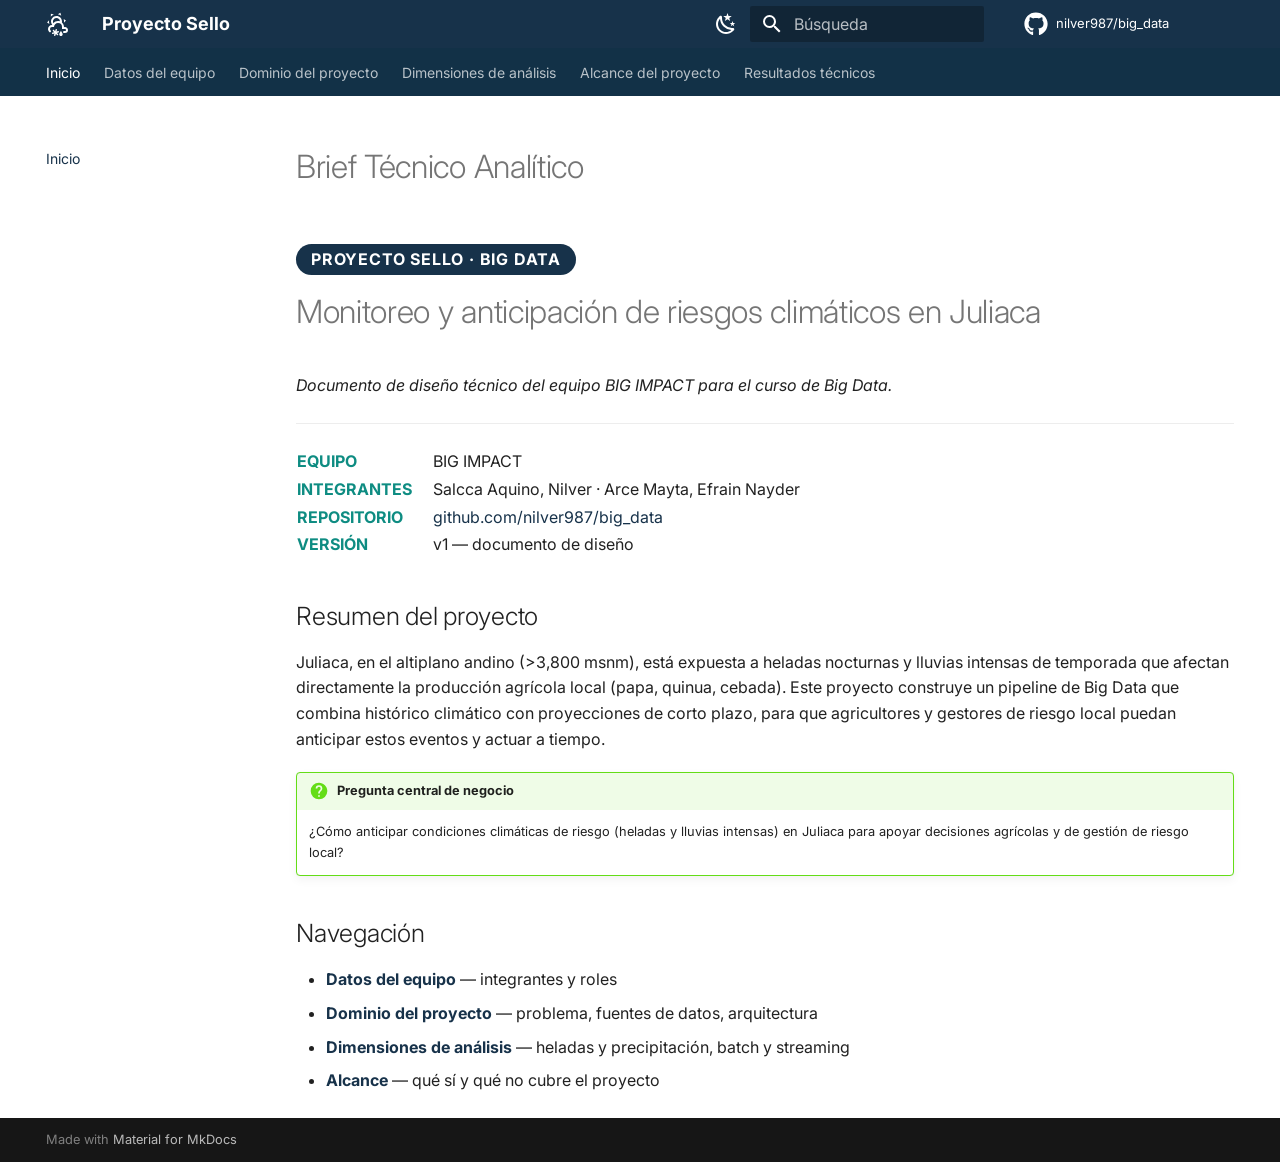
<file: index.html>
<!doctype html>
<html lang="es" class="no-js">
  <head>
    
      <meta charset="utf-8">
      <meta name="viewport" content="width=device-width,initial-scale=1">
      
        <meta name="description" content="Brief Técnico Analítico — Monitoreo y anticipación de riesgos climáticos en Juliaca">
      
      
        <meta name="author" content="Salcca Aquino, Nilver · Arce Mayta, Efrain Nayder">
      
      
      
      
        <link rel="next" href="equipo/">
      
      
        
      
      
      <link rel="icon" href="assets/images/favicon.png">
      <meta name="generator" content="mkdocs-1.6.1, mkdocs-material-9.7.7">
    
    
      
        <title>Proyecto Sello</title>
      
    
    
      <link rel="stylesheet" href="assets/stylesheets/main.ec1eaa64.min.css">
      
        
        <link rel="stylesheet" href="assets/stylesheets/palette.ab4e12ef.min.css">
      
      


    
    
      
    
    
      
        
        
        <link rel="preconnect" href="https://fonts.gstatic.com" crossorigin>
        <link rel="stylesheet" href="https://fonts.googleapis.com/css?family=Inter:300,300i,400,400i,700,700i%7CRoboto+Mono:400,400i,700,700i&display=fallback">
        <style>:root{--md-text-font:"Inter";--md-code-font:"Roboto Mono"}</style>
      
    
    
      <link rel="stylesheet" href="stylesheets/extra.css">
    
    <script>__md_scope=new URL(".",location),__md_hash=e=>[...e].reduce(((e,_)=>(e<<5)-e+_.charCodeAt(0)),0),__md_get=(e,_=localStorage,t=__md_scope)=>JSON.parse(_.getItem(t.pathname+"."+e)),__md_set=(e,_,t=localStorage,a=__md_scope)=>{try{t.setItem(a.pathname+"."+e,JSON.stringify(_))}catch(e){}}</script>
    
      

    
    
  </head>
  
  
    
    
      
    
    
    
    
    <body dir="ltr" data-md-color-scheme="default" data-md-color-primary="custom" data-md-color-accent="teal">
  
    
    <input class="md-toggle" data-md-toggle="drawer" type="checkbox" id="__drawer" autocomplete="off">
    <input class="md-toggle" data-md-toggle="search" type="checkbox" id="__search" autocomplete="off">
    <label class="md-overlay" for="__drawer"></label>
    <div data-md-component="skip">
      
        
        <a href="#brief-tecnico-analitico" class="md-skip">
          Saltar a contenido
        </a>
      
    </div>
    <div data-md-component="announce">
      
    </div>
    
    
      

<header class="md-header" data-md-component="header">
  <nav class="md-header__inner md-grid" aria-label="Cabecera">
    <a href="." title="Proyecto Sello" class="md-header__button md-logo" aria-label="Proyecto Sello" data-md-component="logo">
      
  
  <svg xmlns="http://www.w3.org/2000/svg" viewBox="0 0 24 24"><path d="M13.55 2.66c-.55-.24-1.1-.4-1.67-.51L14.37.84l.9 2.89a7.7 7.7 0 0 0-1.72-1.07m-7.46.8q-.735.525-1.29 1.2l.11-2.82 2.96.69c-.62.2-1.22.52-1.78.93M18 8.73c-.09-.58-.22-1.16-.41-1.7l2.38 1.5-2.05 2.23c.11-.66.13-1.34.08-2.03M3.04 10.32c.07.6.21 1.18.39 1.71l-2.37-1.5L3.1 8.3c-.1.65-.13 1.34-.06 2.02m13.64 11.89c0 .99-.77 1.79-1.73 1.79-.95 0-1.72-.8-1.72-1.79 0-1.18 1.72-3.18 1.72-3.18s1.73 2 1.73 3.18m-10.65-.76c-.1-.38.12-.77.51-.87l1.59-.43L6.96 19a.7.7 0 0 1 0-1c.27-.3.74-.3 1.04 0l1.14 1.14.41-1.58c.1-.39.5-.62.88-.51.39.1.62.5.5.88l-.43 1.57 1.6-.4c.4-.1.78.11.9.5a.74.74 0 0 1-.53.87l-1.58.42 1.16 1.16c.28.27.28.74 0 1.02s-.74.28-1.02 0L9.87 21.9l-.42 1.6c-.1.38-.5.6-.88.5-.39-.1-.6-.5-.51-.88l.44-1.57-1.59.41c-.41.1-.78-.12-.88-.51M19 15.03c-.35 0-.69.05-1 .16v-.16c0-1.82-.81-3.45-2.08-4.53.43-2.45-.82-4.97-3.17-6-2.78-1.23-6.03.03-7.25 2.78-.9 1.99-.5 4.19.77 5.75H6c-2.21 0-4 1.78-4 4 0 1.14.5 2.17 1.27 2.9 0 0 .7.71 1.41 0s0-1.43 0-1.43c-.41-.35-.68-.88-.68-1.47a2 2 0 0 1 2-2h2c0-2.22 1.79-4 4-4a4 4 0 0 1 4 4v2h3a1 1 0 0 1 1 1c0 .54-.45 1-1 1h-1s-1 0-1 1 1 1 1 1h1a3 3 0 0 0 3-3c0-1.66-1.34-3-3-3m-7-6c-1.84 0-3.5.82-4.59 2.13a3.51 3.51 0 0 1-.1-3.07 3.496 3.496 0 0 1 4.62-1.77A3.52 3.52 0 0 1 14 9.37c-.62-.22-1.3-.34-2-.34"/></svg>

    </a>
    <label class="md-header__button md-icon" for="__drawer">
      
      <svg xmlns="http://www.w3.org/2000/svg" viewBox="0 0 24 24"><path d="M3 6h18v2H3zm0 5h18v2H3zm0 5h18v2H3z"/></svg>
    </label>
    <div class="md-header__title" data-md-component="header-title">
      <div class="md-header__ellipsis">
        <div class="md-header__topic">
          <span class="md-ellipsis">
            Proyecto Sello
          </span>
        </div>
        <div class="md-header__topic" data-md-component="header-topic">
          <span class="md-ellipsis">
            
              Inicio
            
          </span>
        </div>
      </div>
    </div>
    
      
        <form class="md-header__option" data-md-component="palette">
  
    
    
    
    <input class="md-option" data-md-color-media="" data-md-color-scheme="default" data-md-color-primary="custom" data-md-color-accent="teal"  aria-label="Cambiar a modo oscuro"  type="radio" name="__palette" id="__palette_0">
    
      <label class="md-header__button md-icon" title="Cambiar a modo oscuro" for="__palette_1" hidden>
        <svg xmlns="http://www.w3.org/2000/svg" viewBox="0 0 24 24"><path d="m17.75 4.09-2.53 1.94.91 3.06-2.63-1.81-2.63 1.81.91-3.06-2.53-1.94L12.44 4l1.06-3 1.06 3zm3.5 6.91-1.64 1.25.59 1.98-1.7-1.17-1.7 1.17.59-1.98L15.75 11l2.06-.05L18.5 9l.69 1.95zm-2.28 4.95c.83-.08 1.72 1.1 1.19 1.85-.32.45-.66.87-1.08 1.27C15.17 23 8.84 23 4.94 19.07c-3.91-3.9-3.91-10.24 0-14.14.4-.4.82-.76 1.27-1.08.75-.53 1.93.36 1.85 1.19-.27 2.86.69 5.83 2.89 8.02a9.96 9.96 0 0 0 8.02 2.89m-1.64 2.02a12.08 12.08 0 0 1-7.8-3.47c-2.17-2.19-3.33-5-3.49-7.82-2.81 3.14-2.7 7.96.31 10.98 3.02 3.01 7.84 3.12 10.98.31"/></svg>
      </label>
    
  
    
    
    
    <input class="md-option" data-md-color-media="" data-md-color-scheme="slate" data-md-color-primary="custom" data-md-color-accent="teal"  aria-label="Cambiar a modo claro"  type="radio" name="__palette" id="__palette_1">
    
      <label class="md-header__button md-icon" title="Cambiar a modo claro" for="__palette_0" hidden>
        <svg xmlns="http://www.w3.org/2000/svg" viewBox="0 0 24 24"><path d="M12 7a5 5 0 0 1 5 5 5 5 0 0 1-5 5 5 5 0 0 1-5-5 5 5 0 0 1 5-5m0 2a3 3 0 0 0-3 3 3 3 0 0 0 3 3 3 3 0 0 0 3-3 3 3 0 0 0-3-3m0-7 2.39 3.42C13.65 5.15 12.84 5 12 5s-1.65.15-2.39.42zM3.34 7l4.16-.35A7.2 7.2 0 0 0 5.94 8.5c-.44.74-.69 1.5-.83 2.29zm.02 10 1.76-3.77a7.131 7.131 0 0 0 2.38 4.14zM20.65 7l-1.77 3.79a7.02 7.02 0 0 0-2.38-4.15zm-.01 10-4.14.36c.59-.51 1.12-1.14 1.54-1.86.42-.73.69-1.5.83-2.29zM12 22l-2.41-3.44c.74.27 1.55.44 2.41.44.82 0 1.63-.17 2.37-.44z"/></svg>
      </label>
    
  
</form>
      
    
    
      <script>var palette=__md_get("__palette");if(palette&&palette.color){if("(prefers-color-scheme)"===palette.color.media){var media=matchMedia("(prefers-color-scheme: light)"),input=document.querySelector(media.matches?"[data-md-color-media='(prefers-color-scheme: light)']":"[data-md-color-media='(prefers-color-scheme: dark)']");palette.color.media=input.getAttribute("data-md-color-media"),palette.color.scheme=input.getAttribute("data-md-color-scheme"),palette.color.primary=input.getAttribute("data-md-color-primary"),palette.color.accent=input.getAttribute("data-md-color-accent")}for(var[key,value]of Object.entries(palette.color))document.body.setAttribute("data-md-color-"+key,value)}</script>
    
    
    
      
      
        <label class="md-header__button md-icon" for="__search">
          
          <svg xmlns="http://www.w3.org/2000/svg" viewBox="0 0 24 24"><path d="M9.5 3A6.5 6.5 0 0 1 16 9.5c0 1.61-.59 3.09-1.56 4.23l.27.27h.79l5 5-1.5 1.5-5-5v-.79l-.27-.27A6.52 6.52 0 0 1 9.5 16 6.5 6.5 0 0 1 3 9.5 6.5 6.5 0 0 1 9.5 3m0 2C7 5 5 7 5 9.5S7 14 9.5 14 14 12 14 9.5 12 5 9.5 5"/></svg>
        </label>
        <div class="md-search" data-md-component="search" role="dialog">
  <label class="md-search__overlay" for="__search"></label>
  <div class="md-search__inner" role="search">
    <form class="md-search__form" name="search">
      <input type="text" class="md-search__input" name="query" aria-label="Búsqueda" placeholder="Búsqueda" autocapitalize="off" autocorrect="off" autocomplete="off" spellcheck="false" data-md-component="search-query" required>
      <label class="md-search__icon md-icon" for="__search">
        
        <svg xmlns="http://www.w3.org/2000/svg" viewBox="0 0 24 24"><path d="M9.5 3A6.5 6.5 0 0 1 16 9.5c0 1.61-.59 3.09-1.56 4.23l.27.27h.79l5 5-1.5 1.5-5-5v-.79l-.27-.27A6.52 6.52 0 0 1 9.5 16 6.5 6.5 0 0 1 3 9.5 6.5 6.5 0 0 1 9.5 3m0 2C7 5 5 7 5 9.5S7 14 9.5 14 14 12 14 9.5 12 5 9.5 5"/></svg>
        
        <svg xmlns="http://www.w3.org/2000/svg" viewBox="0 0 24 24"><path d="M20 11v2H8l5.5 5.5-1.42 1.42L4.16 12l7.92-7.92L13.5 5.5 8 11z"/></svg>
      </label>
      <nav class="md-search__options" aria-label="Buscar">
        
        <button type="reset" class="md-search__icon md-icon" title="Limpiar" aria-label="Limpiar" tabindex="-1">
          
          <svg xmlns="http://www.w3.org/2000/svg" viewBox="0 0 24 24"><path d="M19 6.41 17.59 5 12 10.59 6.41 5 5 6.41 10.59 12 5 17.59 6.41 19 12 13.41 17.59 19 19 17.59 13.41 12z"/></svg>
        </button>
      </nav>
      
    </form>
    <div class="md-search__output">
      <div class="md-search__scrollwrap" tabindex="0" data-md-scrollfix>
        <div class="md-search-result" data-md-component="search-result">
          <div class="md-search-result__meta">
            Inicializando búsqueda
          </div>
          <ol class="md-search-result__list" role="presentation"></ol>
        </div>
      </div>
    </div>
  </div>
</div>
      
    
    
      <div class="md-header__source">
        <a href="https://github.com/nilver987/big_data" title="Ir al repositorio" class="md-source" data-md-component="source">
  <div class="md-source__icon md-icon">
    
    <svg xmlns="http://www.w3.org/2000/svg" viewBox="0 0 512 512"><!--! Font Awesome Free 7.1.0 by @fontawesome - https://fontawesome.com License - https://fontawesome.com/license/free (Icons: CC BY 4.0, Fonts: SIL OFL 1.1, Code: MIT License) Copyright 2025 Fonticons, Inc.--><path d="M173.9 397.4c0 2-2.3 3.6-5.2 3.6-3.3.3-5.6-1.3-5.6-3.6 0-2 2.3-3.6 5.2-3.6 3-.3 5.6 1.3 5.6 3.6m-31.1-4.5c-.7 2 1.3 4.3 4.3 4.9 2.6 1 5.6 0 6.2-2s-1.3-4.3-4.3-5.2c-2.6-.7-5.5.3-6.2 2.3m44.2-1.7c-2.9.7-4.9 2.6-4.6 4.9.3 2 2.9 3.3 5.9 2.6 2.9-.7 4.9-2.6 4.6-4.6-.3-1.9-3-3.2-5.9-2.9M252.8 8C114.1 8 8 113.3 8 252c0 110.9 69.8 205.8 169.5 239.2 12.8 2.3 17.3-5.6 17.3-12.1 0-6.2-.3-40.4-.3-61.4 0 0-70 15-84.7-29.8 0 0-11.4-29.1-27.8-36.6 0 0-22.9-15.7 1.6-15.4 0 0 24.9 2 38.6 25.8 21.9 38.6 58.6 27.5 72.9 20.9 2.3-16 8.8-27.1 16-33.7-55.9-6.2-112.3-14.3-112.3-110.5 0-27.5 7.6-41.3 23.6-58.9-2.6-6.5-11.1-33.3 2.6-67.9 20.9-6.5 69 27 69 27 20-5.6 41.5-8.5 62.8-8.5s42.8 2.9 62.8 8.5c0 0 48.1-33.6 69-27 13.7 34.7 5.2 61.4 2.6 67.9 16 17.7 25.8 31.5 25.8 58.9 0 96.5-58.9 104.2-114.8 110.5 9.2 7.9 17 22.9 17 46.4 0 33.7-.3 75.4-.3 83.6 0 6.5 4.6 14.4 17.3 12.1C436.2 457.8 504 362.9 504 252 504 113.3 391.5 8 252.8 8M105.2 352.9c-1.3 1-1 3.3.7 5.2 1.6 1.6 3.9 2.3 5.2 1 1.3-1 1-3.3-.7-5.2-1.6-1.6-3.9-2.3-5.2-1m-10.8-8.1c-.7 1.3.3 2.9 2.3 3.9 1.6 1 3.6.7 4.3-.7.7-1.3-.3-2.9-2.3-3.9-2-.6-3.6-.3-4.3.7m32.4 35.6c-1.6 1.3-1 4.3 1.3 6.2 2.3 2.3 5.2 2.6 6.5 1 1.3-1.3.7-4.3-1.3-6.2-2.2-2.3-5.2-2.6-6.5-1m-11.4-14.7c-1.6 1-1.6 3.6 0 5.9s4.3 3.3 5.6 2.3c1.6-1.3 1.6-3.9 0-6.2-1.4-2.3-4-3.3-5.6-2"/></svg>
  </div>
  <div class="md-source__repository">
    nilver987/big_data
  </div>
</a>
      </div>
    
  </nav>
  
</header>
    
    <div class="md-container" data-md-component="container">
      
      
        
          
            
<nav class="md-tabs" aria-label="Pestañas" data-md-component="tabs">
  <div class="md-grid">
    <ul class="md-tabs__list">
      
        
  
  
  
    
  
  
    <li class="md-tabs__item md-tabs__item--active">
      <a href="." class="md-tabs__link">
        
  
  
    
  
  Inicio

      </a>
    </li>
  

      
        
  
  
  
  
    <li class="md-tabs__item">
      <a href="equipo/" class="md-tabs__link">
        
  
  
    
  
  Datos del equipo

      </a>
    </li>
  

      
        
  
  
  
  
    <li class="md-tabs__item">
      <a href="dominio/" class="md-tabs__link">
        
  
  
    
  
  Dominio del proyecto

      </a>
    </li>
  

      
        
  
  
  
  
    
    
      <li class="md-tabs__item">
        <a href="dimensiones/asignacion/" class="md-tabs__link">
          
  
  
    
  
  Dimensiones de análisis

        </a>
      </li>
    
  

      
        
  
  
  
  
    <li class="md-tabs__item">
      <a href="alcance/" class="md-tabs__link">
        
  
  
    
  
  Alcance del proyecto

      </a>
    </li>
  

      
        
  
  
  
  
    
    
      <li class="md-tabs__item">
        <a href="resultados/heladas/01_heladas_nilver/" class="md-tabs__link">
          
  
  
    
  
  Resultados técnicos

        </a>
      </li>
    
  

      
    </ul>
  </div>
</nav>
          
        
      
      <main class="md-main" data-md-component="main">
        <div class="md-main__inner md-grid">
          
            
              
              <div class="md-sidebar md-sidebar--primary" data-md-component="sidebar" data-md-type="navigation" >
                <div class="md-sidebar__scrollwrap">
                  <div class="md-sidebar__inner">
                    


  


  

<nav class="md-nav md-nav--primary md-nav--lifted md-nav--integrated" aria-label="Navegación" data-md-level="0">
  <label class="md-nav__title" for="__drawer">
    <a href="." title="Proyecto Sello" class="md-nav__button md-logo" aria-label="Proyecto Sello" data-md-component="logo">
      
  
  <svg xmlns="http://www.w3.org/2000/svg" viewBox="0 0 24 24"><path d="M13.55 2.66c-.55-.24-1.1-.4-1.67-.51L14.37.84l.9 2.89a7.7 7.7 0 0 0-1.72-1.07m-7.46.8q-.735.525-1.29 1.2l.11-2.82 2.96.69c-.62.2-1.22.52-1.78.93M18 8.73c-.09-.58-.22-1.16-.41-1.7l2.38 1.5-2.05 2.23c.11-.66.13-1.34.08-2.03M3.04 10.32c.07.6.21 1.18.39 1.71l-2.37-1.5L3.1 8.3c-.1.65-.13 1.34-.06 2.02m13.64 11.89c0 .99-.77 1.79-1.73 1.79-.95 0-1.72-.8-1.72-1.79 0-1.18 1.72-3.18 1.72-3.18s1.73 2 1.73 3.18m-10.65-.76c-.1-.38.12-.77.51-.87l1.59-.43L6.96 19a.7.7 0 0 1 0-1c.27-.3.74-.3 1.04 0l1.14 1.14.41-1.58c.1-.39.5-.62.88-.51.39.1.62.5.5.88l-.43 1.57 1.6-.4c.4-.1.78.11.9.5a.74.74 0 0 1-.53.87l-1.58.42 1.16 1.16c.28.27.28.74 0 1.02s-.74.28-1.02 0L9.87 21.9l-.42 1.6c-.1.38-.5.6-.88.5-.39-.1-.6-.5-.51-.88l.44-1.57-1.59.41c-.41.1-.78-.12-.88-.51M19 15.03c-.35 0-.69.05-1 .16v-.16c0-1.82-.81-3.45-2.08-4.53.43-2.45-.82-4.97-3.17-6-2.78-1.23-6.03.03-7.25 2.78-.9 1.99-.5 4.19.77 5.75H6c-2.21 0-4 1.78-4 4 0 1.14.5 2.17 1.27 2.9 0 0 .7.71 1.41 0s0-1.43 0-1.43c-.41-.35-.68-.88-.68-1.47a2 2 0 0 1 2-2h2c0-2.22 1.79-4 4-4a4 4 0 0 1 4 4v2h3a1 1 0 0 1 1 1c0 .54-.45 1-1 1h-1s-1 0-1 1 1 1 1 1h1a3 3 0 0 0 3-3c0-1.66-1.34-3-3-3m-7-6c-1.84 0-3.5.82-4.59 2.13a3.51 3.51 0 0 1-.1-3.07 3.496 3.496 0 0 1 4.62-1.77A3.52 3.52 0 0 1 14 9.37c-.62-.22-1.3-.34-2-.34"/></svg>

    </a>
    Proyecto Sello
  </label>
  
    <div class="md-nav__source">
      <a href="https://github.com/nilver987/big_data" title="Ir al repositorio" class="md-source" data-md-component="source">
  <div class="md-source__icon md-icon">
    
    <svg xmlns="http://www.w3.org/2000/svg" viewBox="0 0 512 512"><!--! Font Awesome Free 7.1.0 by @fontawesome - https://fontawesome.com License - https://fontawesome.com/license/free (Icons: CC BY 4.0, Fonts: SIL OFL 1.1, Code: MIT License) Copyright 2025 Fonticons, Inc.--><path d="M173.9 397.4c0 2-2.3 3.6-5.2 3.6-3.3.3-5.6-1.3-5.6-3.6 0-2 2.3-3.6 5.2-3.6 3-.3 5.6 1.3 5.6 3.6m-31.1-4.5c-.7 2 1.3 4.3 4.3 4.9 2.6 1 5.6 0 6.2-2s-1.3-4.3-4.3-5.2c-2.6-.7-5.5.3-6.2 2.3m44.2-1.7c-2.9.7-4.9 2.6-4.6 4.9.3 2 2.9 3.3 5.9 2.6 2.9-.7 4.9-2.6 4.6-4.6-.3-1.9-3-3.2-5.9-2.9M252.8 8C114.1 8 8 113.3 8 252c0 110.9 69.8 205.8 169.5 239.2 12.8 2.3 17.3-5.6 17.3-12.1 0-6.2-.3-40.4-.3-61.4 0 0-70 15-84.7-29.8 0 0-11.4-29.1-27.8-36.6 0 0-22.9-15.7 1.6-15.4 0 0 24.9 2 38.6 25.8 21.9 38.6 58.6 27.5 72.9 20.9 2.3-16 8.8-27.1 16-33.7-55.9-6.2-112.3-14.3-112.3-110.5 0-27.5 7.6-41.3 23.6-58.9-2.6-6.5-11.1-33.3 2.6-67.9 20.9-6.5 69 27 69 27 20-5.6 41.5-8.5 62.8-8.5s42.8 2.9 62.8 8.5c0 0 48.1-33.6 69-27 13.7 34.7 5.2 61.4 2.6 67.9 16 17.7 25.8 31.5 25.8 58.9 0 96.5-58.9 104.2-114.8 110.5 9.2 7.9 17 22.9 17 46.4 0 33.7-.3 75.4-.3 83.6 0 6.5 4.6 14.4 17.3 12.1C436.2 457.8 504 362.9 504 252 504 113.3 391.5 8 252.8 8M105.2 352.9c-1.3 1-1 3.3.7 5.2 1.6 1.6 3.9 2.3 5.2 1 1.3-1 1-3.3-.7-5.2-1.6-1.6-3.9-2.3-5.2-1m-10.8-8.1c-.7 1.3.3 2.9 2.3 3.9 1.6 1 3.6.7 4.3-.7.7-1.3-.3-2.9-2.3-3.9-2-.6-3.6-.3-4.3.7m32.4 35.6c-1.6 1.3-1 4.3 1.3 6.2 2.3 2.3 5.2 2.6 6.5 1 1.3-1.3.7-4.3-1.3-6.2-2.2-2.3-5.2-2.6-6.5-1m-11.4-14.7c-1.6 1-1.6 3.6 0 5.9s4.3 3.3 5.6 2.3c1.6-1.3 1.6-3.9 0-6.2-1.4-2.3-4-3.3-5.6-2"/></svg>
  </div>
  <div class="md-source__repository">
    nilver987/big_data
  </div>
</a>
    </div>
  
  <ul class="md-nav__list" data-md-scrollfix>
    
      
      
  
  
    
  
  
  
    <li class="md-nav__item md-nav__item--active">
      
      <input class="md-nav__toggle md-toggle" type="checkbox" id="__toc">
      
      
        
      
      
      <a href="." class="md-nav__link md-nav__link--active">
        
  
  
  <span class="md-ellipsis">
    
  
    Inicio
  

    
  </span>
  
  

      </a>
      
    </li>
  

    
      
      
  
  
  
  
    <li class="md-nav__item">
      <a href="equipo/" class="md-nav__link">
        
  
  
  <span class="md-ellipsis">
    
  
    Datos del equipo
  

    
  </span>
  
  

      </a>
    </li>
  

    
      
      
  
  
  
  
    <li class="md-nav__item">
      <a href="dominio/" class="md-nav__link">
        
  
  
  <span class="md-ellipsis">
    
  
    Dominio del proyecto
  

    
  </span>
  
  

      </a>
    </li>
  

    
      
      
  
  
  
  
    
    
      
        
      
        
      
        
      
    
    
    
      
      
        
      
    
    
    <li class="md-nav__item md-nav__item--nested">
      
        
        
        <input class="md-nav__toggle md-toggle " type="checkbox" id="__nav_4" >
        
          
          <label class="md-nav__link" for="__nav_4" id="__nav_4_label" tabindex="0">
            
  
  
  <span class="md-ellipsis">
    
  
    Dimensiones de análisis
  

    
  </span>
  
  

            <span class="md-nav__icon md-icon"></span>
          </label>
        
        <nav class="md-nav" data-md-level="1" aria-labelledby="__nav_4_label" aria-expanded="false">
          <label class="md-nav__title" for="__nav_4">
            <span class="md-nav__icon md-icon"></span>
            
  
    Dimensiones de análisis
  

          </label>
          <ul class="md-nav__list" data-md-scrollfix>
            
              
                
  
  
  
  
    <li class="md-nav__item">
      <a href="dimensiones/asignacion/" class="md-nav__link">
        
  
  
  <span class="md-ellipsis">
    
  
    Tabla de asignación
  

    
  </span>
  
  

      </a>
    </li>
  

              
            
              
                
  
  
  
  
    <li class="md-nav__item">
      <a href="dimensiones/heladas/" class="md-nav__link">
        
  
  
  <span class="md-ellipsis">
    
  
    ❄️ Heladas
  

    
  </span>
  
  

      </a>
    </li>
  

              
            
              
                
  
  
  
  
    <li class="md-nav__item">
      <a href="dimensiones/precipitacion/" class="md-nav__link">
        
  
  
  <span class="md-ellipsis">
    
  
    🌧️ Precipitación
  

    
  </span>
  
  

      </a>
    </li>
  

              
            
          </ul>
        </nav>
      
    </li>
  

    
      
      
  
  
  
  
    <li class="md-nav__item">
      <a href="alcance/" class="md-nav__link">
        
  
  
  <span class="md-ellipsis">
    
  
    Alcance del proyecto
  

    
  </span>
  
  

      </a>
    </li>
  

    
      
      
  
  
  
  
    
    
      
        
      
        
      
    
    
    
      
      
        
      
    
    
    <li class="md-nav__item md-nav__item--nested">
      
        
        
        <input class="md-nav__toggle md-toggle " type="checkbox" id="__nav_6" >
        
          
          <label class="md-nav__link" for="__nav_6" id="__nav_6_label" tabindex="0">
            
  
  
  <span class="md-ellipsis">
    
  
    Resultados técnicos
  

    
  </span>
  
  

            <span class="md-nav__icon md-icon"></span>
          </label>
        
        <nav class="md-nav" data-md-level="1" aria-labelledby="__nav_6_label" aria-expanded="false">
          <label class="md-nav__title" for="__nav_6">
            <span class="md-nav__icon md-icon"></span>
            
  
    Resultados técnicos
  

          </label>
          <ul class="md-nav__list" data-md-scrollfix>
            
              
                
  
  
  
  
    <li class="md-nav__item">
      <a href="resultados/heladas/01_heladas_nilver/" class="md-nav__link">
        
  
  
  <span class="md-ellipsis">
    
  
    ❄️ Heladas
  

    
  </span>
  
  

      </a>
    </li>
  

              
            
              
                
  
  
  
  
    <li class="md-nav__item">
      <a href="resultados/precipitacion/02_precipitacion_nayder/" class="md-nav__link">
        
  
  
  <span class="md-ellipsis">
    
  
    🌧️ Precipitación
  

    
  </span>
  
  

      </a>
    </li>
  

              
            
          </ul>
        </nav>
      
    </li>
  

    
  </ul>
</nav>
                  </div>
                </div>
              </div>
            
            
          
          
            <div class="md-content" data-md-component="content">
              
              <article class="md-content__inner md-typeset">
                
                  


  
  


<h1 id="brief-tecnico-analitico">Brief Técnico Analítico<a class="headerlink" href="#brief-tecnico-analitico" title="Permanent link">#</a></h1>
<p class="pill">PROYECTO SELLO · BIG DATA</p>

<h1 id="monitoreo-y-anticipacion-de-riesgos-climaticos-en-juliaca">Monitoreo y anticipación de riesgos climáticos en Juliaca<a class="headerlink" href="#monitoreo-y-anticipacion-de-riesgos-climaticos-en-juliaca" title="Permanent link">#</a></h1>
<p><em>Documento de diseño técnico del equipo </em><em>BIG IMPACT</em><em> para el curso de Big Data.</em></p>
<hr />
<table class="cover-table">
<tr><td>Equipo</td><td>BIG IMPACT</td></tr>
<tr><td>Integrantes</td><td>Salcca Aquino, Nilver · Arce Mayta, Efrain Nayder</td></tr>
<tr><td>Repositorio</td><td><a href="https://github.com/nilver987/big_data">github.com/nilver987/big_data</a></td></tr>
<tr><td>Versión</td><td>v1 — documento de diseño</td></tr>
</table>

<h2 id="resumen-del-proyecto">Resumen del proyecto<a class="headerlink" href="#resumen-del-proyecto" title="Permanent link">#</a></h2>
<p>Juliaca, en el altiplano andino (&gt;3,800 msnm), está expuesta a heladas nocturnas y lluvias intensas de temporada que afectan directamente la producción agrícola local (papa, quinua, cebada). Este proyecto construye un pipeline de Big Data que combina histórico climático con proyecciones de corto plazo, para que agricultores y gestores de riesgo local puedan anticipar estos eventos y actuar a tiempo.</p>
<div class="admonition question">
<p class="admonition-title">Pregunta central de negocio</p>
<p>¿Cómo anticipar condiciones climáticas de riesgo (heladas y lluvias intensas) en Juliaca para apoyar decisiones agrícolas y de gestión de riesgo local?</p>
</div>
<h2 id="navegacion">Navegación<a class="headerlink" href="#navegacion" title="Permanent link">#</a></h2>
<ul>
<li><strong><a href="equipo/">Datos del equipo</a></strong> — integrantes y roles</li>
<li><strong><a href="dominio/">Dominio del proyecto</a></strong> — problema, fuentes de datos, arquitectura</li>
<li><strong><a href="dimensiones/asignacion/">Dimensiones de análisis</a></strong> — heladas y precipitación, batch y streaming</li>
<li><strong><a href="alcance/">Alcance</a></strong> — qué sí y qué no cubre el proyecto</li>
</ul>












                
              </article>
            </div>
          
          
  <script>var tabs=__md_get("__tabs");if(Array.isArray(tabs))e:for(var set of document.querySelectorAll(".tabbed-set")){var labels=set.querySelector(".tabbed-labels");for(var tab of tabs)for(var label of labels.getElementsByTagName("label"))if(label.innerText.trim()===tab){var input=document.getElementById(label.htmlFor);input.checked=!0;continue e}}</script>

<script>var target=document.getElementById(location.hash.slice(1));target&&target.name&&(target.checked=target.name.startsWith("__tabbed_"))</script>
        </div>
        
          <button type="button" class="md-top md-icon" data-md-component="top" hidden>
  
  <svg xmlns="http://www.w3.org/2000/svg" viewBox="0 0 24 24"><path d="M13 20h-2V8l-5.5 5.5-1.42-1.42L12 4.16l7.92 7.92-1.42 1.42L13 8z"/></svg>
  Volver al principio
</button>
        
      </main>
      
        <footer class="md-footer">
  
  <div class="md-footer-meta md-typeset">
    <div class="md-footer-meta__inner md-grid">
      <div class="md-copyright">
  
  
    Made with
    <a href="https://squidfunk.github.io/mkdocs-material/" target="_blank" rel="noopener">
      Material for MkDocs
    </a>
  
</div>
      
    </div>
  </div>
</footer>
      
    </div>
    <div class="md-dialog" data-md-component="dialog">
      <div class="md-dialog__inner md-typeset"></div>
    </div>
    
    
    
      
      
      <script id="__config" type="application/json">{"annotate": null, "base": ".", "features": ["navigation.tabs", "navigation.sections", "navigation.top", "navigation.indexes", "toc.integrate", "content.code.copy", "content.tabs.link"], "search": "assets/javascripts/workers/search.2c215733.min.js", "tags": null, "translations": {"clipboard.copied": "Copiado al portapapeles", "clipboard.copy": "Copiar al portapapeles", "search.result.more.one": "1 m\u00e1s en esta p\u00e1gina", "search.result.more.other": "# m\u00e1s en esta p\u00e1gina", "search.result.none": "No se encontraron documentos", "search.result.one": "1 documento encontrado", "search.result.other": "# documentos encontrados", "search.result.placeholder": "Teclee para comenzar b\u00fasqueda", "search.result.term.missing": "Falta", "select.version": "Seleccionar versi\u00f3n"}, "version": null}</script>
    
    
      <script src="assets/javascripts/bundle.d7400e89.min.js"></script>
      
    
  </body>
</html>
</file>
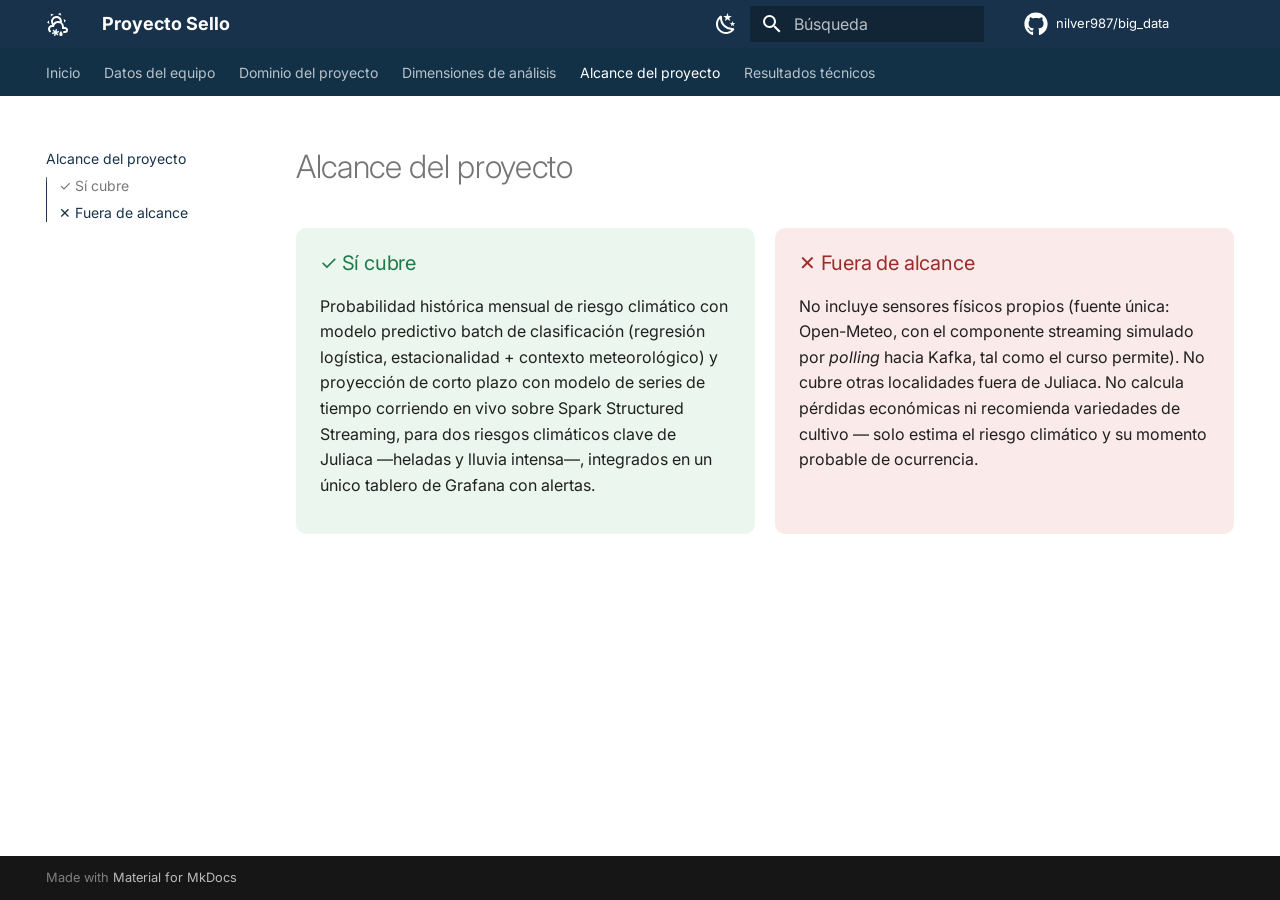
<file: alcance/index.html>
<!doctype html>
<html lang="es" class="no-js">
  <head>
    
      <meta charset="utf-8">
      <meta name="viewport" content="width=device-width,initial-scale=1">
      
        <meta name="description" content="Brief Técnico Analítico — Monitoreo y anticipación de riesgos climáticos en Juliaca">
      
      
        <meta name="author" content="Salcca Aquino, Nilver · Arce Mayta, Efrain Nayder">
      
      
      
        <link rel="prev" href="../dimensiones/precipitacion/">
      
      
        <link rel="next" href="../resultados/heladas/01_heladas_nilver/">
      
      
        
      
      
      <link rel="icon" href="../assets/images/favicon.png">
      <meta name="generator" content="mkdocs-1.6.1, mkdocs-material-9.7.7">
    
    
      
        <title>Alcance del proyecto - Proyecto Sello</title>
      
    
    
      <link rel="stylesheet" href="../assets/stylesheets/main.ec1eaa64.min.css">
      
        
        <link rel="stylesheet" href="../assets/stylesheets/palette.ab4e12ef.min.css">
      
      


    
    
      
    
    
      
        
        
        <link rel="preconnect" href="https://fonts.gstatic.com" crossorigin>
        <link rel="stylesheet" href="https://fonts.googleapis.com/css?family=Inter:300,300i,400,400i,700,700i%7CRoboto+Mono:400,400i,700,700i&display=fallback">
        <style>:root{--md-text-font:"Inter";--md-code-font:"Roboto Mono"}</style>
      
    
    
      <link rel="stylesheet" href="../stylesheets/extra.css">
    
    <script>__md_scope=new URL("..",location),__md_hash=e=>[...e].reduce(((e,_)=>(e<<5)-e+_.charCodeAt(0)),0),__md_get=(e,_=localStorage,t=__md_scope)=>JSON.parse(_.getItem(t.pathname+"."+e)),__md_set=(e,_,t=localStorage,a=__md_scope)=>{try{t.setItem(a.pathname+"."+e,JSON.stringify(_))}catch(e){}}</script>
    
      

    
    
  </head>
  
  
    
    
      
    
    
    
    
    <body dir="ltr" data-md-color-scheme="default" data-md-color-primary="custom" data-md-color-accent="teal">
  
    
    <input class="md-toggle" data-md-toggle="drawer" type="checkbox" id="__drawer" autocomplete="off">
    <input class="md-toggle" data-md-toggle="search" type="checkbox" id="__search" autocomplete="off">
    <label class="md-overlay" for="__drawer"></label>
    <div data-md-component="skip">
      
        
        <a href="#alcance-del-proyecto" class="md-skip">
          Saltar a contenido
        </a>
      
    </div>
    <div data-md-component="announce">
      
    </div>
    
    
      

<header class="md-header" data-md-component="header">
  <nav class="md-header__inner md-grid" aria-label="Cabecera">
    <a href=".." title="Proyecto Sello" class="md-header__button md-logo" aria-label="Proyecto Sello" data-md-component="logo">
      
  
  <svg xmlns="http://www.w3.org/2000/svg" viewBox="0 0 24 24"><path d="M13.55 2.66c-.55-.24-1.1-.4-1.67-.51L14.37.84l.9 2.89a7.7 7.7 0 0 0-1.72-1.07m-7.46.8q-.735.525-1.29 1.2l.11-2.82 2.96.69c-.62.2-1.22.52-1.78.93M18 8.73c-.09-.58-.22-1.16-.41-1.7l2.38 1.5-2.05 2.23c.11-.66.13-1.34.08-2.03M3.04 10.32c.07.6.21 1.18.39 1.71l-2.37-1.5L3.1 8.3c-.1.65-.13 1.34-.06 2.02m13.64 11.89c0 .99-.77 1.79-1.73 1.79-.95 0-1.72-.8-1.72-1.79 0-1.18 1.72-3.18 1.72-3.18s1.73 2 1.73 3.18m-10.65-.76c-.1-.38.12-.77.51-.87l1.59-.43L6.96 19a.7.7 0 0 1 0-1c.27-.3.74-.3 1.04 0l1.14 1.14.41-1.58c.1-.39.5-.62.88-.51.39.1.62.5.5.88l-.43 1.57 1.6-.4c.4-.1.78.11.9.5a.74.74 0 0 1-.53.87l-1.58.42 1.16 1.16c.28.27.28.74 0 1.02s-.74.28-1.02 0L9.87 21.9l-.42 1.6c-.1.38-.5.6-.88.5-.39-.1-.6-.5-.51-.88l.44-1.57-1.59.41c-.41.1-.78-.12-.88-.51M19 15.03c-.35 0-.69.05-1 .16v-.16c0-1.82-.81-3.45-2.08-4.53.43-2.45-.82-4.97-3.17-6-2.78-1.23-6.03.03-7.25 2.78-.9 1.99-.5 4.19.77 5.75H6c-2.21 0-4 1.78-4 4 0 1.14.5 2.17 1.27 2.9 0 0 .7.71 1.41 0s0-1.43 0-1.43c-.41-.35-.68-.88-.68-1.47a2 2 0 0 1 2-2h2c0-2.22 1.79-4 4-4a4 4 0 0 1 4 4v2h3a1 1 0 0 1 1 1c0 .54-.45 1-1 1h-1s-1 0-1 1 1 1 1 1h1a3 3 0 0 0 3-3c0-1.66-1.34-3-3-3m-7-6c-1.84 0-3.5.82-4.59 2.13a3.51 3.51 0 0 1-.1-3.07 3.496 3.496 0 0 1 4.62-1.77A3.52 3.52 0 0 1 14 9.37c-.62-.22-1.3-.34-2-.34"/></svg>

    </a>
    <label class="md-header__button md-icon" for="__drawer">
      
      <svg xmlns="http://www.w3.org/2000/svg" viewBox="0 0 24 24"><path d="M3 6h18v2H3zm0 5h18v2H3zm0 5h18v2H3z"/></svg>
    </label>
    <div class="md-header__title" data-md-component="header-title">
      <div class="md-header__ellipsis">
        <div class="md-header__topic">
          <span class="md-ellipsis">
            Proyecto Sello
          </span>
        </div>
        <div class="md-header__topic" data-md-component="header-topic">
          <span class="md-ellipsis">
            
              Alcance del proyecto
            
          </span>
        </div>
      </div>
    </div>
    
      
        <form class="md-header__option" data-md-component="palette">
  
    
    
    
    <input class="md-option" data-md-color-media="" data-md-color-scheme="default" data-md-color-primary="custom" data-md-color-accent="teal"  aria-label="Cambiar a modo oscuro"  type="radio" name="__palette" id="__palette_0">
    
      <label class="md-header__button md-icon" title="Cambiar a modo oscuro" for="__palette_1" hidden>
        <svg xmlns="http://www.w3.org/2000/svg" viewBox="0 0 24 24"><path d="m17.75 4.09-2.53 1.94.91 3.06-2.63-1.81-2.63 1.81.91-3.06-2.53-1.94L12.44 4l1.06-3 1.06 3zm3.5 6.91-1.64 1.25.59 1.98-1.7-1.17-1.7 1.17.59-1.98L15.75 11l2.06-.05L18.5 9l.69 1.95zm-2.28 4.95c.83-.08 1.72 1.1 1.19 1.85-.32.45-.66.87-1.08 1.27C15.17 23 8.84 23 4.94 19.07c-3.91-3.9-3.91-10.24 0-14.14.4-.4.82-.76 1.27-1.08.75-.53 1.93.36 1.85 1.19-.27 2.86.69 5.83 2.89 8.02a9.96 9.96 0 0 0 8.02 2.89m-1.64 2.02a12.08 12.08 0 0 1-7.8-3.47c-2.17-2.19-3.33-5-3.49-7.82-2.81 3.14-2.7 7.96.31 10.98 3.02 3.01 7.84 3.12 10.98.31"/></svg>
      </label>
    
  
    
    
    
    <input class="md-option" data-md-color-media="" data-md-color-scheme="slate" data-md-color-primary="custom" data-md-color-accent="teal"  aria-label="Cambiar a modo claro"  type="radio" name="__palette" id="__palette_1">
    
      <label class="md-header__button md-icon" title="Cambiar a modo claro" for="__palette_0" hidden>
        <svg xmlns="http://www.w3.org/2000/svg" viewBox="0 0 24 24"><path d="M12 7a5 5 0 0 1 5 5 5 5 0 0 1-5 5 5 5 0 0 1-5-5 5 5 0 0 1 5-5m0 2a3 3 0 0 0-3 3 3 3 0 0 0 3 3 3 3 0 0 0 3-3 3 3 0 0 0-3-3m0-7 2.39 3.42C13.65 5.15 12.84 5 12 5s-1.65.15-2.39.42zM3.34 7l4.16-.35A7.2 7.2 0 0 0 5.94 8.5c-.44.74-.69 1.5-.83 2.29zm.02 10 1.76-3.77a7.131 7.131 0 0 0 2.38 4.14zM20.65 7l-1.77 3.79a7.02 7.02 0 0 0-2.38-4.15zm-.01 10-4.14.36c.59-.51 1.12-1.14 1.54-1.86.42-.73.69-1.5.83-2.29zM12 22l-2.41-3.44c.74.27 1.55.44 2.41.44.82 0 1.63-.17 2.37-.44z"/></svg>
      </label>
    
  
</form>
      
    
    
      <script>var palette=__md_get("__palette");if(palette&&palette.color){if("(prefers-color-scheme)"===palette.color.media){var media=matchMedia("(prefers-color-scheme: light)"),input=document.querySelector(media.matches?"[data-md-color-media='(prefers-color-scheme: light)']":"[data-md-color-media='(prefers-color-scheme: dark)']");palette.color.media=input.getAttribute("data-md-color-media"),palette.color.scheme=input.getAttribute("data-md-color-scheme"),palette.color.primary=input.getAttribute("data-md-color-primary"),palette.color.accent=input.getAttribute("data-md-color-accent")}for(var[key,value]of Object.entries(palette.color))document.body.setAttribute("data-md-color-"+key,value)}</script>
    
    
    
      
      
        <label class="md-header__button md-icon" for="__search">
          
          <svg xmlns="http://www.w3.org/2000/svg" viewBox="0 0 24 24"><path d="M9.5 3A6.5 6.5 0 0 1 16 9.5c0 1.61-.59 3.09-1.56 4.23l.27.27h.79l5 5-1.5 1.5-5-5v-.79l-.27-.27A6.52 6.52 0 0 1 9.5 16 6.5 6.5 0 0 1 3 9.5 6.5 6.5 0 0 1 9.5 3m0 2C7 5 5 7 5 9.5S7 14 9.5 14 14 12 14 9.5 12 5 9.5 5"/></svg>
        </label>
        <div class="md-search" data-md-component="search" role="dialog">
  <label class="md-search__overlay" for="__search"></label>
  <div class="md-search__inner" role="search">
    <form class="md-search__form" name="search">
      <input type="text" class="md-search__input" name="query" aria-label="Búsqueda" placeholder="Búsqueda" autocapitalize="off" autocorrect="off" autocomplete="off" spellcheck="false" data-md-component="search-query" required>
      <label class="md-search__icon md-icon" for="__search">
        
        <svg xmlns="http://www.w3.org/2000/svg" viewBox="0 0 24 24"><path d="M9.5 3A6.5 6.5 0 0 1 16 9.5c0 1.61-.59 3.09-1.56 4.23l.27.27h.79l5 5-1.5 1.5-5-5v-.79l-.27-.27A6.52 6.52 0 0 1 9.5 16 6.5 6.5 0 0 1 3 9.5 6.5 6.5 0 0 1 9.5 3m0 2C7 5 5 7 5 9.5S7 14 9.5 14 14 12 14 9.5 12 5 9.5 5"/></svg>
        
        <svg xmlns="http://www.w3.org/2000/svg" viewBox="0 0 24 24"><path d="M20 11v2H8l5.5 5.5-1.42 1.42L4.16 12l7.92-7.92L13.5 5.5 8 11z"/></svg>
      </label>
      <nav class="md-search__options" aria-label="Buscar">
        
        <button type="reset" class="md-search__icon md-icon" title="Limpiar" aria-label="Limpiar" tabindex="-1">
          
          <svg xmlns="http://www.w3.org/2000/svg" viewBox="0 0 24 24"><path d="M19 6.41 17.59 5 12 10.59 6.41 5 5 6.41 10.59 12 5 17.59 6.41 19 12 13.41 17.59 19 19 17.59 13.41 12z"/></svg>
        </button>
      </nav>
      
    </form>
    <div class="md-search__output">
      <div class="md-search__scrollwrap" tabindex="0" data-md-scrollfix>
        <div class="md-search-result" data-md-component="search-result">
          <div class="md-search-result__meta">
            Inicializando búsqueda
          </div>
          <ol class="md-search-result__list" role="presentation"></ol>
        </div>
      </div>
    </div>
  </div>
</div>
      
    
    
      <div class="md-header__source">
        <a href="https://github.com/nilver987/big_data" title="Ir al repositorio" class="md-source" data-md-component="source">
  <div class="md-source__icon md-icon">
    
    <svg xmlns="http://www.w3.org/2000/svg" viewBox="0 0 512 512"><!--! Font Awesome Free 7.1.0 by @fontawesome - https://fontawesome.com License - https://fontawesome.com/license/free (Icons: CC BY 4.0, Fonts: SIL OFL 1.1, Code: MIT License) Copyright 2025 Fonticons, Inc.--><path d="M173.9 397.4c0 2-2.3 3.6-5.2 3.6-3.3.3-5.6-1.3-5.6-3.6 0-2 2.3-3.6 5.2-3.6 3-.3 5.6 1.3 5.6 3.6m-31.1-4.5c-.7 2 1.3 4.3 4.3 4.9 2.6 1 5.6 0 6.2-2s-1.3-4.3-4.3-5.2c-2.6-.7-5.5.3-6.2 2.3m44.2-1.7c-2.9.7-4.9 2.6-4.6 4.9.3 2 2.9 3.3 5.9 2.6 2.9-.7 4.9-2.6 4.6-4.6-.3-1.9-3-3.2-5.9-2.9M252.8 8C114.1 8 8 113.3 8 252c0 110.9 69.8 205.8 169.5 239.2 12.8 2.3 17.3-5.6 17.3-12.1 0-6.2-.3-40.4-.3-61.4 0 0-70 15-84.7-29.8 0 0-11.4-29.1-27.8-36.6 0 0-22.9-15.7 1.6-15.4 0 0 24.9 2 38.6 25.8 21.9 38.6 58.6 27.5 72.9 20.9 2.3-16 8.8-27.1 16-33.7-55.9-6.2-112.3-14.3-112.3-110.5 0-27.5 7.6-41.3 23.6-58.9-2.6-6.5-11.1-33.3 2.6-67.9 20.9-6.5 69 27 69 27 20-5.6 41.5-8.5 62.8-8.5s42.8 2.9 62.8 8.5c0 0 48.1-33.6 69-27 13.7 34.7 5.2 61.4 2.6 67.9 16 17.7 25.8 31.5 25.8 58.9 0 96.5-58.9 104.2-114.8 110.5 9.2 7.9 17 22.9 17 46.4 0 33.7-.3 75.4-.3 83.6 0 6.5 4.6 14.4 17.3 12.1C436.2 457.8 504 362.9 504 252 504 113.3 391.5 8 252.8 8M105.2 352.9c-1.3 1-1 3.3.7 5.2 1.6 1.6 3.9 2.3 5.2 1 1.3-1 1-3.3-.7-5.2-1.6-1.6-3.9-2.3-5.2-1m-10.8-8.1c-.7 1.3.3 2.9 2.3 3.9 1.6 1 3.6.7 4.3-.7.7-1.3-.3-2.9-2.3-3.9-2-.6-3.6-.3-4.3.7m32.4 35.6c-1.6 1.3-1 4.3 1.3 6.2 2.3 2.3 5.2 2.6 6.5 1 1.3-1.3.7-4.3-1.3-6.2-2.2-2.3-5.2-2.6-6.5-1m-11.4-14.7c-1.6 1-1.6 3.6 0 5.9s4.3 3.3 5.6 2.3c1.6-1.3 1.6-3.9 0-6.2-1.4-2.3-4-3.3-5.6-2"/></svg>
  </div>
  <div class="md-source__repository">
    nilver987/big_data
  </div>
</a>
      </div>
    
  </nav>
  
</header>
    
    <div class="md-container" data-md-component="container">
      
      
        
          
            
<nav class="md-tabs" aria-label="Pestañas" data-md-component="tabs">
  <div class="md-grid">
    <ul class="md-tabs__list">
      
        
  
  
  
  
    <li class="md-tabs__item">
      <a href=".." class="md-tabs__link">
        
  
  
    
  
  Inicio

      </a>
    </li>
  

      
        
  
  
  
  
    <li class="md-tabs__item">
      <a href="../equipo/" class="md-tabs__link">
        
  
  
    
  
  Datos del equipo

      </a>
    </li>
  

      
        
  
  
  
  
    <li class="md-tabs__item">
      <a href="../dominio/" class="md-tabs__link">
        
  
  
    
  
  Dominio del proyecto

      </a>
    </li>
  

      
        
  
  
  
  
    
    
      <li class="md-tabs__item">
        <a href="../dimensiones/asignacion/" class="md-tabs__link">
          
  
  
    
  
  Dimensiones de análisis

        </a>
      </li>
    
  

      
        
  
  
  
    
  
  
    <li class="md-tabs__item md-tabs__item--active">
      <a href="./" class="md-tabs__link">
        
  
  
    
  
  Alcance del proyecto

      </a>
    </li>
  

      
        
  
  
  
  
    
    
      <li class="md-tabs__item">
        <a href="../resultados/heladas/01_heladas_nilver/" class="md-tabs__link">
          
  
  
    
  
  Resultados técnicos

        </a>
      </li>
    
  

      
    </ul>
  </div>
</nav>
          
        
      
      <main class="md-main" data-md-component="main">
        <div class="md-main__inner md-grid">
          
            
              
              <div class="md-sidebar md-sidebar--primary" data-md-component="sidebar" data-md-type="navigation" >
                <div class="md-sidebar__scrollwrap">
                  <div class="md-sidebar__inner">
                    


  


  

<nav class="md-nav md-nav--primary md-nav--lifted md-nav--integrated" aria-label="Navegación" data-md-level="0">
  <label class="md-nav__title" for="__drawer">
    <a href=".." title="Proyecto Sello" class="md-nav__button md-logo" aria-label="Proyecto Sello" data-md-component="logo">
      
  
  <svg xmlns="http://www.w3.org/2000/svg" viewBox="0 0 24 24"><path d="M13.55 2.66c-.55-.24-1.1-.4-1.67-.51L14.37.84l.9 2.89a7.7 7.7 0 0 0-1.72-1.07m-7.46.8q-.735.525-1.29 1.2l.11-2.82 2.96.69c-.62.2-1.22.52-1.78.93M18 8.73c-.09-.58-.22-1.16-.41-1.7l2.38 1.5-2.05 2.23c.11-.66.13-1.34.08-2.03M3.04 10.32c.07.6.21 1.18.39 1.71l-2.37-1.5L3.1 8.3c-.1.65-.13 1.34-.06 2.02m13.64 11.89c0 .99-.77 1.79-1.73 1.79-.95 0-1.72-.8-1.72-1.79 0-1.18 1.72-3.18 1.72-3.18s1.73 2 1.73 3.18m-10.65-.76c-.1-.38.12-.77.51-.87l1.59-.43L6.96 19a.7.7 0 0 1 0-1c.27-.3.74-.3 1.04 0l1.14 1.14.41-1.58c.1-.39.5-.62.88-.51.39.1.62.5.5.88l-.43 1.57 1.6-.4c.4-.1.78.11.9.5a.74.74 0 0 1-.53.87l-1.58.42 1.16 1.16c.28.27.28.74 0 1.02s-.74.28-1.02 0L9.87 21.9l-.42 1.6c-.1.38-.5.6-.88.5-.39-.1-.6-.5-.51-.88l.44-1.57-1.59.41c-.41.1-.78-.12-.88-.51M19 15.03c-.35 0-.69.05-1 .16v-.16c0-1.82-.81-3.45-2.08-4.53.43-2.45-.82-4.97-3.17-6-2.78-1.23-6.03.03-7.25 2.78-.9 1.99-.5 4.19.77 5.75H6c-2.21 0-4 1.78-4 4 0 1.14.5 2.17 1.27 2.9 0 0 .7.71 1.41 0s0-1.43 0-1.43c-.41-.35-.68-.88-.68-1.47a2 2 0 0 1 2-2h2c0-2.22 1.79-4 4-4a4 4 0 0 1 4 4v2h3a1 1 0 0 1 1 1c0 .54-.45 1-1 1h-1s-1 0-1 1 1 1 1 1h1a3 3 0 0 0 3-3c0-1.66-1.34-3-3-3m-7-6c-1.84 0-3.5.82-4.59 2.13a3.51 3.51 0 0 1-.1-3.07 3.496 3.496 0 0 1 4.62-1.77A3.52 3.52 0 0 1 14 9.37c-.62-.22-1.3-.34-2-.34"/></svg>

    </a>
    Proyecto Sello
  </label>
  
    <div class="md-nav__source">
      <a href="https://github.com/nilver987/big_data" title="Ir al repositorio" class="md-source" data-md-component="source">
  <div class="md-source__icon md-icon">
    
    <svg xmlns="http://www.w3.org/2000/svg" viewBox="0 0 512 512"><!--! Font Awesome Free 7.1.0 by @fontawesome - https://fontawesome.com License - https://fontawesome.com/license/free (Icons: CC BY 4.0, Fonts: SIL OFL 1.1, Code: MIT License) Copyright 2025 Fonticons, Inc.--><path d="M173.9 397.4c0 2-2.3 3.6-5.2 3.6-3.3.3-5.6-1.3-5.6-3.6 0-2 2.3-3.6 5.2-3.6 3-.3 5.6 1.3 5.6 3.6m-31.1-4.5c-.7 2 1.3 4.3 4.3 4.9 2.6 1 5.6 0 6.2-2s-1.3-4.3-4.3-5.2c-2.6-.7-5.5.3-6.2 2.3m44.2-1.7c-2.9.7-4.9 2.6-4.6 4.9.3 2 2.9 3.3 5.9 2.6 2.9-.7 4.9-2.6 4.6-4.6-.3-1.9-3-3.2-5.9-2.9M252.8 8C114.1 8 8 113.3 8 252c0 110.9 69.8 205.8 169.5 239.2 12.8 2.3 17.3-5.6 17.3-12.1 0-6.2-.3-40.4-.3-61.4 0 0-70 15-84.7-29.8 0 0-11.4-29.1-27.8-36.6 0 0-22.9-15.7 1.6-15.4 0 0 24.9 2 38.6 25.8 21.9 38.6 58.6 27.5 72.9 20.9 2.3-16 8.8-27.1 16-33.7-55.9-6.2-112.3-14.3-112.3-110.5 0-27.5 7.6-41.3 23.6-58.9-2.6-6.5-11.1-33.3 2.6-67.9 20.9-6.5 69 27 69 27 20-5.6 41.5-8.5 62.8-8.5s42.8 2.9 62.8 8.5c0 0 48.1-33.6 69-27 13.7 34.7 5.2 61.4 2.6 67.9 16 17.7 25.8 31.5 25.8 58.9 0 96.5-58.9 104.2-114.8 110.5 9.2 7.9 17 22.9 17 46.4 0 33.7-.3 75.4-.3 83.6 0 6.5 4.6 14.4 17.3 12.1C436.2 457.8 504 362.9 504 252 504 113.3 391.5 8 252.8 8M105.2 352.9c-1.3 1-1 3.3.7 5.2 1.6 1.6 3.9 2.3 5.2 1 1.3-1 1-3.3-.7-5.2-1.6-1.6-3.9-2.3-5.2-1m-10.8-8.1c-.7 1.3.3 2.9 2.3 3.9 1.6 1 3.6.7 4.3-.7.7-1.3-.3-2.9-2.3-3.9-2-.6-3.6-.3-4.3.7m32.4 35.6c-1.6 1.3-1 4.3 1.3 6.2 2.3 2.3 5.2 2.6 6.5 1 1.3-1.3.7-4.3-1.3-6.2-2.2-2.3-5.2-2.6-6.5-1m-11.4-14.7c-1.6 1-1.6 3.6 0 5.9s4.3 3.3 5.6 2.3c1.6-1.3 1.6-3.9 0-6.2-1.4-2.3-4-3.3-5.6-2"/></svg>
  </div>
  <div class="md-source__repository">
    nilver987/big_data
  </div>
</a>
    </div>
  
  <ul class="md-nav__list" data-md-scrollfix>
    
      
      
  
  
  
  
    <li class="md-nav__item">
      <a href=".." class="md-nav__link">
        
  
  
  <span class="md-ellipsis">
    
  
    Inicio
  

    
  </span>
  
  

      </a>
    </li>
  

    
      
      
  
  
  
  
    <li class="md-nav__item">
      <a href="../equipo/" class="md-nav__link">
        
  
  
  <span class="md-ellipsis">
    
  
    Datos del equipo
  

    
  </span>
  
  

      </a>
    </li>
  

    
      
      
  
  
  
  
    <li class="md-nav__item">
      <a href="../dominio/" class="md-nav__link">
        
  
  
  <span class="md-ellipsis">
    
  
    Dominio del proyecto
  

    
  </span>
  
  

      </a>
    </li>
  

    
      
      
  
  
  
  
    
    
      
        
      
        
      
        
      
    
    
    
      
      
        
      
    
    
    <li class="md-nav__item md-nav__item--nested">
      
        
        
        <input class="md-nav__toggle md-toggle " type="checkbox" id="__nav_4" >
        
          
          <label class="md-nav__link" for="__nav_4" id="__nav_4_label" tabindex="0">
            
  
  
  <span class="md-ellipsis">
    
  
    Dimensiones de análisis
  

    
  </span>
  
  

            <span class="md-nav__icon md-icon"></span>
          </label>
        
        <nav class="md-nav" data-md-level="1" aria-labelledby="__nav_4_label" aria-expanded="false">
          <label class="md-nav__title" for="__nav_4">
            <span class="md-nav__icon md-icon"></span>
            
  
    Dimensiones de análisis
  

          </label>
          <ul class="md-nav__list" data-md-scrollfix>
            
              
                
  
  
  
  
    <li class="md-nav__item">
      <a href="../dimensiones/asignacion/" class="md-nav__link">
        
  
  
  <span class="md-ellipsis">
    
  
    Tabla de asignación
  

    
  </span>
  
  

      </a>
    </li>
  

              
            
              
                
  
  
  
  
    <li class="md-nav__item">
      <a href="../dimensiones/heladas/" class="md-nav__link">
        
  
  
  <span class="md-ellipsis">
    
  
    ❄️ Heladas
  

    
  </span>
  
  

      </a>
    </li>
  

              
            
              
                
  
  
  
  
    <li class="md-nav__item">
      <a href="../dimensiones/precipitacion/" class="md-nav__link">
        
  
  
  <span class="md-ellipsis">
    
  
    🌧️ Precipitación
  

    
  </span>
  
  

      </a>
    </li>
  

              
            
          </ul>
        </nav>
      
    </li>
  

    
      
      
  
  
    
  
  
  
    <li class="md-nav__item md-nav__item--active">
      
      <input class="md-nav__toggle md-toggle" type="checkbox" id="__toc">
      
      
        
      
      
        <label class="md-nav__link md-nav__link--active" for="__toc">
          
  
  
  <span class="md-ellipsis">
    
  
    Alcance del proyecto
  

    
  </span>
  
  

          <span class="md-nav__icon md-icon"></span>
        </label>
      
      <a href="./" class="md-nav__link md-nav__link--active">
        
  
  
  <span class="md-ellipsis">
    
  
    Alcance del proyecto
  

    
  </span>
  
  

      </a>
      
        

<nav class="md-nav md-nav--secondary" aria-label="Tabla de contenidos">
  
  
  
    
  
  
    <label class="md-nav__title" for="__toc">
      <span class="md-nav__icon md-icon"></span>
      Tabla de contenidos
    </label>
    <ul class="md-nav__list" data-md-component="toc" data-md-scrollfix>
      
        <li class="md-nav__item">
  <a href="#si-cubre" class="md-nav__link">
    <span class="md-ellipsis">
      
        ✓ Sí cubre
      
    </span>
  </a>
  
</li>
      
        <li class="md-nav__item">
  <a href="#fuera-de-alcance" class="md-nav__link">
    <span class="md-ellipsis">
      
        ✕ Fuera de alcance
      
    </span>
  </a>
  
</li>
      
    </ul>
  
</nav>
      
    </li>
  

    
      
      
  
  
  
  
    
    
      
        
      
        
      
    
    
    
      
      
        
      
    
    
    <li class="md-nav__item md-nav__item--nested">
      
        
        
        <input class="md-nav__toggle md-toggle " type="checkbox" id="__nav_6" >
        
          
          <label class="md-nav__link" for="__nav_6" id="__nav_6_label" tabindex="0">
            
  
  
  <span class="md-ellipsis">
    
  
    Resultados técnicos
  

    
  </span>
  
  

            <span class="md-nav__icon md-icon"></span>
          </label>
        
        <nav class="md-nav" data-md-level="1" aria-labelledby="__nav_6_label" aria-expanded="false">
          <label class="md-nav__title" for="__nav_6">
            <span class="md-nav__icon md-icon"></span>
            
  
    Resultados técnicos
  

          </label>
          <ul class="md-nav__list" data-md-scrollfix>
            
              
                
  
  
  
  
    <li class="md-nav__item">
      <a href="../resultados/heladas/01_heladas_nilver/" class="md-nav__link">
        
  
  
  <span class="md-ellipsis">
    
  
    ❄️ Heladas
  

    
  </span>
  
  

      </a>
    </li>
  

              
            
              
                
  
  
  
  
    <li class="md-nav__item">
      <a href="../resultados/precipitacion/02_precipitacion_nayder/" class="md-nav__link">
        
  
  
  <span class="md-ellipsis">
    
  
    🌧️ Precipitación
  

    
  </span>
  
  

      </a>
    </li>
  

              
            
          </ul>
        </nav>
      
    </li>
  

    
  </ul>
</nav>
                  </div>
                </div>
              </div>
            
            
          
          
            <div class="md-content" data-md-component="content">
              
              <article class="md-content__inner md-typeset">
                
                  


  
  


<h1 id="alcance-del-proyecto">Alcance del proyecto<a class="headerlink" href="#alcance-del-proyecto" title="Permanent link">#</a></h1>
<div class="scope-grid">
<div class="scope-card yes">
<h3 id="si-cubre">✓ Sí cubre<a class="headerlink" href="#si-cubre" title="Permanent link">#</a></h3>
<p>Probabilidad histórica mensual de riesgo climático con modelo predictivo batch de clasificación (regresión logística, estacionalidad + contexto meteorológico) y proyección de corto plazo con modelo de series de tiempo corriendo en vivo sobre Spark Structured Streaming, para dos riesgos climáticos clave de Juliaca —heladas y lluvia intensa—, integrados en un único tablero de Grafana con alertas.</p>
</div>
<div class="scope-card no">
<h3 id="fuera-de-alcance">✕ Fuera de alcance<a class="headerlink" href="#fuera-de-alcance" title="Permanent link">#</a></h3>
<p>No incluye sensores físicos propios (fuente única: Open-Meteo, con el componente streaming simulado por <em>polling</em> hacia Kafka, tal como el curso permite). No cubre otras localidades fuera de Juliaca. No calcula pérdidas económicas ni recomienda variedades de cultivo — solo estima el riesgo climático y su momento probable de ocurrencia.</p>
</div>
</div>












                
              </article>
            </div>
          
          
  <script>var tabs=__md_get("__tabs");if(Array.isArray(tabs))e:for(var set of document.querySelectorAll(".tabbed-set")){var labels=set.querySelector(".tabbed-labels");for(var tab of tabs)for(var label of labels.getElementsByTagName("label"))if(label.innerText.trim()===tab){var input=document.getElementById(label.htmlFor);input.checked=!0;continue e}}</script>

<script>var target=document.getElementById(location.hash.slice(1));target&&target.name&&(target.checked=target.name.startsWith("__tabbed_"))</script>
        </div>
        
          <button type="button" class="md-top md-icon" data-md-component="top" hidden>
  
  <svg xmlns="http://www.w3.org/2000/svg" viewBox="0 0 24 24"><path d="M13 20h-2V8l-5.5 5.5-1.42-1.42L12 4.16l7.92 7.92-1.42 1.42L13 8z"/></svg>
  Volver al principio
</button>
        
      </main>
      
        <footer class="md-footer">
  
  <div class="md-footer-meta md-typeset">
    <div class="md-footer-meta__inner md-grid">
      <div class="md-copyright">
  
  
    Made with
    <a href="https://squidfunk.github.io/mkdocs-material/" target="_blank" rel="noopener">
      Material for MkDocs
    </a>
  
</div>
      
    </div>
  </div>
</footer>
      
    </div>
    <div class="md-dialog" data-md-component="dialog">
      <div class="md-dialog__inner md-typeset"></div>
    </div>
    
    
    
      
      
      <script id="__config" type="application/json">{"annotate": null, "base": "..", "features": ["navigation.tabs", "navigation.sections", "navigation.top", "navigation.indexes", "toc.integrate", "content.code.copy", "content.tabs.link"], "search": "../assets/javascripts/workers/search.2c215733.min.js", "tags": null, "translations": {"clipboard.copied": "Copiado al portapapeles", "clipboard.copy": "Copiar al portapapeles", "search.result.more.one": "1 m\u00e1s en esta p\u00e1gina", "search.result.more.other": "# m\u00e1s en esta p\u00e1gina", "search.result.none": "No se encontraron documentos", "search.result.one": "1 documento encontrado", "search.result.other": "# documentos encontrados", "search.result.placeholder": "Teclee para comenzar b\u00fasqueda", "search.result.term.missing": "Falta", "select.version": "Seleccionar versi\u00f3n"}, "version": null}</script>
    
    
      <script src="../assets/javascripts/bundle.d7400e89.min.js"></script>
      
    
  </body>
</html>
</file>
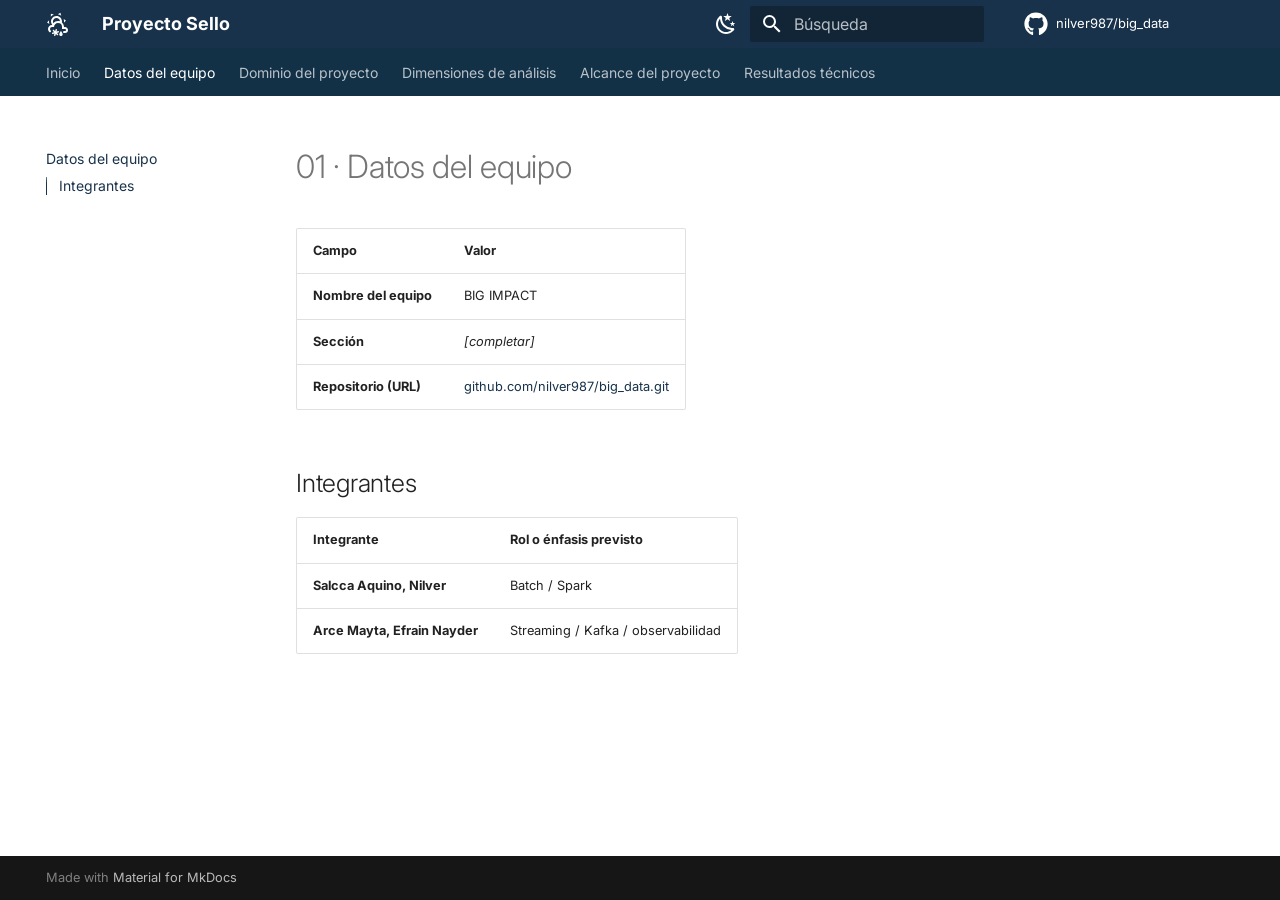
<file: equipo/index.html>
<!doctype html>
<html lang="es" class="no-js">
  <head>
    
      <meta charset="utf-8">
      <meta name="viewport" content="width=device-width,initial-scale=1">
      
        <meta name="description" content="Brief Técnico Analítico — Monitoreo y anticipación de riesgos climáticos en Juliaca">
      
      
        <meta name="author" content="Salcca Aquino, Nilver · Arce Mayta, Efrain Nayder">
      
      
      
        <link rel="prev" href="..">
      
      
        <link rel="next" href="../dominio/">
      
      
        
      
      
      <link rel="icon" href="../assets/images/favicon.png">
      <meta name="generator" content="mkdocs-1.6.1, mkdocs-material-9.7.7">
    
    
      
        <title>Datos del equipo - Proyecto Sello</title>
      
    
    
      <link rel="stylesheet" href="../assets/stylesheets/main.ec1eaa64.min.css">
      
        
        <link rel="stylesheet" href="../assets/stylesheets/palette.ab4e12ef.min.css">
      
      


    
    
      
    
    
      
        
        
        <link rel="preconnect" href="https://fonts.gstatic.com" crossorigin>
        <link rel="stylesheet" href="https://fonts.googleapis.com/css?family=Inter:300,300i,400,400i,700,700i%7CRoboto+Mono:400,400i,700,700i&display=fallback">
        <style>:root{--md-text-font:"Inter";--md-code-font:"Roboto Mono"}</style>
      
    
    
      <link rel="stylesheet" href="../stylesheets/extra.css">
    
    <script>__md_scope=new URL("..",location),__md_hash=e=>[...e].reduce(((e,_)=>(e<<5)-e+_.charCodeAt(0)),0),__md_get=(e,_=localStorage,t=__md_scope)=>JSON.parse(_.getItem(t.pathname+"."+e)),__md_set=(e,_,t=localStorage,a=__md_scope)=>{try{t.setItem(a.pathname+"."+e,JSON.stringify(_))}catch(e){}}</script>
    
      

    
    
  </head>
  
  
    
    
      
    
    
    
    
    <body dir="ltr" data-md-color-scheme="default" data-md-color-primary="custom" data-md-color-accent="teal">
  
    
    <input class="md-toggle" data-md-toggle="drawer" type="checkbox" id="__drawer" autocomplete="off">
    <input class="md-toggle" data-md-toggle="search" type="checkbox" id="__search" autocomplete="off">
    <label class="md-overlay" for="__drawer"></label>
    <div data-md-component="skip">
      
        
        <a href="#01-datos-del-equipo" class="md-skip">
          Saltar a contenido
        </a>
      
    </div>
    <div data-md-component="announce">
      
    </div>
    
    
      

<header class="md-header" data-md-component="header">
  <nav class="md-header__inner md-grid" aria-label="Cabecera">
    <a href=".." title="Proyecto Sello" class="md-header__button md-logo" aria-label="Proyecto Sello" data-md-component="logo">
      
  
  <svg xmlns="http://www.w3.org/2000/svg" viewBox="0 0 24 24"><path d="M13.55 2.66c-.55-.24-1.1-.4-1.67-.51L14.37.84l.9 2.89a7.7 7.7 0 0 0-1.72-1.07m-7.46.8q-.735.525-1.29 1.2l.11-2.82 2.96.69c-.62.2-1.22.52-1.78.93M18 8.73c-.09-.58-.22-1.16-.41-1.7l2.38 1.5-2.05 2.23c.11-.66.13-1.34.08-2.03M3.04 10.32c.07.6.21 1.18.39 1.71l-2.37-1.5L3.1 8.3c-.1.65-.13 1.34-.06 2.02m13.64 11.89c0 .99-.77 1.79-1.73 1.79-.95 0-1.72-.8-1.72-1.79 0-1.18 1.72-3.18 1.72-3.18s1.73 2 1.73 3.18m-10.65-.76c-.1-.38.12-.77.51-.87l1.59-.43L6.96 19a.7.7 0 0 1 0-1c.27-.3.74-.3 1.04 0l1.14 1.14.41-1.58c.1-.39.5-.62.88-.51.39.1.62.5.5.88l-.43 1.57 1.6-.4c.4-.1.78.11.9.5a.74.74 0 0 1-.53.87l-1.58.42 1.16 1.16c.28.27.28.74 0 1.02s-.74.28-1.02 0L9.87 21.9l-.42 1.6c-.1.38-.5.6-.88.5-.39-.1-.6-.5-.51-.88l.44-1.57-1.59.41c-.41.1-.78-.12-.88-.51M19 15.03c-.35 0-.69.05-1 .16v-.16c0-1.82-.81-3.45-2.08-4.53.43-2.45-.82-4.97-3.17-6-2.78-1.23-6.03.03-7.25 2.78-.9 1.99-.5 4.19.77 5.75H6c-2.21 0-4 1.78-4 4 0 1.14.5 2.17 1.27 2.9 0 0 .7.71 1.41 0s0-1.43 0-1.43c-.41-.35-.68-.88-.68-1.47a2 2 0 0 1 2-2h2c0-2.22 1.79-4 4-4a4 4 0 0 1 4 4v2h3a1 1 0 0 1 1 1c0 .54-.45 1-1 1h-1s-1 0-1 1 1 1 1 1h1a3 3 0 0 0 3-3c0-1.66-1.34-3-3-3m-7-6c-1.84 0-3.5.82-4.59 2.13a3.51 3.51 0 0 1-.1-3.07 3.496 3.496 0 0 1 4.62-1.77A3.52 3.52 0 0 1 14 9.37c-.62-.22-1.3-.34-2-.34"/></svg>

    </a>
    <label class="md-header__button md-icon" for="__drawer">
      
      <svg xmlns="http://www.w3.org/2000/svg" viewBox="0 0 24 24"><path d="M3 6h18v2H3zm0 5h18v2H3zm0 5h18v2H3z"/></svg>
    </label>
    <div class="md-header__title" data-md-component="header-title">
      <div class="md-header__ellipsis">
        <div class="md-header__topic">
          <span class="md-ellipsis">
            Proyecto Sello
          </span>
        </div>
        <div class="md-header__topic" data-md-component="header-topic">
          <span class="md-ellipsis">
            
              Datos del equipo
            
          </span>
        </div>
      </div>
    </div>
    
      
        <form class="md-header__option" data-md-component="palette">
  
    
    
    
    <input class="md-option" data-md-color-media="" data-md-color-scheme="default" data-md-color-primary="custom" data-md-color-accent="teal"  aria-label="Cambiar a modo oscuro"  type="radio" name="__palette" id="__palette_0">
    
      <label class="md-header__button md-icon" title="Cambiar a modo oscuro" for="__palette_1" hidden>
        <svg xmlns="http://www.w3.org/2000/svg" viewBox="0 0 24 24"><path d="m17.75 4.09-2.53 1.94.91 3.06-2.63-1.81-2.63 1.81.91-3.06-2.53-1.94L12.44 4l1.06-3 1.06 3zm3.5 6.91-1.64 1.25.59 1.98-1.7-1.17-1.7 1.17.59-1.98L15.75 11l2.06-.05L18.5 9l.69 1.95zm-2.28 4.95c.83-.08 1.72 1.1 1.19 1.85-.32.45-.66.87-1.08 1.27C15.17 23 8.84 23 4.94 19.07c-3.91-3.9-3.91-10.24 0-14.14.4-.4.82-.76 1.27-1.08.75-.53 1.93.36 1.85 1.19-.27 2.86.69 5.83 2.89 8.02a9.96 9.96 0 0 0 8.02 2.89m-1.64 2.02a12.08 12.08 0 0 1-7.8-3.47c-2.17-2.19-3.33-5-3.49-7.82-2.81 3.14-2.7 7.96.31 10.98 3.02 3.01 7.84 3.12 10.98.31"/></svg>
      </label>
    
  
    
    
    
    <input class="md-option" data-md-color-media="" data-md-color-scheme="slate" data-md-color-primary="custom" data-md-color-accent="teal"  aria-label="Cambiar a modo claro"  type="radio" name="__palette" id="__palette_1">
    
      <label class="md-header__button md-icon" title="Cambiar a modo claro" for="__palette_0" hidden>
        <svg xmlns="http://www.w3.org/2000/svg" viewBox="0 0 24 24"><path d="M12 7a5 5 0 0 1 5 5 5 5 0 0 1-5 5 5 5 0 0 1-5-5 5 5 0 0 1 5-5m0 2a3 3 0 0 0-3 3 3 3 0 0 0 3 3 3 3 0 0 0 3-3 3 3 0 0 0-3-3m0-7 2.39 3.42C13.65 5.15 12.84 5 12 5s-1.65.15-2.39.42zM3.34 7l4.16-.35A7.2 7.2 0 0 0 5.94 8.5c-.44.74-.69 1.5-.83 2.29zm.02 10 1.76-3.77a7.131 7.131 0 0 0 2.38 4.14zM20.65 7l-1.77 3.79a7.02 7.02 0 0 0-2.38-4.15zm-.01 10-4.14.36c.59-.51 1.12-1.14 1.54-1.86.42-.73.69-1.5.83-2.29zM12 22l-2.41-3.44c.74.27 1.55.44 2.41.44.82 0 1.63-.17 2.37-.44z"/></svg>
      </label>
    
  
</form>
      
    
    
      <script>var palette=__md_get("__palette");if(palette&&palette.color){if("(prefers-color-scheme)"===palette.color.media){var media=matchMedia("(prefers-color-scheme: light)"),input=document.querySelector(media.matches?"[data-md-color-media='(prefers-color-scheme: light)']":"[data-md-color-media='(prefers-color-scheme: dark)']");palette.color.media=input.getAttribute("data-md-color-media"),palette.color.scheme=input.getAttribute("data-md-color-scheme"),palette.color.primary=input.getAttribute("data-md-color-primary"),palette.color.accent=input.getAttribute("data-md-color-accent")}for(var[key,value]of Object.entries(palette.color))document.body.setAttribute("data-md-color-"+key,value)}</script>
    
    
    
      
      
        <label class="md-header__button md-icon" for="__search">
          
          <svg xmlns="http://www.w3.org/2000/svg" viewBox="0 0 24 24"><path d="M9.5 3A6.5 6.5 0 0 1 16 9.5c0 1.61-.59 3.09-1.56 4.23l.27.27h.79l5 5-1.5 1.5-5-5v-.79l-.27-.27A6.52 6.52 0 0 1 9.5 16 6.5 6.5 0 0 1 3 9.5 6.5 6.5 0 0 1 9.5 3m0 2C7 5 5 7 5 9.5S7 14 9.5 14 14 12 14 9.5 12 5 9.5 5"/></svg>
        </label>
        <div class="md-search" data-md-component="search" role="dialog">
  <label class="md-search__overlay" for="__search"></label>
  <div class="md-search__inner" role="search">
    <form class="md-search__form" name="search">
      <input type="text" class="md-search__input" name="query" aria-label="Búsqueda" placeholder="Búsqueda" autocapitalize="off" autocorrect="off" autocomplete="off" spellcheck="false" data-md-component="search-query" required>
      <label class="md-search__icon md-icon" for="__search">
        
        <svg xmlns="http://www.w3.org/2000/svg" viewBox="0 0 24 24"><path d="M9.5 3A6.5 6.5 0 0 1 16 9.5c0 1.61-.59 3.09-1.56 4.23l.27.27h.79l5 5-1.5 1.5-5-5v-.79l-.27-.27A6.52 6.52 0 0 1 9.5 16 6.5 6.5 0 0 1 3 9.5 6.5 6.5 0 0 1 9.5 3m0 2C7 5 5 7 5 9.5S7 14 9.5 14 14 12 14 9.5 12 5 9.5 5"/></svg>
        
        <svg xmlns="http://www.w3.org/2000/svg" viewBox="0 0 24 24"><path d="M20 11v2H8l5.5 5.5-1.42 1.42L4.16 12l7.92-7.92L13.5 5.5 8 11z"/></svg>
      </label>
      <nav class="md-search__options" aria-label="Buscar">
        
        <button type="reset" class="md-search__icon md-icon" title="Limpiar" aria-label="Limpiar" tabindex="-1">
          
          <svg xmlns="http://www.w3.org/2000/svg" viewBox="0 0 24 24"><path d="M19 6.41 17.59 5 12 10.59 6.41 5 5 6.41 10.59 12 5 17.59 6.41 19 12 13.41 17.59 19 19 17.59 13.41 12z"/></svg>
        </button>
      </nav>
      
    </form>
    <div class="md-search__output">
      <div class="md-search__scrollwrap" tabindex="0" data-md-scrollfix>
        <div class="md-search-result" data-md-component="search-result">
          <div class="md-search-result__meta">
            Inicializando búsqueda
          </div>
          <ol class="md-search-result__list" role="presentation"></ol>
        </div>
      </div>
    </div>
  </div>
</div>
      
    
    
      <div class="md-header__source">
        <a href="https://github.com/nilver987/big_data" title="Ir al repositorio" class="md-source" data-md-component="source">
  <div class="md-source__icon md-icon">
    
    <svg xmlns="http://www.w3.org/2000/svg" viewBox="0 0 512 512"><!--! Font Awesome Free 7.1.0 by @fontawesome - https://fontawesome.com License - https://fontawesome.com/license/free (Icons: CC BY 4.0, Fonts: SIL OFL 1.1, Code: MIT License) Copyright 2025 Fonticons, Inc.--><path d="M173.9 397.4c0 2-2.3 3.6-5.2 3.6-3.3.3-5.6-1.3-5.6-3.6 0-2 2.3-3.6 5.2-3.6 3-.3 5.6 1.3 5.6 3.6m-31.1-4.5c-.7 2 1.3 4.3 4.3 4.9 2.6 1 5.6 0 6.2-2s-1.3-4.3-4.3-5.2c-2.6-.7-5.5.3-6.2 2.3m44.2-1.7c-2.9.7-4.9 2.6-4.6 4.9.3 2 2.9 3.3 5.9 2.6 2.9-.7 4.9-2.6 4.6-4.6-.3-1.9-3-3.2-5.9-2.9M252.8 8C114.1 8 8 113.3 8 252c0 110.9 69.8 205.8 169.5 239.2 12.8 2.3 17.3-5.6 17.3-12.1 0-6.2-.3-40.4-.3-61.4 0 0-70 15-84.7-29.8 0 0-11.4-29.1-27.8-36.6 0 0-22.9-15.7 1.6-15.4 0 0 24.9 2 38.6 25.8 21.9 38.6 58.6 27.5 72.9 20.9 2.3-16 8.8-27.1 16-33.7-55.9-6.2-112.3-14.3-112.3-110.5 0-27.5 7.6-41.3 23.6-58.9-2.6-6.5-11.1-33.3 2.6-67.9 20.9-6.5 69 27 69 27 20-5.6 41.5-8.5 62.8-8.5s42.8 2.9 62.8 8.5c0 0 48.1-33.6 69-27 13.7 34.7 5.2 61.4 2.6 67.9 16 17.7 25.8 31.5 25.8 58.9 0 96.5-58.9 104.2-114.8 110.5 9.2 7.9 17 22.9 17 46.4 0 33.7-.3 75.4-.3 83.6 0 6.5 4.6 14.4 17.3 12.1C436.2 457.8 504 362.9 504 252 504 113.3 391.5 8 252.8 8M105.2 352.9c-1.3 1-1 3.3.7 5.2 1.6 1.6 3.9 2.3 5.2 1 1.3-1 1-3.3-.7-5.2-1.6-1.6-3.9-2.3-5.2-1m-10.8-8.1c-.7 1.3.3 2.9 2.3 3.9 1.6 1 3.6.7 4.3-.7.7-1.3-.3-2.9-2.3-3.9-2-.6-3.6-.3-4.3.7m32.4 35.6c-1.6 1.3-1 4.3 1.3 6.2 2.3 2.3 5.2 2.6 6.5 1 1.3-1.3.7-4.3-1.3-6.2-2.2-2.3-5.2-2.6-6.5-1m-11.4-14.7c-1.6 1-1.6 3.6 0 5.9s4.3 3.3 5.6 2.3c1.6-1.3 1.6-3.9 0-6.2-1.4-2.3-4-3.3-5.6-2"/></svg>
  </div>
  <div class="md-source__repository">
    nilver987/big_data
  </div>
</a>
      </div>
    
  </nav>
  
</header>
    
    <div class="md-container" data-md-component="container">
      
      
        
          
            
<nav class="md-tabs" aria-label="Pestañas" data-md-component="tabs">
  <div class="md-grid">
    <ul class="md-tabs__list">
      
        
  
  
  
  
    <li class="md-tabs__item">
      <a href=".." class="md-tabs__link">
        
  
  
    
  
  Inicio

      </a>
    </li>
  

      
        
  
  
  
    
  
  
    <li class="md-tabs__item md-tabs__item--active">
      <a href="./" class="md-tabs__link">
        
  
  
    
  
  Datos del equipo

      </a>
    </li>
  

      
        
  
  
  
  
    <li class="md-tabs__item">
      <a href="../dominio/" class="md-tabs__link">
        
  
  
    
  
  Dominio del proyecto

      </a>
    </li>
  

      
        
  
  
  
  
    
    
      <li class="md-tabs__item">
        <a href="../dimensiones/asignacion/" class="md-tabs__link">
          
  
  
    
  
  Dimensiones de análisis

        </a>
      </li>
    
  

      
        
  
  
  
  
    <li class="md-tabs__item">
      <a href="../alcance/" class="md-tabs__link">
        
  
  
    
  
  Alcance del proyecto

      </a>
    </li>
  

      
        
  
  
  
  
    
    
      <li class="md-tabs__item">
        <a href="../resultados/heladas/01_heladas_nilver/" class="md-tabs__link">
          
  
  
    
  
  Resultados técnicos

        </a>
      </li>
    
  

      
    </ul>
  </div>
</nav>
          
        
      
      <main class="md-main" data-md-component="main">
        <div class="md-main__inner md-grid">
          
            
              
              <div class="md-sidebar md-sidebar--primary" data-md-component="sidebar" data-md-type="navigation" >
                <div class="md-sidebar__scrollwrap">
                  <div class="md-sidebar__inner">
                    


  


  

<nav class="md-nav md-nav--primary md-nav--lifted md-nav--integrated" aria-label="Navegación" data-md-level="0">
  <label class="md-nav__title" for="__drawer">
    <a href=".." title="Proyecto Sello" class="md-nav__button md-logo" aria-label="Proyecto Sello" data-md-component="logo">
      
  
  <svg xmlns="http://www.w3.org/2000/svg" viewBox="0 0 24 24"><path d="M13.55 2.66c-.55-.24-1.1-.4-1.67-.51L14.37.84l.9 2.89a7.7 7.7 0 0 0-1.72-1.07m-7.46.8q-.735.525-1.29 1.2l.11-2.82 2.96.69c-.62.2-1.22.52-1.78.93M18 8.73c-.09-.58-.22-1.16-.41-1.7l2.38 1.5-2.05 2.23c.11-.66.13-1.34.08-2.03M3.04 10.32c.07.6.21 1.18.39 1.71l-2.37-1.5L3.1 8.3c-.1.65-.13 1.34-.06 2.02m13.64 11.89c0 .99-.77 1.79-1.73 1.79-.95 0-1.72-.8-1.72-1.79 0-1.18 1.72-3.18 1.72-3.18s1.73 2 1.73 3.18m-10.65-.76c-.1-.38.12-.77.51-.87l1.59-.43L6.96 19a.7.7 0 0 1 0-1c.27-.3.74-.3 1.04 0l1.14 1.14.41-1.58c.1-.39.5-.62.88-.51.39.1.62.5.5.88l-.43 1.57 1.6-.4c.4-.1.78.11.9.5a.74.74 0 0 1-.53.87l-1.58.42 1.16 1.16c.28.27.28.74 0 1.02s-.74.28-1.02 0L9.87 21.9l-.42 1.6c-.1.38-.5.6-.88.5-.39-.1-.6-.5-.51-.88l.44-1.57-1.59.41c-.41.1-.78-.12-.88-.51M19 15.03c-.35 0-.69.05-1 .16v-.16c0-1.82-.81-3.45-2.08-4.53.43-2.45-.82-4.97-3.17-6-2.78-1.23-6.03.03-7.25 2.78-.9 1.99-.5 4.19.77 5.75H6c-2.21 0-4 1.78-4 4 0 1.14.5 2.17 1.27 2.9 0 0 .7.71 1.41 0s0-1.43 0-1.43c-.41-.35-.68-.88-.68-1.47a2 2 0 0 1 2-2h2c0-2.22 1.79-4 4-4a4 4 0 0 1 4 4v2h3a1 1 0 0 1 1 1c0 .54-.45 1-1 1h-1s-1 0-1 1 1 1 1 1h1a3 3 0 0 0 3-3c0-1.66-1.34-3-3-3m-7-6c-1.84 0-3.5.82-4.59 2.13a3.51 3.51 0 0 1-.1-3.07 3.496 3.496 0 0 1 4.62-1.77A3.52 3.52 0 0 1 14 9.37c-.62-.22-1.3-.34-2-.34"/></svg>

    </a>
    Proyecto Sello
  </label>
  
    <div class="md-nav__source">
      <a href="https://github.com/nilver987/big_data" title="Ir al repositorio" class="md-source" data-md-component="source">
  <div class="md-source__icon md-icon">
    
    <svg xmlns="http://www.w3.org/2000/svg" viewBox="0 0 512 512"><!--! Font Awesome Free 7.1.0 by @fontawesome - https://fontawesome.com License - https://fontawesome.com/license/free (Icons: CC BY 4.0, Fonts: SIL OFL 1.1, Code: MIT License) Copyright 2025 Fonticons, Inc.--><path d="M173.9 397.4c0 2-2.3 3.6-5.2 3.6-3.3.3-5.6-1.3-5.6-3.6 0-2 2.3-3.6 5.2-3.6 3-.3 5.6 1.3 5.6 3.6m-31.1-4.5c-.7 2 1.3 4.3 4.3 4.9 2.6 1 5.6 0 6.2-2s-1.3-4.3-4.3-5.2c-2.6-.7-5.5.3-6.2 2.3m44.2-1.7c-2.9.7-4.9 2.6-4.6 4.9.3 2 2.9 3.3 5.9 2.6 2.9-.7 4.9-2.6 4.6-4.6-.3-1.9-3-3.2-5.9-2.9M252.8 8C114.1 8 8 113.3 8 252c0 110.9 69.8 205.8 169.5 239.2 12.8 2.3 17.3-5.6 17.3-12.1 0-6.2-.3-40.4-.3-61.4 0 0-70 15-84.7-29.8 0 0-11.4-29.1-27.8-36.6 0 0-22.9-15.7 1.6-15.4 0 0 24.9 2 38.6 25.8 21.9 38.6 58.6 27.5 72.9 20.9 2.3-16 8.8-27.1 16-33.7-55.9-6.2-112.3-14.3-112.3-110.5 0-27.5 7.6-41.3 23.6-58.9-2.6-6.5-11.1-33.3 2.6-67.9 20.9-6.5 69 27 69 27 20-5.6 41.5-8.5 62.8-8.5s42.8 2.9 62.8 8.5c0 0 48.1-33.6 69-27 13.7 34.7 5.2 61.4 2.6 67.9 16 17.7 25.8 31.5 25.8 58.9 0 96.5-58.9 104.2-114.8 110.5 9.2 7.9 17 22.9 17 46.4 0 33.7-.3 75.4-.3 83.6 0 6.5 4.6 14.4 17.3 12.1C436.2 457.8 504 362.9 504 252 504 113.3 391.5 8 252.8 8M105.2 352.9c-1.3 1-1 3.3.7 5.2 1.6 1.6 3.9 2.3 5.2 1 1.3-1 1-3.3-.7-5.2-1.6-1.6-3.9-2.3-5.2-1m-10.8-8.1c-.7 1.3.3 2.9 2.3 3.9 1.6 1 3.6.7 4.3-.7.7-1.3-.3-2.9-2.3-3.9-2-.6-3.6-.3-4.3.7m32.4 35.6c-1.6 1.3-1 4.3 1.3 6.2 2.3 2.3 5.2 2.6 6.5 1 1.3-1.3.7-4.3-1.3-6.2-2.2-2.3-5.2-2.6-6.5-1m-11.4-14.7c-1.6 1-1.6 3.6 0 5.9s4.3 3.3 5.6 2.3c1.6-1.3 1.6-3.9 0-6.2-1.4-2.3-4-3.3-5.6-2"/></svg>
  </div>
  <div class="md-source__repository">
    nilver987/big_data
  </div>
</a>
    </div>
  
  <ul class="md-nav__list" data-md-scrollfix>
    
      
      
  
  
  
  
    <li class="md-nav__item">
      <a href=".." class="md-nav__link">
        
  
  
  <span class="md-ellipsis">
    
  
    Inicio
  

    
  </span>
  
  

      </a>
    </li>
  

    
      
      
  
  
    
  
  
  
    <li class="md-nav__item md-nav__item--active">
      
      <input class="md-nav__toggle md-toggle" type="checkbox" id="__toc">
      
      
        
      
      
        <label class="md-nav__link md-nav__link--active" for="__toc">
          
  
  
  <span class="md-ellipsis">
    
  
    Datos del equipo
  

    
  </span>
  
  

          <span class="md-nav__icon md-icon"></span>
        </label>
      
      <a href="./" class="md-nav__link md-nav__link--active">
        
  
  
  <span class="md-ellipsis">
    
  
    Datos del equipo
  

    
  </span>
  
  

      </a>
      
        

<nav class="md-nav md-nav--secondary" aria-label="Tabla de contenidos">
  
  
  
    
  
  
    <label class="md-nav__title" for="__toc">
      <span class="md-nav__icon md-icon"></span>
      Tabla de contenidos
    </label>
    <ul class="md-nav__list" data-md-component="toc" data-md-scrollfix>
      
        <li class="md-nav__item">
  <a href="#integrantes" class="md-nav__link">
    <span class="md-ellipsis">
      
        Integrantes
      
    </span>
  </a>
  
</li>
      
    </ul>
  
</nav>
      
    </li>
  

    
      
      
  
  
  
  
    <li class="md-nav__item">
      <a href="../dominio/" class="md-nav__link">
        
  
  
  <span class="md-ellipsis">
    
  
    Dominio del proyecto
  

    
  </span>
  
  

      </a>
    </li>
  

    
      
      
  
  
  
  
    
    
      
        
      
        
      
        
      
    
    
    
      
      
        
      
    
    
    <li class="md-nav__item md-nav__item--nested">
      
        
        
        <input class="md-nav__toggle md-toggle " type="checkbox" id="__nav_4" >
        
          
          <label class="md-nav__link" for="__nav_4" id="__nav_4_label" tabindex="0">
            
  
  
  <span class="md-ellipsis">
    
  
    Dimensiones de análisis
  

    
  </span>
  
  

            <span class="md-nav__icon md-icon"></span>
          </label>
        
        <nav class="md-nav" data-md-level="1" aria-labelledby="__nav_4_label" aria-expanded="false">
          <label class="md-nav__title" for="__nav_4">
            <span class="md-nav__icon md-icon"></span>
            
  
    Dimensiones de análisis
  

          </label>
          <ul class="md-nav__list" data-md-scrollfix>
            
              
                
  
  
  
  
    <li class="md-nav__item">
      <a href="../dimensiones/asignacion/" class="md-nav__link">
        
  
  
  <span class="md-ellipsis">
    
  
    Tabla de asignación
  

    
  </span>
  
  

      </a>
    </li>
  

              
            
              
                
  
  
  
  
    <li class="md-nav__item">
      <a href="../dimensiones/heladas/" class="md-nav__link">
        
  
  
  <span class="md-ellipsis">
    
  
    ❄️ Heladas
  

    
  </span>
  
  

      </a>
    </li>
  

              
            
              
                
  
  
  
  
    <li class="md-nav__item">
      <a href="../dimensiones/precipitacion/" class="md-nav__link">
        
  
  
  <span class="md-ellipsis">
    
  
    🌧️ Precipitación
  

    
  </span>
  
  

      </a>
    </li>
  

              
            
          </ul>
        </nav>
      
    </li>
  

    
      
      
  
  
  
  
    <li class="md-nav__item">
      <a href="../alcance/" class="md-nav__link">
        
  
  
  <span class="md-ellipsis">
    
  
    Alcance del proyecto
  

    
  </span>
  
  

      </a>
    </li>
  

    
      
      
  
  
  
  
    
    
      
        
      
        
      
    
    
    
      
      
        
      
    
    
    <li class="md-nav__item md-nav__item--nested">
      
        
        
        <input class="md-nav__toggle md-toggle " type="checkbox" id="__nav_6" >
        
          
          <label class="md-nav__link" for="__nav_6" id="__nav_6_label" tabindex="0">
            
  
  
  <span class="md-ellipsis">
    
  
    Resultados técnicos
  

    
  </span>
  
  

            <span class="md-nav__icon md-icon"></span>
          </label>
        
        <nav class="md-nav" data-md-level="1" aria-labelledby="__nav_6_label" aria-expanded="false">
          <label class="md-nav__title" for="__nav_6">
            <span class="md-nav__icon md-icon"></span>
            
  
    Resultados técnicos
  

          </label>
          <ul class="md-nav__list" data-md-scrollfix>
            
              
                
  
  
  
  
    <li class="md-nav__item">
      <a href="../resultados/heladas/01_heladas_nilver/" class="md-nav__link">
        
  
  
  <span class="md-ellipsis">
    
  
    ❄️ Heladas
  

    
  </span>
  
  

      </a>
    </li>
  

              
            
              
                
  
  
  
  
    <li class="md-nav__item">
      <a href="../resultados/precipitacion/02_precipitacion_nayder/" class="md-nav__link">
        
  
  
  <span class="md-ellipsis">
    
  
    🌧️ Precipitación
  

    
  </span>
  
  

      </a>
    </li>
  

              
            
          </ul>
        </nav>
      
    </li>
  

    
  </ul>
</nav>
                  </div>
                </div>
              </div>
            
            
          
          
            <div class="md-content" data-md-component="content">
              
              <article class="md-content__inner md-typeset">
                
                  


  
  


<h1 id="01-datos-del-equipo">01 · Datos del equipo<a class="headerlink" href="#01-datos-del-equipo" title="Permanent link">#</a></h1>
<table>
<thead>
<tr>
<th>Campo</th>
<th>Valor</th>
</tr>
</thead>
<tbody>
<tr>
<td><strong>Nombre del equipo</strong></td>
<td>BIG IMPACT</td>
</tr>
<tr>
<td><strong>Sección</strong></td>
<td><em>[completar]</em></td>
</tr>
<tr>
<td><strong>Repositorio (URL)</strong></td>
<td><a href="https://github.com/nilver987/big_data.git">github.com/nilver987/big_data.git</a></td>
</tr>
</tbody>
</table>
<h2 id="integrantes">Integrantes<a class="headerlink" href="#integrantes" title="Permanent link">#</a></h2>
<table>
<thead>
<tr>
<th>Integrante</th>
<th>Rol o énfasis previsto</th>
</tr>
</thead>
<tbody>
<tr>
<td><strong>Salcca Aquino, Nilver</strong></td>
<td>Batch / Spark</td>
</tr>
<tr>
<td><strong>Arce Mayta, Efrain Nayder</strong></td>
<td>Streaming / Kafka / observabilidad</td>
</tr>
</tbody>
</table>












                
              </article>
            </div>
          
          
  <script>var tabs=__md_get("__tabs");if(Array.isArray(tabs))e:for(var set of document.querySelectorAll(".tabbed-set")){var labels=set.querySelector(".tabbed-labels");for(var tab of tabs)for(var label of labels.getElementsByTagName("label"))if(label.innerText.trim()===tab){var input=document.getElementById(label.htmlFor);input.checked=!0;continue e}}</script>

<script>var target=document.getElementById(location.hash.slice(1));target&&target.name&&(target.checked=target.name.startsWith("__tabbed_"))</script>
        </div>
        
          <button type="button" class="md-top md-icon" data-md-component="top" hidden>
  
  <svg xmlns="http://www.w3.org/2000/svg" viewBox="0 0 24 24"><path d="M13 20h-2V8l-5.5 5.5-1.42-1.42L12 4.16l7.92 7.92-1.42 1.42L13 8z"/></svg>
  Volver al principio
</button>
        
      </main>
      
        <footer class="md-footer">
  
  <div class="md-footer-meta md-typeset">
    <div class="md-footer-meta__inner md-grid">
      <div class="md-copyright">
  
  
    Made with
    <a href="https://squidfunk.github.io/mkdocs-material/" target="_blank" rel="noopener">
      Material for MkDocs
    </a>
  
</div>
      
    </div>
  </div>
</footer>
      
    </div>
    <div class="md-dialog" data-md-component="dialog">
      <div class="md-dialog__inner md-typeset"></div>
    </div>
    
    
    
      
      
      <script id="__config" type="application/json">{"annotate": null, "base": "..", "features": ["navigation.tabs", "navigation.sections", "navigation.top", "navigation.indexes", "toc.integrate", "content.code.copy", "content.tabs.link"], "search": "../assets/javascripts/workers/search.2c215733.min.js", "tags": null, "translations": {"clipboard.copied": "Copiado al portapapeles", "clipboard.copy": "Copiar al portapapeles", "search.result.more.one": "1 m\u00e1s en esta p\u00e1gina", "search.result.more.other": "# m\u00e1s en esta p\u00e1gina", "search.result.none": "No se encontraron documentos", "search.result.one": "1 documento encontrado", "search.result.other": "# documentos encontrados", "search.result.placeholder": "Teclee para comenzar b\u00fasqueda", "search.result.term.missing": "Falta", "select.version": "Seleccionar versi\u00f3n"}, "version": null}</script>
    
    
      <script src="../assets/javascripts/bundle.d7400e89.min.js"></script>
      
    
  </body>
</html>
</file>
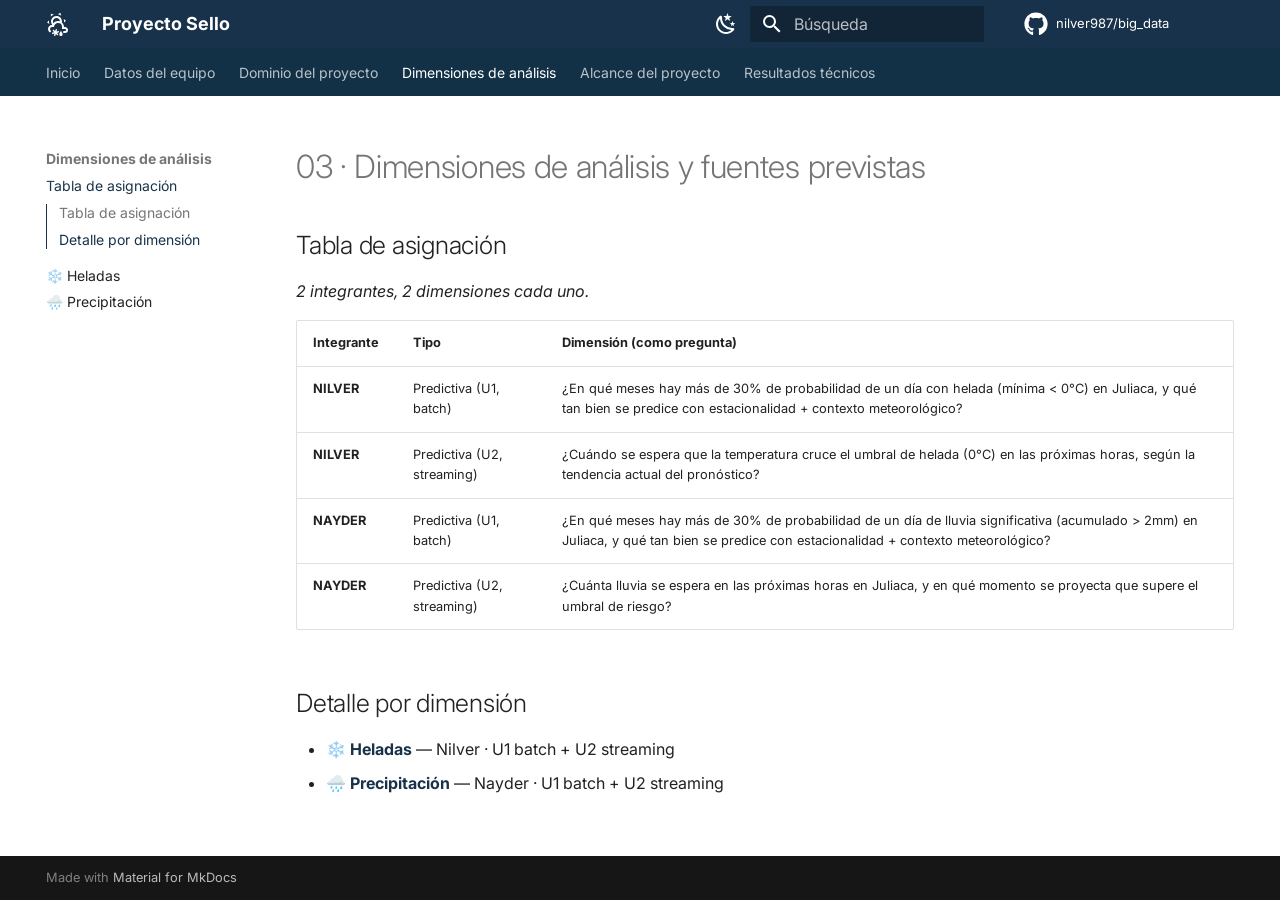
<file: dimensiones/asignacion/index.html>
<!doctype html>
<html lang="es" class="no-js">
  <head>
    
      <meta charset="utf-8">
      <meta name="viewport" content="width=device-width,initial-scale=1">
      
        <meta name="description" content="Brief Técnico Analítico — Monitoreo y anticipación de riesgos climáticos en Juliaca">
      
      
        <meta name="author" content="Salcca Aquino, Nilver · Arce Mayta, Efrain Nayder">
      
      
      
        <link rel="prev" href="../../dominio/">
      
      
        <link rel="next" href="../heladas/">
      
      
        
      
      
      <link rel="icon" href="../../assets/images/favicon.png">
      <meta name="generator" content="mkdocs-1.6.1, mkdocs-material-9.7.7">
    
    
      
        <title>Tabla de asignación - Proyecto Sello</title>
      
    
    
      <link rel="stylesheet" href="../../assets/stylesheets/main.ec1eaa64.min.css">
      
        
        <link rel="stylesheet" href="../../assets/stylesheets/palette.ab4e12ef.min.css">
      
      


    
    
      
    
    
      
        
        
        <link rel="preconnect" href="https://fonts.gstatic.com" crossorigin>
        <link rel="stylesheet" href="https://fonts.googleapis.com/css?family=Inter:300,300i,400,400i,700,700i%7CRoboto+Mono:400,400i,700,700i&display=fallback">
        <style>:root{--md-text-font:"Inter";--md-code-font:"Roboto Mono"}</style>
      
    
    
      <link rel="stylesheet" href="../../stylesheets/extra.css">
    
    <script>__md_scope=new URL("../..",location),__md_hash=e=>[...e].reduce(((e,_)=>(e<<5)-e+_.charCodeAt(0)),0),__md_get=(e,_=localStorage,t=__md_scope)=>JSON.parse(_.getItem(t.pathname+"."+e)),__md_set=(e,_,t=localStorage,a=__md_scope)=>{try{t.setItem(a.pathname+"."+e,JSON.stringify(_))}catch(e){}}</script>
    
      

    
    
  </head>
  
  
    
    
      
    
    
    
    
    <body dir="ltr" data-md-color-scheme="default" data-md-color-primary="custom" data-md-color-accent="teal">
  
    
    <input class="md-toggle" data-md-toggle="drawer" type="checkbox" id="__drawer" autocomplete="off">
    <input class="md-toggle" data-md-toggle="search" type="checkbox" id="__search" autocomplete="off">
    <label class="md-overlay" for="__drawer"></label>
    <div data-md-component="skip">
      
        
        <a href="#03-dimensiones-de-analisis-y-fuentes-previstas" class="md-skip">
          Saltar a contenido
        </a>
      
    </div>
    <div data-md-component="announce">
      
    </div>
    
    
      

<header class="md-header" data-md-component="header">
  <nav class="md-header__inner md-grid" aria-label="Cabecera">
    <a href="../.." title="Proyecto Sello" class="md-header__button md-logo" aria-label="Proyecto Sello" data-md-component="logo">
      
  
  <svg xmlns="http://www.w3.org/2000/svg" viewBox="0 0 24 24"><path d="M13.55 2.66c-.55-.24-1.1-.4-1.67-.51L14.37.84l.9 2.89a7.7 7.7 0 0 0-1.72-1.07m-7.46.8q-.735.525-1.29 1.2l.11-2.82 2.96.69c-.62.2-1.22.52-1.78.93M18 8.73c-.09-.58-.22-1.16-.41-1.7l2.38 1.5-2.05 2.23c.11-.66.13-1.34.08-2.03M3.04 10.32c.07.6.21 1.18.39 1.71l-2.37-1.5L3.1 8.3c-.1.65-.13 1.34-.06 2.02m13.64 11.89c0 .99-.77 1.79-1.73 1.79-.95 0-1.72-.8-1.72-1.79 0-1.18 1.72-3.18 1.72-3.18s1.73 2 1.73 3.18m-10.65-.76c-.1-.38.12-.77.51-.87l1.59-.43L6.96 19a.7.7 0 0 1 0-1c.27-.3.74-.3 1.04 0l1.14 1.14.41-1.58c.1-.39.5-.62.88-.51.39.1.62.5.5.88l-.43 1.57 1.6-.4c.4-.1.78.11.9.5a.74.74 0 0 1-.53.87l-1.58.42 1.16 1.16c.28.27.28.74 0 1.02s-.74.28-1.02 0L9.87 21.9l-.42 1.6c-.1.38-.5.6-.88.5-.39-.1-.6-.5-.51-.88l.44-1.57-1.59.41c-.41.1-.78-.12-.88-.51M19 15.03c-.35 0-.69.05-1 .16v-.16c0-1.82-.81-3.45-2.08-4.53.43-2.45-.82-4.97-3.17-6-2.78-1.23-6.03.03-7.25 2.78-.9 1.99-.5 4.19.77 5.75H6c-2.21 0-4 1.78-4 4 0 1.14.5 2.17 1.27 2.9 0 0 .7.71 1.41 0s0-1.43 0-1.43c-.41-.35-.68-.88-.68-1.47a2 2 0 0 1 2-2h2c0-2.22 1.79-4 4-4a4 4 0 0 1 4 4v2h3a1 1 0 0 1 1 1c0 .54-.45 1-1 1h-1s-1 0-1 1 1 1 1 1h1a3 3 0 0 0 3-3c0-1.66-1.34-3-3-3m-7-6c-1.84 0-3.5.82-4.59 2.13a3.51 3.51 0 0 1-.1-3.07 3.496 3.496 0 0 1 4.62-1.77A3.52 3.52 0 0 1 14 9.37c-.62-.22-1.3-.34-2-.34"/></svg>

    </a>
    <label class="md-header__button md-icon" for="__drawer">
      
      <svg xmlns="http://www.w3.org/2000/svg" viewBox="0 0 24 24"><path d="M3 6h18v2H3zm0 5h18v2H3zm0 5h18v2H3z"/></svg>
    </label>
    <div class="md-header__title" data-md-component="header-title">
      <div class="md-header__ellipsis">
        <div class="md-header__topic">
          <span class="md-ellipsis">
            Proyecto Sello
          </span>
        </div>
        <div class="md-header__topic" data-md-component="header-topic">
          <span class="md-ellipsis">
            
              Tabla de asignación
            
          </span>
        </div>
      </div>
    </div>
    
      
        <form class="md-header__option" data-md-component="palette">
  
    
    
    
    <input class="md-option" data-md-color-media="" data-md-color-scheme="default" data-md-color-primary="custom" data-md-color-accent="teal"  aria-label="Cambiar a modo oscuro"  type="radio" name="__palette" id="__palette_0">
    
      <label class="md-header__button md-icon" title="Cambiar a modo oscuro" for="__palette_1" hidden>
        <svg xmlns="http://www.w3.org/2000/svg" viewBox="0 0 24 24"><path d="m17.75 4.09-2.53 1.94.91 3.06-2.63-1.81-2.63 1.81.91-3.06-2.53-1.94L12.44 4l1.06-3 1.06 3zm3.5 6.91-1.64 1.25.59 1.98-1.7-1.17-1.7 1.17.59-1.98L15.75 11l2.06-.05L18.5 9l.69 1.95zm-2.28 4.95c.83-.08 1.72 1.1 1.19 1.85-.32.45-.66.87-1.08 1.27C15.17 23 8.84 23 4.94 19.07c-3.91-3.9-3.91-10.24 0-14.14.4-.4.82-.76 1.27-1.08.75-.53 1.93.36 1.85 1.19-.27 2.86.69 5.83 2.89 8.02a9.96 9.96 0 0 0 8.02 2.89m-1.64 2.02a12.08 12.08 0 0 1-7.8-3.47c-2.17-2.19-3.33-5-3.49-7.82-2.81 3.14-2.7 7.96.31 10.98 3.02 3.01 7.84 3.12 10.98.31"/></svg>
      </label>
    
  
    
    
    
    <input class="md-option" data-md-color-media="" data-md-color-scheme="slate" data-md-color-primary="custom" data-md-color-accent="teal"  aria-label="Cambiar a modo claro"  type="radio" name="__palette" id="__palette_1">
    
      <label class="md-header__button md-icon" title="Cambiar a modo claro" for="__palette_0" hidden>
        <svg xmlns="http://www.w3.org/2000/svg" viewBox="0 0 24 24"><path d="M12 7a5 5 0 0 1 5 5 5 5 0 0 1-5 5 5 5 0 0 1-5-5 5 5 0 0 1 5-5m0 2a3 3 0 0 0-3 3 3 3 0 0 0 3 3 3 3 0 0 0 3-3 3 3 0 0 0-3-3m0-7 2.39 3.42C13.65 5.15 12.84 5 12 5s-1.65.15-2.39.42zM3.34 7l4.16-.35A7.2 7.2 0 0 0 5.94 8.5c-.44.74-.69 1.5-.83 2.29zm.02 10 1.76-3.77a7.131 7.131 0 0 0 2.38 4.14zM20.65 7l-1.77 3.79a7.02 7.02 0 0 0-2.38-4.15zm-.01 10-4.14.36c.59-.51 1.12-1.14 1.54-1.86.42-.73.69-1.5.83-2.29zM12 22l-2.41-3.44c.74.27 1.55.44 2.41.44.82 0 1.63-.17 2.37-.44z"/></svg>
      </label>
    
  
</form>
      
    
    
      <script>var palette=__md_get("__palette");if(palette&&palette.color){if("(prefers-color-scheme)"===palette.color.media){var media=matchMedia("(prefers-color-scheme: light)"),input=document.querySelector(media.matches?"[data-md-color-media='(prefers-color-scheme: light)']":"[data-md-color-media='(prefers-color-scheme: dark)']");palette.color.media=input.getAttribute("data-md-color-media"),palette.color.scheme=input.getAttribute("data-md-color-scheme"),palette.color.primary=input.getAttribute("data-md-color-primary"),palette.color.accent=input.getAttribute("data-md-color-accent")}for(var[key,value]of Object.entries(palette.color))document.body.setAttribute("data-md-color-"+key,value)}</script>
    
    
    
      
      
        <label class="md-header__button md-icon" for="__search">
          
          <svg xmlns="http://www.w3.org/2000/svg" viewBox="0 0 24 24"><path d="M9.5 3A6.5 6.5 0 0 1 16 9.5c0 1.61-.59 3.09-1.56 4.23l.27.27h.79l5 5-1.5 1.5-5-5v-.79l-.27-.27A6.52 6.52 0 0 1 9.5 16 6.5 6.5 0 0 1 3 9.5 6.5 6.5 0 0 1 9.5 3m0 2C7 5 5 7 5 9.5S7 14 9.5 14 14 12 14 9.5 12 5 9.5 5"/></svg>
        </label>
        <div class="md-search" data-md-component="search" role="dialog">
  <label class="md-search__overlay" for="__search"></label>
  <div class="md-search__inner" role="search">
    <form class="md-search__form" name="search">
      <input type="text" class="md-search__input" name="query" aria-label="Búsqueda" placeholder="Búsqueda" autocapitalize="off" autocorrect="off" autocomplete="off" spellcheck="false" data-md-component="search-query" required>
      <label class="md-search__icon md-icon" for="__search">
        
        <svg xmlns="http://www.w3.org/2000/svg" viewBox="0 0 24 24"><path d="M9.5 3A6.5 6.5 0 0 1 16 9.5c0 1.61-.59 3.09-1.56 4.23l.27.27h.79l5 5-1.5 1.5-5-5v-.79l-.27-.27A6.52 6.52 0 0 1 9.5 16 6.5 6.5 0 0 1 3 9.5 6.5 6.5 0 0 1 9.5 3m0 2C7 5 5 7 5 9.5S7 14 9.5 14 14 12 14 9.5 12 5 9.5 5"/></svg>
        
        <svg xmlns="http://www.w3.org/2000/svg" viewBox="0 0 24 24"><path d="M20 11v2H8l5.5 5.5-1.42 1.42L4.16 12l7.92-7.92L13.5 5.5 8 11z"/></svg>
      </label>
      <nav class="md-search__options" aria-label="Buscar">
        
        <button type="reset" class="md-search__icon md-icon" title="Limpiar" aria-label="Limpiar" tabindex="-1">
          
          <svg xmlns="http://www.w3.org/2000/svg" viewBox="0 0 24 24"><path d="M19 6.41 17.59 5 12 10.59 6.41 5 5 6.41 10.59 12 5 17.59 6.41 19 12 13.41 17.59 19 19 17.59 13.41 12z"/></svg>
        </button>
      </nav>
      
    </form>
    <div class="md-search__output">
      <div class="md-search__scrollwrap" tabindex="0" data-md-scrollfix>
        <div class="md-search-result" data-md-component="search-result">
          <div class="md-search-result__meta">
            Inicializando búsqueda
          </div>
          <ol class="md-search-result__list" role="presentation"></ol>
        </div>
      </div>
    </div>
  </div>
</div>
      
    
    
      <div class="md-header__source">
        <a href="https://github.com/nilver987/big_data" title="Ir al repositorio" class="md-source" data-md-component="source">
  <div class="md-source__icon md-icon">
    
    <svg xmlns="http://www.w3.org/2000/svg" viewBox="0 0 512 512"><!--! Font Awesome Free 7.1.0 by @fontawesome - https://fontawesome.com License - https://fontawesome.com/license/free (Icons: CC BY 4.0, Fonts: SIL OFL 1.1, Code: MIT License) Copyright 2025 Fonticons, Inc.--><path d="M173.9 397.4c0 2-2.3 3.6-5.2 3.6-3.3.3-5.6-1.3-5.6-3.6 0-2 2.3-3.6 5.2-3.6 3-.3 5.6 1.3 5.6 3.6m-31.1-4.5c-.7 2 1.3 4.3 4.3 4.9 2.6 1 5.6 0 6.2-2s-1.3-4.3-4.3-5.2c-2.6-.7-5.5.3-6.2 2.3m44.2-1.7c-2.9.7-4.9 2.6-4.6 4.9.3 2 2.9 3.3 5.9 2.6 2.9-.7 4.9-2.6 4.6-4.6-.3-1.9-3-3.2-5.9-2.9M252.8 8C114.1 8 8 113.3 8 252c0 110.9 69.8 205.8 169.5 239.2 12.8 2.3 17.3-5.6 17.3-12.1 0-6.2-.3-40.4-.3-61.4 0 0-70 15-84.7-29.8 0 0-11.4-29.1-27.8-36.6 0 0-22.9-15.7 1.6-15.4 0 0 24.9 2 38.6 25.8 21.9 38.6 58.6 27.5 72.9 20.9 2.3-16 8.8-27.1 16-33.7-55.9-6.2-112.3-14.3-112.3-110.5 0-27.5 7.6-41.3 23.6-58.9-2.6-6.5-11.1-33.3 2.6-67.9 20.9-6.5 69 27 69 27 20-5.6 41.5-8.5 62.8-8.5s42.8 2.9 62.8 8.5c0 0 48.1-33.6 69-27 13.7 34.7 5.2 61.4 2.6 67.9 16 17.7 25.8 31.5 25.8 58.9 0 96.5-58.9 104.2-114.8 110.5 9.2 7.9 17 22.9 17 46.4 0 33.7-.3 75.4-.3 83.6 0 6.5 4.6 14.4 17.3 12.1C436.2 457.8 504 362.9 504 252 504 113.3 391.5 8 252.8 8M105.2 352.9c-1.3 1-1 3.3.7 5.2 1.6 1.6 3.9 2.3 5.2 1 1.3-1 1-3.3-.7-5.2-1.6-1.6-3.9-2.3-5.2-1m-10.8-8.1c-.7 1.3.3 2.9 2.3 3.9 1.6 1 3.6.7 4.3-.7.7-1.3-.3-2.9-2.3-3.9-2-.6-3.6-.3-4.3.7m32.4 35.6c-1.6 1.3-1 4.3 1.3 6.2 2.3 2.3 5.2 2.6 6.5 1 1.3-1.3.7-4.3-1.3-6.2-2.2-2.3-5.2-2.6-6.5-1m-11.4-14.7c-1.6 1-1.6 3.6 0 5.9s4.3 3.3 5.6 2.3c1.6-1.3 1.6-3.9 0-6.2-1.4-2.3-4-3.3-5.6-2"/></svg>
  </div>
  <div class="md-source__repository">
    nilver987/big_data
  </div>
</a>
      </div>
    
  </nav>
  
</header>
    
    <div class="md-container" data-md-component="container">
      
      
        
          
            
<nav class="md-tabs" aria-label="Pestañas" data-md-component="tabs">
  <div class="md-grid">
    <ul class="md-tabs__list">
      
        
  
  
  
  
    <li class="md-tabs__item">
      <a href="../.." class="md-tabs__link">
        
  
  
    
  
  Inicio

      </a>
    </li>
  

      
        
  
  
  
  
    <li class="md-tabs__item">
      <a href="../../equipo/" class="md-tabs__link">
        
  
  
    
  
  Datos del equipo

      </a>
    </li>
  

      
        
  
  
  
  
    <li class="md-tabs__item">
      <a href="../../dominio/" class="md-tabs__link">
        
  
  
    
  
  Dominio del proyecto

      </a>
    </li>
  

      
        
  
  
  
    
  
  
    
    
      <li class="md-tabs__item md-tabs__item--active">
        <a href="./" class="md-tabs__link">
          
  
  
    
  
  Dimensiones de análisis

        </a>
      </li>
    
  

      
        
  
  
  
  
    <li class="md-tabs__item">
      <a href="../../alcance/" class="md-tabs__link">
        
  
  
    
  
  Alcance del proyecto

      </a>
    </li>
  

      
        
  
  
  
  
    
    
      <li class="md-tabs__item">
        <a href="../../resultados/heladas/01_heladas_nilver/" class="md-tabs__link">
          
  
  
    
  
  Resultados técnicos

        </a>
      </li>
    
  

      
    </ul>
  </div>
</nav>
          
        
      
      <main class="md-main" data-md-component="main">
        <div class="md-main__inner md-grid">
          
            
              
              <div class="md-sidebar md-sidebar--primary" data-md-component="sidebar" data-md-type="navigation" >
                <div class="md-sidebar__scrollwrap">
                  <div class="md-sidebar__inner">
                    


  


  

<nav class="md-nav md-nav--primary md-nav--lifted md-nav--integrated" aria-label="Navegación" data-md-level="0">
  <label class="md-nav__title" for="__drawer">
    <a href="../.." title="Proyecto Sello" class="md-nav__button md-logo" aria-label="Proyecto Sello" data-md-component="logo">
      
  
  <svg xmlns="http://www.w3.org/2000/svg" viewBox="0 0 24 24"><path d="M13.55 2.66c-.55-.24-1.1-.4-1.67-.51L14.37.84l.9 2.89a7.7 7.7 0 0 0-1.72-1.07m-7.46.8q-.735.525-1.29 1.2l.11-2.82 2.96.69c-.62.2-1.22.52-1.78.93M18 8.73c-.09-.58-.22-1.16-.41-1.7l2.38 1.5-2.05 2.23c.11-.66.13-1.34.08-2.03M3.04 10.32c.07.6.21 1.18.39 1.71l-2.37-1.5L3.1 8.3c-.1.65-.13 1.34-.06 2.02m13.64 11.89c0 .99-.77 1.79-1.73 1.79-.95 0-1.72-.8-1.72-1.79 0-1.18 1.72-3.18 1.72-3.18s1.73 2 1.73 3.18m-10.65-.76c-.1-.38.12-.77.51-.87l1.59-.43L6.96 19a.7.7 0 0 1 0-1c.27-.3.74-.3 1.04 0l1.14 1.14.41-1.58c.1-.39.5-.62.88-.51.39.1.62.5.5.88l-.43 1.57 1.6-.4c.4-.1.78.11.9.5a.74.74 0 0 1-.53.87l-1.58.42 1.16 1.16c.28.27.28.74 0 1.02s-.74.28-1.02 0L9.87 21.9l-.42 1.6c-.1.38-.5.6-.88.5-.39-.1-.6-.5-.51-.88l.44-1.57-1.59.41c-.41.1-.78-.12-.88-.51M19 15.03c-.35 0-.69.05-1 .16v-.16c0-1.82-.81-3.45-2.08-4.53.43-2.45-.82-4.97-3.17-6-2.78-1.23-6.03.03-7.25 2.78-.9 1.99-.5 4.19.77 5.75H6c-2.21 0-4 1.78-4 4 0 1.14.5 2.17 1.27 2.9 0 0 .7.71 1.41 0s0-1.43 0-1.43c-.41-.35-.68-.88-.68-1.47a2 2 0 0 1 2-2h2c0-2.22 1.79-4 4-4a4 4 0 0 1 4 4v2h3a1 1 0 0 1 1 1c0 .54-.45 1-1 1h-1s-1 0-1 1 1 1 1 1h1a3 3 0 0 0 3-3c0-1.66-1.34-3-3-3m-7-6c-1.84 0-3.5.82-4.59 2.13a3.51 3.51 0 0 1-.1-3.07 3.496 3.496 0 0 1 4.62-1.77A3.52 3.52 0 0 1 14 9.37c-.62-.22-1.3-.34-2-.34"/></svg>

    </a>
    Proyecto Sello
  </label>
  
    <div class="md-nav__source">
      <a href="https://github.com/nilver987/big_data" title="Ir al repositorio" class="md-source" data-md-component="source">
  <div class="md-source__icon md-icon">
    
    <svg xmlns="http://www.w3.org/2000/svg" viewBox="0 0 512 512"><!--! Font Awesome Free 7.1.0 by @fontawesome - https://fontawesome.com License - https://fontawesome.com/license/free (Icons: CC BY 4.0, Fonts: SIL OFL 1.1, Code: MIT License) Copyright 2025 Fonticons, Inc.--><path d="M173.9 397.4c0 2-2.3 3.6-5.2 3.6-3.3.3-5.6-1.3-5.6-3.6 0-2 2.3-3.6 5.2-3.6 3-.3 5.6 1.3 5.6 3.6m-31.1-4.5c-.7 2 1.3 4.3 4.3 4.9 2.6 1 5.6 0 6.2-2s-1.3-4.3-4.3-5.2c-2.6-.7-5.5.3-6.2 2.3m44.2-1.7c-2.9.7-4.9 2.6-4.6 4.9.3 2 2.9 3.3 5.9 2.6 2.9-.7 4.9-2.6 4.6-4.6-.3-1.9-3-3.2-5.9-2.9M252.8 8C114.1 8 8 113.3 8 252c0 110.9 69.8 205.8 169.5 239.2 12.8 2.3 17.3-5.6 17.3-12.1 0-6.2-.3-40.4-.3-61.4 0 0-70 15-84.7-29.8 0 0-11.4-29.1-27.8-36.6 0 0-22.9-15.7 1.6-15.4 0 0 24.9 2 38.6 25.8 21.9 38.6 58.6 27.5 72.9 20.9 2.3-16 8.8-27.1 16-33.7-55.9-6.2-112.3-14.3-112.3-110.5 0-27.5 7.6-41.3 23.6-58.9-2.6-6.5-11.1-33.3 2.6-67.9 20.9-6.5 69 27 69 27 20-5.6 41.5-8.5 62.8-8.5s42.8 2.9 62.8 8.5c0 0 48.1-33.6 69-27 13.7 34.7 5.2 61.4 2.6 67.9 16 17.7 25.8 31.5 25.8 58.9 0 96.5-58.9 104.2-114.8 110.5 9.2 7.9 17 22.9 17 46.4 0 33.7-.3 75.4-.3 83.6 0 6.5 4.6 14.4 17.3 12.1C436.2 457.8 504 362.9 504 252 504 113.3 391.5 8 252.8 8M105.2 352.9c-1.3 1-1 3.3.7 5.2 1.6 1.6 3.9 2.3 5.2 1 1.3-1 1-3.3-.7-5.2-1.6-1.6-3.9-2.3-5.2-1m-10.8-8.1c-.7 1.3.3 2.9 2.3 3.9 1.6 1 3.6.7 4.3-.7.7-1.3-.3-2.9-2.3-3.9-2-.6-3.6-.3-4.3.7m32.4 35.6c-1.6 1.3-1 4.3 1.3 6.2 2.3 2.3 5.2 2.6 6.5 1 1.3-1.3.7-4.3-1.3-6.2-2.2-2.3-5.2-2.6-6.5-1m-11.4-14.7c-1.6 1-1.6 3.6 0 5.9s4.3 3.3 5.6 2.3c1.6-1.3 1.6-3.9 0-6.2-1.4-2.3-4-3.3-5.6-2"/></svg>
  </div>
  <div class="md-source__repository">
    nilver987/big_data
  </div>
</a>
    </div>
  
  <ul class="md-nav__list" data-md-scrollfix>
    
      
      
  
  
  
  
    <li class="md-nav__item">
      <a href="../.." class="md-nav__link">
        
  
  
  <span class="md-ellipsis">
    
  
    Inicio
  

    
  </span>
  
  

      </a>
    </li>
  

    
      
      
  
  
  
  
    <li class="md-nav__item">
      <a href="../../equipo/" class="md-nav__link">
        
  
  
  <span class="md-ellipsis">
    
  
    Datos del equipo
  

    
  </span>
  
  

      </a>
    </li>
  

    
      
      
  
  
  
  
    <li class="md-nav__item">
      <a href="../../dominio/" class="md-nav__link">
        
  
  
  <span class="md-ellipsis">
    
  
    Dominio del proyecto
  

    
  </span>
  
  

      </a>
    </li>
  

    
      
      
  
  
    
  
  
  
    
    
      
        
      
        
      
        
      
    
    
    
      
        
        
      
      
        
      
    
    
    <li class="md-nav__item md-nav__item--active md-nav__item--section md-nav__item--nested">
      
        
        
        <input class="md-nav__toggle md-toggle " type="checkbox" id="__nav_4" checked>
        
          
          <label class="md-nav__link" for="__nav_4" id="__nav_4_label" tabindex="">
            
  
  
  <span class="md-ellipsis">
    
  
    Dimensiones de análisis
  

    
  </span>
  
  

            <span class="md-nav__icon md-icon"></span>
          </label>
        
        <nav class="md-nav" data-md-level="1" aria-labelledby="__nav_4_label" aria-expanded="true">
          <label class="md-nav__title" for="__nav_4">
            <span class="md-nav__icon md-icon"></span>
            
  
    Dimensiones de análisis
  

          </label>
          <ul class="md-nav__list" data-md-scrollfix>
            
              
                
  
  
    
  
  
  
    <li class="md-nav__item md-nav__item--active">
      
      <input class="md-nav__toggle md-toggle" type="checkbox" id="__toc">
      
      
        
      
      
        <label class="md-nav__link md-nav__link--active" for="__toc">
          
  
  
  <span class="md-ellipsis">
    
  
    Tabla de asignación
  

    
  </span>
  
  

          <span class="md-nav__icon md-icon"></span>
        </label>
      
      <a href="./" class="md-nav__link md-nav__link--active">
        
  
  
  <span class="md-ellipsis">
    
  
    Tabla de asignación
  

    
  </span>
  
  

      </a>
      
        

<nav class="md-nav md-nav--secondary" aria-label="Tabla de contenidos">
  
  
  
    
  
  
    <label class="md-nav__title" for="__toc">
      <span class="md-nav__icon md-icon"></span>
      Tabla de contenidos
    </label>
    <ul class="md-nav__list" data-md-component="toc" data-md-scrollfix>
      
        <li class="md-nav__item">
  <a href="#tabla-de-asignacion" class="md-nav__link">
    <span class="md-ellipsis">
      
        Tabla de asignación
      
    </span>
  </a>
  
</li>
      
        <li class="md-nav__item">
  <a href="#detalle-por-dimension" class="md-nav__link">
    <span class="md-ellipsis">
      
        Detalle por dimensión
      
    </span>
  </a>
  
</li>
      
    </ul>
  
</nav>
      
    </li>
  

              
            
              
                
  
  
  
  
    <li class="md-nav__item">
      <a href="../heladas/" class="md-nav__link">
        
  
  
  <span class="md-ellipsis">
    
  
    ❄️ Heladas
  

    
  </span>
  
  

      </a>
    </li>
  

              
            
              
                
  
  
  
  
    <li class="md-nav__item">
      <a href="../precipitacion/" class="md-nav__link">
        
  
  
  <span class="md-ellipsis">
    
  
    🌧️ Precipitación
  

    
  </span>
  
  

      </a>
    </li>
  

              
            
          </ul>
        </nav>
      
    </li>
  

    
      
      
  
  
  
  
    <li class="md-nav__item">
      <a href="../../alcance/" class="md-nav__link">
        
  
  
  <span class="md-ellipsis">
    
  
    Alcance del proyecto
  

    
  </span>
  
  

      </a>
    </li>
  

    
      
      
  
  
  
  
    
    
      
        
      
        
      
    
    
    
      
      
        
      
    
    
    <li class="md-nav__item md-nav__item--nested">
      
        
        
        <input class="md-nav__toggle md-toggle " type="checkbox" id="__nav_6" >
        
          
          <label class="md-nav__link" for="__nav_6" id="__nav_6_label" tabindex="0">
            
  
  
  <span class="md-ellipsis">
    
  
    Resultados técnicos
  

    
  </span>
  
  

            <span class="md-nav__icon md-icon"></span>
          </label>
        
        <nav class="md-nav" data-md-level="1" aria-labelledby="__nav_6_label" aria-expanded="false">
          <label class="md-nav__title" for="__nav_6">
            <span class="md-nav__icon md-icon"></span>
            
  
    Resultados técnicos
  

          </label>
          <ul class="md-nav__list" data-md-scrollfix>
            
              
                
  
  
  
  
    <li class="md-nav__item">
      <a href="../../resultados/heladas/01_heladas_nilver/" class="md-nav__link">
        
  
  
  <span class="md-ellipsis">
    
  
    ❄️ Heladas
  

    
  </span>
  
  

      </a>
    </li>
  

              
            
              
                
  
  
  
  
    <li class="md-nav__item">
      <a href="../../resultados/precipitacion/02_precipitacion_nayder/" class="md-nav__link">
        
  
  
  <span class="md-ellipsis">
    
  
    🌧️ Precipitación
  

    
  </span>
  
  

      </a>
    </li>
  

              
            
          </ul>
        </nav>
      
    </li>
  

    
  </ul>
</nav>
                  </div>
                </div>
              </div>
            
            
          
          
            <div class="md-content" data-md-component="content">
              
              <article class="md-content__inner md-typeset">
                
                  


  
  


<h1 id="03-dimensiones-de-analisis-y-fuentes-previstas">03 · Dimensiones de análisis y fuentes previstas<a class="headerlink" href="#03-dimensiones-de-analisis-y-fuentes-previstas" title="Permanent link">#</a></h1>
<h2 id="tabla-de-asignacion">Tabla de asignación<a class="headerlink" href="#tabla-de-asignacion" title="Permanent link">#</a></h2>
<p><em>2 integrantes, 2 dimensiones cada uno.</em></p>
<table>
<thead>
<tr>
<th>Integrante</th>
<th>Tipo</th>
<th>Dimensión (como pregunta)</th>
</tr>
</thead>
<tbody>
<tr>
<td><strong>NILVER</strong></td>
<td>Predictiva (U1, batch)</td>
<td>¿En qué meses hay más de 30% de probabilidad de un día con helada (mínima &lt; 0°C) en Juliaca, y qué tan bien se predice con estacionalidad + contexto meteorológico?</td>
</tr>
<tr>
<td><strong>NILVER</strong></td>
<td>Predictiva (U2, streaming)</td>
<td>¿Cuándo se espera que la temperatura cruce el umbral de helada (0°C) en las próximas horas, según la tendencia actual del pronóstico?</td>
</tr>
<tr>
<td><strong>NAYDER</strong></td>
<td>Predictiva (U1, batch)</td>
<td>¿En qué meses hay más de 30% de probabilidad de un día de lluvia significativa (acumulado &gt; 2mm) en Juliaca, y qué tan bien se predice con estacionalidad + contexto meteorológico?</td>
</tr>
<tr>
<td><strong>NAYDER</strong></td>
<td>Predictiva (U2, streaming)</td>
<td>¿Cuánta lluvia se espera en las próximas horas en Juliaca, y en qué momento se proyecta que supere el umbral de riesgo?</td>
</tr>
</tbody>
</table>
<h2 id="detalle-por-dimension">Detalle por dimensión<a class="headerlink" href="#detalle-por-dimension" title="Permanent link">#</a></h2>
<ul>
<li><strong><a href="../heladas/">❄️ Heladas</a></strong> — Nilver · U1 batch + U2 streaming</li>
<li><strong><a href="../precipitacion/">🌧️ Precipitación</a></strong> — Nayder · U1 batch + U2 streaming</li>
</ul>












                
              </article>
            </div>
          
          
  <script>var tabs=__md_get("__tabs");if(Array.isArray(tabs))e:for(var set of document.querySelectorAll(".tabbed-set")){var labels=set.querySelector(".tabbed-labels");for(var tab of tabs)for(var label of labels.getElementsByTagName("label"))if(label.innerText.trim()===tab){var input=document.getElementById(label.htmlFor);input.checked=!0;continue e}}</script>

<script>var target=document.getElementById(location.hash.slice(1));target&&target.name&&(target.checked=target.name.startsWith("__tabbed_"))</script>
        </div>
        
          <button type="button" class="md-top md-icon" data-md-component="top" hidden>
  
  <svg xmlns="http://www.w3.org/2000/svg" viewBox="0 0 24 24"><path d="M13 20h-2V8l-5.5 5.5-1.42-1.42L12 4.16l7.92 7.92-1.42 1.42L13 8z"/></svg>
  Volver al principio
</button>
        
      </main>
      
        <footer class="md-footer">
  
  <div class="md-footer-meta md-typeset">
    <div class="md-footer-meta__inner md-grid">
      <div class="md-copyright">
  
  
    Made with
    <a href="https://squidfunk.github.io/mkdocs-material/" target="_blank" rel="noopener">
      Material for MkDocs
    </a>
  
</div>
      
    </div>
  </div>
</footer>
      
    </div>
    <div class="md-dialog" data-md-component="dialog">
      <div class="md-dialog__inner md-typeset"></div>
    </div>
    
    
    
      
      
      <script id="__config" type="application/json">{"annotate": null, "base": "../..", "features": ["navigation.tabs", "navigation.sections", "navigation.top", "navigation.indexes", "toc.integrate", "content.code.copy", "content.tabs.link"], "search": "../../assets/javascripts/workers/search.2c215733.min.js", "tags": null, "translations": {"clipboard.copied": "Copiado al portapapeles", "clipboard.copy": "Copiar al portapapeles", "search.result.more.one": "1 m\u00e1s en esta p\u00e1gina", "search.result.more.other": "# m\u00e1s en esta p\u00e1gina", "search.result.none": "No se encontraron documentos", "search.result.one": "1 documento encontrado", "search.result.other": "# documentos encontrados", "search.result.placeholder": "Teclee para comenzar b\u00fasqueda", "search.result.term.missing": "Falta", "select.version": "Seleccionar versi\u00f3n"}, "version": null}</script>
    
    
      <script src="../../assets/javascripts/bundle.d7400e89.min.js"></script>
      
    
  </body>
</html>
</file>
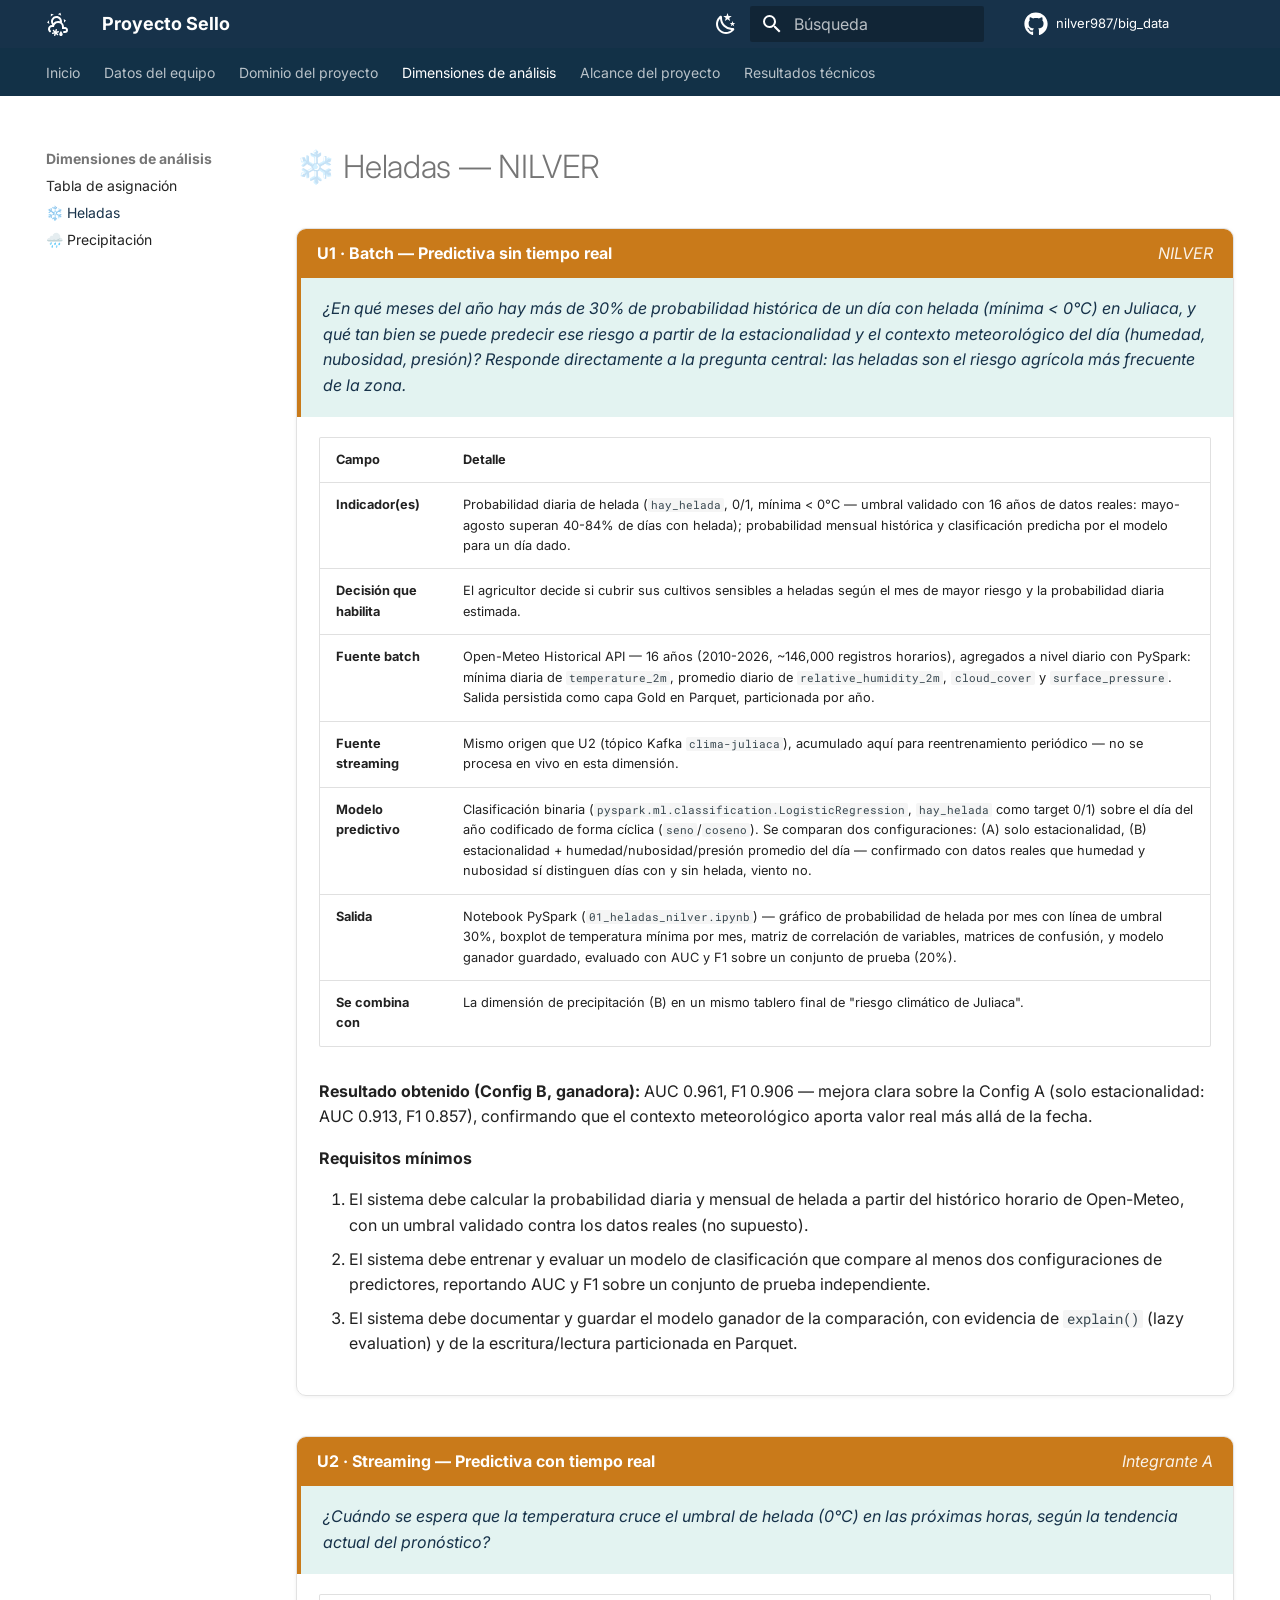
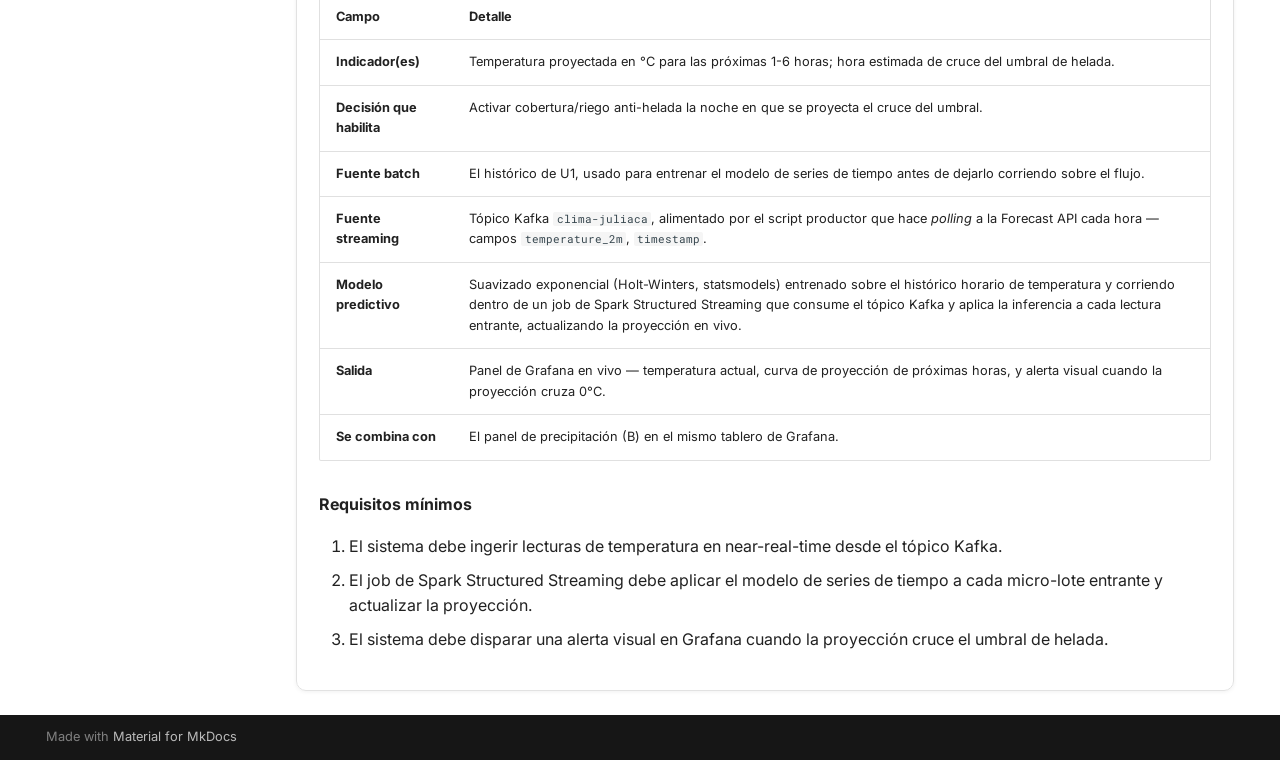
<file: dimensiones/heladas/index.html>
<!doctype html>
<html lang="es" class="no-js">
  <head>
    
      <meta charset="utf-8">
      <meta name="viewport" content="width=device-width,initial-scale=1">
      
        <meta name="description" content="Brief Técnico Analítico — Monitoreo y anticipación de riesgos climáticos en Juliaca">
      
      
        <meta name="author" content="Salcca Aquino, Nilver · Arce Mayta, Efrain Nayder">
      
      
      
        <link rel="prev" href="../asignacion/">
      
      
        <link rel="next" href="../precipitacion/">
      
      
        
      
      
      <link rel="icon" href="../../assets/images/favicon.png">
      <meta name="generator" content="mkdocs-1.6.1, mkdocs-material-9.7.7">
    
    
      
        <title>❄️ Heladas - Proyecto Sello</title>
      
    
    
      <link rel="stylesheet" href="../../assets/stylesheets/main.ec1eaa64.min.css">
      
        
        <link rel="stylesheet" href="../../assets/stylesheets/palette.ab4e12ef.min.css">
      
      


    
    
      
    
    
      
        
        
        <link rel="preconnect" href="https://fonts.gstatic.com" crossorigin>
        <link rel="stylesheet" href="https://fonts.googleapis.com/css?family=Inter:300,300i,400,400i,700,700i%7CRoboto+Mono:400,400i,700,700i&display=fallback">
        <style>:root{--md-text-font:"Inter";--md-code-font:"Roboto Mono"}</style>
      
    
    
      <link rel="stylesheet" href="../../stylesheets/extra.css">
    
    <script>__md_scope=new URL("../..",location),__md_hash=e=>[...e].reduce(((e,_)=>(e<<5)-e+_.charCodeAt(0)),0),__md_get=(e,_=localStorage,t=__md_scope)=>JSON.parse(_.getItem(t.pathname+"."+e)),__md_set=(e,_,t=localStorage,a=__md_scope)=>{try{t.setItem(a.pathname+"."+e,JSON.stringify(_))}catch(e){}}</script>
    
      

    
    
  </head>
  
  
    
    
      
    
    
    
    
    <body dir="ltr" data-md-color-scheme="default" data-md-color-primary="custom" data-md-color-accent="teal">
  
    
    <input class="md-toggle" data-md-toggle="drawer" type="checkbox" id="__drawer" autocomplete="off">
    <input class="md-toggle" data-md-toggle="search" type="checkbox" id="__search" autocomplete="off">
    <label class="md-overlay" for="__drawer"></label>
    <div data-md-component="skip">
      
        
        <a href="#heladas-nilver" class="md-skip">
          Saltar a contenido
        </a>
      
    </div>
    <div data-md-component="announce">
      
    </div>
    
    
      

<header class="md-header" data-md-component="header">
  <nav class="md-header__inner md-grid" aria-label="Cabecera">
    <a href="../.." title="Proyecto Sello" class="md-header__button md-logo" aria-label="Proyecto Sello" data-md-component="logo">
      
  
  <svg xmlns="http://www.w3.org/2000/svg" viewBox="0 0 24 24"><path d="M13.55 2.66c-.55-.24-1.1-.4-1.67-.51L14.37.84l.9 2.89a7.7 7.7 0 0 0-1.72-1.07m-7.46.8q-.735.525-1.29 1.2l.11-2.82 2.96.69c-.62.2-1.22.52-1.78.93M18 8.73c-.09-.58-.22-1.16-.41-1.7l2.38 1.5-2.05 2.23c.11-.66.13-1.34.08-2.03M3.04 10.32c.07.6.21 1.18.39 1.71l-2.37-1.5L3.1 8.3c-.1.65-.13 1.34-.06 2.02m13.64 11.89c0 .99-.77 1.79-1.73 1.79-.95 0-1.72-.8-1.72-1.79 0-1.18 1.72-3.18 1.72-3.18s1.73 2 1.73 3.18m-10.65-.76c-.1-.38.12-.77.51-.87l1.59-.43L6.96 19a.7.7 0 0 1 0-1c.27-.3.74-.3 1.04 0l1.14 1.14.41-1.58c.1-.39.5-.62.88-.51.39.1.62.5.5.88l-.43 1.57 1.6-.4c.4-.1.78.11.9.5a.74.74 0 0 1-.53.87l-1.58.42 1.16 1.16c.28.27.28.74 0 1.02s-.74.28-1.02 0L9.87 21.9l-.42 1.6c-.1.38-.5.6-.88.5-.39-.1-.6-.5-.51-.88l.44-1.57-1.59.41c-.41.1-.78-.12-.88-.51M19 15.03c-.35 0-.69.05-1 .16v-.16c0-1.82-.81-3.45-2.08-4.53.43-2.45-.82-4.97-3.17-6-2.78-1.23-6.03.03-7.25 2.78-.9 1.99-.5 4.19.77 5.75H6c-2.21 0-4 1.78-4 4 0 1.14.5 2.17 1.27 2.9 0 0 .7.71 1.41 0s0-1.43 0-1.43c-.41-.35-.68-.88-.68-1.47a2 2 0 0 1 2-2h2c0-2.22 1.79-4 4-4a4 4 0 0 1 4 4v2h3a1 1 0 0 1 1 1c0 .54-.45 1-1 1h-1s-1 0-1 1 1 1 1 1h1a3 3 0 0 0 3-3c0-1.66-1.34-3-3-3m-7-6c-1.84 0-3.5.82-4.59 2.13a3.51 3.51 0 0 1-.1-3.07 3.496 3.496 0 0 1 4.62-1.77A3.52 3.52 0 0 1 14 9.37c-.62-.22-1.3-.34-2-.34"/></svg>

    </a>
    <label class="md-header__button md-icon" for="__drawer">
      
      <svg xmlns="http://www.w3.org/2000/svg" viewBox="0 0 24 24"><path d="M3 6h18v2H3zm0 5h18v2H3zm0 5h18v2H3z"/></svg>
    </label>
    <div class="md-header__title" data-md-component="header-title">
      <div class="md-header__ellipsis">
        <div class="md-header__topic">
          <span class="md-ellipsis">
            Proyecto Sello
          </span>
        </div>
        <div class="md-header__topic" data-md-component="header-topic">
          <span class="md-ellipsis">
            
              ❄️ Heladas
            
          </span>
        </div>
      </div>
    </div>
    
      
        <form class="md-header__option" data-md-component="palette">
  
    
    
    
    <input class="md-option" data-md-color-media="" data-md-color-scheme="default" data-md-color-primary="custom" data-md-color-accent="teal"  aria-label="Cambiar a modo oscuro"  type="radio" name="__palette" id="__palette_0">
    
      <label class="md-header__button md-icon" title="Cambiar a modo oscuro" for="__palette_1" hidden>
        <svg xmlns="http://www.w3.org/2000/svg" viewBox="0 0 24 24"><path d="m17.75 4.09-2.53 1.94.91 3.06-2.63-1.81-2.63 1.81.91-3.06-2.53-1.94L12.44 4l1.06-3 1.06 3zm3.5 6.91-1.64 1.25.59 1.98-1.7-1.17-1.7 1.17.59-1.98L15.75 11l2.06-.05L18.5 9l.69 1.95zm-2.28 4.95c.83-.08 1.72 1.1 1.19 1.85-.32.45-.66.87-1.08 1.27C15.17 23 8.84 23 4.94 19.07c-3.91-3.9-3.91-10.24 0-14.14.4-.4.82-.76 1.27-1.08.75-.53 1.93.36 1.85 1.19-.27 2.86.69 5.83 2.89 8.02a9.96 9.96 0 0 0 8.02 2.89m-1.64 2.02a12.08 12.08 0 0 1-7.8-3.47c-2.17-2.19-3.33-5-3.49-7.82-2.81 3.14-2.7 7.96.31 10.98 3.02 3.01 7.84 3.12 10.98.31"/></svg>
      </label>
    
  
    
    
    
    <input class="md-option" data-md-color-media="" data-md-color-scheme="slate" data-md-color-primary="custom" data-md-color-accent="teal"  aria-label="Cambiar a modo claro"  type="radio" name="__palette" id="__palette_1">
    
      <label class="md-header__button md-icon" title="Cambiar a modo claro" for="__palette_0" hidden>
        <svg xmlns="http://www.w3.org/2000/svg" viewBox="0 0 24 24"><path d="M12 7a5 5 0 0 1 5 5 5 5 0 0 1-5 5 5 5 0 0 1-5-5 5 5 0 0 1 5-5m0 2a3 3 0 0 0-3 3 3 3 0 0 0 3 3 3 3 0 0 0 3-3 3 3 0 0 0-3-3m0-7 2.39 3.42C13.65 5.15 12.84 5 12 5s-1.65.15-2.39.42zM3.34 7l4.16-.35A7.2 7.2 0 0 0 5.94 8.5c-.44.74-.69 1.5-.83 2.29zm.02 10 1.76-3.77a7.131 7.131 0 0 0 2.38 4.14zM20.65 7l-1.77 3.79a7.02 7.02 0 0 0-2.38-4.15zm-.01 10-4.14.36c.59-.51 1.12-1.14 1.54-1.86.42-.73.69-1.5.83-2.29zM12 22l-2.41-3.44c.74.27 1.55.44 2.41.44.82 0 1.63-.17 2.37-.44z"/></svg>
      </label>
    
  
</form>
      
    
    
      <script>var palette=__md_get("__palette");if(palette&&palette.color){if("(prefers-color-scheme)"===palette.color.media){var media=matchMedia("(prefers-color-scheme: light)"),input=document.querySelector(media.matches?"[data-md-color-media='(prefers-color-scheme: light)']":"[data-md-color-media='(prefers-color-scheme: dark)']");palette.color.media=input.getAttribute("data-md-color-media"),palette.color.scheme=input.getAttribute("data-md-color-scheme"),palette.color.primary=input.getAttribute("data-md-color-primary"),palette.color.accent=input.getAttribute("data-md-color-accent")}for(var[key,value]of Object.entries(palette.color))document.body.setAttribute("data-md-color-"+key,value)}</script>
    
    
    
      
      
        <label class="md-header__button md-icon" for="__search">
          
          <svg xmlns="http://www.w3.org/2000/svg" viewBox="0 0 24 24"><path d="M9.5 3A6.5 6.5 0 0 1 16 9.5c0 1.61-.59 3.09-1.56 4.23l.27.27h.79l5 5-1.5 1.5-5-5v-.79l-.27-.27A6.52 6.52 0 0 1 9.5 16 6.5 6.5 0 0 1 3 9.5 6.5 6.5 0 0 1 9.5 3m0 2C7 5 5 7 5 9.5S7 14 9.5 14 14 12 14 9.5 12 5 9.5 5"/></svg>
        </label>
        <div class="md-search" data-md-component="search" role="dialog">
  <label class="md-search__overlay" for="__search"></label>
  <div class="md-search__inner" role="search">
    <form class="md-search__form" name="search">
      <input type="text" class="md-search__input" name="query" aria-label="Búsqueda" placeholder="Búsqueda" autocapitalize="off" autocorrect="off" autocomplete="off" spellcheck="false" data-md-component="search-query" required>
      <label class="md-search__icon md-icon" for="__search">
        
        <svg xmlns="http://www.w3.org/2000/svg" viewBox="0 0 24 24"><path d="M9.5 3A6.5 6.5 0 0 1 16 9.5c0 1.61-.59 3.09-1.56 4.23l.27.27h.79l5 5-1.5 1.5-5-5v-.79l-.27-.27A6.52 6.52 0 0 1 9.5 16 6.5 6.5 0 0 1 3 9.5 6.5 6.5 0 0 1 9.5 3m0 2C7 5 5 7 5 9.5S7 14 9.5 14 14 12 14 9.5 12 5 9.5 5"/></svg>
        
        <svg xmlns="http://www.w3.org/2000/svg" viewBox="0 0 24 24"><path d="M20 11v2H8l5.5 5.5-1.42 1.42L4.16 12l7.92-7.92L13.5 5.5 8 11z"/></svg>
      </label>
      <nav class="md-search__options" aria-label="Buscar">
        
        <button type="reset" class="md-search__icon md-icon" title="Limpiar" aria-label="Limpiar" tabindex="-1">
          
          <svg xmlns="http://www.w3.org/2000/svg" viewBox="0 0 24 24"><path d="M19 6.41 17.59 5 12 10.59 6.41 5 5 6.41 10.59 12 5 17.59 6.41 19 12 13.41 17.59 19 19 17.59 13.41 12z"/></svg>
        </button>
      </nav>
      
    </form>
    <div class="md-search__output">
      <div class="md-search__scrollwrap" tabindex="0" data-md-scrollfix>
        <div class="md-search-result" data-md-component="search-result">
          <div class="md-search-result__meta">
            Inicializando búsqueda
          </div>
          <ol class="md-search-result__list" role="presentation"></ol>
        </div>
      </div>
    </div>
  </div>
</div>
      
    
    
      <div class="md-header__source">
        <a href="https://github.com/nilver987/big_data" title="Ir al repositorio" class="md-source" data-md-component="source">
  <div class="md-source__icon md-icon">
    
    <svg xmlns="http://www.w3.org/2000/svg" viewBox="0 0 512 512"><!--! Font Awesome Free 7.1.0 by @fontawesome - https://fontawesome.com License - https://fontawesome.com/license/free (Icons: CC BY 4.0, Fonts: SIL OFL 1.1, Code: MIT License) Copyright 2025 Fonticons, Inc.--><path d="M173.9 397.4c0 2-2.3 3.6-5.2 3.6-3.3.3-5.6-1.3-5.6-3.6 0-2 2.3-3.6 5.2-3.6 3-.3 5.6 1.3 5.6 3.6m-31.1-4.5c-.7 2 1.3 4.3 4.3 4.9 2.6 1 5.6 0 6.2-2s-1.3-4.3-4.3-5.2c-2.6-.7-5.5.3-6.2 2.3m44.2-1.7c-2.9.7-4.9 2.6-4.6 4.9.3 2 2.9 3.3 5.9 2.6 2.9-.7 4.9-2.6 4.6-4.6-.3-1.9-3-3.2-5.9-2.9M252.8 8C114.1 8 8 113.3 8 252c0 110.9 69.8 205.8 169.5 239.2 12.8 2.3 17.3-5.6 17.3-12.1 0-6.2-.3-40.4-.3-61.4 0 0-70 15-84.7-29.8 0 0-11.4-29.1-27.8-36.6 0 0-22.9-15.7 1.6-15.4 0 0 24.9 2 38.6 25.8 21.9 38.6 58.6 27.5 72.9 20.9 2.3-16 8.8-27.1 16-33.7-55.9-6.2-112.3-14.3-112.3-110.5 0-27.5 7.6-41.3 23.6-58.9-2.6-6.5-11.1-33.3 2.6-67.9 20.9-6.5 69 27 69 27 20-5.6 41.5-8.5 62.8-8.5s42.8 2.9 62.8 8.5c0 0 48.1-33.6 69-27 13.7 34.7 5.2 61.4 2.6 67.9 16 17.7 25.8 31.5 25.8 58.9 0 96.5-58.9 104.2-114.8 110.5 9.2 7.9 17 22.9 17 46.4 0 33.7-.3 75.4-.3 83.6 0 6.5 4.6 14.4 17.3 12.1C436.2 457.8 504 362.9 504 252 504 113.3 391.5 8 252.8 8M105.2 352.9c-1.3 1-1 3.3.7 5.2 1.6 1.6 3.9 2.3 5.2 1 1.3-1 1-3.3-.7-5.2-1.6-1.6-3.9-2.3-5.2-1m-10.8-8.1c-.7 1.3.3 2.9 2.3 3.9 1.6 1 3.6.7 4.3-.7.7-1.3-.3-2.9-2.3-3.9-2-.6-3.6-.3-4.3.7m32.4 35.6c-1.6 1.3-1 4.3 1.3 6.2 2.3 2.3 5.2 2.6 6.5 1 1.3-1.3.7-4.3-1.3-6.2-2.2-2.3-5.2-2.6-6.5-1m-11.4-14.7c-1.6 1-1.6 3.6 0 5.9s4.3 3.3 5.6 2.3c1.6-1.3 1.6-3.9 0-6.2-1.4-2.3-4-3.3-5.6-2"/></svg>
  </div>
  <div class="md-source__repository">
    nilver987/big_data
  </div>
</a>
      </div>
    
  </nav>
  
</header>
    
    <div class="md-container" data-md-component="container">
      
      
        
          
            
<nav class="md-tabs" aria-label="Pestañas" data-md-component="tabs">
  <div class="md-grid">
    <ul class="md-tabs__list">
      
        
  
  
  
  
    <li class="md-tabs__item">
      <a href="../.." class="md-tabs__link">
        
  
  
    
  
  Inicio

      </a>
    </li>
  

      
        
  
  
  
  
    <li class="md-tabs__item">
      <a href="../../equipo/" class="md-tabs__link">
        
  
  
    
  
  Datos del equipo

      </a>
    </li>
  

      
        
  
  
  
  
    <li class="md-tabs__item">
      <a href="../../dominio/" class="md-tabs__link">
        
  
  
    
  
  Dominio del proyecto

      </a>
    </li>
  

      
        
  
  
  
    
  
  
    
    
      <li class="md-tabs__item md-tabs__item--active">
        <a href="../asignacion/" class="md-tabs__link">
          
  
  
    
  
  Dimensiones de análisis

        </a>
      </li>
    
  

      
        
  
  
  
  
    <li class="md-tabs__item">
      <a href="../../alcance/" class="md-tabs__link">
        
  
  
    
  
  Alcance del proyecto

      </a>
    </li>
  

      
        
  
  
  
  
    
    
      <li class="md-tabs__item">
        <a href="../../resultados/heladas/01_heladas_nilver/" class="md-tabs__link">
          
  
  
    
  
  Resultados técnicos

        </a>
      </li>
    
  

      
    </ul>
  </div>
</nav>
          
        
      
      <main class="md-main" data-md-component="main">
        <div class="md-main__inner md-grid">
          
            
              
              <div class="md-sidebar md-sidebar--primary" data-md-component="sidebar" data-md-type="navigation" >
                <div class="md-sidebar__scrollwrap">
                  <div class="md-sidebar__inner">
                    


  


  

<nav class="md-nav md-nav--primary md-nav--lifted md-nav--integrated" aria-label="Navegación" data-md-level="0">
  <label class="md-nav__title" for="__drawer">
    <a href="../.." title="Proyecto Sello" class="md-nav__button md-logo" aria-label="Proyecto Sello" data-md-component="logo">
      
  
  <svg xmlns="http://www.w3.org/2000/svg" viewBox="0 0 24 24"><path d="M13.55 2.66c-.55-.24-1.1-.4-1.67-.51L14.37.84l.9 2.89a7.7 7.7 0 0 0-1.72-1.07m-7.46.8q-.735.525-1.29 1.2l.11-2.82 2.96.69c-.62.2-1.22.52-1.78.93M18 8.73c-.09-.58-.22-1.16-.41-1.7l2.38 1.5-2.05 2.23c.11-.66.13-1.34.08-2.03M3.04 10.32c.07.6.21 1.18.39 1.71l-2.37-1.5L3.1 8.3c-.1.65-.13 1.34-.06 2.02m13.64 11.89c0 .99-.77 1.79-1.73 1.79-.95 0-1.72-.8-1.72-1.79 0-1.18 1.72-3.18 1.72-3.18s1.73 2 1.73 3.18m-10.65-.76c-.1-.38.12-.77.51-.87l1.59-.43L6.96 19a.7.7 0 0 1 0-1c.27-.3.74-.3 1.04 0l1.14 1.14.41-1.58c.1-.39.5-.62.88-.51.39.1.62.5.5.88l-.43 1.57 1.6-.4c.4-.1.78.11.9.5a.74.74 0 0 1-.53.87l-1.58.42 1.16 1.16c.28.27.28.74 0 1.02s-.74.28-1.02 0L9.87 21.9l-.42 1.6c-.1.38-.5.6-.88.5-.39-.1-.6-.5-.51-.88l.44-1.57-1.59.41c-.41.1-.78-.12-.88-.51M19 15.03c-.35 0-.69.05-1 .16v-.16c0-1.82-.81-3.45-2.08-4.53.43-2.45-.82-4.97-3.17-6-2.78-1.23-6.03.03-7.25 2.78-.9 1.99-.5 4.19.77 5.75H6c-2.21 0-4 1.78-4 4 0 1.14.5 2.17 1.27 2.9 0 0 .7.71 1.41 0s0-1.43 0-1.43c-.41-.35-.68-.88-.68-1.47a2 2 0 0 1 2-2h2c0-2.22 1.79-4 4-4a4 4 0 0 1 4 4v2h3a1 1 0 0 1 1 1c0 .54-.45 1-1 1h-1s-1 0-1 1 1 1 1 1h1a3 3 0 0 0 3-3c0-1.66-1.34-3-3-3m-7-6c-1.84 0-3.5.82-4.59 2.13a3.51 3.51 0 0 1-.1-3.07 3.496 3.496 0 0 1 4.62-1.77A3.52 3.52 0 0 1 14 9.37c-.62-.22-1.3-.34-2-.34"/></svg>

    </a>
    Proyecto Sello
  </label>
  
    <div class="md-nav__source">
      <a href="https://github.com/nilver987/big_data" title="Ir al repositorio" class="md-source" data-md-component="source">
  <div class="md-source__icon md-icon">
    
    <svg xmlns="http://www.w3.org/2000/svg" viewBox="0 0 512 512"><!--! Font Awesome Free 7.1.0 by @fontawesome - https://fontawesome.com License - https://fontawesome.com/license/free (Icons: CC BY 4.0, Fonts: SIL OFL 1.1, Code: MIT License) Copyright 2025 Fonticons, Inc.--><path d="M173.9 397.4c0 2-2.3 3.6-5.2 3.6-3.3.3-5.6-1.3-5.6-3.6 0-2 2.3-3.6 5.2-3.6 3-.3 5.6 1.3 5.6 3.6m-31.1-4.5c-.7 2 1.3 4.3 4.3 4.9 2.6 1 5.6 0 6.2-2s-1.3-4.3-4.3-5.2c-2.6-.7-5.5.3-6.2 2.3m44.2-1.7c-2.9.7-4.9 2.6-4.6 4.9.3 2 2.9 3.3 5.9 2.6 2.9-.7 4.9-2.6 4.6-4.6-.3-1.9-3-3.2-5.9-2.9M252.8 8C114.1 8 8 113.3 8 252c0 110.9 69.8 205.8 169.5 239.2 12.8 2.3 17.3-5.6 17.3-12.1 0-6.2-.3-40.4-.3-61.4 0 0-70 15-84.7-29.8 0 0-11.4-29.1-27.8-36.6 0 0-22.9-15.7 1.6-15.4 0 0 24.9 2 38.6 25.8 21.9 38.6 58.6 27.5 72.9 20.9 2.3-16 8.8-27.1 16-33.7-55.9-6.2-112.3-14.3-112.3-110.5 0-27.5 7.6-41.3 23.6-58.9-2.6-6.5-11.1-33.3 2.6-67.9 20.9-6.5 69 27 69 27 20-5.6 41.5-8.5 62.8-8.5s42.8 2.9 62.8 8.5c0 0 48.1-33.6 69-27 13.7 34.7 5.2 61.4 2.6 67.9 16 17.7 25.8 31.5 25.8 58.9 0 96.5-58.9 104.2-114.8 110.5 9.2 7.9 17 22.9 17 46.4 0 33.7-.3 75.4-.3 83.6 0 6.5 4.6 14.4 17.3 12.1C436.2 457.8 504 362.9 504 252 504 113.3 391.5 8 252.8 8M105.2 352.9c-1.3 1-1 3.3.7 5.2 1.6 1.6 3.9 2.3 5.2 1 1.3-1 1-3.3-.7-5.2-1.6-1.6-3.9-2.3-5.2-1m-10.8-8.1c-.7 1.3.3 2.9 2.3 3.9 1.6 1 3.6.7 4.3-.7.7-1.3-.3-2.9-2.3-3.9-2-.6-3.6-.3-4.3.7m32.4 35.6c-1.6 1.3-1 4.3 1.3 6.2 2.3 2.3 5.2 2.6 6.5 1 1.3-1.3.7-4.3-1.3-6.2-2.2-2.3-5.2-2.6-6.5-1m-11.4-14.7c-1.6 1-1.6 3.6 0 5.9s4.3 3.3 5.6 2.3c1.6-1.3 1.6-3.9 0-6.2-1.4-2.3-4-3.3-5.6-2"/></svg>
  </div>
  <div class="md-source__repository">
    nilver987/big_data
  </div>
</a>
    </div>
  
  <ul class="md-nav__list" data-md-scrollfix>
    
      
      
  
  
  
  
    <li class="md-nav__item">
      <a href="../.." class="md-nav__link">
        
  
  
  <span class="md-ellipsis">
    
  
    Inicio
  

    
  </span>
  
  

      </a>
    </li>
  

    
      
      
  
  
  
  
    <li class="md-nav__item">
      <a href="../../equipo/" class="md-nav__link">
        
  
  
  <span class="md-ellipsis">
    
  
    Datos del equipo
  

    
  </span>
  
  

      </a>
    </li>
  

    
      
      
  
  
  
  
    <li class="md-nav__item">
      <a href="../../dominio/" class="md-nav__link">
        
  
  
  <span class="md-ellipsis">
    
  
    Dominio del proyecto
  

    
  </span>
  
  

      </a>
    </li>
  

    
      
      
  
  
    
  
  
  
    
    
      
        
      
        
      
        
      
    
    
    
      
        
        
      
      
        
      
    
    
    <li class="md-nav__item md-nav__item--active md-nav__item--section md-nav__item--nested">
      
        
        
        <input class="md-nav__toggle md-toggle " type="checkbox" id="__nav_4" checked>
        
          
          <label class="md-nav__link" for="__nav_4" id="__nav_4_label" tabindex="">
            
  
  
  <span class="md-ellipsis">
    
  
    Dimensiones de análisis
  

    
  </span>
  
  

            <span class="md-nav__icon md-icon"></span>
          </label>
        
        <nav class="md-nav" data-md-level="1" aria-labelledby="__nav_4_label" aria-expanded="true">
          <label class="md-nav__title" for="__nav_4">
            <span class="md-nav__icon md-icon"></span>
            
  
    Dimensiones de análisis
  

          </label>
          <ul class="md-nav__list" data-md-scrollfix>
            
              
                
  
  
  
  
    <li class="md-nav__item">
      <a href="../asignacion/" class="md-nav__link">
        
  
  
  <span class="md-ellipsis">
    
  
    Tabla de asignación
  

    
  </span>
  
  

      </a>
    </li>
  

              
            
              
                
  
  
    
  
  
  
    <li class="md-nav__item md-nav__item--active">
      
      <input class="md-nav__toggle md-toggle" type="checkbox" id="__toc">
      
      
        
      
      
      <a href="./" class="md-nav__link md-nav__link--active">
        
  
  
  <span class="md-ellipsis">
    
  
    ❄️ Heladas
  

    
  </span>
  
  

      </a>
      
    </li>
  

              
            
              
                
  
  
  
  
    <li class="md-nav__item">
      <a href="../precipitacion/" class="md-nav__link">
        
  
  
  <span class="md-ellipsis">
    
  
    🌧️ Precipitación
  

    
  </span>
  
  

      </a>
    </li>
  

              
            
          </ul>
        </nav>
      
    </li>
  

    
      
      
  
  
  
  
    <li class="md-nav__item">
      <a href="../../alcance/" class="md-nav__link">
        
  
  
  <span class="md-ellipsis">
    
  
    Alcance del proyecto
  

    
  </span>
  
  

      </a>
    </li>
  

    
      
      
  
  
  
  
    
    
      
        
      
        
      
    
    
    
      
      
        
      
    
    
    <li class="md-nav__item md-nav__item--nested">
      
        
        
        <input class="md-nav__toggle md-toggle " type="checkbox" id="__nav_6" >
        
          
          <label class="md-nav__link" for="__nav_6" id="__nav_6_label" tabindex="0">
            
  
  
  <span class="md-ellipsis">
    
  
    Resultados técnicos
  

    
  </span>
  
  

            <span class="md-nav__icon md-icon"></span>
          </label>
        
        <nav class="md-nav" data-md-level="1" aria-labelledby="__nav_6_label" aria-expanded="false">
          <label class="md-nav__title" for="__nav_6">
            <span class="md-nav__icon md-icon"></span>
            
  
    Resultados técnicos
  

          </label>
          <ul class="md-nav__list" data-md-scrollfix>
            
              
                
  
  
  
  
    <li class="md-nav__item">
      <a href="../../resultados/heladas/01_heladas_nilver/" class="md-nav__link">
        
  
  
  <span class="md-ellipsis">
    
  
    ❄️ Heladas
  

    
  </span>
  
  

      </a>
    </li>
  

              
            
              
                
  
  
  
  
    <li class="md-nav__item">
      <a href="../../resultados/precipitacion/02_precipitacion_nayder/" class="md-nav__link">
        
  
  
  <span class="md-ellipsis">
    
  
    🌧️ Precipitación
  

    
  </span>
  
  

      </a>
    </li>
  

              
            
          </ul>
        </nav>
      
    </li>
  

    
  </ul>
</nav>
                  </div>
                </div>
              </div>
            
            
          
          
            <div class="md-content" data-md-component="content">
              
              <article class="md-content__inner md-typeset">
                
                  


  
  


<h1 id="heladas-nilver">❄️ Heladas — NILVER<a class="headerlink" href="#heladas-nilver" title="Permanent link">#</a></h1>
<div class="dim-card amber">
<div class="dim-card-header"><span>U1 · Batch — Predictiva sin tiempo real</span><span class="integrante">NILVER</span></div>
<p class="dim-question">¿En qué meses del año hay más de 30% de probabilidad histórica de un día con helada (mínima &lt; 0°C) en Juliaca, y qué tan bien se puede predecir ese riesgo a partir de la estacionalidad y el contexto meteorológico del día (humedad, nubosidad, presión)? Responde directamente a la pregunta central: las heladas son el riesgo agrícola más frecuente de la zona.</p>
<div class="dim-body">
<table>
<thead>
<tr>
<th>Campo</th>
<th>Detalle</th>
</tr>
</thead>
<tbody>
<tr>
<td><strong>Indicador(es)</strong></td>
<td>Probabilidad diaria de helada (<code>hay_helada</code>, 0/1, mínima &lt; 0°C — umbral validado con 16 años de datos reales: mayo-agosto superan 40-84% de días con helada); probabilidad mensual histórica y clasificación predicha por el modelo para un día dado.</td>
</tr>
<tr>
<td><strong>Decisión que habilita</strong></td>
<td>El agricultor decide si cubrir sus cultivos sensibles a heladas según el mes de mayor riesgo y la probabilidad diaria estimada.</td>
</tr>
<tr>
<td><strong>Fuente batch</strong></td>
<td>Open-Meteo Historical API — 16 años (2010-2026, ~146,000 registros horarios), agregados a nivel diario con PySpark: mínima diaria de <code>temperature_2m</code>, promedio diario de <code>relative_humidity_2m</code>, <code>cloud_cover</code> y <code>surface_pressure</code>. Salida persistida como capa Gold en Parquet, particionada por año.</td>
</tr>
<tr>
<td><strong>Fuente streaming</strong></td>
<td>Mismo origen que U2 (tópico Kafka <code>clima-juliaca</code>), acumulado aquí para reentrenamiento periódico — no se procesa en vivo en esta dimensión.</td>
</tr>
<tr>
<td><strong>Modelo predictivo</strong></td>
<td>Clasificación binaria (<code>pyspark.ml.classification.LogisticRegression</code>, <code>hay_helada</code> como target 0/1) sobre el día del año codificado de forma cíclica (<code>seno</code>/<code>coseno</code>). Se comparan dos configuraciones: (A) solo estacionalidad, (B) estacionalidad + humedad/nubosidad/presión promedio del día — confirmado con datos reales que humedad y nubosidad sí distinguen días con y sin helada, viento no.</td>
</tr>
<tr>
<td><strong>Salida</strong></td>
<td>Notebook PySpark (<code>01_heladas_nilver.ipynb</code>) — gráfico de probabilidad de helada por mes con línea de umbral 30%, boxplot de temperatura mínima por mes, matriz de correlación de variables, matrices de confusión, y modelo ganador guardado, evaluado con AUC y F1 sobre un conjunto de prueba (20%).</td>
</tr>
<tr>
<td><strong>Se combina con</strong></td>
<td>La dimensión de precipitación (B) en un mismo tablero final de "riesgo climático de Juliaca".</td>
</tr>
</tbody>
</table>
<p><strong>Resultado obtenido (Config B, ganadora):</strong> AUC 0.961, F1 0.906 — mejora clara sobre la Config A (solo estacionalidad: AUC 0.913, F1 0.857), confirmando que el contexto meteorológico aporta valor real más allá de la fecha.</p>
<p><strong>Requisitos mínimos</strong></p>
<ol>
<li>El sistema debe calcular la probabilidad diaria y mensual de helada a partir del histórico horario de Open-Meteo, con un umbral validado contra los datos reales (no supuesto).</li>
<li>El sistema debe entrenar y evaluar un modelo de clasificación que compare al menos dos configuraciones de predictores, reportando AUC y F1 sobre un conjunto de prueba independiente.</li>
<li>El sistema debe documentar y guardar el modelo ganador de la comparación, con evidencia de <code>explain()</code> (lazy evaluation) y de la escritura/lectura particionada en Parquet.</li>
</ol>
</div>
</div>
<div class="dim-card amber">
<div class="dim-card-header"><span>U2 · Streaming — Predictiva con tiempo real</span><span class="integrante">Integrante A</span></div>
<p class="dim-question">¿Cuándo se espera que la temperatura cruce el umbral de helada (0°C) en las próximas horas, según la tendencia actual del pronóstico?</p>
<div class="dim-body">
<table>
<thead>
<tr>
<th>Campo</th>
<th>Detalle</th>
</tr>
</thead>
<tbody>
<tr>
<td><strong>Indicador(es)</strong></td>
<td>Temperatura proyectada en °C para las próximas 1-6 horas; hora estimada de cruce del umbral de helada.</td>
</tr>
<tr>
<td><strong>Decisión que habilita</strong></td>
<td>Activar cobertura/riego anti-helada la noche en que se proyecta el cruce del umbral.</td>
</tr>
<tr>
<td><strong>Fuente batch</strong></td>
<td>El histórico de U1, usado para entrenar el modelo de series de tiempo antes de dejarlo corriendo sobre el flujo.</td>
</tr>
<tr>
<td><strong>Fuente streaming</strong></td>
<td>Tópico Kafka <code>clima-juliaca</code>, alimentado por el script productor que hace <em>polling</em> a la Forecast API cada hora — campos <code>temperature_2m</code>, <code>timestamp</code>.</td>
</tr>
<tr>
<td><strong>Modelo predictivo</strong></td>
<td>Suavizado exponencial (Holt-Winters, statsmodels) entrenado sobre el histórico horario de temperatura y corriendo dentro de un job de Spark Structured Streaming que consume el tópico Kafka y aplica la inferencia a cada lectura entrante, actualizando la proyección en vivo.</td>
</tr>
<tr>
<td><strong>Salida</strong></td>
<td>Panel de Grafana en vivo — temperatura actual, curva de proyección de próximas horas, y alerta visual cuando la proyección cruza 0°C.</td>
</tr>
<tr>
<td><strong>Se combina con</strong></td>
<td>El panel de precipitación (B) en el mismo tablero de Grafana.</td>
</tr>
</tbody>
</table>
<p><strong>Requisitos mínimos</strong></p>
<ol>
<li>El sistema debe ingerir lecturas de temperatura en near-real-time desde el tópico Kafka.</li>
<li>El job de Spark Structured Streaming debe aplicar el modelo de series de tiempo a cada micro-lote entrante y actualizar la proyección.</li>
<li>El sistema debe disparar una alerta visual en Grafana cuando la proyección cruce el umbral de helada.</li>
</ol>
</div>
</div>












                
              </article>
            </div>
          
          
  <script>var tabs=__md_get("__tabs");if(Array.isArray(tabs))e:for(var set of document.querySelectorAll(".tabbed-set")){var labels=set.querySelector(".tabbed-labels");for(var tab of tabs)for(var label of labels.getElementsByTagName("label"))if(label.innerText.trim()===tab){var input=document.getElementById(label.htmlFor);input.checked=!0;continue e}}</script>

<script>var target=document.getElementById(location.hash.slice(1));target&&target.name&&(target.checked=target.name.startsWith("__tabbed_"))</script>
        </div>
        
          <button type="button" class="md-top md-icon" data-md-component="top" hidden>
  
  <svg xmlns="http://www.w3.org/2000/svg" viewBox="0 0 24 24"><path d="M13 20h-2V8l-5.5 5.5-1.42-1.42L12 4.16l7.92 7.92-1.42 1.42L13 8z"/></svg>
  Volver al principio
</button>
        
      </main>
      
        <footer class="md-footer">
  
  <div class="md-footer-meta md-typeset">
    <div class="md-footer-meta__inner md-grid">
      <div class="md-copyright">
  
  
    Made with
    <a href="https://squidfunk.github.io/mkdocs-material/" target="_blank" rel="noopener">
      Material for MkDocs
    </a>
  
</div>
      
    </div>
  </div>
</footer>
      
    </div>
    <div class="md-dialog" data-md-component="dialog">
      <div class="md-dialog__inner md-typeset"></div>
    </div>
    
    
    
      
      
      <script id="__config" type="application/json">{"annotate": null, "base": "../..", "features": ["navigation.tabs", "navigation.sections", "navigation.top", "navigation.indexes", "toc.integrate", "content.code.copy", "content.tabs.link"], "search": "../../assets/javascripts/workers/search.2c215733.min.js", "tags": null, "translations": {"clipboard.copied": "Copiado al portapapeles", "clipboard.copy": "Copiar al portapapeles", "search.result.more.one": "1 m\u00e1s en esta p\u00e1gina", "search.result.more.other": "# m\u00e1s en esta p\u00e1gina", "search.result.none": "No se encontraron documentos", "search.result.one": "1 documento encontrado", "search.result.other": "# documentos encontrados", "search.result.placeholder": "Teclee para comenzar b\u00fasqueda", "search.result.term.missing": "Falta", "select.version": "Seleccionar versi\u00f3n"}, "version": null}</script>
    
    
      <script src="../../assets/javascripts/bundle.d7400e89.min.js"></script>
      
    
  </body>
</html>
</file>
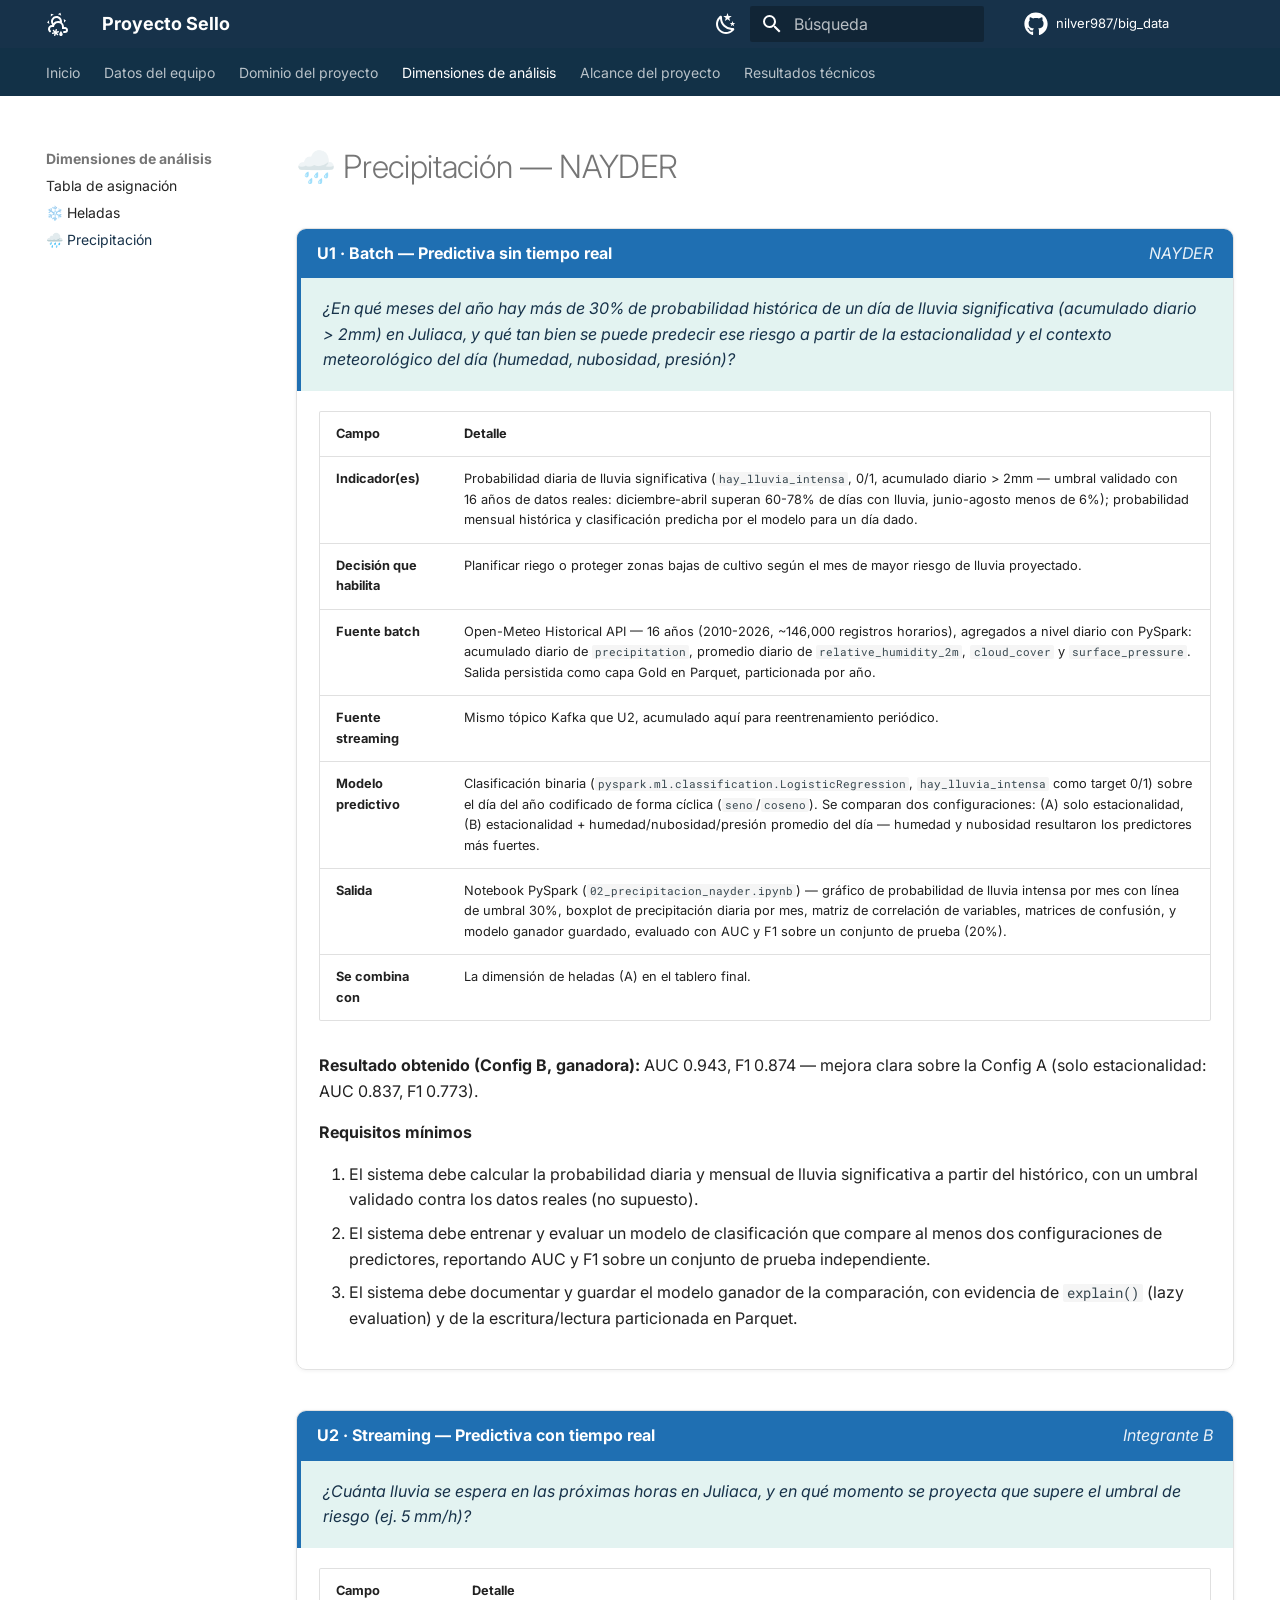
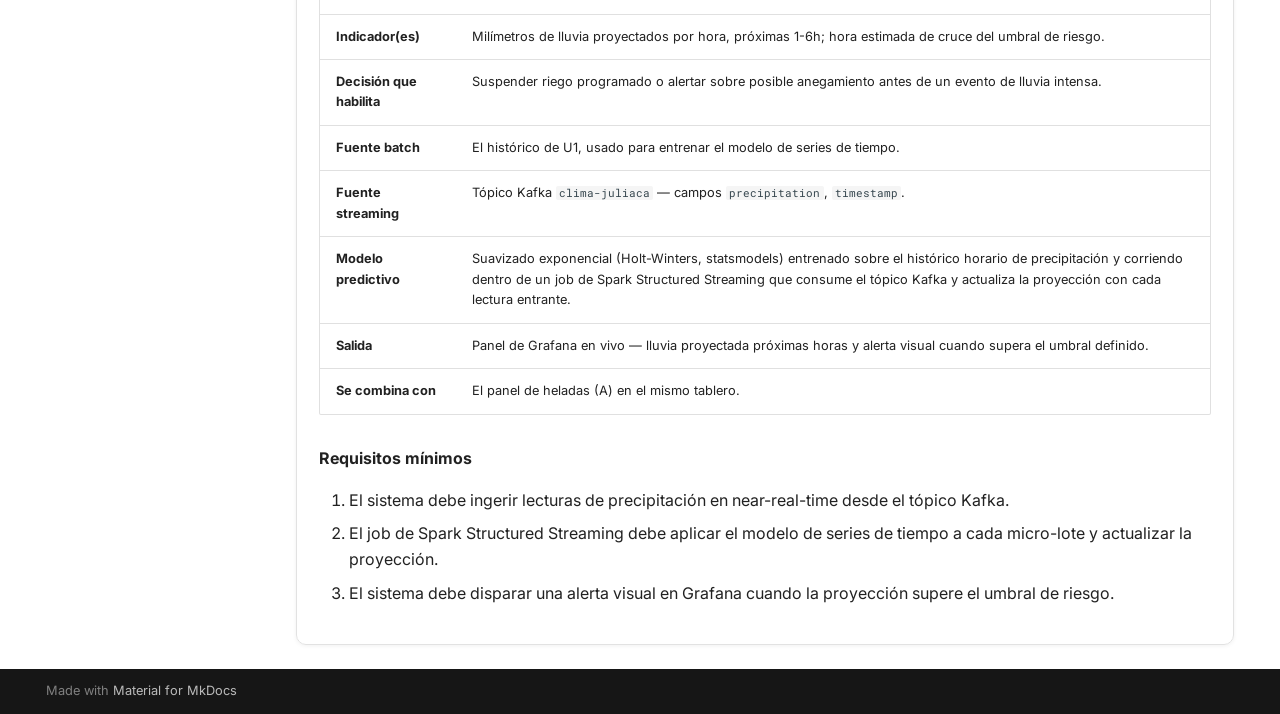
<file: dimensiones/precipitacion/index.html>
<!doctype html>
<html lang="es" class="no-js">
  <head>
    
      <meta charset="utf-8">
      <meta name="viewport" content="width=device-width,initial-scale=1">
      
        <meta name="description" content="Brief Técnico Analítico — Monitoreo y anticipación de riesgos climáticos en Juliaca">
      
      
        <meta name="author" content="Salcca Aquino, Nilver · Arce Mayta, Efrain Nayder">
      
      
      
        <link rel="prev" href="../heladas/">
      
      
        <link rel="next" href="../../alcance/">
      
      
        
      
      
      <link rel="icon" href="../../assets/images/favicon.png">
      <meta name="generator" content="mkdocs-1.6.1, mkdocs-material-9.7.7">
    
    
      
        <title>🌧️ Precipitación - Proyecto Sello</title>
      
    
    
      <link rel="stylesheet" href="../../assets/stylesheets/main.ec1eaa64.min.css">
      
        
        <link rel="stylesheet" href="../../assets/stylesheets/palette.ab4e12ef.min.css">
      
      


    
    
      
    
    
      
        
        
        <link rel="preconnect" href="https://fonts.gstatic.com" crossorigin>
        <link rel="stylesheet" href="https://fonts.googleapis.com/css?family=Inter:300,300i,400,400i,700,700i%7CRoboto+Mono:400,400i,700,700i&display=fallback">
        <style>:root{--md-text-font:"Inter";--md-code-font:"Roboto Mono"}</style>
      
    
    
      <link rel="stylesheet" href="../../stylesheets/extra.css">
    
    <script>__md_scope=new URL("../..",location),__md_hash=e=>[...e].reduce(((e,_)=>(e<<5)-e+_.charCodeAt(0)),0),__md_get=(e,_=localStorage,t=__md_scope)=>JSON.parse(_.getItem(t.pathname+"."+e)),__md_set=(e,_,t=localStorage,a=__md_scope)=>{try{t.setItem(a.pathname+"."+e,JSON.stringify(_))}catch(e){}}</script>
    
      

    
    
  </head>
  
  
    
    
      
    
    
    
    
    <body dir="ltr" data-md-color-scheme="default" data-md-color-primary="custom" data-md-color-accent="teal">
  
    
    <input class="md-toggle" data-md-toggle="drawer" type="checkbox" id="__drawer" autocomplete="off">
    <input class="md-toggle" data-md-toggle="search" type="checkbox" id="__search" autocomplete="off">
    <label class="md-overlay" for="__drawer"></label>
    <div data-md-component="skip">
      
        
        <a href="#precipitacion-nayder" class="md-skip">
          Saltar a contenido
        </a>
      
    </div>
    <div data-md-component="announce">
      
    </div>
    
    
      

<header class="md-header" data-md-component="header">
  <nav class="md-header__inner md-grid" aria-label="Cabecera">
    <a href="../.." title="Proyecto Sello" class="md-header__button md-logo" aria-label="Proyecto Sello" data-md-component="logo">
      
  
  <svg xmlns="http://www.w3.org/2000/svg" viewBox="0 0 24 24"><path d="M13.55 2.66c-.55-.24-1.1-.4-1.67-.51L14.37.84l.9 2.89a7.7 7.7 0 0 0-1.72-1.07m-7.46.8q-.735.525-1.29 1.2l.11-2.82 2.96.69c-.62.2-1.22.52-1.78.93M18 8.73c-.09-.58-.22-1.16-.41-1.7l2.38 1.5-2.05 2.23c.11-.66.13-1.34.08-2.03M3.04 10.32c.07.6.21 1.18.39 1.71l-2.37-1.5L3.1 8.3c-.1.65-.13 1.34-.06 2.02m13.64 11.89c0 .99-.77 1.79-1.73 1.79-.95 0-1.72-.8-1.72-1.79 0-1.18 1.72-3.18 1.72-3.18s1.73 2 1.73 3.18m-10.65-.76c-.1-.38.12-.77.51-.87l1.59-.43L6.96 19a.7.7 0 0 1 0-1c.27-.3.74-.3 1.04 0l1.14 1.14.41-1.58c.1-.39.5-.62.88-.51.39.1.62.5.5.88l-.43 1.57 1.6-.4c.4-.1.78.11.9.5a.74.74 0 0 1-.53.87l-1.58.42 1.16 1.16c.28.27.28.74 0 1.02s-.74.28-1.02 0L9.87 21.9l-.42 1.6c-.1.38-.5.6-.88.5-.39-.1-.6-.5-.51-.88l.44-1.57-1.59.41c-.41.1-.78-.12-.88-.51M19 15.03c-.35 0-.69.05-1 .16v-.16c0-1.82-.81-3.45-2.08-4.53.43-2.45-.82-4.97-3.17-6-2.78-1.23-6.03.03-7.25 2.78-.9 1.99-.5 4.19.77 5.75H6c-2.21 0-4 1.78-4 4 0 1.14.5 2.17 1.27 2.9 0 0 .7.71 1.41 0s0-1.43 0-1.43c-.41-.35-.68-.88-.68-1.47a2 2 0 0 1 2-2h2c0-2.22 1.79-4 4-4a4 4 0 0 1 4 4v2h3a1 1 0 0 1 1 1c0 .54-.45 1-1 1h-1s-1 0-1 1 1 1 1 1h1a3 3 0 0 0 3-3c0-1.66-1.34-3-3-3m-7-6c-1.84 0-3.5.82-4.59 2.13a3.51 3.51 0 0 1-.1-3.07 3.496 3.496 0 0 1 4.62-1.77A3.52 3.52 0 0 1 14 9.37c-.62-.22-1.3-.34-2-.34"/></svg>

    </a>
    <label class="md-header__button md-icon" for="__drawer">
      
      <svg xmlns="http://www.w3.org/2000/svg" viewBox="0 0 24 24"><path d="M3 6h18v2H3zm0 5h18v2H3zm0 5h18v2H3z"/></svg>
    </label>
    <div class="md-header__title" data-md-component="header-title">
      <div class="md-header__ellipsis">
        <div class="md-header__topic">
          <span class="md-ellipsis">
            Proyecto Sello
          </span>
        </div>
        <div class="md-header__topic" data-md-component="header-topic">
          <span class="md-ellipsis">
            
              🌧️ Precipitación
            
          </span>
        </div>
      </div>
    </div>
    
      
        <form class="md-header__option" data-md-component="palette">
  
    
    
    
    <input class="md-option" data-md-color-media="" data-md-color-scheme="default" data-md-color-primary="custom" data-md-color-accent="teal"  aria-label="Cambiar a modo oscuro"  type="radio" name="__palette" id="__palette_0">
    
      <label class="md-header__button md-icon" title="Cambiar a modo oscuro" for="__palette_1" hidden>
        <svg xmlns="http://www.w3.org/2000/svg" viewBox="0 0 24 24"><path d="m17.75 4.09-2.53 1.94.91 3.06-2.63-1.81-2.63 1.81.91-3.06-2.53-1.94L12.44 4l1.06-3 1.06 3zm3.5 6.91-1.64 1.25.59 1.98-1.7-1.17-1.7 1.17.59-1.98L15.75 11l2.06-.05L18.5 9l.69 1.95zm-2.28 4.95c.83-.08 1.72 1.1 1.19 1.85-.32.45-.66.87-1.08 1.27C15.17 23 8.84 23 4.94 19.07c-3.91-3.9-3.91-10.24 0-14.14.4-.4.82-.76 1.27-1.08.75-.53 1.93.36 1.85 1.19-.27 2.86.69 5.83 2.89 8.02a9.96 9.96 0 0 0 8.02 2.89m-1.64 2.02a12.08 12.08 0 0 1-7.8-3.47c-2.17-2.19-3.33-5-3.49-7.82-2.81 3.14-2.7 7.96.31 10.98 3.02 3.01 7.84 3.12 10.98.31"/></svg>
      </label>
    
  
    
    
    
    <input class="md-option" data-md-color-media="" data-md-color-scheme="slate" data-md-color-primary="custom" data-md-color-accent="teal"  aria-label="Cambiar a modo claro"  type="radio" name="__palette" id="__palette_1">
    
      <label class="md-header__button md-icon" title="Cambiar a modo claro" for="__palette_0" hidden>
        <svg xmlns="http://www.w3.org/2000/svg" viewBox="0 0 24 24"><path d="M12 7a5 5 0 0 1 5 5 5 5 0 0 1-5 5 5 5 0 0 1-5-5 5 5 0 0 1 5-5m0 2a3 3 0 0 0-3 3 3 3 0 0 0 3 3 3 3 0 0 0 3-3 3 3 0 0 0-3-3m0-7 2.39 3.42C13.65 5.15 12.84 5 12 5s-1.65.15-2.39.42zM3.34 7l4.16-.35A7.2 7.2 0 0 0 5.94 8.5c-.44.74-.69 1.5-.83 2.29zm.02 10 1.76-3.77a7.131 7.131 0 0 0 2.38 4.14zM20.65 7l-1.77 3.79a7.02 7.02 0 0 0-2.38-4.15zm-.01 10-4.14.36c.59-.51 1.12-1.14 1.54-1.86.42-.73.69-1.5.83-2.29zM12 22l-2.41-3.44c.74.27 1.55.44 2.41.44.82 0 1.63-.17 2.37-.44z"/></svg>
      </label>
    
  
</form>
      
    
    
      <script>var palette=__md_get("__palette");if(palette&&palette.color){if("(prefers-color-scheme)"===palette.color.media){var media=matchMedia("(prefers-color-scheme: light)"),input=document.querySelector(media.matches?"[data-md-color-media='(prefers-color-scheme: light)']":"[data-md-color-media='(prefers-color-scheme: dark)']");palette.color.media=input.getAttribute("data-md-color-media"),palette.color.scheme=input.getAttribute("data-md-color-scheme"),palette.color.primary=input.getAttribute("data-md-color-primary"),palette.color.accent=input.getAttribute("data-md-color-accent")}for(var[key,value]of Object.entries(palette.color))document.body.setAttribute("data-md-color-"+key,value)}</script>
    
    
    
      
      
        <label class="md-header__button md-icon" for="__search">
          
          <svg xmlns="http://www.w3.org/2000/svg" viewBox="0 0 24 24"><path d="M9.5 3A6.5 6.5 0 0 1 16 9.5c0 1.61-.59 3.09-1.56 4.23l.27.27h.79l5 5-1.5 1.5-5-5v-.79l-.27-.27A6.52 6.52 0 0 1 9.5 16 6.5 6.5 0 0 1 3 9.5 6.5 6.5 0 0 1 9.5 3m0 2C7 5 5 7 5 9.5S7 14 9.5 14 14 12 14 9.5 12 5 9.5 5"/></svg>
        </label>
        <div class="md-search" data-md-component="search" role="dialog">
  <label class="md-search__overlay" for="__search"></label>
  <div class="md-search__inner" role="search">
    <form class="md-search__form" name="search">
      <input type="text" class="md-search__input" name="query" aria-label="Búsqueda" placeholder="Búsqueda" autocapitalize="off" autocorrect="off" autocomplete="off" spellcheck="false" data-md-component="search-query" required>
      <label class="md-search__icon md-icon" for="__search">
        
        <svg xmlns="http://www.w3.org/2000/svg" viewBox="0 0 24 24"><path d="M9.5 3A6.5 6.5 0 0 1 16 9.5c0 1.61-.59 3.09-1.56 4.23l.27.27h.79l5 5-1.5 1.5-5-5v-.79l-.27-.27A6.52 6.52 0 0 1 9.5 16 6.5 6.5 0 0 1 3 9.5 6.5 6.5 0 0 1 9.5 3m0 2C7 5 5 7 5 9.5S7 14 9.5 14 14 12 14 9.5 12 5 9.5 5"/></svg>
        
        <svg xmlns="http://www.w3.org/2000/svg" viewBox="0 0 24 24"><path d="M20 11v2H8l5.5 5.5-1.42 1.42L4.16 12l7.92-7.92L13.5 5.5 8 11z"/></svg>
      </label>
      <nav class="md-search__options" aria-label="Buscar">
        
        <button type="reset" class="md-search__icon md-icon" title="Limpiar" aria-label="Limpiar" tabindex="-1">
          
          <svg xmlns="http://www.w3.org/2000/svg" viewBox="0 0 24 24"><path d="M19 6.41 17.59 5 12 10.59 6.41 5 5 6.41 10.59 12 5 17.59 6.41 19 12 13.41 17.59 19 19 17.59 13.41 12z"/></svg>
        </button>
      </nav>
      
    </form>
    <div class="md-search__output">
      <div class="md-search__scrollwrap" tabindex="0" data-md-scrollfix>
        <div class="md-search-result" data-md-component="search-result">
          <div class="md-search-result__meta">
            Inicializando búsqueda
          </div>
          <ol class="md-search-result__list" role="presentation"></ol>
        </div>
      </div>
    </div>
  </div>
</div>
      
    
    
      <div class="md-header__source">
        <a href="https://github.com/nilver987/big_data" title="Ir al repositorio" class="md-source" data-md-component="source">
  <div class="md-source__icon md-icon">
    
    <svg xmlns="http://www.w3.org/2000/svg" viewBox="0 0 512 512"><!--! Font Awesome Free 7.1.0 by @fontawesome - https://fontawesome.com License - https://fontawesome.com/license/free (Icons: CC BY 4.0, Fonts: SIL OFL 1.1, Code: MIT License) Copyright 2025 Fonticons, Inc.--><path d="M173.9 397.4c0 2-2.3 3.6-5.2 3.6-3.3.3-5.6-1.3-5.6-3.6 0-2 2.3-3.6 5.2-3.6 3-.3 5.6 1.3 5.6 3.6m-31.1-4.5c-.7 2 1.3 4.3 4.3 4.9 2.6 1 5.6 0 6.2-2s-1.3-4.3-4.3-5.2c-2.6-.7-5.5.3-6.2 2.3m44.2-1.7c-2.9.7-4.9 2.6-4.6 4.9.3 2 2.9 3.3 5.9 2.6 2.9-.7 4.9-2.6 4.6-4.6-.3-1.9-3-3.2-5.9-2.9M252.8 8C114.1 8 8 113.3 8 252c0 110.9 69.8 205.8 169.5 239.2 12.8 2.3 17.3-5.6 17.3-12.1 0-6.2-.3-40.4-.3-61.4 0 0-70 15-84.7-29.8 0 0-11.4-29.1-27.8-36.6 0 0-22.9-15.7 1.6-15.4 0 0 24.9 2 38.6 25.8 21.9 38.6 58.6 27.5 72.9 20.9 2.3-16 8.8-27.1 16-33.7-55.9-6.2-112.3-14.3-112.3-110.5 0-27.5 7.6-41.3 23.6-58.9-2.6-6.5-11.1-33.3 2.6-67.9 20.9-6.5 69 27 69 27 20-5.6 41.5-8.5 62.8-8.5s42.8 2.9 62.8 8.5c0 0 48.1-33.6 69-27 13.7 34.7 5.2 61.4 2.6 67.9 16 17.7 25.8 31.5 25.8 58.9 0 96.5-58.9 104.2-114.8 110.5 9.2 7.9 17 22.9 17 46.4 0 33.7-.3 75.4-.3 83.6 0 6.5 4.6 14.4 17.3 12.1C436.2 457.8 504 362.9 504 252 504 113.3 391.5 8 252.8 8M105.2 352.9c-1.3 1-1 3.3.7 5.2 1.6 1.6 3.9 2.3 5.2 1 1.3-1 1-3.3-.7-5.2-1.6-1.6-3.9-2.3-5.2-1m-10.8-8.1c-.7 1.3.3 2.9 2.3 3.9 1.6 1 3.6.7 4.3-.7.7-1.3-.3-2.9-2.3-3.9-2-.6-3.6-.3-4.3.7m32.4 35.6c-1.6 1.3-1 4.3 1.3 6.2 2.3 2.3 5.2 2.6 6.5 1 1.3-1.3.7-4.3-1.3-6.2-2.2-2.3-5.2-2.6-6.5-1m-11.4-14.7c-1.6 1-1.6 3.6 0 5.9s4.3 3.3 5.6 2.3c1.6-1.3 1.6-3.9 0-6.2-1.4-2.3-4-3.3-5.6-2"/></svg>
  </div>
  <div class="md-source__repository">
    nilver987/big_data
  </div>
</a>
      </div>
    
  </nav>
  
</header>
    
    <div class="md-container" data-md-component="container">
      
      
        
          
            
<nav class="md-tabs" aria-label="Pestañas" data-md-component="tabs">
  <div class="md-grid">
    <ul class="md-tabs__list">
      
        
  
  
  
  
    <li class="md-tabs__item">
      <a href="../.." class="md-tabs__link">
        
  
  
    
  
  Inicio

      </a>
    </li>
  

      
        
  
  
  
  
    <li class="md-tabs__item">
      <a href="../../equipo/" class="md-tabs__link">
        
  
  
    
  
  Datos del equipo

      </a>
    </li>
  

      
        
  
  
  
  
    <li class="md-tabs__item">
      <a href="../../dominio/" class="md-tabs__link">
        
  
  
    
  
  Dominio del proyecto

      </a>
    </li>
  

      
        
  
  
  
    
  
  
    
    
      <li class="md-tabs__item md-tabs__item--active">
        <a href="../asignacion/" class="md-tabs__link">
          
  
  
    
  
  Dimensiones de análisis

        </a>
      </li>
    
  

      
        
  
  
  
  
    <li class="md-tabs__item">
      <a href="../../alcance/" class="md-tabs__link">
        
  
  
    
  
  Alcance del proyecto

      </a>
    </li>
  

      
        
  
  
  
  
    
    
      <li class="md-tabs__item">
        <a href="../../resultados/heladas/01_heladas_nilver/" class="md-tabs__link">
          
  
  
    
  
  Resultados técnicos

        </a>
      </li>
    
  

      
    </ul>
  </div>
</nav>
          
        
      
      <main class="md-main" data-md-component="main">
        <div class="md-main__inner md-grid">
          
            
              
              <div class="md-sidebar md-sidebar--primary" data-md-component="sidebar" data-md-type="navigation" >
                <div class="md-sidebar__scrollwrap">
                  <div class="md-sidebar__inner">
                    


  


  

<nav class="md-nav md-nav--primary md-nav--lifted md-nav--integrated" aria-label="Navegación" data-md-level="0">
  <label class="md-nav__title" for="__drawer">
    <a href="../.." title="Proyecto Sello" class="md-nav__button md-logo" aria-label="Proyecto Sello" data-md-component="logo">
      
  
  <svg xmlns="http://www.w3.org/2000/svg" viewBox="0 0 24 24"><path d="M13.55 2.66c-.55-.24-1.1-.4-1.67-.51L14.37.84l.9 2.89a7.7 7.7 0 0 0-1.72-1.07m-7.46.8q-.735.525-1.29 1.2l.11-2.82 2.96.69c-.62.2-1.22.52-1.78.93M18 8.73c-.09-.58-.22-1.16-.41-1.7l2.38 1.5-2.05 2.23c.11-.66.13-1.34.08-2.03M3.04 10.32c.07.6.21 1.18.39 1.71l-2.37-1.5L3.1 8.3c-.1.65-.13 1.34-.06 2.02m13.64 11.89c0 .99-.77 1.79-1.73 1.79-.95 0-1.72-.8-1.72-1.79 0-1.18 1.72-3.18 1.72-3.18s1.73 2 1.73 3.18m-10.65-.76c-.1-.38.12-.77.51-.87l1.59-.43L6.96 19a.7.7 0 0 1 0-1c.27-.3.74-.3 1.04 0l1.14 1.14.41-1.58c.1-.39.5-.62.88-.51.39.1.62.5.5.88l-.43 1.57 1.6-.4c.4-.1.78.11.9.5a.74.74 0 0 1-.53.87l-1.58.42 1.16 1.16c.28.27.28.74 0 1.02s-.74.28-1.02 0L9.87 21.9l-.42 1.6c-.1.38-.5.6-.88.5-.39-.1-.6-.5-.51-.88l.44-1.57-1.59.41c-.41.1-.78-.12-.88-.51M19 15.03c-.35 0-.69.05-1 .16v-.16c0-1.82-.81-3.45-2.08-4.53.43-2.45-.82-4.97-3.17-6-2.78-1.23-6.03.03-7.25 2.78-.9 1.99-.5 4.19.77 5.75H6c-2.21 0-4 1.78-4 4 0 1.14.5 2.17 1.27 2.9 0 0 .7.71 1.41 0s0-1.43 0-1.43c-.41-.35-.68-.88-.68-1.47a2 2 0 0 1 2-2h2c0-2.22 1.79-4 4-4a4 4 0 0 1 4 4v2h3a1 1 0 0 1 1 1c0 .54-.45 1-1 1h-1s-1 0-1 1 1 1 1 1h1a3 3 0 0 0 3-3c0-1.66-1.34-3-3-3m-7-6c-1.84 0-3.5.82-4.59 2.13a3.51 3.51 0 0 1-.1-3.07 3.496 3.496 0 0 1 4.62-1.77A3.52 3.52 0 0 1 14 9.37c-.62-.22-1.3-.34-2-.34"/></svg>

    </a>
    Proyecto Sello
  </label>
  
    <div class="md-nav__source">
      <a href="https://github.com/nilver987/big_data" title="Ir al repositorio" class="md-source" data-md-component="source">
  <div class="md-source__icon md-icon">
    
    <svg xmlns="http://www.w3.org/2000/svg" viewBox="0 0 512 512"><!--! Font Awesome Free 7.1.0 by @fontawesome - https://fontawesome.com License - https://fontawesome.com/license/free (Icons: CC BY 4.0, Fonts: SIL OFL 1.1, Code: MIT License) Copyright 2025 Fonticons, Inc.--><path d="M173.9 397.4c0 2-2.3 3.6-5.2 3.6-3.3.3-5.6-1.3-5.6-3.6 0-2 2.3-3.6 5.2-3.6 3-.3 5.6 1.3 5.6 3.6m-31.1-4.5c-.7 2 1.3 4.3 4.3 4.9 2.6 1 5.6 0 6.2-2s-1.3-4.3-4.3-5.2c-2.6-.7-5.5.3-6.2 2.3m44.2-1.7c-2.9.7-4.9 2.6-4.6 4.9.3 2 2.9 3.3 5.9 2.6 2.9-.7 4.9-2.6 4.6-4.6-.3-1.9-3-3.2-5.9-2.9M252.8 8C114.1 8 8 113.3 8 252c0 110.9 69.8 205.8 169.5 239.2 12.8 2.3 17.3-5.6 17.3-12.1 0-6.2-.3-40.4-.3-61.4 0 0-70 15-84.7-29.8 0 0-11.4-29.1-27.8-36.6 0 0-22.9-15.7 1.6-15.4 0 0 24.9 2 38.6 25.8 21.9 38.6 58.6 27.5 72.9 20.9 2.3-16 8.8-27.1 16-33.7-55.9-6.2-112.3-14.3-112.3-110.5 0-27.5 7.6-41.3 23.6-58.9-2.6-6.5-11.1-33.3 2.6-67.9 20.9-6.5 69 27 69 27 20-5.6 41.5-8.5 62.8-8.5s42.8 2.9 62.8 8.5c0 0 48.1-33.6 69-27 13.7 34.7 5.2 61.4 2.6 67.9 16 17.7 25.8 31.5 25.8 58.9 0 96.5-58.9 104.2-114.8 110.5 9.2 7.9 17 22.9 17 46.4 0 33.7-.3 75.4-.3 83.6 0 6.5 4.6 14.4 17.3 12.1C436.2 457.8 504 362.9 504 252 504 113.3 391.5 8 252.8 8M105.2 352.9c-1.3 1-1 3.3.7 5.2 1.6 1.6 3.9 2.3 5.2 1 1.3-1 1-3.3-.7-5.2-1.6-1.6-3.9-2.3-5.2-1m-10.8-8.1c-.7 1.3.3 2.9 2.3 3.9 1.6 1 3.6.7 4.3-.7.7-1.3-.3-2.9-2.3-3.9-2-.6-3.6-.3-4.3.7m32.4 35.6c-1.6 1.3-1 4.3 1.3 6.2 2.3 2.3 5.2 2.6 6.5 1 1.3-1.3.7-4.3-1.3-6.2-2.2-2.3-5.2-2.6-6.5-1m-11.4-14.7c-1.6 1-1.6 3.6 0 5.9s4.3 3.3 5.6 2.3c1.6-1.3 1.6-3.9 0-6.2-1.4-2.3-4-3.3-5.6-2"/></svg>
  </div>
  <div class="md-source__repository">
    nilver987/big_data
  </div>
</a>
    </div>
  
  <ul class="md-nav__list" data-md-scrollfix>
    
      
      
  
  
  
  
    <li class="md-nav__item">
      <a href="../.." class="md-nav__link">
        
  
  
  <span class="md-ellipsis">
    
  
    Inicio
  

    
  </span>
  
  

      </a>
    </li>
  

    
      
      
  
  
  
  
    <li class="md-nav__item">
      <a href="../../equipo/" class="md-nav__link">
        
  
  
  <span class="md-ellipsis">
    
  
    Datos del equipo
  

    
  </span>
  
  

      </a>
    </li>
  

    
      
      
  
  
  
  
    <li class="md-nav__item">
      <a href="../../dominio/" class="md-nav__link">
        
  
  
  <span class="md-ellipsis">
    
  
    Dominio del proyecto
  

    
  </span>
  
  

      </a>
    </li>
  

    
      
      
  
  
    
  
  
  
    
    
      
        
      
        
      
        
      
    
    
    
      
        
        
      
      
        
      
    
    
    <li class="md-nav__item md-nav__item--active md-nav__item--section md-nav__item--nested">
      
        
        
        <input class="md-nav__toggle md-toggle " type="checkbox" id="__nav_4" checked>
        
          
          <label class="md-nav__link" for="__nav_4" id="__nav_4_label" tabindex="">
            
  
  
  <span class="md-ellipsis">
    
  
    Dimensiones de análisis
  

    
  </span>
  
  

            <span class="md-nav__icon md-icon"></span>
          </label>
        
        <nav class="md-nav" data-md-level="1" aria-labelledby="__nav_4_label" aria-expanded="true">
          <label class="md-nav__title" for="__nav_4">
            <span class="md-nav__icon md-icon"></span>
            
  
    Dimensiones de análisis
  

          </label>
          <ul class="md-nav__list" data-md-scrollfix>
            
              
                
  
  
  
  
    <li class="md-nav__item">
      <a href="../asignacion/" class="md-nav__link">
        
  
  
  <span class="md-ellipsis">
    
  
    Tabla de asignación
  

    
  </span>
  
  

      </a>
    </li>
  

              
            
              
                
  
  
  
  
    <li class="md-nav__item">
      <a href="../heladas/" class="md-nav__link">
        
  
  
  <span class="md-ellipsis">
    
  
    ❄️ Heladas
  

    
  </span>
  
  

      </a>
    </li>
  

              
            
              
                
  
  
    
  
  
  
    <li class="md-nav__item md-nav__item--active">
      
      <input class="md-nav__toggle md-toggle" type="checkbox" id="__toc">
      
      
        
      
      
      <a href="./" class="md-nav__link md-nav__link--active">
        
  
  
  <span class="md-ellipsis">
    
  
    🌧️ Precipitación
  

    
  </span>
  
  

      </a>
      
    </li>
  

              
            
          </ul>
        </nav>
      
    </li>
  

    
      
      
  
  
  
  
    <li class="md-nav__item">
      <a href="../../alcance/" class="md-nav__link">
        
  
  
  <span class="md-ellipsis">
    
  
    Alcance del proyecto
  

    
  </span>
  
  

      </a>
    </li>
  

    
      
      
  
  
  
  
    
    
      
        
      
        
      
    
    
    
      
      
        
      
    
    
    <li class="md-nav__item md-nav__item--nested">
      
        
        
        <input class="md-nav__toggle md-toggle " type="checkbox" id="__nav_6" >
        
          
          <label class="md-nav__link" for="__nav_6" id="__nav_6_label" tabindex="0">
            
  
  
  <span class="md-ellipsis">
    
  
    Resultados técnicos
  

    
  </span>
  
  

            <span class="md-nav__icon md-icon"></span>
          </label>
        
        <nav class="md-nav" data-md-level="1" aria-labelledby="__nav_6_label" aria-expanded="false">
          <label class="md-nav__title" for="__nav_6">
            <span class="md-nav__icon md-icon"></span>
            
  
    Resultados técnicos
  

          </label>
          <ul class="md-nav__list" data-md-scrollfix>
            
              
                
  
  
  
  
    <li class="md-nav__item">
      <a href="../../resultados/heladas/01_heladas_nilver/" class="md-nav__link">
        
  
  
  <span class="md-ellipsis">
    
  
    ❄️ Heladas
  

    
  </span>
  
  

      </a>
    </li>
  

              
            
              
                
  
  
  
  
    <li class="md-nav__item">
      <a href="../../resultados/precipitacion/02_precipitacion_nayder/" class="md-nav__link">
        
  
  
  <span class="md-ellipsis">
    
  
    🌧️ Precipitación
  

    
  </span>
  
  

      </a>
    </li>
  

              
            
          </ul>
        </nav>
      
    </li>
  

    
  </ul>
</nav>
                  </div>
                </div>
              </div>
            
            
          
          
            <div class="md-content" data-md-component="content">
              
              <article class="md-content__inner md-typeset">
                
                  


  
  


<h1 id="precipitacion-nayder">🌧️ Precipitación — NAYDER<a class="headerlink" href="#precipitacion-nayder" title="Permanent link">#</a></h1>
<div class="dim-card blue">
<div class="dim-card-header"><span>U1 · Batch — Predictiva sin tiempo real</span><span class="integrante">NAYDER</span></div>
<p class="dim-question">¿En qué meses del año hay más de 30% de probabilidad histórica de un día de lluvia significativa (acumulado diario &gt; 2mm) en Juliaca, y qué tan bien se puede predecir ese riesgo a partir de la estacionalidad y el contexto meteorológico del día (humedad, nubosidad, presión)?</p>
<div class="dim-body">
<table>
<thead>
<tr>
<th>Campo</th>
<th>Detalle</th>
</tr>
</thead>
<tbody>
<tr>
<td><strong>Indicador(es)</strong></td>
<td>Probabilidad diaria de lluvia significativa (<code>hay_lluvia_intensa</code>, 0/1, acumulado diario &gt; 2mm — umbral validado con 16 años de datos reales: diciembre-abril superan 60-78% de días con lluvia, junio-agosto menos de 6%); probabilidad mensual histórica y clasificación predicha por el modelo para un día dado.</td>
</tr>
<tr>
<td><strong>Decisión que habilita</strong></td>
<td>Planificar riego o proteger zonas bajas de cultivo según el mes de mayor riesgo de lluvia proyectado.</td>
</tr>
<tr>
<td><strong>Fuente batch</strong></td>
<td>Open-Meteo Historical API — 16 años (2010-2026, ~146,000 registros horarios), agregados a nivel diario con PySpark: acumulado diario de <code>precipitation</code>, promedio diario de <code>relative_humidity_2m</code>, <code>cloud_cover</code> y <code>surface_pressure</code>. Salida persistida como capa Gold en Parquet, particionada por año.</td>
</tr>
<tr>
<td><strong>Fuente streaming</strong></td>
<td>Mismo tópico Kafka que U2, acumulado aquí para reentrenamiento periódico.</td>
</tr>
<tr>
<td><strong>Modelo predictivo</strong></td>
<td>Clasificación binaria (<code>pyspark.ml.classification.LogisticRegression</code>, <code>hay_lluvia_intensa</code> como target 0/1) sobre el día del año codificado de forma cíclica (<code>seno</code>/<code>coseno</code>). Se comparan dos configuraciones: (A) solo estacionalidad, (B) estacionalidad + humedad/nubosidad/presión promedio del día — humedad y nubosidad resultaron los predictores más fuertes.</td>
</tr>
<tr>
<td><strong>Salida</strong></td>
<td>Notebook PySpark (<code>02_precipitacion_nayder.ipynb</code>) — gráfico de probabilidad de lluvia intensa por mes con línea de umbral 30%, boxplot de precipitación diaria por mes, matriz de correlación de variables, matrices de confusión, y modelo ganador guardado, evaluado con AUC y F1 sobre un conjunto de prueba (20%).</td>
</tr>
<tr>
<td><strong>Se combina con</strong></td>
<td>La dimensión de heladas (A) en el tablero final.</td>
</tr>
</tbody>
</table>
<p><strong>Resultado obtenido (Config B, ganadora):</strong> AUC 0.943, F1 0.874 — mejora clara sobre la Config A (solo estacionalidad: AUC 0.837, F1 0.773).</p>
<p><strong>Requisitos mínimos</strong></p>
<ol>
<li>El sistema debe calcular la probabilidad diaria y mensual de lluvia significativa a partir del histórico, con un umbral validado contra los datos reales (no supuesto).</li>
<li>El sistema debe entrenar y evaluar un modelo de clasificación que compare al menos dos configuraciones de predictores, reportando AUC y F1 sobre un conjunto de prueba independiente.</li>
<li>El sistema debe documentar y guardar el modelo ganador de la comparación, con evidencia de <code>explain()</code> (lazy evaluation) y de la escritura/lectura particionada en Parquet.</li>
</ol>
</div>
</div>
<div class="dim-card blue">
<div class="dim-card-header"><span>U2 · Streaming — Predictiva con tiempo real</span><span class="integrante">Integrante B</span></div>
<p class="dim-question">¿Cuánta lluvia se espera en las próximas horas en Juliaca, y en qué momento se proyecta que supere el umbral de riesgo (ej. 5 mm/h)?</p>
<div class="dim-body">
<table>
<thead>
<tr>
<th>Campo</th>
<th>Detalle</th>
</tr>
</thead>
<tbody>
<tr>
<td><strong>Indicador(es)</strong></td>
<td>Milímetros de lluvia proyectados por hora, próximas 1-6h; hora estimada de cruce del umbral de riesgo.</td>
</tr>
<tr>
<td><strong>Decisión que habilita</strong></td>
<td>Suspender riego programado o alertar sobre posible anegamiento antes de un evento de lluvia intensa.</td>
</tr>
<tr>
<td><strong>Fuente batch</strong></td>
<td>El histórico de U1, usado para entrenar el modelo de series de tiempo.</td>
</tr>
<tr>
<td><strong>Fuente streaming</strong></td>
<td>Tópico Kafka <code>clima-juliaca</code> — campos <code>precipitation</code>, <code>timestamp</code>.</td>
</tr>
<tr>
<td><strong>Modelo predictivo</strong></td>
<td>Suavizado exponencial (Holt-Winters, statsmodels) entrenado sobre el histórico horario de precipitación y corriendo dentro de un job de Spark Structured Streaming que consume el tópico Kafka y actualiza la proyección con cada lectura entrante.</td>
</tr>
<tr>
<td><strong>Salida</strong></td>
<td>Panel de Grafana en vivo — lluvia proyectada próximas horas y alerta visual cuando supera el umbral definido.</td>
</tr>
<tr>
<td><strong>Se combina con</strong></td>
<td>El panel de heladas (A) en el mismo tablero.</td>
</tr>
</tbody>
</table>
<p><strong>Requisitos mínimos</strong></p>
<ol>
<li>El sistema debe ingerir lecturas de precipitación en near-real-time desde el tópico Kafka.</li>
<li>El job de Spark Structured Streaming debe aplicar el modelo de series de tiempo a cada micro-lote y actualizar la proyección.</li>
<li>El sistema debe disparar una alerta visual en Grafana cuando la proyección supere el umbral de riesgo.</li>
</ol>
</div>
</div>












                
              </article>
            </div>
          
          
  <script>var tabs=__md_get("__tabs");if(Array.isArray(tabs))e:for(var set of document.querySelectorAll(".tabbed-set")){var labels=set.querySelector(".tabbed-labels");for(var tab of tabs)for(var label of labels.getElementsByTagName("label"))if(label.innerText.trim()===tab){var input=document.getElementById(label.htmlFor);input.checked=!0;continue e}}</script>

<script>var target=document.getElementById(location.hash.slice(1));target&&target.name&&(target.checked=target.name.startsWith("__tabbed_"))</script>
        </div>
        
          <button type="button" class="md-top md-icon" data-md-component="top" hidden>
  
  <svg xmlns="http://www.w3.org/2000/svg" viewBox="0 0 24 24"><path d="M13 20h-2V8l-5.5 5.5-1.42-1.42L12 4.16l7.92 7.92-1.42 1.42L13 8z"/></svg>
  Volver al principio
</button>
        
      </main>
      
        <footer class="md-footer">
  
  <div class="md-footer-meta md-typeset">
    <div class="md-footer-meta__inner md-grid">
      <div class="md-copyright">
  
  
    Made with
    <a href="https://squidfunk.github.io/mkdocs-material/" target="_blank" rel="noopener">
      Material for MkDocs
    </a>
  
</div>
      
    </div>
  </div>
</footer>
      
    </div>
    <div class="md-dialog" data-md-component="dialog">
      <div class="md-dialog__inner md-typeset"></div>
    </div>
    
    
    
      
      
      <script id="__config" type="application/json">{"annotate": null, "base": "../..", "features": ["navigation.tabs", "navigation.sections", "navigation.top", "navigation.indexes", "toc.integrate", "content.code.copy", "content.tabs.link"], "search": "../../assets/javascripts/workers/search.2c215733.min.js", "tags": null, "translations": {"clipboard.copied": "Copiado al portapapeles", "clipboard.copy": "Copiar al portapapeles", "search.result.more.one": "1 m\u00e1s en esta p\u00e1gina", "search.result.more.other": "# m\u00e1s en esta p\u00e1gina", "search.result.none": "No se encontraron documentos", "search.result.one": "1 documento encontrado", "search.result.other": "# documentos encontrados", "search.result.placeholder": "Teclee para comenzar b\u00fasqueda", "search.result.term.missing": "Falta", "select.version": "Seleccionar versi\u00f3n"}, "version": null}</script>
    
    
      <script src="../../assets/javascripts/bundle.d7400e89.min.js"></script>
      
    
  </body>
</html>
</file>
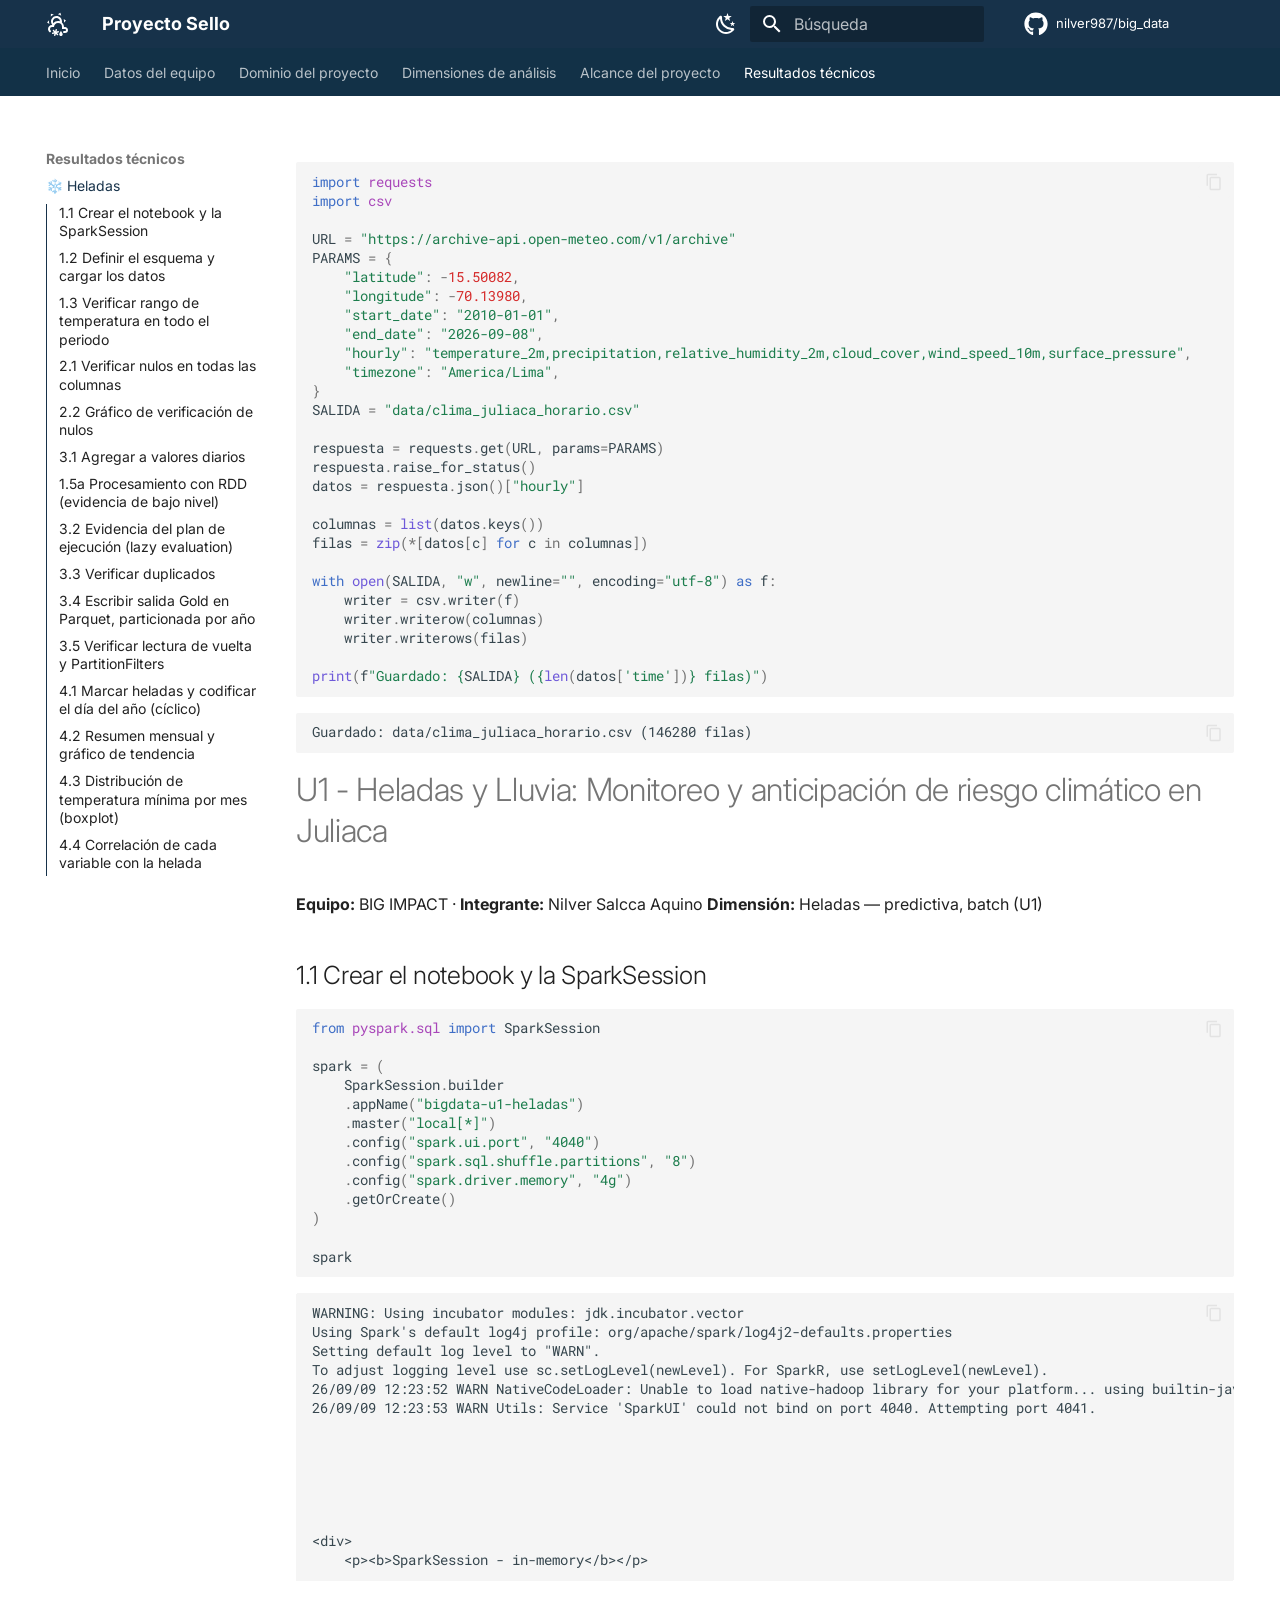
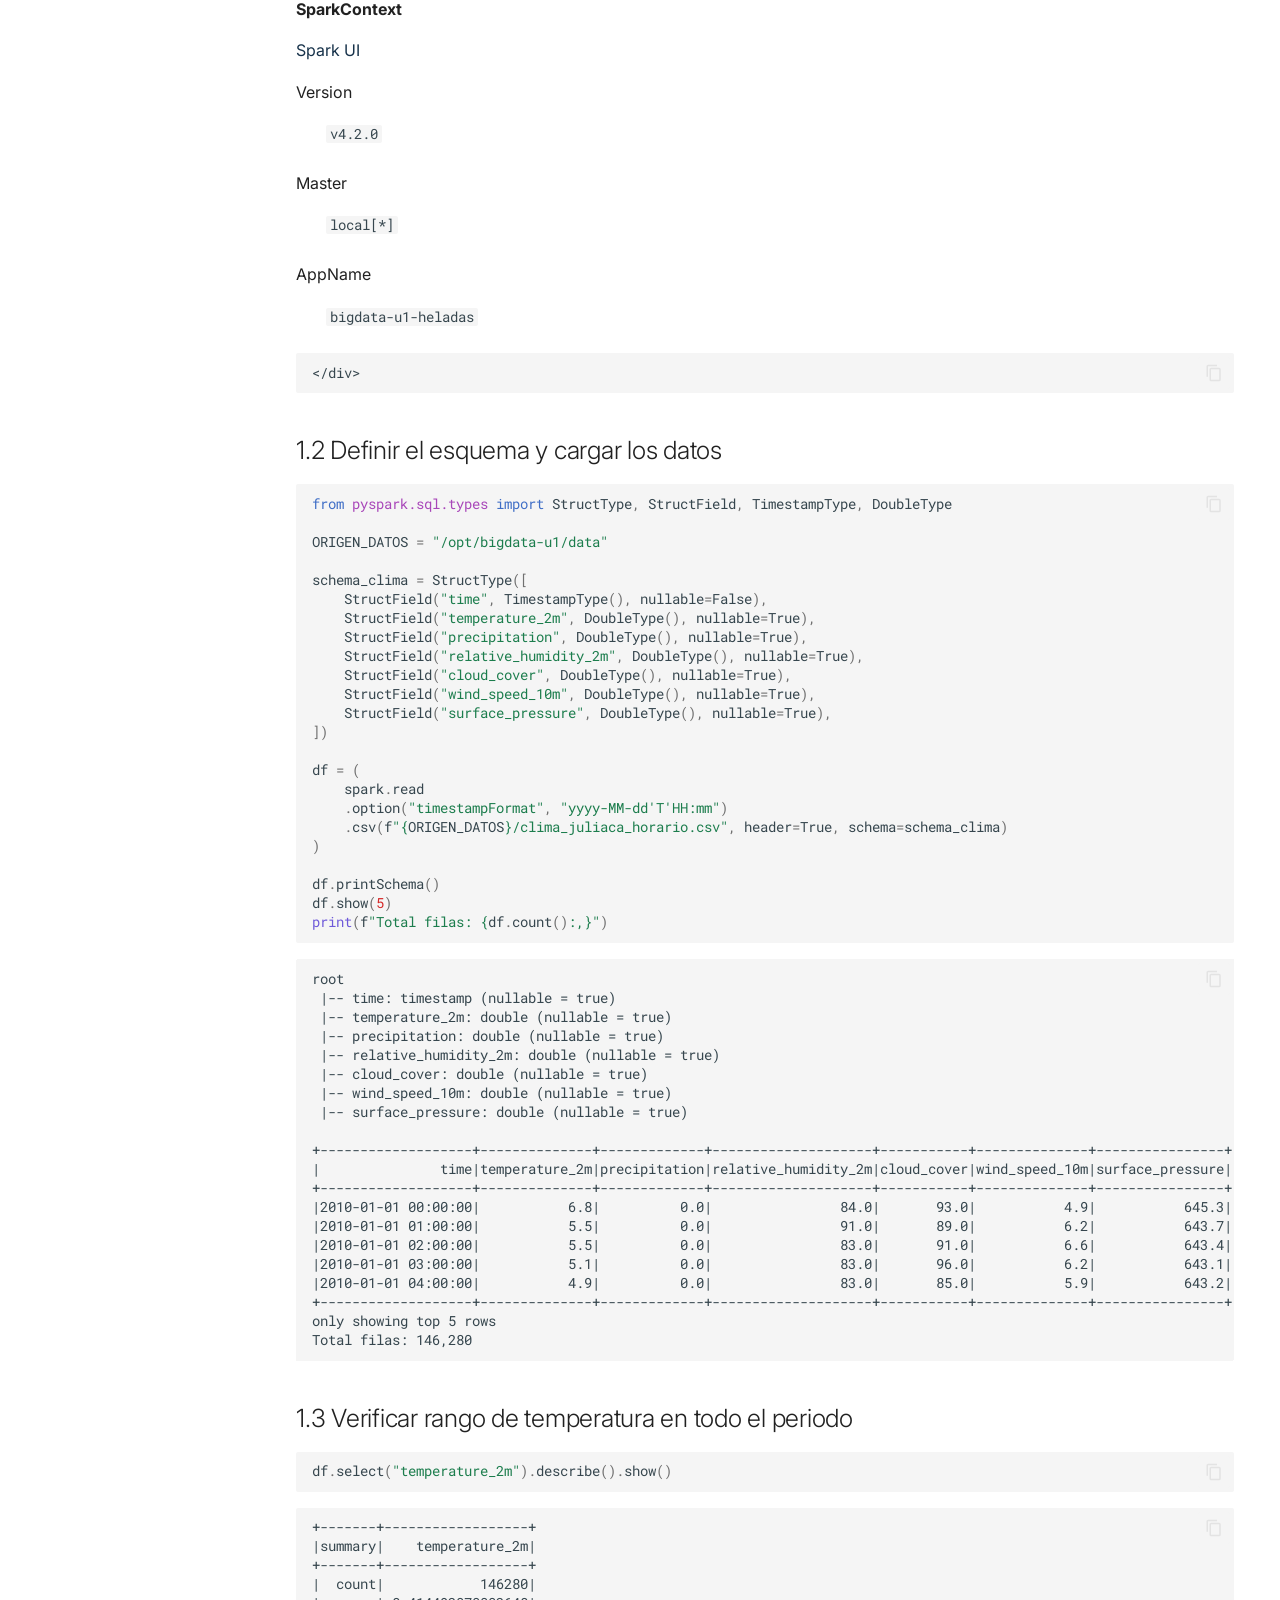
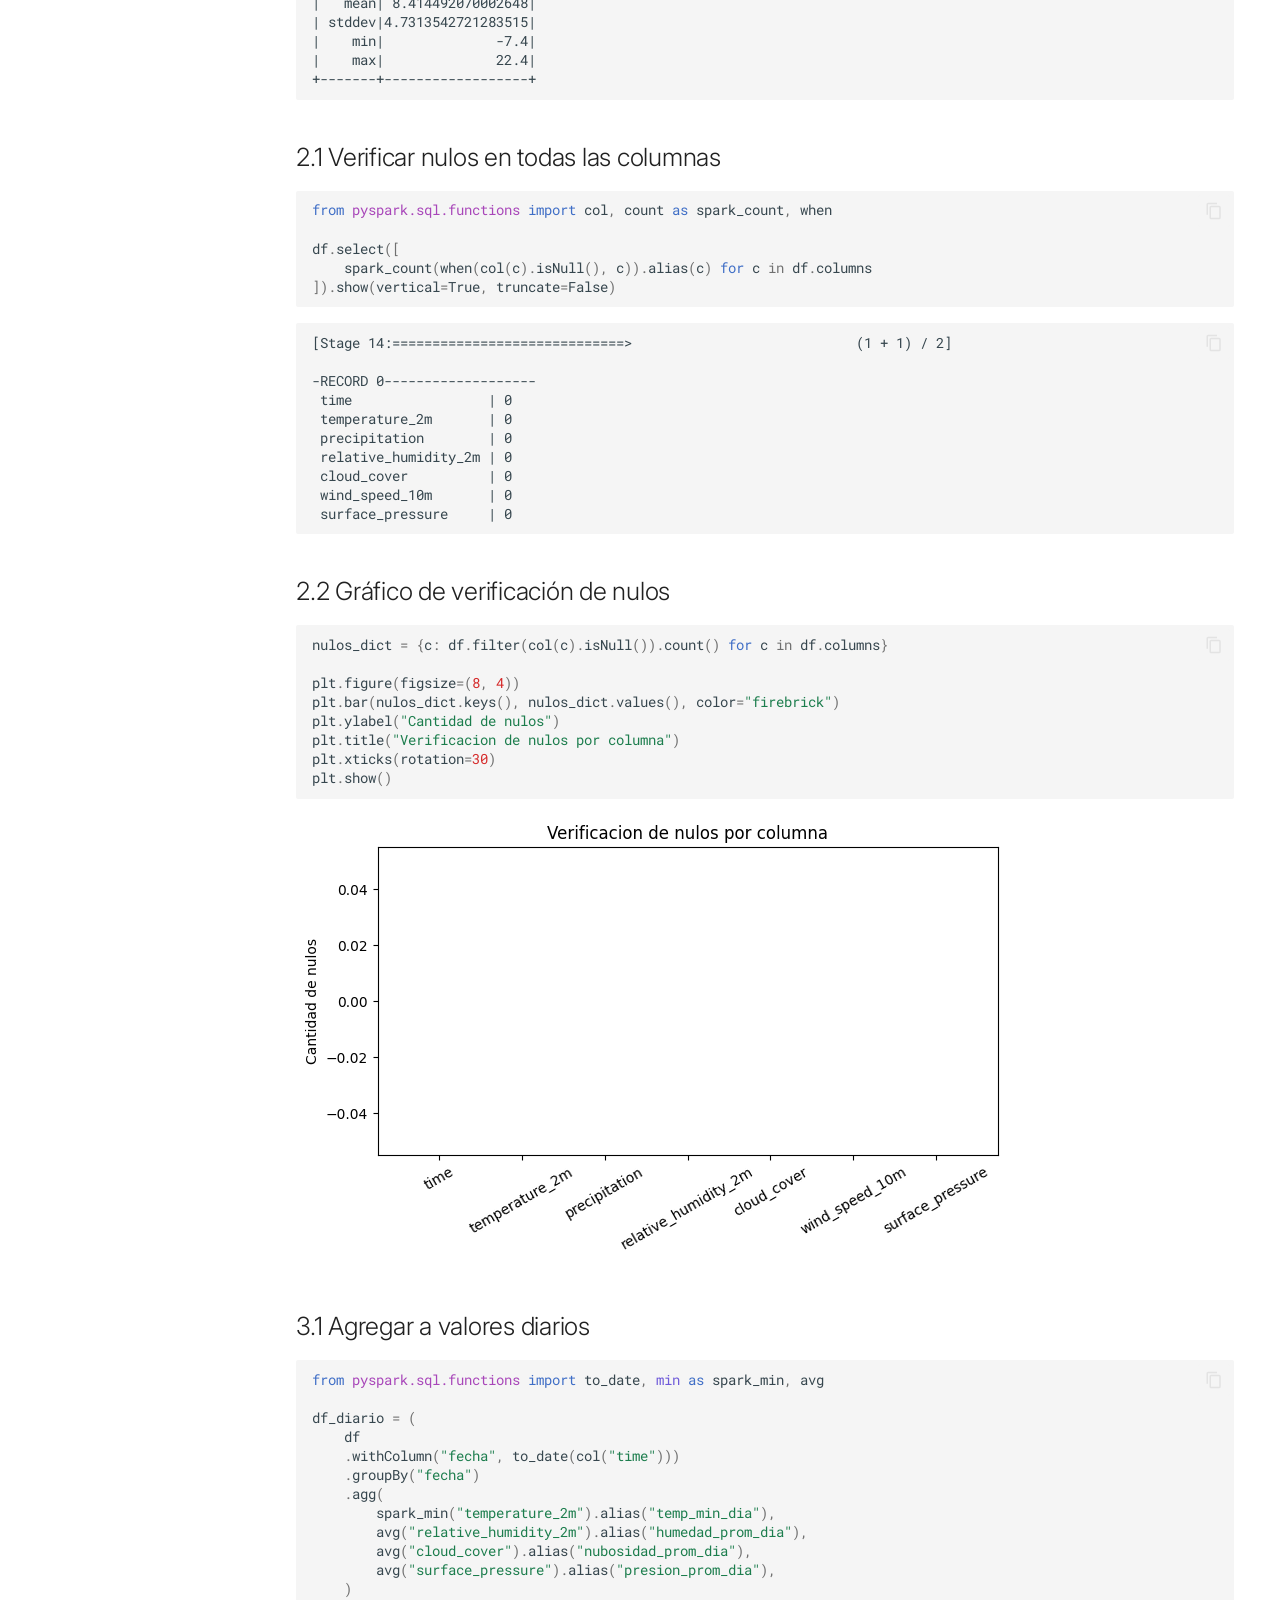
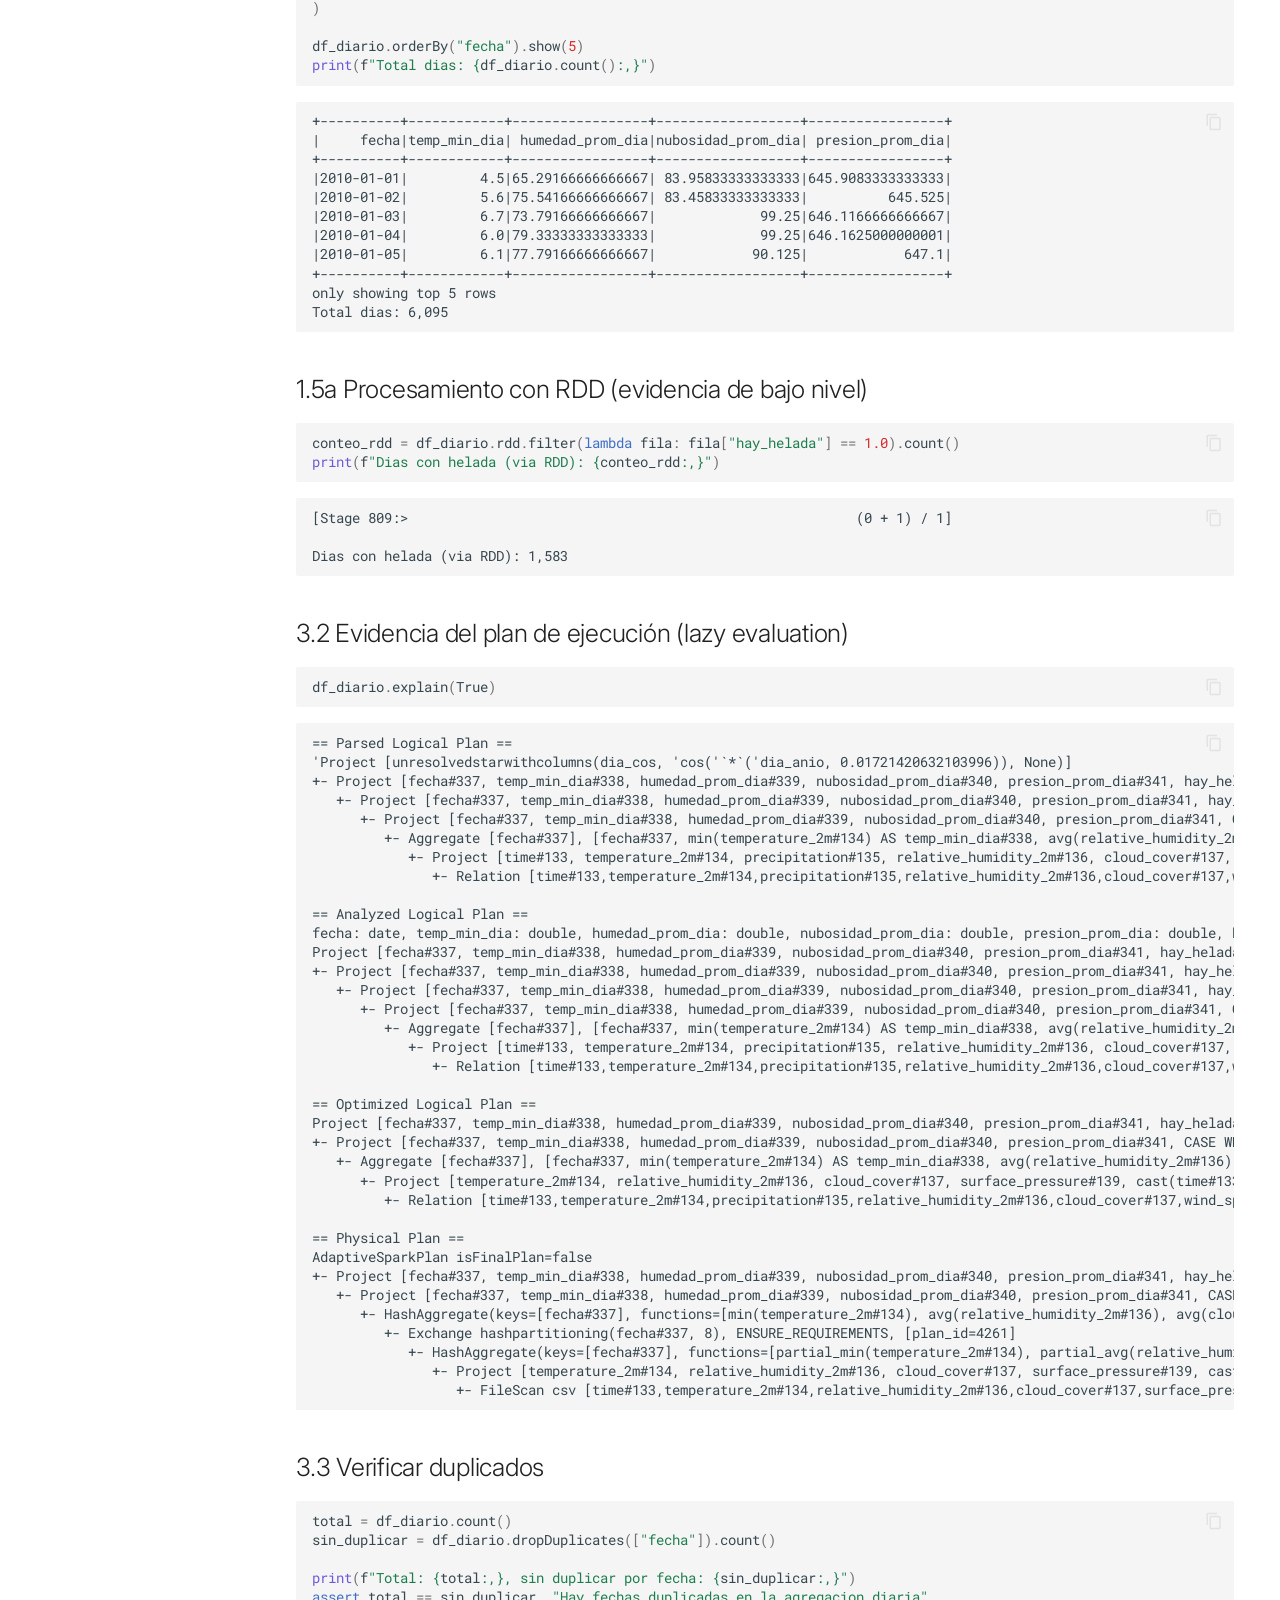
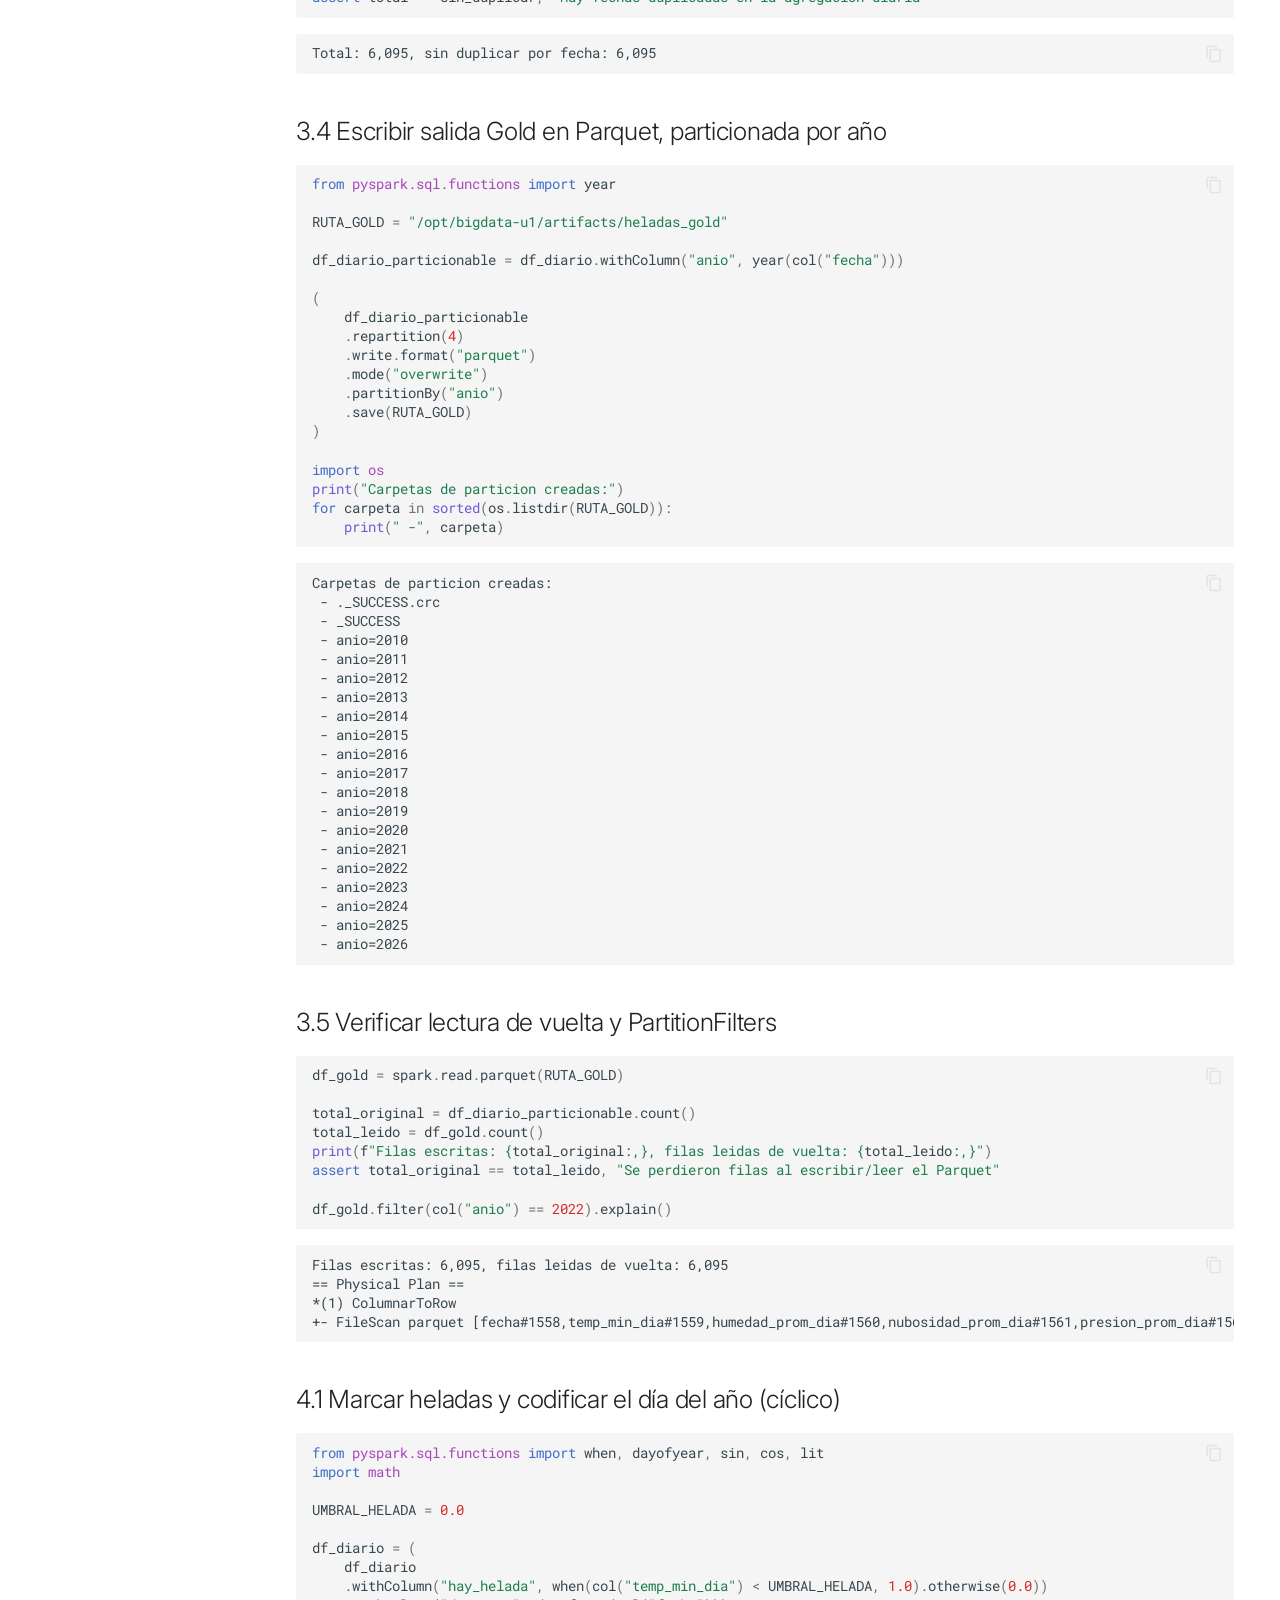
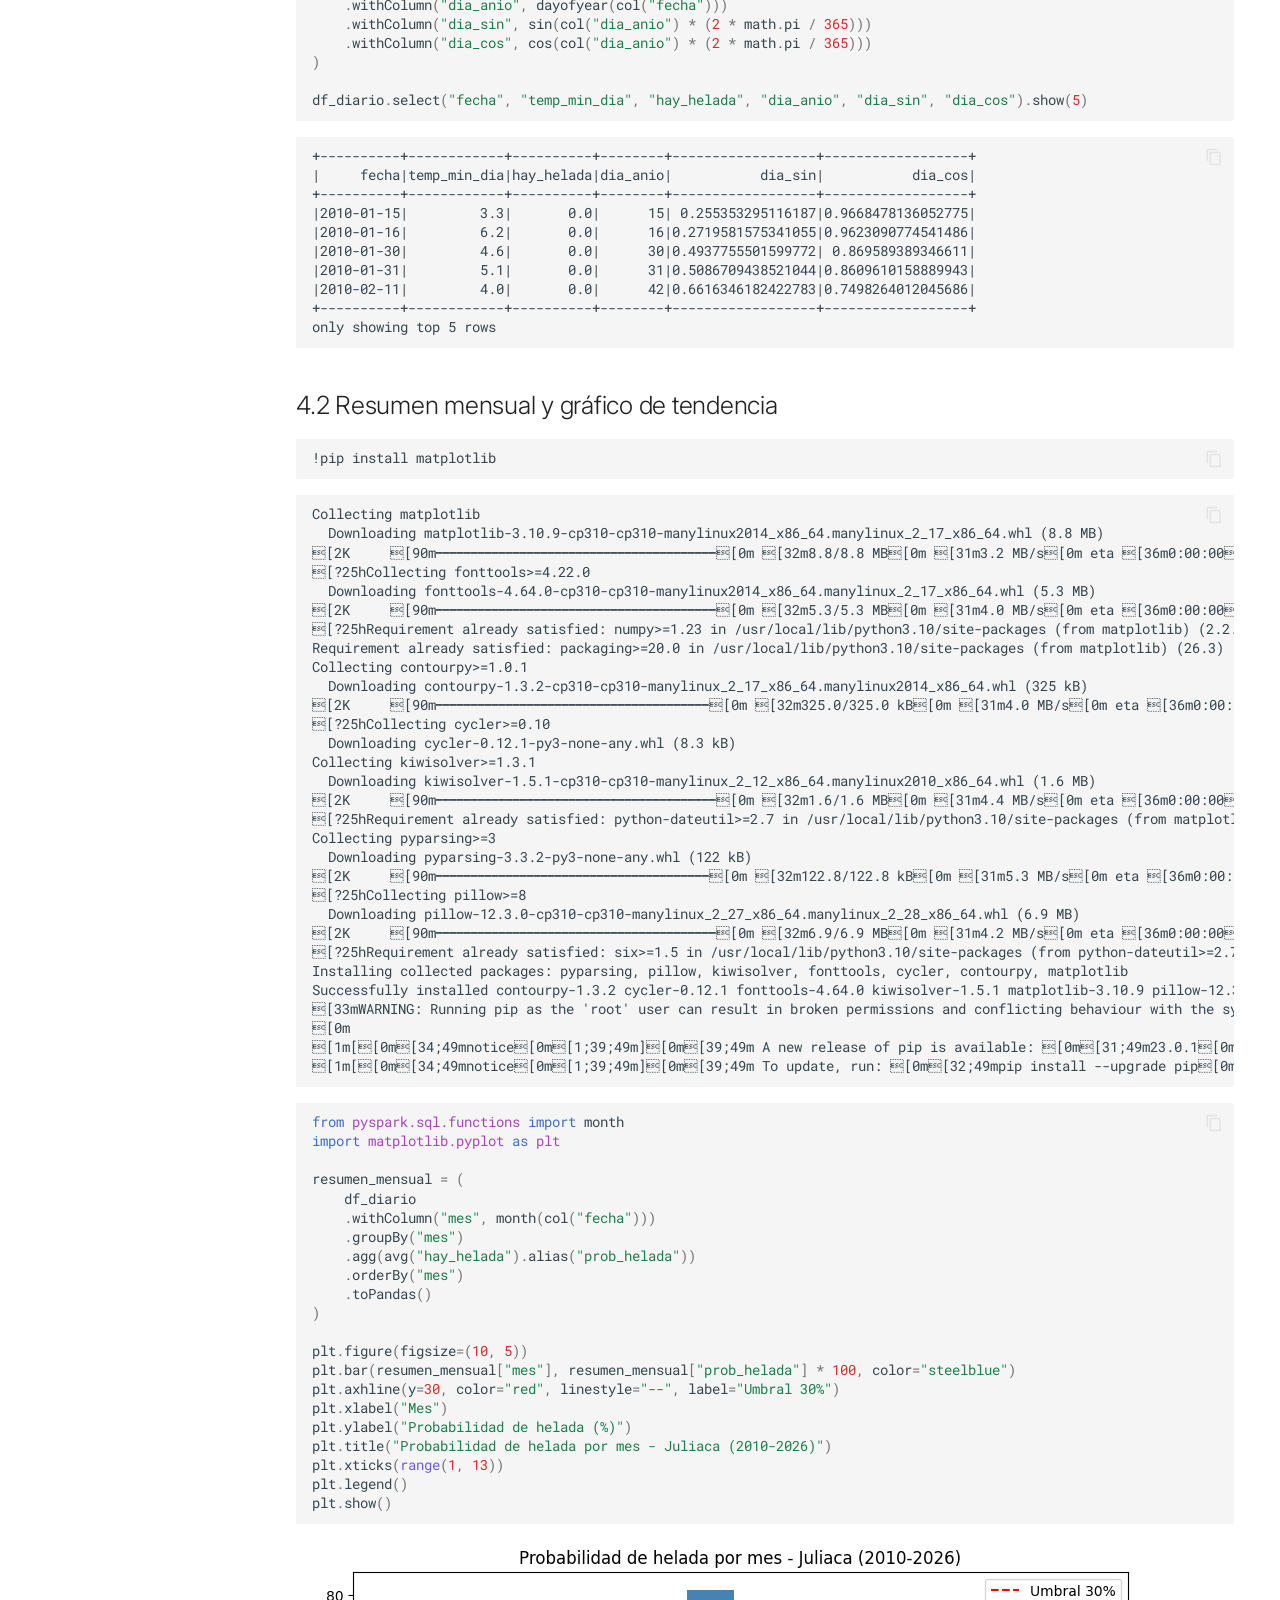
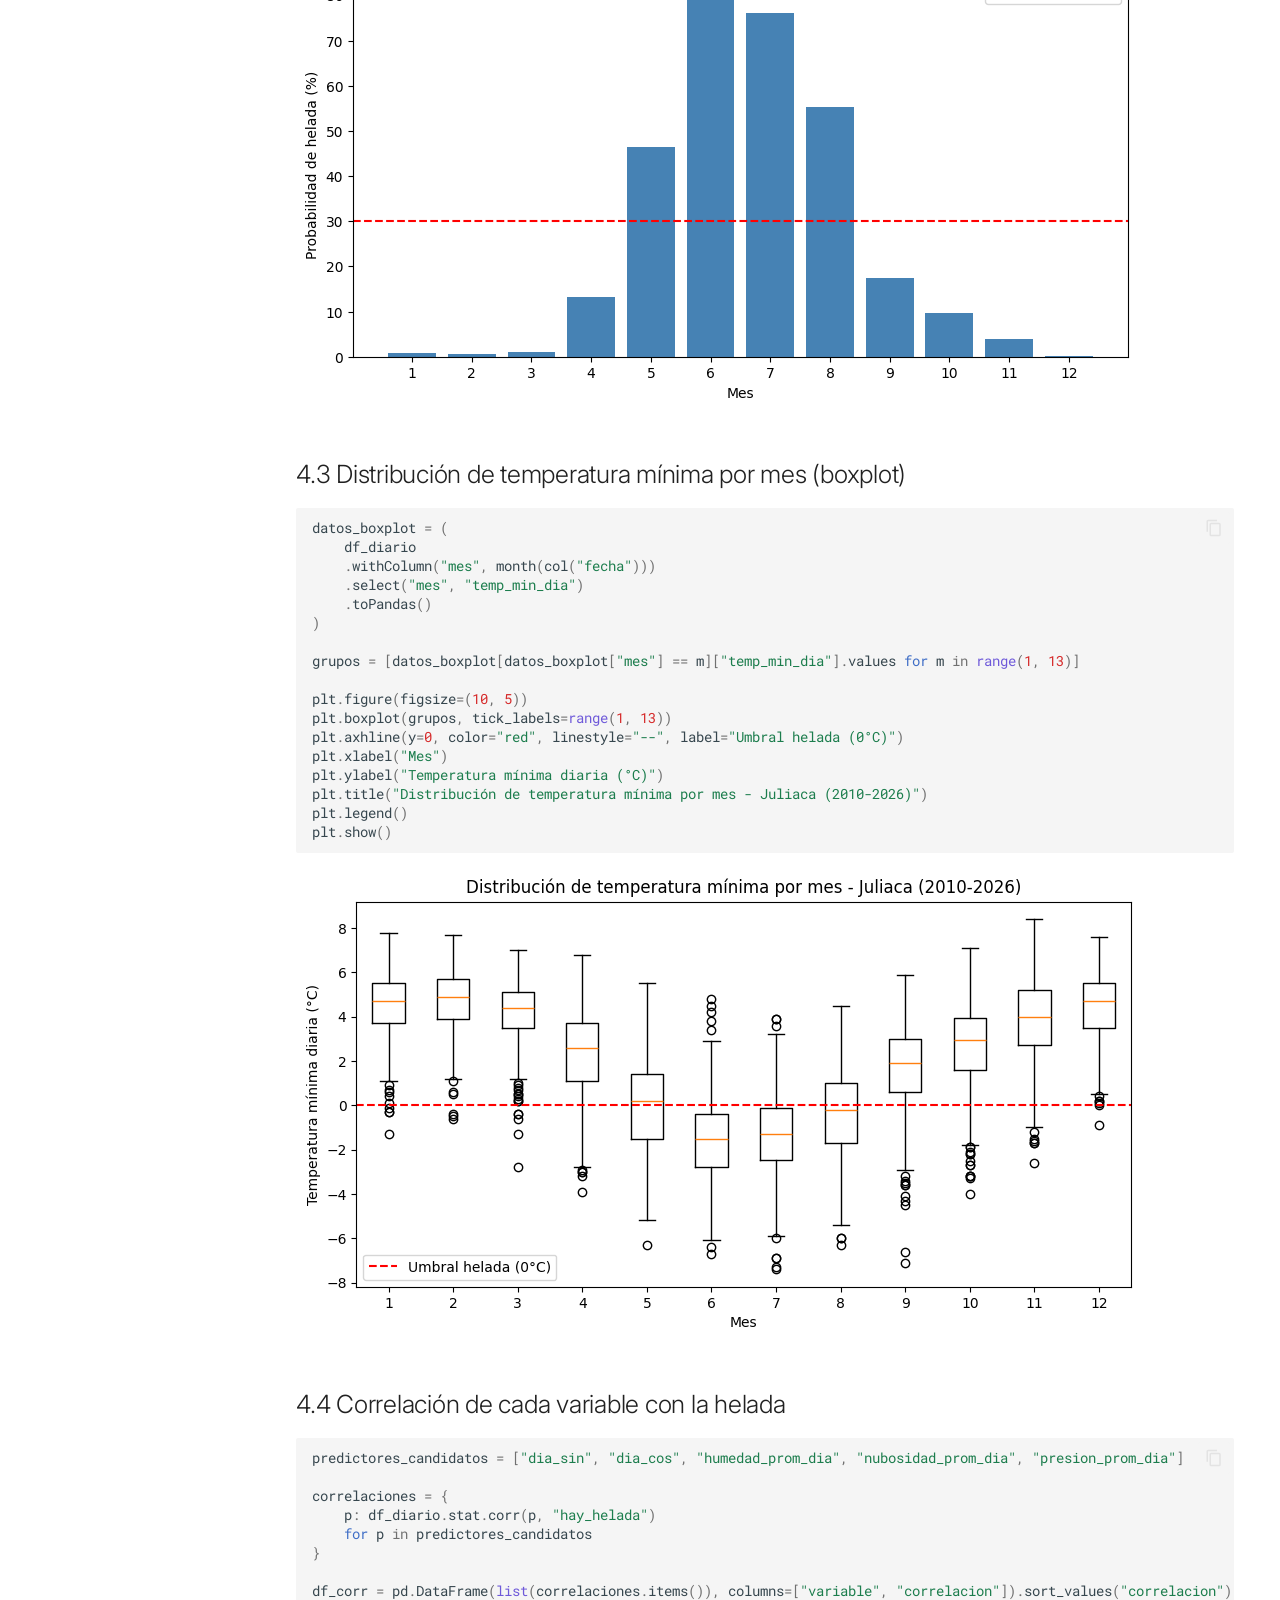
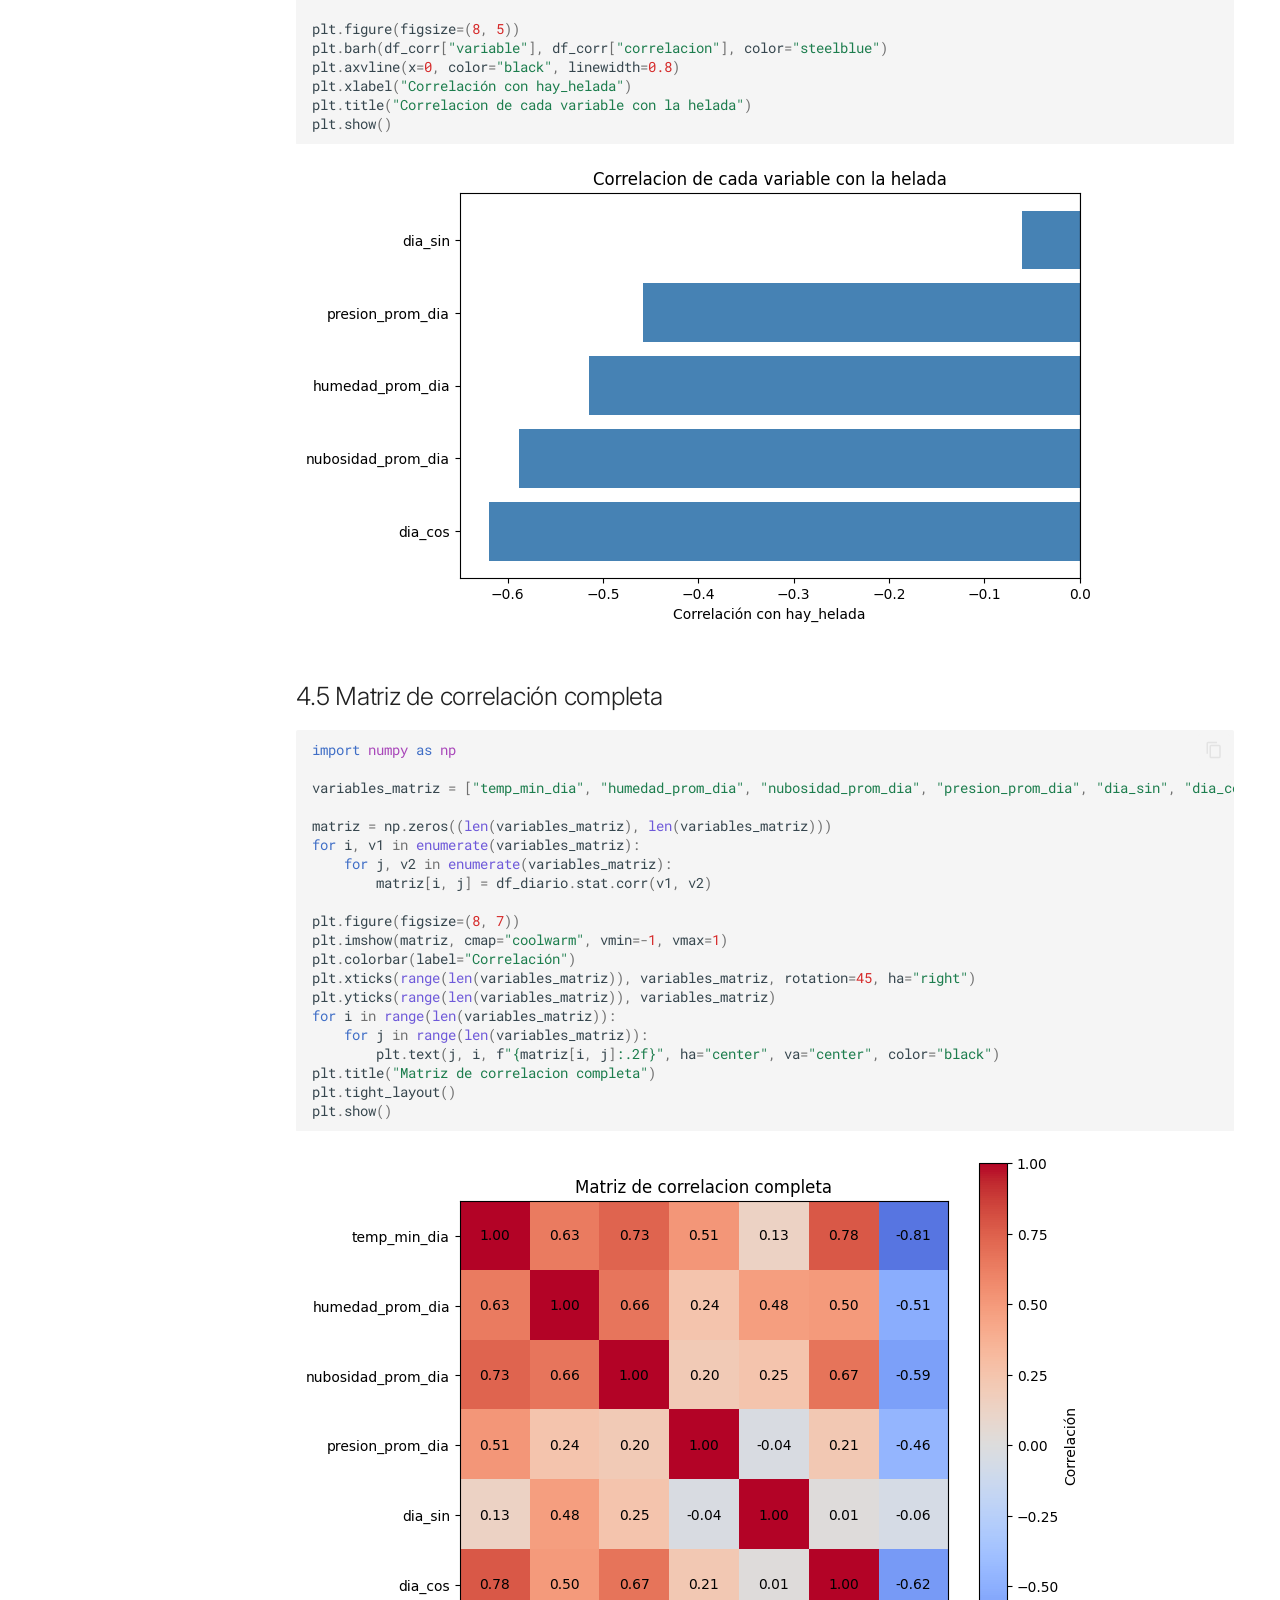
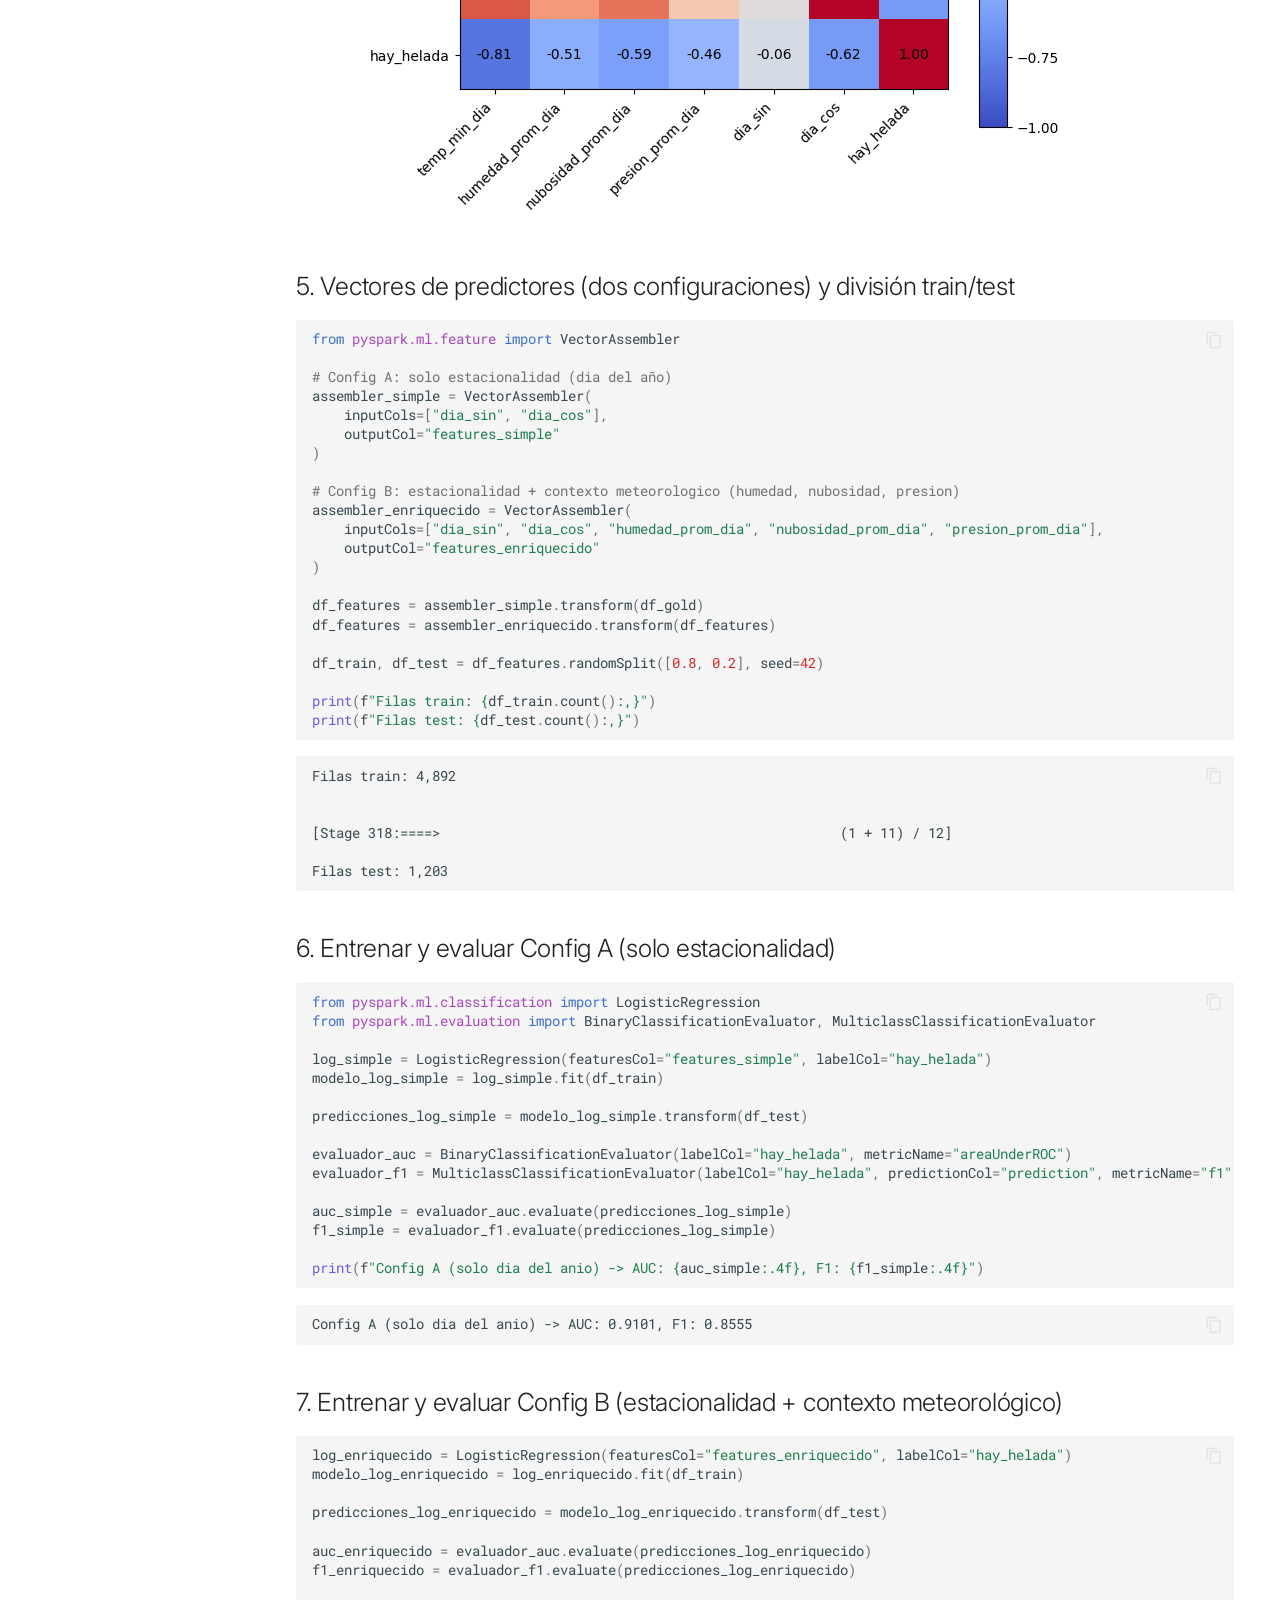
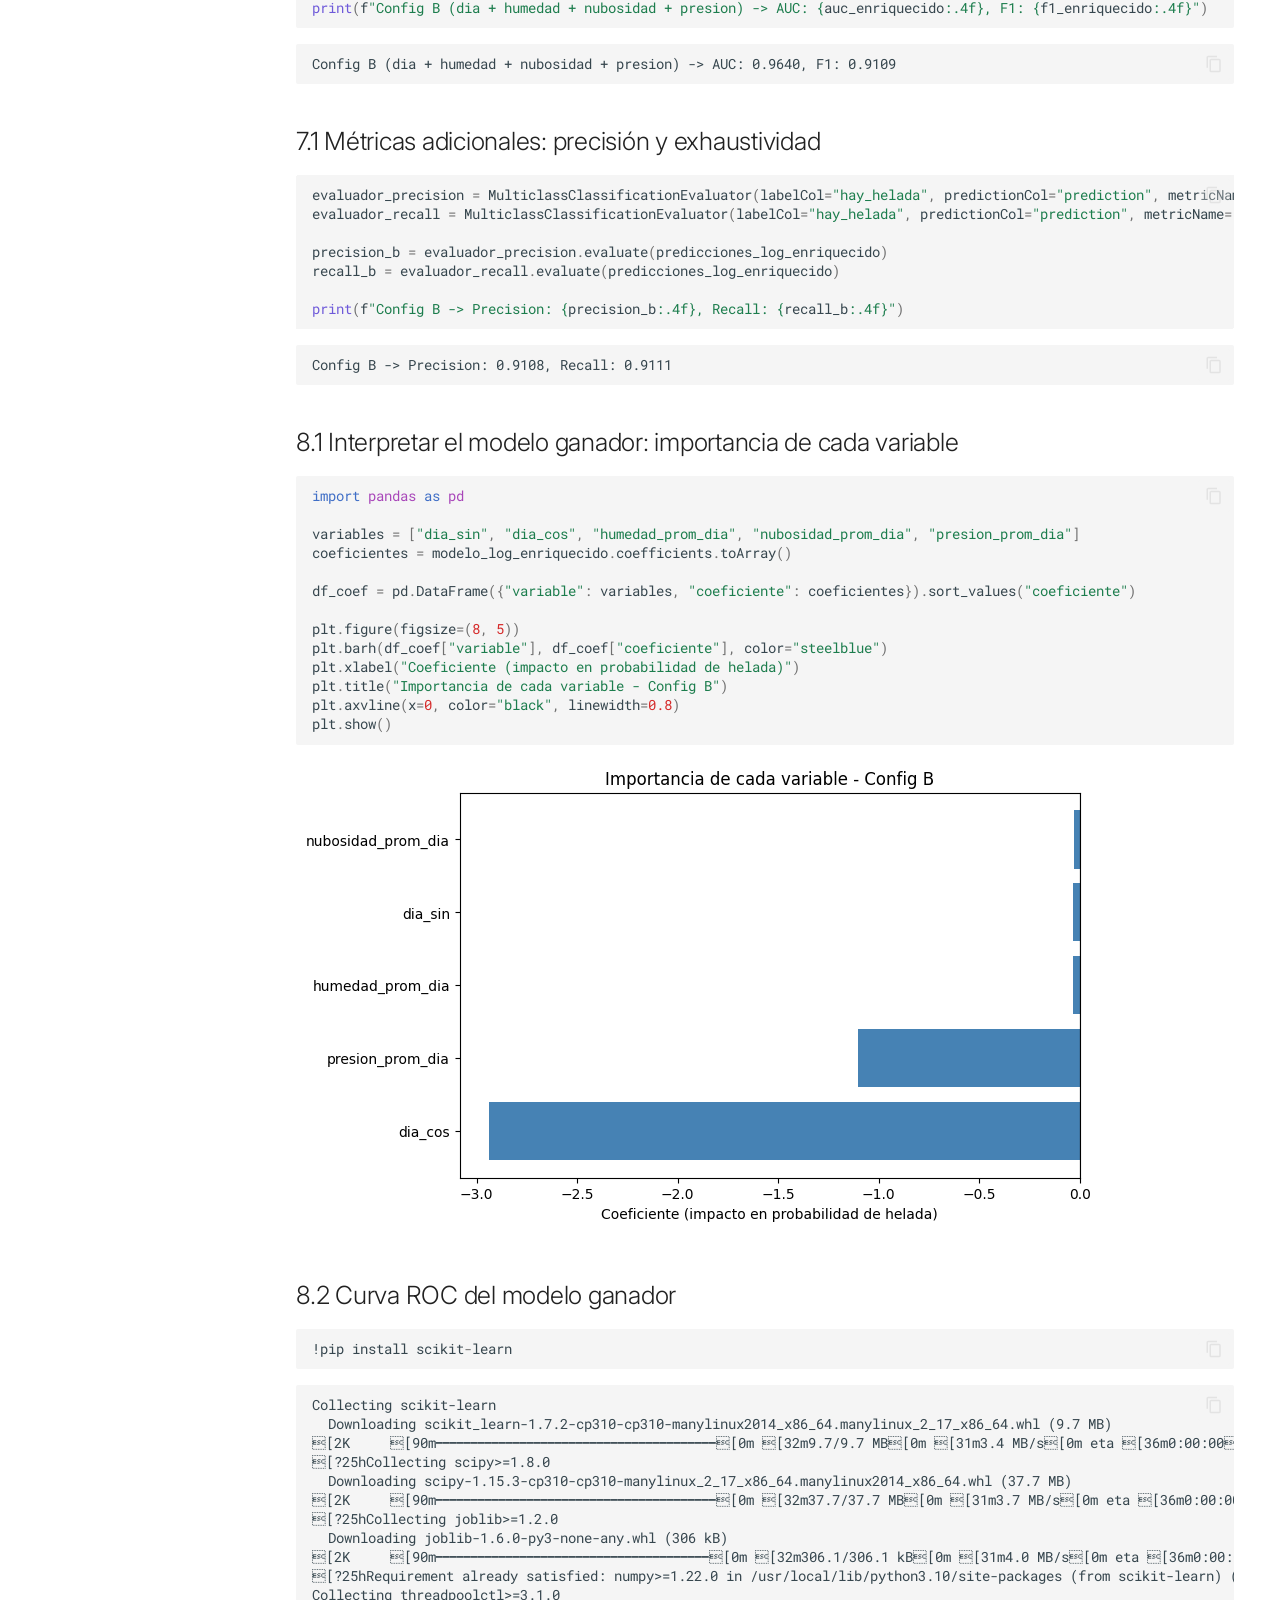
<file: resultados/heladas/01_heladas_nilver/index.html>
<!doctype html>
<html lang="es" class="no-js">
  <head>
    
      <meta charset="utf-8">
      <meta name="viewport" content="width=device-width,initial-scale=1">
      
        <meta name="description" content="Brief Técnico Analítico — Monitoreo y anticipación de riesgos climáticos en Juliaca">
      
      
        <meta name="author" content="Salcca Aquino, Nilver · Arce Mayta, Efrain Nayder">
      
      
      
        <link rel="prev" href="../../../alcance/">
      
      
        <link rel="next" href="../../precipitacion/02_precipitacion_nayder/">
      
      
        
      
      
      <link rel="icon" href="../../../assets/images/favicon.png">
      <meta name="generator" content="mkdocs-1.6.1, mkdocs-material-9.7.7">
    
    
      
        <title>❄️ Heladas - Proyecto Sello</title>
      
    
    
      <link rel="stylesheet" href="../../../assets/stylesheets/main.ec1eaa64.min.css">
      
        
        <link rel="stylesheet" href="../../../assets/stylesheets/palette.ab4e12ef.min.css">
      
      


    
    
      
    
    
      
        
        
        <link rel="preconnect" href="https://fonts.gstatic.com" crossorigin>
        <link rel="stylesheet" href="https://fonts.googleapis.com/css?family=Inter:300,300i,400,400i,700,700i%7CRoboto+Mono:400,400i,700,700i&display=fallback">
        <style>:root{--md-text-font:"Inter";--md-code-font:"Roboto Mono"}</style>
      
    
    
      <link rel="stylesheet" href="../../../stylesheets/extra.css">
    
    <script>__md_scope=new URL("../../..",location),__md_hash=e=>[...e].reduce(((e,_)=>(e<<5)-e+_.charCodeAt(0)),0),__md_get=(e,_=localStorage,t=__md_scope)=>JSON.parse(_.getItem(t.pathname+"."+e)),__md_set=(e,_,t=localStorage,a=__md_scope)=>{try{t.setItem(a.pathname+"."+e,JSON.stringify(_))}catch(e){}}</script>
    
      

    
    
  </head>
  
  
    
    
      
    
    
    
    
    <body dir="ltr" data-md-color-scheme="default" data-md-color-primary="custom" data-md-color-accent="teal">
  
    
    <input class="md-toggle" data-md-toggle="drawer" type="checkbox" id="__drawer" autocomplete="off">
    <input class="md-toggle" data-md-toggle="search" type="checkbox" id="__search" autocomplete="off">
    <label class="md-overlay" for="__drawer"></label>
    <div data-md-component="skip">
      
        
        <a href="#u1-heladas-y-lluvia-monitoreo-y-anticipacion-de-riesgo-climatico-en-juliaca" class="md-skip">
          Saltar a contenido
        </a>
      
    </div>
    <div data-md-component="announce">
      
    </div>
    
    
      

<header class="md-header" data-md-component="header">
  <nav class="md-header__inner md-grid" aria-label="Cabecera">
    <a href="../../.." title="Proyecto Sello" class="md-header__button md-logo" aria-label="Proyecto Sello" data-md-component="logo">
      
  
  <svg xmlns="http://www.w3.org/2000/svg" viewBox="0 0 24 24"><path d="M13.55 2.66c-.55-.24-1.1-.4-1.67-.51L14.37.84l.9 2.89a7.7 7.7 0 0 0-1.72-1.07m-7.46.8q-.735.525-1.29 1.2l.11-2.82 2.96.69c-.62.2-1.22.52-1.78.93M18 8.73c-.09-.58-.22-1.16-.41-1.7l2.38 1.5-2.05 2.23c.11-.66.13-1.34.08-2.03M3.04 10.32c.07.6.21 1.18.39 1.71l-2.37-1.5L3.1 8.3c-.1.65-.13 1.34-.06 2.02m13.64 11.89c0 .99-.77 1.79-1.73 1.79-.95 0-1.72-.8-1.72-1.79 0-1.18 1.72-3.18 1.72-3.18s1.73 2 1.73 3.18m-10.65-.76c-.1-.38.12-.77.51-.87l1.59-.43L6.96 19a.7.7 0 0 1 0-1c.27-.3.74-.3 1.04 0l1.14 1.14.41-1.58c.1-.39.5-.62.88-.51.39.1.62.5.5.88l-.43 1.57 1.6-.4c.4-.1.78.11.9.5a.74.74 0 0 1-.53.87l-1.58.42 1.16 1.16c.28.27.28.74 0 1.02s-.74.28-1.02 0L9.87 21.9l-.42 1.6c-.1.38-.5.6-.88.5-.39-.1-.6-.5-.51-.88l.44-1.57-1.59.41c-.41.1-.78-.12-.88-.51M19 15.03c-.35 0-.69.05-1 .16v-.16c0-1.82-.81-3.45-2.08-4.53.43-2.45-.82-4.97-3.17-6-2.78-1.23-6.03.03-7.25 2.78-.9 1.99-.5 4.19.77 5.75H6c-2.21 0-4 1.78-4 4 0 1.14.5 2.17 1.27 2.9 0 0 .7.71 1.41 0s0-1.43 0-1.43c-.41-.35-.68-.88-.68-1.47a2 2 0 0 1 2-2h2c0-2.22 1.79-4 4-4a4 4 0 0 1 4 4v2h3a1 1 0 0 1 1 1c0 .54-.45 1-1 1h-1s-1 0-1 1 1 1 1 1h1a3 3 0 0 0 3-3c0-1.66-1.34-3-3-3m-7-6c-1.84 0-3.5.82-4.59 2.13a3.51 3.51 0 0 1-.1-3.07 3.496 3.496 0 0 1 4.62-1.77A3.52 3.52 0 0 1 14 9.37c-.62-.22-1.3-.34-2-.34"/></svg>

    </a>
    <label class="md-header__button md-icon" for="__drawer">
      
      <svg xmlns="http://www.w3.org/2000/svg" viewBox="0 0 24 24"><path d="M3 6h18v2H3zm0 5h18v2H3zm0 5h18v2H3z"/></svg>
    </label>
    <div class="md-header__title" data-md-component="header-title">
      <div class="md-header__ellipsis">
        <div class="md-header__topic">
          <span class="md-ellipsis">
            Proyecto Sello
          </span>
        </div>
        <div class="md-header__topic" data-md-component="header-topic">
          <span class="md-ellipsis">
            
              ❄️ Heladas
            
          </span>
        </div>
      </div>
    </div>
    
      
        <form class="md-header__option" data-md-component="palette">
  
    
    
    
    <input class="md-option" data-md-color-media="" data-md-color-scheme="default" data-md-color-primary="custom" data-md-color-accent="teal"  aria-label="Cambiar a modo oscuro"  type="radio" name="__palette" id="__palette_0">
    
      <label class="md-header__button md-icon" title="Cambiar a modo oscuro" for="__palette_1" hidden>
        <svg xmlns="http://www.w3.org/2000/svg" viewBox="0 0 24 24"><path d="m17.75 4.09-2.53 1.94.91 3.06-2.63-1.81-2.63 1.81.91-3.06-2.53-1.94L12.44 4l1.06-3 1.06 3zm3.5 6.91-1.64 1.25.59 1.98-1.7-1.17-1.7 1.17.59-1.98L15.75 11l2.06-.05L18.5 9l.69 1.95zm-2.28 4.95c.83-.08 1.72 1.1 1.19 1.85-.32.45-.66.87-1.08 1.27C15.17 23 8.84 23 4.94 19.07c-3.91-3.9-3.91-10.24 0-14.14.4-.4.82-.76 1.27-1.08.75-.53 1.93.36 1.85 1.19-.27 2.86.69 5.83 2.89 8.02a9.96 9.96 0 0 0 8.02 2.89m-1.64 2.02a12.08 12.08 0 0 1-7.8-3.47c-2.17-2.19-3.33-5-3.49-7.82-2.81 3.14-2.7 7.96.31 10.98 3.02 3.01 7.84 3.12 10.98.31"/></svg>
      </label>
    
  
    
    
    
    <input class="md-option" data-md-color-media="" data-md-color-scheme="slate" data-md-color-primary="custom" data-md-color-accent="teal"  aria-label="Cambiar a modo claro"  type="radio" name="__palette" id="__palette_1">
    
      <label class="md-header__button md-icon" title="Cambiar a modo claro" for="__palette_0" hidden>
        <svg xmlns="http://www.w3.org/2000/svg" viewBox="0 0 24 24"><path d="M12 7a5 5 0 0 1 5 5 5 5 0 0 1-5 5 5 5 0 0 1-5-5 5 5 0 0 1 5-5m0 2a3 3 0 0 0-3 3 3 3 0 0 0 3 3 3 3 0 0 0 3-3 3 3 0 0 0-3-3m0-7 2.39 3.42C13.65 5.15 12.84 5 12 5s-1.65.15-2.39.42zM3.34 7l4.16-.35A7.2 7.2 0 0 0 5.94 8.5c-.44.74-.69 1.5-.83 2.29zm.02 10 1.76-3.77a7.131 7.131 0 0 0 2.38 4.14zM20.65 7l-1.77 3.79a7.02 7.02 0 0 0-2.38-4.15zm-.01 10-4.14.36c.59-.51 1.12-1.14 1.54-1.86.42-.73.69-1.5.83-2.29zM12 22l-2.41-3.44c.74.27 1.55.44 2.41.44.82 0 1.63-.17 2.37-.44z"/></svg>
      </label>
    
  
</form>
      
    
    
      <script>var palette=__md_get("__palette");if(palette&&palette.color){if("(prefers-color-scheme)"===palette.color.media){var media=matchMedia("(prefers-color-scheme: light)"),input=document.querySelector(media.matches?"[data-md-color-media='(prefers-color-scheme: light)']":"[data-md-color-media='(prefers-color-scheme: dark)']");palette.color.media=input.getAttribute("data-md-color-media"),palette.color.scheme=input.getAttribute("data-md-color-scheme"),palette.color.primary=input.getAttribute("data-md-color-primary"),palette.color.accent=input.getAttribute("data-md-color-accent")}for(var[key,value]of Object.entries(palette.color))document.body.setAttribute("data-md-color-"+key,value)}</script>
    
    
    
      
      
        <label class="md-header__button md-icon" for="__search">
          
          <svg xmlns="http://www.w3.org/2000/svg" viewBox="0 0 24 24"><path d="M9.5 3A6.5 6.5 0 0 1 16 9.5c0 1.61-.59 3.09-1.56 4.23l.27.27h.79l5 5-1.5 1.5-5-5v-.79l-.27-.27A6.52 6.52 0 0 1 9.5 16 6.5 6.5 0 0 1 3 9.5 6.5 6.5 0 0 1 9.5 3m0 2C7 5 5 7 5 9.5S7 14 9.5 14 14 12 14 9.5 12 5 9.5 5"/></svg>
        </label>
        <div class="md-search" data-md-component="search" role="dialog">
  <label class="md-search__overlay" for="__search"></label>
  <div class="md-search__inner" role="search">
    <form class="md-search__form" name="search">
      <input type="text" class="md-search__input" name="query" aria-label="Búsqueda" placeholder="Búsqueda" autocapitalize="off" autocorrect="off" autocomplete="off" spellcheck="false" data-md-component="search-query" required>
      <label class="md-search__icon md-icon" for="__search">
        
        <svg xmlns="http://www.w3.org/2000/svg" viewBox="0 0 24 24"><path d="M9.5 3A6.5 6.5 0 0 1 16 9.5c0 1.61-.59 3.09-1.56 4.23l.27.27h.79l5 5-1.5 1.5-5-5v-.79l-.27-.27A6.52 6.52 0 0 1 9.5 16 6.5 6.5 0 0 1 3 9.5 6.5 6.5 0 0 1 9.5 3m0 2C7 5 5 7 5 9.5S7 14 9.5 14 14 12 14 9.5 12 5 9.5 5"/></svg>
        
        <svg xmlns="http://www.w3.org/2000/svg" viewBox="0 0 24 24"><path d="M20 11v2H8l5.5 5.5-1.42 1.42L4.16 12l7.92-7.92L13.5 5.5 8 11z"/></svg>
      </label>
      <nav class="md-search__options" aria-label="Buscar">
        
        <button type="reset" class="md-search__icon md-icon" title="Limpiar" aria-label="Limpiar" tabindex="-1">
          
          <svg xmlns="http://www.w3.org/2000/svg" viewBox="0 0 24 24"><path d="M19 6.41 17.59 5 12 10.59 6.41 5 5 6.41 10.59 12 5 17.59 6.41 19 12 13.41 17.59 19 19 17.59 13.41 12z"/></svg>
        </button>
      </nav>
      
    </form>
    <div class="md-search__output">
      <div class="md-search__scrollwrap" tabindex="0" data-md-scrollfix>
        <div class="md-search-result" data-md-component="search-result">
          <div class="md-search-result__meta">
            Inicializando búsqueda
          </div>
          <ol class="md-search-result__list" role="presentation"></ol>
        </div>
      </div>
    </div>
  </div>
</div>
      
    
    
      <div class="md-header__source">
        <a href="https://github.com/nilver987/big_data" title="Ir al repositorio" class="md-source" data-md-component="source">
  <div class="md-source__icon md-icon">
    
    <svg xmlns="http://www.w3.org/2000/svg" viewBox="0 0 512 512"><!--! Font Awesome Free 7.1.0 by @fontawesome - https://fontawesome.com License - https://fontawesome.com/license/free (Icons: CC BY 4.0, Fonts: SIL OFL 1.1, Code: MIT License) Copyright 2025 Fonticons, Inc.--><path d="M173.9 397.4c0 2-2.3 3.6-5.2 3.6-3.3.3-5.6-1.3-5.6-3.6 0-2 2.3-3.6 5.2-3.6 3-.3 5.6 1.3 5.6 3.6m-31.1-4.5c-.7 2 1.3 4.3 4.3 4.9 2.6 1 5.6 0 6.2-2s-1.3-4.3-4.3-5.2c-2.6-.7-5.5.3-6.2 2.3m44.2-1.7c-2.9.7-4.9 2.6-4.6 4.9.3 2 2.9 3.3 5.9 2.6 2.9-.7 4.9-2.6 4.6-4.6-.3-1.9-3-3.2-5.9-2.9M252.8 8C114.1 8 8 113.3 8 252c0 110.9 69.8 205.8 169.5 239.2 12.8 2.3 17.3-5.6 17.3-12.1 0-6.2-.3-40.4-.3-61.4 0 0-70 15-84.7-29.8 0 0-11.4-29.1-27.8-36.6 0 0-22.9-15.7 1.6-15.4 0 0 24.9 2 38.6 25.8 21.9 38.6 58.6 27.5 72.9 20.9 2.3-16 8.8-27.1 16-33.7-55.9-6.2-112.3-14.3-112.3-110.5 0-27.5 7.6-41.3 23.6-58.9-2.6-6.5-11.1-33.3 2.6-67.9 20.9-6.5 69 27 69 27 20-5.6 41.5-8.5 62.8-8.5s42.8 2.9 62.8 8.5c0 0 48.1-33.6 69-27 13.7 34.7 5.2 61.4 2.6 67.9 16 17.7 25.8 31.5 25.8 58.9 0 96.5-58.9 104.2-114.8 110.5 9.2 7.9 17 22.9 17 46.4 0 33.7-.3 75.4-.3 83.6 0 6.5 4.6 14.4 17.3 12.1C436.2 457.8 504 362.9 504 252 504 113.3 391.5 8 252.8 8M105.2 352.9c-1.3 1-1 3.3.7 5.2 1.6 1.6 3.9 2.3 5.2 1 1.3-1 1-3.3-.7-5.2-1.6-1.6-3.9-2.3-5.2-1m-10.8-8.1c-.7 1.3.3 2.9 2.3 3.9 1.6 1 3.6.7 4.3-.7.7-1.3-.3-2.9-2.3-3.9-2-.6-3.6-.3-4.3.7m32.4 35.6c-1.6 1.3-1 4.3 1.3 6.2 2.3 2.3 5.2 2.6 6.5 1 1.3-1.3.7-4.3-1.3-6.2-2.2-2.3-5.2-2.6-6.5-1m-11.4-14.7c-1.6 1-1.6 3.6 0 5.9s4.3 3.3 5.6 2.3c1.6-1.3 1.6-3.9 0-6.2-1.4-2.3-4-3.3-5.6-2"/></svg>
  </div>
  <div class="md-source__repository">
    nilver987/big_data
  </div>
</a>
      </div>
    
  </nav>
  
</header>
    
    <div class="md-container" data-md-component="container">
      
      
        
          
            
<nav class="md-tabs" aria-label="Pestañas" data-md-component="tabs">
  <div class="md-grid">
    <ul class="md-tabs__list">
      
        
  
  
  
  
    <li class="md-tabs__item">
      <a href="../../.." class="md-tabs__link">
        
  
  
    
  
  Inicio

      </a>
    </li>
  

      
        
  
  
  
  
    <li class="md-tabs__item">
      <a href="../../../equipo/" class="md-tabs__link">
        
  
  
    
  
  Datos del equipo

      </a>
    </li>
  

      
        
  
  
  
  
    <li class="md-tabs__item">
      <a href="../../../dominio/" class="md-tabs__link">
        
  
  
    
  
  Dominio del proyecto

      </a>
    </li>
  

      
        
  
  
  
  
    
    
      <li class="md-tabs__item">
        <a href="../../../dimensiones/asignacion/" class="md-tabs__link">
          
  
  
    
  
  Dimensiones de análisis

        </a>
      </li>
    
  

      
        
  
  
  
  
    <li class="md-tabs__item">
      <a href="../../../alcance/" class="md-tabs__link">
        
  
  
    
  
  Alcance del proyecto

      </a>
    </li>
  

      
        
  
  
  
    
  
  
    
    
      <li class="md-tabs__item md-tabs__item--active">
        <a href="./" class="md-tabs__link">
          
  
  
    
  
  Resultados técnicos

        </a>
      </li>
    
  

      
    </ul>
  </div>
</nav>
          
        
      
      <main class="md-main" data-md-component="main">
        <div class="md-main__inner md-grid">
          
            
              
              <div class="md-sidebar md-sidebar--primary" data-md-component="sidebar" data-md-type="navigation" >
                <div class="md-sidebar__scrollwrap">
                  <div class="md-sidebar__inner">
                    


  


  

<nav class="md-nav md-nav--primary md-nav--lifted md-nav--integrated" aria-label="Navegación" data-md-level="0">
  <label class="md-nav__title" for="__drawer">
    <a href="../../.." title="Proyecto Sello" class="md-nav__button md-logo" aria-label="Proyecto Sello" data-md-component="logo">
      
  
  <svg xmlns="http://www.w3.org/2000/svg" viewBox="0 0 24 24"><path d="M13.55 2.66c-.55-.24-1.1-.4-1.67-.51L14.37.84l.9 2.89a7.7 7.7 0 0 0-1.72-1.07m-7.46.8q-.735.525-1.29 1.2l.11-2.82 2.96.69c-.62.2-1.22.52-1.78.93M18 8.73c-.09-.58-.22-1.16-.41-1.7l2.38 1.5-2.05 2.23c.11-.66.13-1.34.08-2.03M3.04 10.32c.07.6.21 1.18.39 1.71l-2.37-1.5L3.1 8.3c-.1.65-.13 1.34-.06 2.02m13.64 11.89c0 .99-.77 1.79-1.73 1.79-.95 0-1.72-.8-1.72-1.79 0-1.18 1.72-3.18 1.72-3.18s1.73 2 1.73 3.18m-10.65-.76c-.1-.38.12-.77.51-.87l1.59-.43L6.96 19a.7.7 0 0 1 0-1c.27-.3.74-.3 1.04 0l1.14 1.14.41-1.58c.1-.39.5-.62.88-.51.39.1.62.5.5.88l-.43 1.57 1.6-.4c.4-.1.78.11.9.5a.74.74 0 0 1-.53.87l-1.58.42 1.16 1.16c.28.27.28.74 0 1.02s-.74.28-1.02 0L9.87 21.9l-.42 1.6c-.1.38-.5.6-.88.5-.39-.1-.6-.5-.51-.88l.44-1.57-1.59.41c-.41.1-.78-.12-.88-.51M19 15.03c-.35 0-.69.05-1 .16v-.16c0-1.82-.81-3.45-2.08-4.53.43-2.45-.82-4.97-3.17-6-2.78-1.23-6.03.03-7.25 2.78-.9 1.99-.5 4.19.77 5.75H6c-2.21 0-4 1.78-4 4 0 1.14.5 2.17 1.27 2.9 0 0 .7.71 1.41 0s0-1.43 0-1.43c-.41-.35-.68-.88-.68-1.47a2 2 0 0 1 2-2h2c0-2.22 1.79-4 4-4a4 4 0 0 1 4 4v2h3a1 1 0 0 1 1 1c0 .54-.45 1-1 1h-1s-1 0-1 1 1 1 1 1h1a3 3 0 0 0 3-3c0-1.66-1.34-3-3-3m-7-6c-1.84 0-3.5.82-4.59 2.13a3.51 3.51 0 0 1-.1-3.07 3.496 3.496 0 0 1 4.62-1.77A3.52 3.52 0 0 1 14 9.37c-.62-.22-1.3-.34-2-.34"/></svg>

    </a>
    Proyecto Sello
  </label>
  
    <div class="md-nav__source">
      <a href="https://github.com/nilver987/big_data" title="Ir al repositorio" class="md-source" data-md-component="source">
  <div class="md-source__icon md-icon">
    
    <svg xmlns="http://www.w3.org/2000/svg" viewBox="0 0 512 512"><!--! Font Awesome Free 7.1.0 by @fontawesome - https://fontawesome.com License - https://fontawesome.com/license/free (Icons: CC BY 4.0, Fonts: SIL OFL 1.1, Code: MIT License) Copyright 2025 Fonticons, Inc.--><path d="M173.9 397.4c0 2-2.3 3.6-5.2 3.6-3.3.3-5.6-1.3-5.6-3.6 0-2 2.3-3.6 5.2-3.6 3-.3 5.6 1.3 5.6 3.6m-31.1-4.5c-.7 2 1.3 4.3 4.3 4.9 2.6 1 5.6 0 6.2-2s-1.3-4.3-4.3-5.2c-2.6-.7-5.5.3-6.2 2.3m44.2-1.7c-2.9.7-4.9 2.6-4.6 4.9.3 2 2.9 3.3 5.9 2.6 2.9-.7 4.9-2.6 4.6-4.6-.3-1.9-3-3.2-5.9-2.9M252.8 8C114.1 8 8 113.3 8 252c0 110.9 69.8 205.8 169.5 239.2 12.8 2.3 17.3-5.6 17.3-12.1 0-6.2-.3-40.4-.3-61.4 0 0-70 15-84.7-29.8 0 0-11.4-29.1-27.8-36.6 0 0-22.9-15.7 1.6-15.4 0 0 24.9 2 38.6 25.8 21.9 38.6 58.6 27.5 72.9 20.9 2.3-16 8.8-27.1 16-33.7-55.9-6.2-112.3-14.3-112.3-110.5 0-27.5 7.6-41.3 23.6-58.9-2.6-6.5-11.1-33.3 2.6-67.9 20.9-6.5 69 27 69 27 20-5.6 41.5-8.5 62.8-8.5s42.8 2.9 62.8 8.5c0 0 48.1-33.6 69-27 13.7 34.7 5.2 61.4 2.6 67.9 16 17.7 25.8 31.5 25.8 58.9 0 96.5-58.9 104.2-114.8 110.5 9.2 7.9 17 22.9 17 46.4 0 33.7-.3 75.4-.3 83.6 0 6.5 4.6 14.4 17.3 12.1C436.2 457.8 504 362.9 504 252 504 113.3 391.5 8 252.8 8M105.2 352.9c-1.3 1-1 3.3.7 5.2 1.6 1.6 3.9 2.3 5.2 1 1.3-1 1-3.3-.7-5.2-1.6-1.6-3.9-2.3-5.2-1m-10.8-8.1c-.7 1.3.3 2.9 2.3 3.9 1.6 1 3.6.7 4.3-.7.7-1.3-.3-2.9-2.3-3.9-2-.6-3.6-.3-4.3.7m32.4 35.6c-1.6 1.3-1 4.3 1.3 6.2 2.3 2.3 5.2 2.6 6.5 1 1.3-1.3.7-4.3-1.3-6.2-2.2-2.3-5.2-2.6-6.5-1m-11.4-14.7c-1.6 1-1.6 3.6 0 5.9s4.3 3.3 5.6 2.3c1.6-1.3 1.6-3.9 0-6.2-1.4-2.3-4-3.3-5.6-2"/></svg>
  </div>
  <div class="md-source__repository">
    nilver987/big_data
  </div>
</a>
    </div>
  
  <ul class="md-nav__list" data-md-scrollfix>
    
      
      
  
  
  
  
    <li class="md-nav__item">
      <a href="../../.." class="md-nav__link">
        
  
  
  <span class="md-ellipsis">
    
  
    Inicio
  

    
  </span>
  
  

      </a>
    </li>
  

    
      
      
  
  
  
  
    <li class="md-nav__item">
      <a href="../../../equipo/" class="md-nav__link">
        
  
  
  <span class="md-ellipsis">
    
  
    Datos del equipo
  

    
  </span>
  
  

      </a>
    </li>
  

    
      
      
  
  
  
  
    <li class="md-nav__item">
      <a href="../../../dominio/" class="md-nav__link">
        
  
  
  <span class="md-ellipsis">
    
  
    Dominio del proyecto
  

    
  </span>
  
  

      </a>
    </li>
  

    
      
      
  
  
  
  
    
    
      
        
      
        
      
        
      
    
    
    
      
      
        
      
    
    
    <li class="md-nav__item md-nav__item--nested">
      
        
        
        <input class="md-nav__toggle md-toggle " type="checkbox" id="__nav_4" >
        
          
          <label class="md-nav__link" for="__nav_4" id="__nav_4_label" tabindex="0">
            
  
  
  <span class="md-ellipsis">
    
  
    Dimensiones de análisis
  

    
  </span>
  
  

            <span class="md-nav__icon md-icon"></span>
          </label>
        
        <nav class="md-nav" data-md-level="1" aria-labelledby="__nav_4_label" aria-expanded="false">
          <label class="md-nav__title" for="__nav_4">
            <span class="md-nav__icon md-icon"></span>
            
  
    Dimensiones de análisis
  

          </label>
          <ul class="md-nav__list" data-md-scrollfix>
            
              
                
  
  
  
  
    <li class="md-nav__item">
      <a href="../../../dimensiones/asignacion/" class="md-nav__link">
        
  
  
  <span class="md-ellipsis">
    
  
    Tabla de asignación
  

    
  </span>
  
  

      </a>
    </li>
  

              
            
              
                
  
  
  
  
    <li class="md-nav__item">
      <a href="../../../dimensiones/heladas/" class="md-nav__link">
        
  
  
  <span class="md-ellipsis">
    
  
    ❄️ Heladas
  

    
  </span>
  
  

      </a>
    </li>
  

              
            
              
                
  
  
  
  
    <li class="md-nav__item">
      <a href="../../../dimensiones/precipitacion/" class="md-nav__link">
        
  
  
  <span class="md-ellipsis">
    
  
    🌧️ Precipitación
  

    
  </span>
  
  

      </a>
    </li>
  

              
            
          </ul>
        </nav>
      
    </li>
  

    
      
      
  
  
  
  
    <li class="md-nav__item">
      <a href="../../../alcance/" class="md-nav__link">
        
  
  
  <span class="md-ellipsis">
    
  
    Alcance del proyecto
  

    
  </span>
  
  

      </a>
    </li>
  

    
      
      
  
  
    
  
  
  
    
    
      
        
      
        
      
    
    
    
      
        
        
      
      
        
      
    
    
    <li class="md-nav__item md-nav__item--active md-nav__item--section md-nav__item--nested">
      
        
        
        <input class="md-nav__toggle md-toggle " type="checkbox" id="__nav_6" checked>
        
          
          <label class="md-nav__link" for="__nav_6" id="__nav_6_label" tabindex="">
            
  
  
  <span class="md-ellipsis">
    
  
    Resultados técnicos
  

    
  </span>
  
  

            <span class="md-nav__icon md-icon"></span>
          </label>
        
        <nav class="md-nav" data-md-level="1" aria-labelledby="__nav_6_label" aria-expanded="true">
          <label class="md-nav__title" for="__nav_6">
            <span class="md-nav__icon md-icon"></span>
            
  
    Resultados técnicos
  

          </label>
          <ul class="md-nav__list" data-md-scrollfix>
            
              
                
  
  
    
  
  
  
    <li class="md-nav__item md-nav__item--active">
      
      <input class="md-nav__toggle md-toggle" type="checkbox" id="__toc">
      
      
        
      
      
        <label class="md-nav__link md-nav__link--active" for="__toc">
          
  
  
  <span class="md-ellipsis">
    
  
    ❄️ Heladas
  

    
  </span>
  
  

          <span class="md-nav__icon md-icon"></span>
        </label>
      
      <a href="./" class="md-nav__link md-nav__link--active">
        
  
  
  <span class="md-ellipsis">
    
  
    ❄️ Heladas
  

    
  </span>
  
  

      </a>
      
        

<nav class="md-nav md-nav--secondary" aria-label="Tabla de contenidos">
  
  
  
    
  
  
    <label class="md-nav__title" for="__toc">
      <span class="md-nav__icon md-icon"></span>
      Tabla de contenidos
    </label>
    <ul class="md-nav__list" data-md-component="toc" data-md-scrollfix>
      
        <li class="md-nav__item">
  <a href="#11-crear-el-notebook-y-la-sparksession" class="md-nav__link">
    <span class="md-ellipsis">
      
        1.1 Crear el notebook y la SparkSession
      
    </span>
  </a>
  
</li>
      
        <li class="md-nav__item">
  <a href="#12-definir-el-esquema-y-cargar-los-datos" class="md-nav__link">
    <span class="md-ellipsis">
      
        1.2 Definir el esquema y cargar los datos
      
    </span>
  </a>
  
</li>
      
        <li class="md-nav__item">
  <a href="#13-verificar-rango-de-temperatura-en-todo-el-periodo" class="md-nav__link">
    <span class="md-ellipsis">
      
        1.3 Verificar rango de temperatura en todo el periodo
      
    </span>
  </a>
  
</li>
      
        <li class="md-nav__item">
  <a href="#21-verificar-nulos-en-todas-las-columnas" class="md-nav__link">
    <span class="md-ellipsis">
      
        2.1 Verificar nulos en todas las columnas
      
    </span>
  </a>
  
</li>
      
        <li class="md-nav__item">
  <a href="#22-grafico-de-verificacion-de-nulos" class="md-nav__link">
    <span class="md-ellipsis">
      
        2.2 Gráfico de verificación de nulos
      
    </span>
  </a>
  
</li>
      
        <li class="md-nav__item">
  <a href="#31-agregar-a-valores-diarios" class="md-nav__link">
    <span class="md-ellipsis">
      
        3.1 Agregar a valores diarios
      
    </span>
  </a>
  
</li>
      
        <li class="md-nav__item">
  <a href="#15a-procesamiento-con-rdd-evidencia-de-bajo-nivel" class="md-nav__link">
    <span class="md-ellipsis">
      
        1.5a Procesamiento con RDD (evidencia de bajo nivel)
      
    </span>
  </a>
  
</li>
      
        <li class="md-nav__item">
  <a href="#32-evidencia-del-plan-de-ejecucion-lazy-evaluation" class="md-nav__link">
    <span class="md-ellipsis">
      
        3.2 Evidencia del plan de ejecución (lazy evaluation)
      
    </span>
  </a>
  
</li>
      
        <li class="md-nav__item">
  <a href="#33-verificar-duplicados" class="md-nav__link">
    <span class="md-ellipsis">
      
        3.3 Verificar duplicados
      
    </span>
  </a>
  
</li>
      
        <li class="md-nav__item">
  <a href="#34-escribir-salida-gold-en-parquet-particionada-por-ano" class="md-nav__link">
    <span class="md-ellipsis">
      
        3.4 Escribir salida Gold en Parquet, particionada por año
      
    </span>
  </a>
  
</li>
      
        <li class="md-nav__item">
  <a href="#35-verificar-lectura-de-vuelta-y-partitionfilters" class="md-nav__link">
    <span class="md-ellipsis">
      
        3.5 Verificar lectura de vuelta y PartitionFilters
      
    </span>
  </a>
  
</li>
      
        <li class="md-nav__item">
  <a href="#41-marcar-heladas-y-codificar-el-dia-del-ano-ciclico" class="md-nav__link">
    <span class="md-ellipsis">
      
        4.1 Marcar heladas y codificar el día del año (cíclico)
      
    </span>
  </a>
  
</li>
      
        <li class="md-nav__item">
  <a href="#42-resumen-mensual-y-grafico-de-tendencia" class="md-nav__link">
    <span class="md-ellipsis">
      
        4.2 Resumen mensual y gráfico de tendencia
      
    </span>
  </a>
  
</li>
      
        <li class="md-nav__item">
  <a href="#43-distribucion-de-temperatura-minima-por-mes-boxplot" class="md-nav__link">
    <span class="md-ellipsis">
      
        4.3 Distribución de temperatura mínima por mes (boxplot)
      
    </span>
  </a>
  
</li>
      
        <li class="md-nav__item">
  <a href="#44-correlacion-de-cada-variable-con-la-helada" class="md-nav__link">
    <span class="md-ellipsis">
      
        4.4 Correlación de cada variable con la helada
      
    </span>
  </a>
  
</li>
      
        <li class="md-nav__item">
  <a href="#45-matriz-de-correlacion-completa" class="md-nav__link">
    <span class="md-ellipsis">
      
        4.5 Matriz de correlación completa
      
    </span>
  </a>
  
</li>
      
        <li class="md-nav__item">
  <a href="#5-vectores-de-predictores-dos-configuraciones-y-division-traintest" class="md-nav__link">
    <span class="md-ellipsis">
      
        5. Vectores de predictores (dos configuraciones) y división train/test
      
    </span>
  </a>
  
</li>
      
        <li class="md-nav__item">
  <a href="#6-entrenar-y-evaluar-config-a-solo-estacionalidad" class="md-nav__link">
    <span class="md-ellipsis">
      
        6. Entrenar y evaluar Config A (solo estacionalidad)
      
    </span>
  </a>
  
</li>
      
        <li class="md-nav__item">
  <a href="#7-entrenar-y-evaluar-config-b-estacionalidad-contexto-meteorologico" class="md-nav__link">
    <span class="md-ellipsis">
      
        7. Entrenar y evaluar Config B (estacionalidad + contexto meteorológico)
      
    </span>
  </a>
  
</li>
      
        <li class="md-nav__item">
  <a href="#71-metricas-adicionales-precision-y-exhaustividad" class="md-nav__link">
    <span class="md-ellipsis">
      
        7.1 Métricas adicionales: precisión y exhaustividad
      
    </span>
  </a>
  
</li>
      
        <li class="md-nav__item">
  <a href="#81-interpretar-el-modelo-ganador-importancia-de-cada-variable" class="md-nav__link">
    <span class="md-ellipsis">
      
        8.1 Interpretar el modelo ganador: importancia de cada variable
      
    </span>
  </a>
  
</li>
      
        <li class="md-nav__item">
  <a href="#82-curva-roc-del-modelo-ganador" class="md-nav__link">
    <span class="md-ellipsis">
      
        8.2 Curva ROC del modelo ganador
      
    </span>
  </a>
  
</li>
      
        <li class="md-nav__item">
  <a href="#83-matriz-de-confusion-config-a-comparacion" class="md-nav__link">
    <span class="md-ellipsis">
      
        8.3 Matriz de confusión - Config A (comparación)
      
    </span>
  </a>
  
</li>
      
        <li class="md-nav__item">
  <a href="#84-matriz-de-confusion-del-modelo-ganador" class="md-nav__link">
    <span class="md-ellipsis">
      
        8.4 Matriz de confusión del modelo ganador
      
    </span>
  </a>
  
</li>
      
        <li class="md-nav__item">
  <a href="#9-guardar-el-modelo-ganador" class="md-nav__link">
    <span class="md-ellipsis">
      
        9. Guardar el modelo ganador
      
    </span>
  </a>
  
</li>
      
    </ul>
  
</nav>
      
    </li>
  

              
            
              
                
  
  
  
  
    <li class="md-nav__item">
      <a href="../../precipitacion/02_precipitacion_nayder/" class="md-nav__link">
        
  
  
  <span class="md-ellipsis">
    
  
    🌧️ Precipitación
  

    
  </span>
  
  

      </a>
    </li>
  

              
            
          </ul>
        </nav>
      
    </li>
  

    
  </ul>
</nav>
                  </div>
                </div>
              </div>
            
            
          
          
            <div class="md-content" data-md-component="content">
              
              <article class="md-content__inner md-typeset">
                
                  


  
  


<div class="highlight"><pre><span></span><code><span class="kn">import</span><span class="w"> </span><span class="nn">requests</span>
<span class="kn">import</span><span class="w"> </span><span class="nn">csv</span>

<span class="n">URL</span> <span class="o">=</span> <span class="s2">"https://archive-api.open-meteo.com/v1/archive"</span>
<span class="n">PARAMS</span> <span class="o">=</span> <span class="p">{</span>
    <span class="s2">"latitude"</span><span class="p">:</span> <span class="o">-</span><span class="mf">15.50082</span><span class="p">,</span>
    <span class="s2">"longitude"</span><span class="p">:</span> <span class="o">-</span><span class="mf">70.13980</span><span class="p">,</span>
    <span class="s2">"start_date"</span><span class="p">:</span> <span class="s2">"2010-01-01"</span><span class="p">,</span>
    <span class="s2">"end_date"</span><span class="p">:</span> <span class="s2">"2026-09-08"</span><span class="p">,</span>
    <span class="s2">"hourly"</span><span class="p">:</span> <span class="s2">"temperature_2m,precipitation,relative_humidity_2m,cloud_cover,wind_speed_10m,surface_pressure"</span><span class="p">,</span>
    <span class="s2">"timezone"</span><span class="p">:</span> <span class="s2">"America/Lima"</span><span class="p">,</span>
<span class="p">}</span>
<span class="n">SALIDA</span> <span class="o">=</span> <span class="s2">"data/clima_juliaca_horario.csv"</span>

<span class="n">respuesta</span> <span class="o">=</span> <span class="n">requests</span><span class="o">.</span><span class="n">get</span><span class="p">(</span><span class="n">URL</span><span class="p">,</span> <span class="n">params</span><span class="o">=</span><span class="n">PARAMS</span><span class="p">)</span>
<span class="n">respuesta</span><span class="o">.</span><span class="n">raise_for_status</span><span class="p">()</span>
<span class="n">datos</span> <span class="o">=</span> <span class="n">respuesta</span><span class="o">.</span><span class="n">json</span><span class="p">()[</span><span class="s2">"hourly"</span><span class="p">]</span>

<span class="n">columnas</span> <span class="o">=</span> <span class="nb">list</span><span class="p">(</span><span class="n">datos</span><span class="o">.</span><span class="n">keys</span><span class="p">())</span>
<span class="n">filas</span> <span class="o">=</span> <span class="nb">zip</span><span class="p">(</span><span class="o">*</span><span class="p">[</span><span class="n">datos</span><span class="p">[</span><span class="n">c</span><span class="p">]</span> <span class="k">for</span> <span class="n">c</span> <span class="ow">in</span> <span class="n">columnas</span><span class="p">])</span>

<span class="k">with</span> <span class="nb">open</span><span class="p">(</span><span class="n">SALIDA</span><span class="p">,</span> <span class="s2">"w"</span><span class="p">,</span> <span class="n">newline</span><span class="o">=</span><span class="s2">""</span><span class="p">,</span> <span class="n">encoding</span><span class="o">=</span><span class="s2">"utf-8"</span><span class="p">)</span> <span class="k">as</span> <span class="n">f</span><span class="p">:</span>
    <span class="n">writer</span> <span class="o">=</span> <span class="n">csv</span><span class="o">.</span><span class="n">writer</span><span class="p">(</span><span class="n">f</span><span class="p">)</span>
    <span class="n">writer</span><span class="o">.</span><span class="n">writerow</span><span class="p">(</span><span class="n">columnas</span><span class="p">)</span>
    <span class="n">writer</span><span class="o">.</span><span class="n">writerows</span><span class="p">(</span><span class="n">filas</span><span class="p">)</span>

<span class="nb">print</span><span class="p">(</span><span class="sa">f</span><span class="s2">"Guardado: </span><span class="si">{</span><span class="n">SALIDA</span><span class="si">}</span><span class="s2"> (</span><span class="si">{</span><span class="nb">len</span><span class="p">(</span><span class="n">datos</span><span class="p">[</span><span class="s1">'time'</span><span class="p">])</span><span class="si">}</span><span class="s2"> filas)"</span><span class="p">)</span>
</code></pre></div>
<pre><code>Guardado: data/clima_juliaca_horario.csv (146280 filas)
</code></pre>
<h1 id="u1-heladas-y-lluvia-monitoreo-y-anticipacion-de-riesgo-climatico-en-juliaca">U1 - Heladas y Lluvia: Monitoreo y anticipación de riesgo climático en Juliaca<a class="headerlink" href="#u1-heladas-y-lluvia-monitoreo-y-anticipacion-de-riesgo-climatico-en-juliaca" title="Permanent link">#</a></h1>
<p><strong>Equipo:</strong> BIG IMPACT · <strong>Integrante:</strong> Nilver Salcca Aquino
<strong>Dimensión:</strong> Heladas — predictiva, batch (U1)</p>
<h2 id="11-crear-el-notebook-y-la-sparksession">1.1 Crear el notebook y la SparkSession<a class="headerlink" href="#11-crear-el-notebook-y-la-sparksession" title="Permanent link">#</a></h2>
<div class="highlight"><pre><span></span><code><span class="kn">from</span><span class="w"> </span><span class="nn">pyspark.sql</span><span class="w"> </span><span class="kn">import</span> <span class="n">SparkSession</span>

<span class="n">spark</span> <span class="o">=</span> <span class="p">(</span>
    <span class="n">SparkSession</span><span class="o">.</span><span class="n">builder</span>
    <span class="o">.</span><span class="n">appName</span><span class="p">(</span><span class="s2">"bigdata-u1-heladas"</span><span class="p">)</span>
    <span class="o">.</span><span class="n">master</span><span class="p">(</span><span class="s2">"local[*]"</span><span class="p">)</span>
    <span class="o">.</span><span class="n">config</span><span class="p">(</span><span class="s2">"spark.ui.port"</span><span class="p">,</span> <span class="s2">"4040"</span><span class="p">)</span>
    <span class="o">.</span><span class="n">config</span><span class="p">(</span><span class="s2">"spark.sql.shuffle.partitions"</span><span class="p">,</span> <span class="s2">"8"</span><span class="p">)</span>
    <span class="o">.</span><span class="n">config</span><span class="p">(</span><span class="s2">"spark.driver.memory"</span><span class="p">,</span> <span class="s2">"4g"</span><span class="p">)</span>
    <span class="o">.</span><span class="n">getOrCreate</span><span class="p">()</span>
<span class="p">)</span>

<span class="n">spark</span>
</code></pre></div>
<pre><code>WARNING: Using incubator modules: jdk.incubator.vector
Using Spark's default log4j profile: org/apache/spark/log4j2-defaults.properties
Setting default log level to "WARN".
To adjust logging level use sc.setLogLevel(newLevel). For SparkR, use setLogLevel(newLevel).
26/09/09 12:23:52 WARN NativeCodeLoader: Unable to load native-hadoop library for your platform... using builtin-java classes where applicable
26/09/09 12:23:53 WARN Utils: Service 'SparkUI' could not bind on port 4040. Attempting port 4041.






&lt;div&gt;
    &lt;p&gt;&lt;b&gt;SparkSession - in-memory&lt;/b&gt;&lt;/p&gt;
</code></pre>
<div>
    <p><b>SparkContext</b></p>

    <p><a href="http://a59cd1fa6c04:4041">Spark UI</a></p>

    <dl>
      <dt>Version</dt>
        <dd><code>v4.2.0</code></dd>
      <dt>Master</dt>
        <dd><code>local[*]</code></dd>
      <dt>AppName</dt>
        <dd><code>bigdata-u1-heladas</code></dd>
    </dl>
</div>

<pre><code>&lt;/div&gt;
</code></pre>
<h2 id="12-definir-el-esquema-y-cargar-los-datos">1.2 Definir el esquema y cargar los datos<a class="headerlink" href="#12-definir-el-esquema-y-cargar-los-datos" title="Permanent link">#</a></h2>
<div class="highlight"><pre><span></span><code><span class="kn">from</span><span class="w"> </span><span class="nn">pyspark.sql.types</span><span class="w"> </span><span class="kn">import</span> <span class="n">StructType</span><span class="p">,</span> <span class="n">StructField</span><span class="p">,</span> <span class="n">TimestampType</span><span class="p">,</span> <span class="n">DoubleType</span>

<span class="n">ORIGEN_DATOS</span> <span class="o">=</span> <span class="s2">"/opt/bigdata-u1/data"</span>

<span class="n">schema_clima</span> <span class="o">=</span> <span class="n">StructType</span><span class="p">([</span>
    <span class="n">StructField</span><span class="p">(</span><span class="s2">"time"</span><span class="p">,</span> <span class="n">TimestampType</span><span class="p">(),</span> <span class="n">nullable</span><span class="o">=</span><span class="kc">False</span><span class="p">),</span>
    <span class="n">StructField</span><span class="p">(</span><span class="s2">"temperature_2m"</span><span class="p">,</span> <span class="n">DoubleType</span><span class="p">(),</span> <span class="n">nullable</span><span class="o">=</span><span class="kc">True</span><span class="p">),</span>
    <span class="n">StructField</span><span class="p">(</span><span class="s2">"precipitation"</span><span class="p">,</span> <span class="n">DoubleType</span><span class="p">(),</span> <span class="n">nullable</span><span class="o">=</span><span class="kc">True</span><span class="p">),</span>
    <span class="n">StructField</span><span class="p">(</span><span class="s2">"relative_humidity_2m"</span><span class="p">,</span> <span class="n">DoubleType</span><span class="p">(),</span> <span class="n">nullable</span><span class="o">=</span><span class="kc">True</span><span class="p">),</span>
    <span class="n">StructField</span><span class="p">(</span><span class="s2">"cloud_cover"</span><span class="p">,</span> <span class="n">DoubleType</span><span class="p">(),</span> <span class="n">nullable</span><span class="o">=</span><span class="kc">True</span><span class="p">),</span>
    <span class="n">StructField</span><span class="p">(</span><span class="s2">"wind_speed_10m"</span><span class="p">,</span> <span class="n">DoubleType</span><span class="p">(),</span> <span class="n">nullable</span><span class="o">=</span><span class="kc">True</span><span class="p">),</span>
    <span class="n">StructField</span><span class="p">(</span><span class="s2">"surface_pressure"</span><span class="p">,</span> <span class="n">DoubleType</span><span class="p">(),</span> <span class="n">nullable</span><span class="o">=</span><span class="kc">True</span><span class="p">),</span>
<span class="p">])</span>

<span class="n">df</span> <span class="o">=</span> <span class="p">(</span>
    <span class="n">spark</span><span class="o">.</span><span class="n">read</span>
    <span class="o">.</span><span class="n">option</span><span class="p">(</span><span class="s2">"timestampFormat"</span><span class="p">,</span> <span class="s2">"yyyy-MM-dd'T'HH:mm"</span><span class="p">)</span>
    <span class="o">.</span><span class="n">csv</span><span class="p">(</span><span class="sa">f</span><span class="s2">"</span><span class="si">{</span><span class="n">ORIGEN_DATOS</span><span class="si">}</span><span class="s2">/clima_juliaca_horario.csv"</span><span class="p">,</span> <span class="n">header</span><span class="o">=</span><span class="kc">True</span><span class="p">,</span> <span class="n">schema</span><span class="o">=</span><span class="n">schema_clima</span><span class="p">)</span>
<span class="p">)</span>

<span class="n">df</span><span class="o">.</span><span class="n">printSchema</span><span class="p">()</span>
<span class="n">df</span><span class="o">.</span><span class="n">show</span><span class="p">(</span><span class="mi">5</span><span class="p">)</span>
<span class="nb">print</span><span class="p">(</span><span class="sa">f</span><span class="s2">"Total filas: </span><span class="si">{</span><span class="n">df</span><span class="o">.</span><span class="n">count</span><span class="p">()</span><span class="si">:</span><span class="s2">,</span><span class="si">}</span><span class="s2">"</span><span class="p">)</span>
</code></pre></div>
<pre><code>root
 |-- time: timestamp (nullable = true)
 |-- temperature_2m: double (nullable = true)
 |-- precipitation: double (nullable = true)
 |-- relative_humidity_2m: double (nullable = true)
 |-- cloud_cover: double (nullable = true)
 |-- wind_speed_10m: double (nullable = true)
 |-- surface_pressure: double (nullable = true)

+-------------------+--------------+-------------+--------------------+-----------+--------------+----------------+
|               time|temperature_2m|precipitation|relative_humidity_2m|cloud_cover|wind_speed_10m|surface_pressure|
+-------------------+--------------+-------------+--------------------+-----------+--------------+----------------+
|2010-01-01 00:00:00|           6.8|          0.0|                84.0|       93.0|           4.9|           645.3|
|2010-01-01 01:00:00|           5.5|          0.0|                91.0|       89.0|           6.2|           643.7|
|2010-01-01 02:00:00|           5.5|          0.0|                83.0|       91.0|           6.6|           643.4|
|2010-01-01 03:00:00|           5.1|          0.0|                83.0|       96.0|           6.2|           643.1|
|2010-01-01 04:00:00|           4.9|          0.0|                83.0|       85.0|           5.9|           643.2|
+-------------------+--------------+-------------+--------------------+-----------+--------------+----------------+
only showing top 5 rows
Total filas: 146,280
</code></pre>
<h2 id="13-verificar-rango-de-temperatura-en-todo-el-periodo">1.3 Verificar rango de temperatura en todo el periodo<a class="headerlink" href="#13-verificar-rango-de-temperatura-en-todo-el-periodo" title="Permanent link">#</a></h2>
<div class="highlight"><pre><span></span><code><span class="n">df</span><span class="o">.</span><span class="n">select</span><span class="p">(</span><span class="s2">"temperature_2m"</span><span class="p">)</span><span class="o">.</span><span class="n">describe</span><span class="p">()</span><span class="o">.</span><span class="n">show</span><span class="p">()</span>
</code></pre></div>
<pre><code>+-------+------------------+
|summary|    temperature_2m|
+-------+------------------+
|  count|            146280|
|   mean| 8.414492070002648|
| stddev|4.7313542721283515|
|    min|              -7.4|
|    max|              22.4|
+-------+------------------+
</code></pre>
<h2 id="21-verificar-nulos-en-todas-las-columnas">2.1 Verificar nulos en todas las columnas<a class="headerlink" href="#21-verificar-nulos-en-todas-las-columnas" title="Permanent link">#</a></h2>
<div class="highlight"><pre><span></span><code><span class="kn">from</span><span class="w"> </span><span class="nn">pyspark.sql.functions</span><span class="w"> </span><span class="kn">import</span> <span class="n">col</span><span class="p">,</span> <span class="n">count</span> <span class="k">as</span> <span class="n">spark_count</span><span class="p">,</span> <span class="n">when</span>

<span class="n">df</span><span class="o">.</span><span class="n">select</span><span class="p">([</span>
    <span class="n">spark_count</span><span class="p">(</span><span class="n">when</span><span class="p">(</span><span class="n">col</span><span class="p">(</span><span class="n">c</span><span class="p">)</span><span class="o">.</span><span class="n">isNull</span><span class="p">(),</span> <span class="n">c</span><span class="p">))</span><span class="o">.</span><span class="n">alias</span><span class="p">(</span><span class="n">c</span><span class="p">)</span> <span class="k">for</span> <span class="n">c</span> <span class="ow">in</span> <span class="n">df</span><span class="o">.</span><span class="n">columns</span>
<span class="p">])</span><span class="o">.</span><span class="n">show</span><span class="p">(</span><span class="n">vertical</span><span class="o">=</span><span class="kc">True</span><span class="p">,</span> <span class="n">truncate</span><span class="o">=</span><span class="kc">False</span><span class="p">)</span>
</code></pre></div>
<pre><code>[Stage 14:=============================&gt;                            (1 + 1) / 2]

-RECORD 0-------------------
 time                 | 0   
 temperature_2m       | 0   
 precipitation        | 0   
 relative_humidity_2m | 0   
 cloud_cover          | 0   
 wind_speed_10m       | 0   
 surface_pressure     | 0
</code></pre>
<h2 id="22-grafico-de-verificacion-de-nulos">2.2 Gráfico de verificación de nulos<a class="headerlink" href="#22-grafico-de-verificacion-de-nulos" title="Permanent link">#</a></h2>
<div class="highlight"><pre><span></span><code><span class="n">nulos_dict</span> <span class="o">=</span> <span class="p">{</span><span class="n">c</span><span class="p">:</span> <span class="n">df</span><span class="o">.</span><span class="n">filter</span><span class="p">(</span><span class="n">col</span><span class="p">(</span><span class="n">c</span><span class="p">)</span><span class="o">.</span><span class="n">isNull</span><span class="p">())</span><span class="o">.</span><span class="n">count</span><span class="p">()</span> <span class="k">for</span> <span class="n">c</span> <span class="ow">in</span> <span class="n">df</span><span class="o">.</span><span class="n">columns</span><span class="p">}</span>

<span class="n">plt</span><span class="o">.</span><span class="n">figure</span><span class="p">(</span><span class="n">figsize</span><span class="o">=</span><span class="p">(</span><span class="mi">8</span><span class="p">,</span> <span class="mi">4</span><span class="p">))</span>
<span class="n">plt</span><span class="o">.</span><span class="n">bar</span><span class="p">(</span><span class="n">nulos_dict</span><span class="o">.</span><span class="n">keys</span><span class="p">(),</span> <span class="n">nulos_dict</span><span class="o">.</span><span class="n">values</span><span class="p">(),</span> <span class="n">color</span><span class="o">=</span><span class="s2">"firebrick"</span><span class="p">)</span>
<span class="n">plt</span><span class="o">.</span><span class="n">ylabel</span><span class="p">(</span><span class="s2">"Cantidad de nulos"</span><span class="p">)</span>
<span class="n">plt</span><span class="o">.</span><span class="n">title</span><span class="p">(</span><span class="s2">"Verificacion de nulos por columna"</span><span class="p">)</span>
<span class="n">plt</span><span class="o">.</span><span class="n">xticks</span><span class="p">(</span><span class="n">rotation</span><span class="o">=</span><span class="mi">30</span><span class="p">)</span>
<span class="n">plt</span><span class="o">.</span><span class="n">show</span><span class="p">()</span>
</code></pre></div>
<p><img alt="png" src="../output_11_0.png" /></p>
<h2 id="31-agregar-a-valores-diarios">3.1 Agregar a valores diarios<a class="headerlink" href="#31-agregar-a-valores-diarios" title="Permanent link">#</a></h2>
<div class="highlight"><pre><span></span><code><span class="kn">from</span><span class="w"> </span><span class="nn">pyspark.sql.functions</span><span class="w"> </span><span class="kn">import</span> <span class="n">to_date</span><span class="p">,</span> <span class="nb">min</span> <span class="k">as</span> <span class="n">spark_min</span><span class="p">,</span> <span class="n">avg</span>

<span class="n">df_diario</span> <span class="o">=</span> <span class="p">(</span>
    <span class="n">df</span>
    <span class="o">.</span><span class="n">withColumn</span><span class="p">(</span><span class="s2">"fecha"</span><span class="p">,</span> <span class="n">to_date</span><span class="p">(</span><span class="n">col</span><span class="p">(</span><span class="s2">"time"</span><span class="p">)))</span>
    <span class="o">.</span><span class="n">groupBy</span><span class="p">(</span><span class="s2">"fecha"</span><span class="p">)</span>
    <span class="o">.</span><span class="n">agg</span><span class="p">(</span>
        <span class="n">spark_min</span><span class="p">(</span><span class="s2">"temperature_2m"</span><span class="p">)</span><span class="o">.</span><span class="n">alias</span><span class="p">(</span><span class="s2">"temp_min_dia"</span><span class="p">),</span>
        <span class="n">avg</span><span class="p">(</span><span class="s2">"relative_humidity_2m"</span><span class="p">)</span><span class="o">.</span><span class="n">alias</span><span class="p">(</span><span class="s2">"humedad_prom_dia"</span><span class="p">),</span>
        <span class="n">avg</span><span class="p">(</span><span class="s2">"cloud_cover"</span><span class="p">)</span><span class="o">.</span><span class="n">alias</span><span class="p">(</span><span class="s2">"nubosidad_prom_dia"</span><span class="p">),</span>
        <span class="n">avg</span><span class="p">(</span><span class="s2">"surface_pressure"</span><span class="p">)</span><span class="o">.</span><span class="n">alias</span><span class="p">(</span><span class="s2">"presion_prom_dia"</span><span class="p">),</span>
    <span class="p">)</span>
<span class="p">)</span>

<span class="n">df_diario</span><span class="o">.</span><span class="n">orderBy</span><span class="p">(</span><span class="s2">"fecha"</span><span class="p">)</span><span class="o">.</span><span class="n">show</span><span class="p">(</span><span class="mi">5</span><span class="p">)</span>
<span class="nb">print</span><span class="p">(</span><span class="sa">f</span><span class="s2">"Total dias: </span><span class="si">{</span><span class="n">df_diario</span><span class="o">.</span><span class="n">count</span><span class="p">()</span><span class="si">:</span><span class="s2">,</span><span class="si">}</span><span class="s2">"</span><span class="p">)</span>
</code></pre></div>
<pre><code>+----------+------------+-----------------+------------------+-----------------+
|     fecha|temp_min_dia| humedad_prom_dia|nubosidad_prom_dia| presion_prom_dia|
+----------+------------+-----------------+------------------+-----------------+
|2010-01-01|         4.5|65.29166666666667| 83.95833333333333|645.9083333333333|
|2010-01-02|         5.6|75.54166666666667| 83.45833333333333|          645.525|
|2010-01-03|         6.7|73.79166666666667|             99.25|646.1166666666667|
|2010-01-04|         6.0|79.33333333333333|             99.25|646.1625000000001|
|2010-01-05|         6.1|77.79166666666667|            90.125|            647.1|
+----------+------------+-----------------+------------------+-----------------+
only showing top 5 rows
Total dias: 6,095
</code></pre>
<h2 id="15a-procesamiento-con-rdd-evidencia-de-bajo-nivel">1.5a Procesamiento con RDD (evidencia de bajo nivel)<a class="headerlink" href="#15a-procesamiento-con-rdd-evidencia-de-bajo-nivel" title="Permanent link">#</a></h2>
<div class="highlight"><pre><span></span><code><span class="n">conteo_rdd</span> <span class="o">=</span> <span class="n">df_diario</span><span class="o">.</span><span class="n">rdd</span><span class="o">.</span><span class="n">filter</span><span class="p">(</span><span class="k">lambda</span> <span class="n">fila</span><span class="p">:</span> <span class="n">fila</span><span class="p">[</span><span class="s2">"hay_helada"</span><span class="p">]</span> <span class="o">==</span> <span class="mf">1.0</span><span class="p">)</span><span class="o">.</span><span class="n">count</span><span class="p">()</span>
<span class="nb">print</span><span class="p">(</span><span class="sa">f</span><span class="s2">"Dias con helada (via RDD): </span><span class="si">{</span><span class="n">conteo_rdd</span><span class="si">:</span><span class="s2">,</span><span class="si">}</span><span class="s2">"</span><span class="p">)</span>
</code></pre></div>
<pre><code>[Stage 809:&gt;                                                        (0 + 1) / 1]

Dias con helada (via RDD): 1,583
</code></pre>
<h2 id="32-evidencia-del-plan-de-ejecucion-lazy-evaluation">3.2 Evidencia del plan de ejecución (lazy evaluation)<a class="headerlink" href="#32-evidencia-del-plan-de-ejecucion-lazy-evaluation" title="Permanent link">#</a></h2>
<div class="highlight"><pre><span></span><code><span class="n">df_diario</span><span class="o">.</span><span class="n">explain</span><span class="p">(</span><span class="kc">True</span><span class="p">)</span>
</code></pre></div>
<pre><code>== Parsed Logical Plan ==
'Project [unresolvedstarwithcolumns(dia_cos, 'cos('`*`('dia_anio, 0.01721420632103996)), None)]
+- Project [fecha#337, temp_min_dia#338, humedad_prom_dia#339, nubosidad_prom_dia#340, presion_prom_dia#341, hay_helada#413, dia_anio#414, SIN((cast(dia_anio#414 as double) * 0.01721420632103996)) AS dia_sin#415]
   +- Project [fecha#337, temp_min_dia#338, humedad_prom_dia#339, nubosidad_prom_dia#340, presion_prom_dia#341, hay_helada#413, dayofyear(fecha#337) AS dia_anio#414]
      +- Project [fecha#337, temp_min_dia#338, humedad_prom_dia#339, nubosidad_prom_dia#340, presion_prom_dia#341, CASE WHEN (temp_min_dia#338 &lt; 0.0) THEN 1.0 ELSE 0.0 END AS hay_helada#413]
         +- Aggregate [fecha#337], [fecha#337, min(temperature_2m#134) AS temp_min_dia#338, avg(relative_humidity_2m#136) AS humedad_prom_dia#339, avg(cloud_cover#137) AS nubosidad_prom_dia#340, avg(surface_pressure#139) AS presion_prom_dia#341]
            +- Project [time#133, temperature_2m#134, precipitation#135, relative_humidity_2m#136, cloud_cover#137, wind_speed_10m#138, surface_pressure#139, to_date(time#133, None, Some(Etc/UTC), true) AS fecha#337]
               +- Relation [time#133,temperature_2m#134,precipitation#135,relative_humidity_2m#136,cloud_cover#137,wind_speed_10m#138,surface_pressure#139] csv

== Analyzed Logical Plan ==
fecha: date, temp_min_dia: double, humedad_prom_dia: double, nubosidad_prom_dia: double, presion_prom_dia: double, hay_helada: double, dia_anio: int, dia_sin: double, dia_cos: double
Project [fecha#337, temp_min_dia#338, humedad_prom_dia#339, nubosidad_prom_dia#340, presion_prom_dia#341, hay_helada#413, dia_anio#414, dia_sin#415, COS((cast(dia_anio#414 as double) * 0.01721420632103996)) AS dia_cos#416]
+- Project [fecha#337, temp_min_dia#338, humedad_prom_dia#339, nubosidad_prom_dia#340, presion_prom_dia#341, hay_helada#413, dia_anio#414, SIN((cast(dia_anio#414 as double) * 0.01721420632103996)) AS dia_sin#415]
   +- Project [fecha#337, temp_min_dia#338, humedad_prom_dia#339, nubosidad_prom_dia#340, presion_prom_dia#341, hay_helada#413, dayofyear(fecha#337) AS dia_anio#414]
      +- Project [fecha#337, temp_min_dia#338, humedad_prom_dia#339, nubosidad_prom_dia#340, presion_prom_dia#341, CASE WHEN (temp_min_dia#338 &lt; 0.0) THEN 1.0 ELSE 0.0 END AS hay_helada#413]
         +- Aggregate [fecha#337], [fecha#337, min(temperature_2m#134) AS temp_min_dia#338, avg(relative_humidity_2m#136) AS humedad_prom_dia#339, avg(cloud_cover#137) AS nubosidad_prom_dia#340, avg(surface_pressure#139) AS presion_prom_dia#341]
            +- Project [time#133, temperature_2m#134, precipitation#135, relative_humidity_2m#136, cloud_cover#137, wind_speed_10m#138, surface_pressure#139, to_date(time#133, None, Some(Etc/UTC), true) AS fecha#337]
               +- Relation [time#133,temperature_2m#134,precipitation#135,relative_humidity_2m#136,cloud_cover#137,wind_speed_10m#138,surface_pressure#139] csv

== Optimized Logical Plan ==
Project [fecha#337, temp_min_dia#338, humedad_prom_dia#339, nubosidad_prom_dia#340, presion_prom_dia#341, hay_helada#413, dia_anio#414, SIN((cast(dia_anio#414 as double) * 0.01721420632103996)) AS dia_sin#415, COS((cast(dia_anio#414 as double) * 0.01721420632103996)) AS dia_cos#416]
+- Project [fecha#337, temp_min_dia#338, humedad_prom_dia#339, nubosidad_prom_dia#340, presion_prom_dia#341, CASE WHEN (temp_min_dia#338 &lt; 0.0) THEN 1.0 ELSE 0.0 END AS hay_helada#413, dayofyear(fecha#337) AS dia_anio#414]
   +- Aggregate [fecha#337], [fecha#337, min(temperature_2m#134) AS temp_min_dia#338, avg(relative_humidity_2m#136) AS humedad_prom_dia#339, avg(cloud_cover#137) AS nubosidad_prom_dia#340, avg(surface_pressure#139) AS presion_prom_dia#341]
      +- Project [temperature_2m#134, relative_humidity_2m#136, cloud_cover#137, surface_pressure#139, cast(time#133 as date) AS fecha#337]
         +- Relation [time#133,temperature_2m#134,precipitation#135,relative_humidity_2m#136,cloud_cover#137,wind_speed_10m#138,surface_pressure#139] csv

== Physical Plan ==
AdaptiveSparkPlan isFinalPlan=false
+- Project [fecha#337, temp_min_dia#338, humedad_prom_dia#339, nubosidad_prom_dia#340, presion_prom_dia#341, hay_helada#413, dia_anio#414, SIN((cast(dia_anio#414 as double) * 0.01721420632103996)) AS dia_sin#415, COS((cast(dia_anio#414 as double) * 0.01721420632103996)) AS dia_cos#416]
   +- Project [fecha#337, temp_min_dia#338, humedad_prom_dia#339, nubosidad_prom_dia#340, presion_prom_dia#341, CASE WHEN (temp_min_dia#338 &lt; 0.0) THEN 1.0 ELSE 0.0 END AS hay_helada#413, dayofyear(fecha#337) AS dia_anio#414]
      +- HashAggregate(keys=[fecha#337], functions=[min(temperature_2m#134), avg(relative_humidity_2m#136), avg(cloud_cover#137), avg(surface_pressure#139)], output=[fecha#337, temp_min_dia#338, humedad_prom_dia#339, nubosidad_prom_dia#340, presion_prom_dia#341])
         +- Exchange hashpartitioning(fecha#337, 8), ENSURE_REQUIREMENTS, [plan_id=4261]
            +- HashAggregate(keys=[fecha#337], functions=[partial_min(temperature_2m#134), partial_avg(relative_humidity_2m#136), partial_avg(cloud_cover#137), partial_avg(surface_pressure#139)], output=[fecha#337, min#366, sum#367, count#368L, sum#369, count#370L, sum#371, count#372L])
               +- Project [temperature_2m#134, relative_humidity_2m#136, cloud_cover#137, surface_pressure#139, cast(time#133 as date) AS fecha#337]
                  +- FileScan csv [time#133,temperature_2m#134,relative_humidity_2m#136,cloud_cover#137,surface_pressure#139] Batched: false, DataFilters: [], Format: CSV, Location: InMemoryFileIndex(1 paths)[file:/opt/bigdata-u1/data/clima_juliaca_horario.csv], PartitionFilters: [], PushedFilters: [], ReadSchema: struct&lt;time:timestamp,temperature_2m:double,relative_humidity_2m:double,cloud_cover:double,surfac...
</code></pre>
<h2 id="33-verificar-duplicados">3.3 Verificar duplicados<a class="headerlink" href="#33-verificar-duplicados" title="Permanent link">#</a></h2>
<div class="highlight"><pre><span></span><code><span class="n">total</span> <span class="o">=</span> <span class="n">df_diario</span><span class="o">.</span><span class="n">count</span><span class="p">()</span>
<span class="n">sin_duplicar</span> <span class="o">=</span> <span class="n">df_diario</span><span class="o">.</span><span class="n">dropDuplicates</span><span class="p">([</span><span class="s2">"fecha"</span><span class="p">])</span><span class="o">.</span><span class="n">count</span><span class="p">()</span>

<span class="nb">print</span><span class="p">(</span><span class="sa">f</span><span class="s2">"Total: </span><span class="si">{</span><span class="n">total</span><span class="si">:</span><span class="s2">,</span><span class="si">}</span><span class="s2">, sin duplicar por fecha: </span><span class="si">{</span><span class="n">sin_duplicar</span><span class="si">:</span><span class="s2">,</span><span class="si">}</span><span class="s2">"</span><span class="p">)</span>
<span class="k">assert</span> <span class="n">total</span> <span class="o">==</span> <span class="n">sin_duplicar</span><span class="p">,</span> <span class="s2">"Hay fechas duplicadas en la agregacion diaria"</span>
</code></pre></div>
<pre><code>Total: 6,095, sin duplicar por fecha: 6,095
</code></pre>
<h2 id="34-escribir-salida-gold-en-parquet-particionada-por-ano">3.4 Escribir salida Gold en Parquet, particionada por año<a class="headerlink" href="#34-escribir-salida-gold-en-parquet-particionada-por-ano" title="Permanent link">#</a></h2>
<div class="highlight"><pre><span></span><code><span class="kn">from</span><span class="w"> </span><span class="nn">pyspark.sql.functions</span><span class="w"> </span><span class="kn">import</span> <span class="n">year</span>

<span class="n">RUTA_GOLD</span> <span class="o">=</span> <span class="s2">"/opt/bigdata-u1/artifacts/heladas_gold"</span>

<span class="n">df_diario_particionable</span> <span class="o">=</span> <span class="n">df_diario</span><span class="o">.</span><span class="n">withColumn</span><span class="p">(</span><span class="s2">"anio"</span><span class="p">,</span> <span class="n">year</span><span class="p">(</span><span class="n">col</span><span class="p">(</span><span class="s2">"fecha"</span><span class="p">)))</span>

<span class="p">(</span>
    <span class="n">df_diario_particionable</span>
    <span class="o">.</span><span class="n">repartition</span><span class="p">(</span><span class="mi">4</span><span class="p">)</span>
    <span class="o">.</span><span class="n">write</span><span class="o">.</span><span class="n">format</span><span class="p">(</span><span class="s2">"parquet"</span><span class="p">)</span>
    <span class="o">.</span><span class="n">mode</span><span class="p">(</span><span class="s2">"overwrite"</span><span class="p">)</span>
    <span class="o">.</span><span class="n">partitionBy</span><span class="p">(</span><span class="s2">"anio"</span><span class="p">)</span>
    <span class="o">.</span><span class="n">save</span><span class="p">(</span><span class="n">RUTA_GOLD</span><span class="p">)</span>
<span class="p">)</span>

<span class="kn">import</span><span class="w"> </span><span class="nn">os</span>
<span class="nb">print</span><span class="p">(</span><span class="s2">"Carpetas de particion creadas:"</span><span class="p">)</span>
<span class="k">for</span> <span class="n">carpeta</span> <span class="ow">in</span> <span class="nb">sorted</span><span class="p">(</span><span class="n">os</span><span class="o">.</span><span class="n">listdir</span><span class="p">(</span><span class="n">RUTA_GOLD</span><span class="p">)):</span>
    <span class="nb">print</span><span class="p">(</span><span class="s2">" -"</span><span class="p">,</span> <span class="n">carpeta</span><span class="p">)</span>
</code></pre></div>
<pre><code>Carpetas de particion creadas:
 - ._SUCCESS.crc
 - _SUCCESS
 - anio=2010
 - anio=2011
 - anio=2012
 - anio=2013
 - anio=2014
 - anio=2015
 - anio=2016
 - anio=2017
 - anio=2018
 - anio=2019
 - anio=2020
 - anio=2021
 - anio=2022
 - anio=2023
 - anio=2024
 - anio=2025
 - anio=2026
</code></pre>
<h2 id="35-verificar-lectura-de-vuelta-y-partitionfilters">3.5 Verificar lectura de vuelta y PartitionFilters<a class="headerlink" href="#35-verificar-lectura-de-vuelta-y-partitionfilters" title="Permanent link">#</a></h2>
<div class="highlight"><pre><span></span><code><span class="n">df_gold</span> <span class="o">=</span> <span class="n">spark</span><span class="o">.</span><span class="n">read</span><span class="o">.</span><span class="n">parquet</span><span class="p">(</span><span class="n">RUTA_GOLD</span><span class="p">)</span>

<span class="n">total_original</span> <span class="o">=</span> <span class="n">df_diario_particionable</span><span class="o">.</span><span class="n">count</span><span class="p">()</span>
<span class="n">total_leido</span> <span class="o">=</span> <span class="n">df_gold</span><span class="o">.</span><span class="n">count</span><span class="p">()</span>
<span class="nb">print</span><span class="p">(</span><span class="sa">f</span><span class="s2">"Filas escritas: </span><span class="si">{</span><span class="n">total_original</span><span class="si">:</span><span class="s2">,</span><span class="si">}</span><span class="s2">, filas leidas de vuelta: </span><span class="si">{</span><span class="n">total_leido</span><span class="si">:</span><span class="s2">,</span><span class="si">}</span><span class="s2">"</span><span class="p">)</span>
<span class="k">assert</span> <span class="n">total_original</span> <span class="o">==</span> <span class="n">total_leido</span><span class="p">,</span> <span class="s2">"Se perdieron filas al escribir/leer el Parquet"</span>

<span class="n">df_gold</span><span class="o">.</span><span class="n">filter</span><span class="p">(</span><span class="n">col</span><span class="p">(</span><span class="s2">"anio"</span><span class="p">)</span> <span class="o">==</span> <span class="mi">2022</span><span class="p">)</span><span class="o">.</span><span class="n">explain</span><span class="p">()</span>
</code></pre></div>
<pre><code>Filas escritas: 6,095, filas leidas de vuelta: 6,095
== Physical Plan ==
*(1) ColumnarToRow
+- FileScan parquet [fecha#1558,temp_min_dia#1559,humedad_prom_dia#1560,nubosidad_prom_dia#1561,presion_prom_dia#1562,hay_helada#1563,dia_anio#1564,dia_sin#1565,dia_cos#1566,anio#1567] Batched: true, DataFilters: [], Format: Parquet, Location: InMemoryFileIndex(1 paths)[file:/opt/bigdata-u1/artifacts/heladas_gold], PartitionFilters: [isnotnull(anio#1567), (anio#1567 = 2022)], PushedFilters: [], ReadSchema: struct&lt;fecha:date,temp_min_dia:double,humedad_prom_dia:double,nubosidad_prom_dia:double,presion_p...
</code></pre>
<h2 id="41-marcar-heladas-y-codificar-el-dia-del-ano-ciclico">4.1 Marcar heladas y codificar el día del año (cíclico)<a class="headerlink" href="#41-marcar-heladas-y-codificar-el-dia-del-ano-ciclico" title="Permanent link">#</a></h2>
<div class="highlight"><pre><span></span><code><span class="kn">from</span><span class="w"> </span><span class="nn">pyspark.sql.functions</span><span class="w"> </span><span class="kn">import</span> <span class="n">when</span><span class="p">,</span> <span class="n">dayofyear</span><span class="p">,</span> <span class="n">sin</span><span class="p">,</span> <span class="n">cos</span><span class="p">,</span> <span class="n">lit</span>
<span class="kn">import</span><span class="w"> </span><span class="nn">math</span>

<span class="n">UMBRAL_HELADA</span> <span class="o">=</span> <span class="mf">0.0</span>

<span class="n">df_diario</span> <span class="o">=</span> <span class="p">(</span>
    <span class="n">df_diario</span>
    <span class="o">.</span><span class="n">withColumn</span><span class="p">(</span><span class="s2">"hay_helada"</span><span class="p">,</span> <span class="n">when</span><span class="p">(</span><span class="n">col</span><span class="p">(</span><span class="s2">"temp_min_dia"</span><span class="p">)</span> <span class="o">&lt;</span> <span class="n">UMBRAL_HELADA</span><span class="p">,</span> <span class="mf">1.0</span><span class="p">)</span><span class="o">.</span><span class="n">otherwise</span><span class="p">(</span><span class="mf">0.0</span><span class="p">))</span>
    <span class="o">.</span><span class="n">withColumn</span><span class="p">(</span><span class="s2">"dia_anio"</span><span class="p">,</span> <span class="n">dayofyear</span><span class="p">(</span><span class="n">col</span><span class="p">(</span><span class="s2">"fecha"</span><span class="p">)))</span>
    <span class="o">.</span><span class="n">withColumn</span><span class="p">(</span><span class="s2">"dia_sin"</span><span class="p">,</span> <span class="n">sin</span><span class="p">(</span><span class="n">col</span><span class="p">(</span><span class="s2">"dia_anio"</span><span class="p">)</span> <span class="o">*</span> <span class="p">(</span><span class="mi">2</span> <span class="o">*</span> <span class="n">math</span><span class="o">.</span><span class="n">pi</span> <span class="o">/</span> <span class="mi">365</span><span class="p">)))</span>
    <span class="o">.</span><span class="n">withColumn</span><span class="p">(</span><span class="s2">"dia_cos"</span><span class="p">,</span> <span class="n">cos</span><span class="p">(</span><span class="n">col</span><span class="p">(</span><span class="s2">"dia_anio"</span><span class="p">)</span> <span class="o">*</span> <span class="p">(</span><span class="mi">2</span> <span class="o">*</span> <span class="n">math</span><span class="o">.</span><span class="n">pi</span> <span class="o">/</span> <span class="mi">365</span><span class="p">)))</span>
<span class="p">)</span>

<span class="n">df_diario</span><span class="o">.</span><span class="n">select</span><span class="p">(</span><span class="s2">"fecha"</span><span class="p">,</span> <span class="s2">"temp_min_dia"</span><span class="p">,</span> <span class="s2">"hay_helada"</span><span class="p">,</span> <span class="s2">"dia_anio"</span><span class="p">,</span> <span class="s2">"dia_sin"</span><span class="p">,</span> <span class="s2">"dia_cos"</span><span class="p">)</span><span class="o">.</span><span class="n">show</span><span class="p">(</span><span class="mi">5</span><span class="p">)</span>
</code></pre></div>
<pre><code>+----------+------------+----------+--------+------------------+------------------+
|     fecha|temp_min_dia|hay_helada|dia_anio|           dia_sin|           dia_cos|
+----------+------------+----------+--------+------------------+------------------+
|2010-01-15|         3.3|       0.0|      15| 0.255353295116187|0.9668478136052775|
|2010-01-16|         6.2|       0.0|      16|0.2719581575341055|0.9623090774541486|
|2010-01-30|         4.6|       0.0|      30|0.4937755501599772| 0.869589389346611|
|2010-01-31|         5.1|       0.0|      31|0.5086709438521044|0.8609610158889943|
|2010-02-11|         4.0|       0.0|      42|0.6616346182422783|0.7498264012045686|
+----------+------------+----------+--------+------------------+------------------+
only showing top 5 rows
</code></pre>
<h2 id="42-resumen-mensual-y-grafico-de-tendencia">4.2 Resumen mensual y gráfico de tendencia<a class="headerlink" href="#42-resumen-mensual-y-grafico-de-tendencia" title="Permanent link">#</a></h2>
<div class="highlight"><pre><span></span><code><span class="err">!</span><span class="n">pip</span> <span class="n">install</span> <span class="n">matplotlib</span>
</code></pre></div>
<pre><code>Collecting matplotlib
  Downloading matplotlib-3.10.9-cp310-cp310-manylinux2014_x86_64.manylinux_2_17_x86_64.whl (8.8 MB)
[2K     [90m━━━━━━━━━━━━━━━━━━━━━━━━━━━━━━━━━━━━━━━━[0m [32m8.8/8.8 MB[0m [31m3.2 MB/s[0m eta [36m0:00:00[0m00:01[0m00:01[0m
[?25hCollecting fonttools&gt;=4.22.0
  Downloading fonttools-4.64.0-cp310-cp310-manylinux2014_x86_64.manylinux_2_17_x86_64.whl (5.3 MB)
[2K     [90m━━━━━━━━━━━━━━━━━━━━━━━━━━━━━━━━━━━━━━━━[0m [32m5.3/5.3 MB[0m [31m4.0 MB/s[0m eta [36m0:00:00[0m00:01[0m00:01[0m
[?25hRequirement already satisfied: numpy&gt;=1.23 in /usr/local/lib/python3.10/site-packages (from matplotlib) (2.2.6)
Requirement already satisfied: packaging&gt;=20.0 in /usr/local/lib/python3.10/site-packages (from matplotlib) (26.3)
Collecting contourpy&gt;=1.0.1
  Downloading contourpy-1.3.2-cp310-cp310-manylinux_2_17_x86_64.manylinux2014_x86_64.whl (325 kB)
[2K     [90m━━━━━━━━━━━━━━━━━━━━━━━━━━━━━━━━━━━━━━━[0m [32m325.0/325.0 kB[0m [31m4.0 MB/s[0m eta [36m0:00:00[0ma [36m0:00:01[0m
[?25hCollecting cycler&gt;=0.10
  Downloading cycler-0.12.1-py3-none-any.whl (8.3 kB)
Collecting kiwisolver&gt;=1.3.1
  Downloading kiwisolver-1.5.1-cp310-cp310-manylinux_2_12_x86_64.manylinux2010_x86_64.whl (1.6 MB)
[2K     [90m━━━━━━━━━━━━━━━━━━━━━━━━━━━━━━━━━━━━━━━━[0m [32m1.6/1.6 MB[0m [31m4.4 MB/s[0m eta [36m0:00:00[0m00:01[0m00:01[0m
[?25hRequirement already satisfied: python-dateutil&gt;=2.7 in /usr/local/lib/python3.10/site-packages (from matplotlib) (2.9.0.post0)
Collecting pyparsing&gt;=3
  Downloading pyparsing-3.3.2-py3-none-any.whl (122 kB)
[2K     [90m━━━━━━━━━━━━━━━━━━━━━━━━━━━━━━━━━━━━━━━[0m [32m122.8/122.8 kB[0m [31m5.3 MB/s[0m eta [36m0:00:00[0m
[?25hCollecting pillow&gt;=8
  Downloading pillow-12.3.0-cp310-cp310-manylinux_2_27_x86_64.manylinux_2_28_x86_64.whl (6.9 MB)
[2K     [90m━━━━━━━━━━━━━━━━━━━━━━━━━━━━━━━━━━━━━━━━[0m [32m6.9/6.9 MB[0m [31m4.2 MB/s[0m eta [36m0:00:00[0m00:01[0m00:01[0m
[?25hRequirement already satisfied: six&gt;=1.5 in /usr/local/lib/python3.10/site-packages (from python-dateutil&gt;=2.7-&gt;matplotlib) (1.17.0)
Installing collected packages: pyparsing, pillow, kiwisolver, fonttools, cycler, contourpy, matplotlib
Successfully installed contourpy-1.3.2 cycler-0.12.1 fonttools-4.64.0 kiwisolver-1.5.1 matplotlib-3.10.9 pillow-12.3.0 pyparsing-3.3.2
[33mWARNING: Running pip as the 'root' user can result in broken permissions and conflicting behaviour with the system package manager. It is recommended to use a virtual environment instead: https://pip.pypa.io/warnings/venv[0m[33m
[0m
[1m[[0m[34;49mnotice[0m[1;39;49m][0m[39;49m A new release of pip is available: [0m[31;49m23.0.1[0m[39;49m -&gt; [0m[32;49m26.2.1[0m
[1m[[0m[34;49mnotice[0m[1;39;49m][0m[39;49m To update, run: [0m[32;49mpip install --upgrade pip[0m
</code></pre>
<div class="highlight"><pre><span></span><code><span class="kn">from</span><span class="w"> </span><span class="nn">pyspark.sql.functions</span><span class="w"> </span><span class="kn">import</span> <span class="n">month</span>
<span class="kn">import</span><span class="w"> </span><span class="nn">matplotlib.pyplot</span><span class="w"> </span><span class="k">as</span><span class="w"> </span><span class="nn">plt</span>

<span class="n">resumen_mensual</span> <span class="o">=</span> <span class="p">(</span>
    <span class="n">df_diario</span>
    <span class="o">.</span><span class="n">withColumn</span><span class="p">(</span><span class="s2">"mes"</span><span class="p">,</span> <span class="n">month</span><span class="p">(</span><span class="n">col</span><span class="p">(</span><span class="s2">"fecha"</span><span class="p">)))</span>
    <span class="o">.</span><span class="n">groupBy</span><span class="p">(</span><span class="s2">"mes"</span><span class="p">)</span>
    <span class="o">.</span><span class="n">agg</span><span class="p">(</span><span class="n">avg</span><span class="p">(</span><span class="s2">"hay_helada"</span><span class="p">)</span><span class="o">.</span><span class="n">alias</span><span class="p">(</span><span class="s2">"prob_helada"</span><span class="p">))</span>
    <span class="o">.</span><span class="n">orderBy</span><span class="p">(</span><span class="s2">"mes"</span><span class="p">)</span>
    <span class="o">.</span><span class="n">toPandas</span><span class="p">()</span>
<span class="p">)</span>

<span class="n">plt</span><span class="o">.</span><span class="n">figure</span><span class="p">(</span><span class="n">figsize</span><span class="o">=</span><span class="p">(</span><span class="mi">10</span><span class="p">,</span> <span class="mi">5</span><span class="p">))</span>
<span class="n">plt</span><span class="o">.</span><span class="n">bar</span><span class="p">(</span><span class="n">resumen_mensual</span><span class="p">[</span><span class="s2">"mes"</span><span class="p">],</span> <span class="n">resumen_mensual</span><span class="p">[</span><span class="s2">"prob_helada"</span><span class="p">]</span> <span class="o">*</span> <span class="mi">100</span><span class="p">,</span> <span class="n">color</span><span class="o">=</span><span class="s2">"steelblue"</span><span class="p">)</span>
<span class="n">plt</span><span class="o">.</span><span class="n">axhline</span><span class="p">(</span><span class="n">y</span><span class="o">=</span><span class="mi">30</span><span class="p">,</span> <span class="n">color</span><span class="o">=</span><span class="s2">"red"</span><span class="p">,</span> <span class="n">linestyle</span><span class="o">=</span><span class="s2">"--"</span><span class="p">,</span> <span class="n">label</span><span class="o">=</span><span class="s2">"Umbral 30%"</span><span class="p">)</span>
<span class="n">plt</span><span class="o">.</span><span class="n">xlabel</span><span class="p">(</span><span class="s2">"Mes"</span><span class="p">)</span>
<span class="n">plt</span><span class="o">.</span><span class="n">ylabel</span><span class="p">(</span><span class="s2">"Probabilidad de helada (%)"</span><span class="p">)</span>
<span class="n">plt</span><span class="o">.</span><span class="n">title</span><span class="p">(</span><span class="s2">"Probabilidad de helada por mes - Juliaca (2010-2026)"</span><span class="p">)</span>
<span class="n">plt</span><span class="o">.</span><span class="n">xticks</span><span class="p">(</span><span class="nb">range</span><span class="p">(</span><span class="mi">1</span><span class="p">,</span> <span class="mi">13</span><span class="p">))</span>
<span class="n">plt</span><span class="o">.</span><span class="n">legend</span><span class="p">()</span>
<span class="n">plt</span><span class="o">.</span><span class="n">show</span><span class="p">()</span>
</code></pre></div>
<p><img alt="png" src="../output_28_1.png" /></p>
<h2 id="43-distribucion-de-temperatura-minima-por-mes-boxplot">4.3 Distribución de temperatura mínima por mes (boxplot)<a class="headerlink" href="#43-distribucion-de-temperatura-minima-por-mes-boxplot" title="Permanent link">#</a></h2>
<div class="highlight"><pre><span></span><code><span class="n">datos_boxplot</span> <span class="o">=</span> <span class="p">(</span>
    <span class="n">df_diario</span>
    <span class="o">.</span><span class="n">withColumn</span><span class="p">(</span><span class="s2">"mes"</span><span class="p">,</span> <span class="n">month</span><span class="p">(</span><span class="n">col</span><span class="p">(</span><span class="s2">"fecha"</span><span class="p">)))</span>
    <span class="o">.</span><span class="n">select</span><span class="p">(</span><span class="s2">"mes"</span><span class="p">,</span> <span class="s2">"temp_min_dia"</span><span class="p">)</span>
    <span class="o">.</span><span class="n">toPandas</span><span class="p">()</span>
<span class="p">)</span>

<span class="n">grupos</span> <span class="o">=</span> <span class="p">[</span><span class="n">datos_boxplot</span><span class="p">[</span><span class="n">datos_boxplot</span><span class="p">[</span><span class="s2">"mes"</span><span class="p">]</span> <span class="o">==</span> <span class="n">m</span><span class="p">][</span><span class="s2">"temp_min_dia"</span><span class="p">]</span><span class="o">.</span><span class="n">values</span> <span class="k">for</span> <span class="n">m</span> <span class="ow">in</span> <span class="nb">range</span><span class="p">(</span><span class="mi">1</span><span class="p">,</span> <span class="mi">13</span><span class="p">)]</span>

<span class="n">plt</span><span class="o">.</span><span class="n">figure</span><span class="p">(</span><span class="n">figsize</span><span class="o">=</span><span class="p">(</span><span class="mi">10</span><span class="p">,</span> <span class="mi">5</span><span class="p">))</span>
<span class="n">plt</span><span class="o">.</span><span class="n">boxplot</span><span class="p">(</span><span class="n">grupos</span><span class="p">,</span> <span class="n">tick_labels</span><span class="o">=</span><span class="nb">range</span><span class="p">(</span><span class="mi">1</span><span class="p">,</span> <span class="mi">13</span><span class="p">))</span>
<span class="n">plt</span><span class="o">.</span><span class="n">axhline</span><span class="p">(</span><span class="n">y</span><span class="o">=</span><span class="mi">0</span><span class="p">,</span> <span class="n">color</span><span class="o">=</span><span class="s2">"red"</span><span class="p">,</span> <span class="n">linestyle</span><span class="o">=</span><span class="s2">"--"</span><span class="p">,</span> <span class="n">label</span><span class="o">=</span><span class="s2">"Umbral helada (0°C)"</span><span class="p">)</span>
<span class="n">plt</span><span class="o">.</span><span class="n">xlabel</span><span class="p">(</span><span class="s2">"Mes"</span><span class="p">)</span>
<span class="n">plt</span><span class="o">.</span><span class="n">ylabel</span><span class="p">(</span><span class="s2">"Temperatura mínima diaria (°C)"</span><span class="p">)</span>
<span class="n">plt</span><span class="o">.</span><span class="n">title</span><span class="p">(</span><span class="s2">"Distribución de temperatura mínima por mes - Juliaca (2010-2026)"</span><span class="p">)</span>
<span class="n">plt</span><span class="o">.</span><span class="n">legend</span><span class="p">()</span>
<span class="n">plt</span><span class="o">.</span><span class="n">show</span><span class="p">()</span>
</code></pre></div>
<p><img alt="png" src="../output_30_0.png" /></p>
<h2 id="44-correlacion-de-cada-variable-con-la-helada">4.4 Correlación de cada variable con la helada<a class="headerlink" href="#44-correlacion-de-cada-variable-con-la-helada" title="Permanent link">#</a></h2>
<div class="highlight"><pre><span></span><code><span class="n">predictores_candidatos</span> <span class="o">=</span> <span class="p">[</span><span class="s2">"dia_sin"</span><span class="p">,</span> <span class="s2">"dia_cos"</span><span class="p">,</span> <span class="s2">"humedad_prom_dia"</span><span class="p">,</span> <span class="s2">"nubosidad_prom_dia"</span><span class="p">,</span> <span class="s2">"presion_prom_dia"</span><span class="p">]</span>

<span class="n">correlaciones</span> <span class="o">=</span> <span class="p">{</span>
    <span class="n">p</span><span class="p">:</span> <span class="n">df_diario</span><span class="o">.</span><span class="n">stat</span><span class="o">.</span><span class="n">corr</span><span class="p">(</span><span class="n">p</span><span class="p">,</span> <span class="s2">"hay_helada"</span><span class="p">)</span>
    <span class="k">for</span> <span class="n">p</span> <span class="ow">in</span> <span class="n">predictores_candidatos</span>
<span class="p">}</span>

<span class="n">df_corr</span> <span class="o">=</span> <span class="n">pd</span><span class="o">.</span><span class="n">DataFrame</span><span class="p">(</span><span class="nb">list</span><span class="p">(</span><span class="n">correlaciones</span><span class="o">.</span><span class="n">items</span><span class="p">()),</span> <span class="n">columns</span><span class="o">=</span><span class="p">[</span><span class="s2">"variable"</span><span class="p">,</span> <span class="s2">"correlacion"</span><span class="p">])</span><span class="o">.</span><span class="n">sort_values</span><span class="p">(</span><span class="s2">"correlacion"</span><span class="p">)</span>

<span class="n">plt</span><span class="o">.</span><span class="n">figure</span><span class="p">(</span><span class="n">figsize</span><span class="o">=</span><span class="p">(</span><span class="mi">8</span><span class="p">,</span> <span class="mi">5</span><span class="p">))</span>
<span class="n">plt</span><span class="o">.</span><span class="n">barh</span><span class="p">(</span><span class="n">df_corr</span><span class="p">[</span><span class="s2">"variable"</span><span class="p">],</span> <span class="n">df_corr</span><span class="p">[</span><span class="s2">"correlacion"</span><span class="p">],</span> <span class="n">color</span><span class="o">=</span><span class="s2">"steelblue"</span><span class="p">)</span>
<span class="n">plt</span><span class="o">.</span><span class="n">axvline</span><span class="p">(</span><span class="n">x</span><span class="o">=</span><span class="mi">0</span><span class="p">,</span> <span class="n">color</span><span class="o">=</span><span class="s2">"black"</span><span class="p">,</span> <span class="n">linewidth</span><span class="o">=</span><span class="mf">0.8</span><span class="p">)</span>
<span class="n">plt</span><span class="o">.</span><span class="n">xlabel</span><span class="p">(</span><span class="s2">"Correlación con hay_helada"</span><span class="p">)</span>
<span class="n">plt</span><span class="o">.</span><span class="n">title</span><span class="p">(</span><span class="s2">"Correlacion de cada variable con la helada"</span><span class="p">)</span>
<span class="n">plt</span><span class="o">.</span><span class="n">show</span><span class="p">()</span>
</code></pre></div>
<p><img alt="png" src="../output_32_0.png" /></p>
<h2 id="45-matriz-de-correlacion-completa">4.5 Matriz de correlación completa<a class="headerlink" href="#45-matriz-de-correlacion-completa" title="Permanent link">#</a></h2>
<div class="highlight"><pre><span></span><code><span class="kn">import</span><span class="w"> </span><span class="nn">numpy</span><span class="w"> </span><span class="k">as</span><span class="w"> </span><span class="nn">np</span>

<span class="n">variables_matriz</span> <span class="o">=</span> <span class="p">[</span><span class="s2">"temp_min_dia"</span><span class="p">,</span> <span class="s2">"humedad_prom_dia"</span><span class="p">,</span> <span class="s2">"nubosidad_prom_dia"</span><span class="p">,</span> <span class="s2">"presion_prom_dia"</span><span class="p">,</span> <span class="s2">"dia_sin"</span><span class="p">,</span> <span class="s2">"dia_cos"</span><span class="p">,</span> <span class="s2">"hay_helada"</span><span class="p">]</span>

<span class="n">matriz</span> <span class="o">=</span> <span class="n">np</span><span class="o">.</span><span class="n">zeros</span><span class="p">((</span><span class="nb">len</span><span class="p">(</span><span class="n">variables_matriz</span><span class="p">),</span> <span class="nb">len</span><span class="p">(</span><span class="n">variables_matriz</span><span class="p">)))</span>
<span class="k">for</span> <span class="n">i</span><span class="p">,</span> <span class="n">v1</span> <span class="ow">in</span> <span class="nb">enumerate</span><span class="p">(</span><span class="n">variables_matriz</span><span class="p">):</span>
    <span class="k">for</span> <span class="n">j</span><span class="p">,</span> <span class="n">v2</span> <span class="ow">in</span> <span class="nb">enumerate</span><span class="p">(</span><span class="n">variables_matriz</span><span class="p">):</span>
        <span class="n">matriz</span><span class="p">[</span><span class="n">i</span><span class="p">,</span> <span class="n">j</span><span class="p">]</span> <span class="o">=</span> <span class="n">df_diario</span><span class="o">.</span><span class="n">stat</span><span class="o">.</span><span class="n">corr</span><span class="p">(</span><span class="n">v1</span><span class="p">,</span> <span class="n">v2</span><span class="p">)</span>

<span class="n">plt</span><span class="o">.</span><span class="n">figure</span><span class="p">(</span><span class="n">figsize</span><span class="o">=</span><span class="p">(</span><span class="mi">8</span><span class="p">,</span> <span class="mi">7</span><span class="p">))</span>
<span class="n">plt</span><span class="o">.</span><span class="n">imshow</span><span class="p">(</span><span class="n">matriz</span><span class="p">,</span> <span class="n">cmap</span><span class="o">=</span><span class="s2">"coolwarm"</span><span class="p">,</span> <span class="n">vmin</span><span class="o">=-</span><span class="mi">1</span><span class="p">,</span> <span class="n">vmax</span><span class="o">=</span><span class="mi">1</span><span class="p">)</span>
<span class="n">plt</span><span class="o">.</span><span class="n">colorbar</span><span class="p">(</span><span class="n">label</span><span class="o">=</span><span class="s2">"Correlación"</span><span class="p">)</span>
<span class="n">plt</span><span class="o">.</span><span class="n">xticks</span><span class="p">(</span><span class="nb">range</span><span class="p">(</span><span class="nb">len</span><span class="p">(</span><span class="n">variables_matriz</span><span class="p">)),</span> <span class="n">variables_matriz</span><span class="p">,</span> <span class="n">rotation</span><span class="o">=</span><span class="mi">45</span><span class="p">,</span> <span class="n">ha</span><span class="o">=</span><span class="s2">"right"</span><span class="p">)</span>
<span class="n">plt</span><span class="o">.</span><span class="n">yticks</span><span class="p">(</span><span class="nb">range</span><span class="p">(</span><span class="nb">len</span><span class="p">(</span><span class="n">variables_matriz</span><span class="p">)),</span> <span class="n">variables_matriz</span><span class="p">)</span>
<span class="k">for</span> <span class="n">i</span> <span class="ow">in</span> <span class="nb">range</span><span class="p">(</span><span class="nb">len</span><span class="p">(</span><span class="n">variables_matriz</span><span class="p">)):</span>
    <span class="k">for</span> <span class="n">j</span> <span class="ow">in</span> <span class="nb">range</span><span class="p">(</span><span class="nb">len</span><span class="p">(</span><span class="n">variables_matriz</span><span class="p">)):</span>
        <span class="n">plt</span><span class="o">.</span><span class="n">text</span><span class="p">(</span><span class="n">j</span><span class="p">,</span> <span class="n">i</span><span class="p">,</span> <span class="sa">f</span><span class="s2">"</span><span class="si">{</span><span class="n">matriz</span><span class="p">[</span><span class="n">i</span><span class="p">,</span><span class="w"> </span><span class="n">j</span><span class="p">]</span><span class="si">:</span><span class="s2">.2f</span><span class="si">}</span><span class="s2">"</span><span class="p">,</span> <span class="n">ha</span><span class="o">=</span><span class="s2">"center"</span><span class="p">,</span> <span class="n">va</span><span class="o">=</span><span class="s2">"center"</span><span class="p">,</span> <span class="n">color</span><span class="o">=</span><span class="s2">"black"</span><span class="p">)</span>
<span class="n">plt</span><span class="o">.</span><span class="n">title</span><span class="p">(</span><span class="s2">"Matriz de correlacion completa"</span><span class="p">)</span>
<span class="n">plt</span><span class="o">.</span><span class="n">tight_layout</span><span class="p">()</span>
<span class="n">plt</span><span class="o">.</span><span class="n">show</span><span class="p">()</span>
</code></pre></div>
<p><img alt="png" src="../output_34_0.png" /></p>
<h2 id="5-vectores-de-predictores-dos-configuraciones-y-division-traintest">5. Vectores de predictores (dos configuraciones) y división train/test<a class="headerlink" href="#5-vectores-de-predictores-dos-configuraciones-y-division-traintest" title="Permanent link">#</a></h2>
<div class="highlight"><pre><span></span><code><span class="kn">from</span><span class="w"> </span><span class="nn">pyspark.ml.feature</span><span class="w"> </span><span class="kn">import</span> <span class="n">VectorAssembler</span>

<span class="c1"># Config A: solo estacionalidad (dia del año)</span>
<span class="n">assembler_simple</span> <span class="o">=</span> <span class="n">VectorAssembler</span><span class="p">(</span>
    <span class="n">inputCols</span><span class="o">=</span><span class="p">[</span><span class="s2">"dia_sin"</span><span class="p">,</span> <span class="s2">"dia_cos"</span><span class="p">],</span>
    <span class="n">outputCol</span><span class="o">=</span><span class="s2">"features_simple"</span>
<span class="p">)</span>

<span class="c1"># Config B: estacionalidad + contexto meteorologico (humedad, nubosidad, presion)</span>
<span class="n">assembler_enriquecido</span> <span class="o">=</span> <span class="n">VectorAssembler</span><span class="p">(</span>
    <span class="n">inputCols</span><span class="o">=</span><span class="p">[</span><span class="s2">"dia_sin"</span><span class="p">,</span> <span class="s2">"dia_cos"</span><span class="p">,</span> <span class="s2">"humedad_prom_dia"</span><span class="p">,</span> <span class="s2">"nubosidad_prom_dia"</span><span class="p">,</span> <span class="s2">"presion_prom_dia"</span><span class="p">],</span>
    <span class="n">outputCol</span><span class="o">=</span><span class="s2">"features_enriquecido"</span>
<span class="p">)</span>

<span class="n">df_features</span> <span class="o">=</span> <span class="n">assembler_simple</span><span class="o">.</span><span class="n">transform</span><span class="p">(</span><span class="n">df_gold</span><span class="p">)</span>
<span class="n">df_features</span> <span class="o">=</span> <span class="n">assembler_enriquecido</span><span class="o">.</span><span class="n">transform</span><span class="p">(</span><span class="n">df_features</span><span class="p">)</span>

<span class="n">df_train</span><span class="p">,</span> <span class="n">df_test</span> <span class="o">=</span> <span class="n">df_features</span><span class="o">.</span><span class="n">randomSplit</span><span class="p">([</span><span class="mf">0.8</span><span class="p">,</span> <span class="mf">0.2</span><span class="p">],</span> <span class="n">seed</span><span class="o">=</span><span class="mi">42</span><span class="p">)</span>

<span class="nb">print</span><span class="p">(</span><span class="sa">f</span><span class="s2">"Filas train: </span><span class="si">{</span><span class="n">df_train</span><span class="o">.</span><span class="n">count</span><span class="p">()</span><span class="si">:</span><span class="s2">,</span><span class="si">}</span><span class="s2">"</span><span class="p">)</span>
<span class="nb">print</span><span class="p">(</span><span class="sa">f</span><span class="s2">"Filas test: </span><span class="si">{</span><span class="n">df_test</span><span class="o">.</span><span class="n">count</span><span class="p">()</span><span class="si">:</span><span class="s2">,</span><span class="si">}</span><span class="s2">"</span><span class="p">)</span>
</code></pre></div>
<pre><code>Filas train: 4,892


[Stage 318:====&gt;                                                  (1 + 11) / 12]

Filas test: 1,203
</code></pre>
<h2 id="6-entrenar-y-evaluar-config-a-solo-estacionalidad">6. Entrenar y evaluar Config A (solo estacionalidad)<a class="headerlink" href="#6-entrenar-y-evaluar-config-a-solo-estacionalidad" title="Permanent link">#</a></h2>
<div class="highlight"><pre><span></span><code><span class="kn">from</span><span class="w"> </span><span class="nn">pyspark.ml.classification</span><span class="w"> </span><span class="kn">import</span> <span class="n">LogisticRegression</span>
<span class="kn">from</span><span class="w"> </span><span class="nn">pyspark.ml.evaluation</span><span class="w"> </span><span class="kn">import</span> <span class="n">BinaryClassificationEvaluator</span><span class="p">,</span> <span class="n">MulticlassClassificationEvaluator</span>

<span class="n">log_simple</span> <span class="o">=</span> <span class="n">LogisticRegression</span><span class="p">(</span><span class="n">featuresCol</span><span class="o">=</span><span class="s2">"features_simple"</span><span class="p">,</span> <span class="n">labelCol</span><span class="o">=</span><span class="s2">"hay_helada"</span><span class="p">)</span>
<span class="n">modelo_log_simple</span> <span class="o">=</span> <span class="n">log_simple</span><span class="o">.</span><span class="n">fit</span><span class="p">(</span><span class="n">df_train</span><span class="p">)</span>

<span class="n">predicciones_log_simple</span> <span class="o">=</span> <span class="n">modelo_log_simple</span><span class="o">.</span><span class="n">transform</span><span class="p">(</span><span class="n">df_test</span><span class="p">)</span>

<span class="n">evaluador_auc</span> <span class="o">=</span> <span class="n">BinaryClassificationEvaluator</span><span class="p">(</span><span class="n">labelCol</span><span class="o">=</span><span class="s2">"hay_helada"</span><span class="p">,</span> <span class="n">metricName</span><span class="o">=</span><span class="s2">"areaUnderROC"</span><span class="p">)</span>
<span class="n">evaluador_f1</span> <span class="o">=</span> <span class="n">MulticlassClassificationEvaluator</span><span class="p">(</span><span class="n">labelCol</span><span class="o">=</span><span class="s2">"hay_helada"</span><span class="p">,</span> <span class="n">predictionCol</span><span class="o">=</span><span class="s2">"prediction"</span><span class="p">,</span> <span class="n">metricName</span><span class="o">=</span><span class="s2">"f1"</span><span class="p">)</span>

<span class="n">auc_simple</span> <span class="o">=</span> <span class="n">evaluador_auc</span><span class="o">.</span><span class="n">evaluate</span><span class="p">(</span><span class="n">predicciones_log_simple</span><span class="p">)</span>
<span class="n">f1_simple</span> <span class="o">=</span> <span class="n">evaluador_f1</span><span class="o">.</span><span class="n">evaluate</span><span class="p">(</span><span class="n">predicciones_log_simple</span><span class="p">)</span>

<span class="nb">print</span><span class="p">(</span><span class="sa">f</span><span class="s2">"Config A (solo dia del anio) -&gt; AUC: </span><span class="si">{</span><span class="n">auc_simple</span><span class="si">:</span><span class="s2">.4f</span><span class="si">}</span><span class="s2">, F1: </span><span class="si">{</span><span class="n">f1_simple</span><span class="si">:</span><span class="s2">.4f</span><span class="si">}</span><span class="s2">"</span><span class="p">)</span>
</code></pre></div>
<pre><code>Config A (solo dia del anio) -&gt; AUC: 0.9101, F1: 0.8555
</code></pre>
<h2 id="7-entrenar-y-evaluar-config-b-estacionalidad-contexto-meteorologico">7. Entrenar y evaluar Config B (estacionalidad + contexto meteorológico)<a class="headerlink" href="#7-entrenar-y-evaluar-config-b-estacionalidad-contexto-meteorologico" title="Permanent link">#</a></h2>
<div class="highlight"><pre><span></span><code><span class="n">log_enriquecido</span> <span class="o">=</span> <span class="n">LogisticRegression</span><span class="p">(</span><span class="n">featuresCol</span><span class="o">=</span><span class="s2">"features_enriquecido"</span><span class="p">,</span> <span class="n">labelCol</span><span class="o">=</span><span class="s2">"hay_helada"</span><span class="p">)</span>
<span class="n">modelo_log_enriquecido</span> <span class="o">=</span> <span class="n">log_enriquecido</span><span class="o">.</span><span class="n">fit</span><span class="p">(</span><span class="n">df_train</span><span class="p">)</span>

<span class="n">predicciones_log_enriquecido</span> <span class="o">=</span> <span class="n">modelo_log_enriquecido</span><span class="o">.</span><span class="n">transform</span><span class="p">(</span><span class="n">df_test</span><span class="p">)</span>

<span class="n">auc_enriquecido</span> <span class="o">=</span> <span class="n">evaluador_auc</span><span class="o">.</span><span class="n">evaluate</span><span class="p">(</span><span class="n">predicciones_log_enriquecido</span><span class="p">)</span>
<span class="n">f1_enriquecido</span> <span class="o">=</span> <span class="n">evaluador_f1</span><span class="o">.</span><span class="n">evaluate</span><span class="p">(</span><span class="n">predicciones_log_enriquecido</span><span class="p">)</span>

<span class="nb">print</span><span class="p">(</span><span class="sa">f</span><span class="s2">"Config B (dia + humedad + nubosidad + presion) -&gt; AUC: </span><span class="si">{</span><span class="n">auc_enriquecido</span><span class="si">:</span><span class="s2">.4f</span><span class="si">}</span><span class="s2">, F1: </span><span class="si">{</span><span class="n">f1_enriquecido</span><span class="si">:</span><span class="s2">.4f</span><span class="si">}</span><span class="s2">"</span><span class="p">)</span>
</code></pre></div>
<pre><code>Config B (dia + humedad + nubosidad + presion) -&gt; AUC: 0.9640, F1: 0.9109
</code></pre>
<h2 id="71-metricas-adicionales-precision-y-exhaustividad">7.1 Métricas adicionales: precisión y exhaustividad<a class="headerlink" href="#71-metricas-adicionales-precision-y-exhaustividad" title="Permanent link">#</a></h2>
<div class="highlight"><pre><span></span><code><span class="n">evaluador_precision</span> <span class="o">=</span> <span class="n">MulticlassClassificationEvaluator</span><span class="p">(</span><span class="n">labelCol</span><span class="o">=</span><span class="s2">"hay_helada"</span><span class="p">,</span> <span class="n">predictionCol</span><span class="o">=</span><span class="s2">"prediction"</span><span class="p">,</span> <span class="n">metricName</span><span class="o">=</span><span class="s2">"weightedPrecision"</span><span class="p">)</span>
<span class="n">evaluador_recall</span> <span class="o">=</span> <span class="n">MulticlassClassificationEvaluator</span><span class="p">(</span><span class="n">labelCol</span><span class="o">=</span><span class="s2">"hay_helada"</span><span class="p">,</span> <span class="n">predictionCol</span><span class="o">=</span><span class="s2">"prediction"</span><span class="p">,</span> <span class="n">metricName</span><span class="o">=</span><span class="s2">"weightedRecall"</span><span class="p">)</span>

<span class="n">precision_b</span> <span class="o">=</span> <span class="n">evaluador_precision</span><span class="o">.</span><span class="n">evaluate</span><span class="p">(</span><span class="n">predicciones_log_enriquecido</span><span class="p">)</span>
<span class="n">recall_b</span> <span class="o">=</span> <span class="n">evaluador_recall</span><span class="o">.</span><span class="n">evaluate</span><span class="p">(</span><span class="n">predicciones_log_enriquecido</span><span class="p">)</span>

<span class="nb">print</span><span class="p">(</span><span class="sa">f</span><span class="s2">"Config B -&gt; Precision: </span><span class="si">{</span><span class="n">precision_b</span><span class="si">:</span><span class="s2">.4f</span><span class="si">}</span><span class="s2">, Recall: </span><span class="si">{</span><span class="n">recall_b</span><span class="si">:</span><span class="s2">.4f</span><span class="si">}</span><span class="s2">"</span><span class="p">)</span>
</code></pre></div>
<pre><code>Config B -&gt; Precision: 0.9108, Recall: 0.9111
</code></pre>
<h2 id="81-interpretar-el-modelo-ganador-importancia-de-cada-variable">8.1 Interpretar el modelo ganador: importancia de cada variable<a class="headerlink" href="#81-interpretar-el-modelo-ganador-importancia-de-cada-variable" title="Permanent link">#</a></h2>
<div class="highlight"><pre><span></span><code><span class="kn">import</span><span class="w"> </span><span class="nn">pandas</span><span class="w"> </span><span class="k">as</span><span class="w"> </span><span class="nn">pd</span>

<span class="n">variables</span> <span class="o">=</span> <span class="p">[</span><span class="s2">"dia_sin"</span><span class="p">,</span> <span class="s2">"dia_cos"</span><span class="p">,</span> <span class="s2">"humedad_prom_dia"</span><span class="p">,</span> <span class="s2">"nubosidad_prom_dia"</span><span class="p">,</span> <span class="s2">"presion_prom_dia"</span><span class="p">]</span>
<span class="n">coeficientes</span> <span class="o">=</span> <span class="n">modelo_log_enriquecido</span><span class="o">.</span><span class="n">coefficients</span><span class="o">.</span><span class="n">toArray</span><span class="p">()</span>

<span class="n">df_coef</span> <span class="o">=</span> <span class="n">pd</span><span class="o">.</span><span class="n">DataFrame</span><span class="p">({</span><span class="s2">"variable"</span><span class="p">:</span> <span class="n">variables</span><span class="p">,</span> <span class="s2">"coeficiente"</span><span class="p">:</span> <span class="n">coeficientes</span><span class="p">})</span><span class="o">.</span><span class="n">sort_values</span><span class="p">(</span><span class="s2">"coeficiente"</span><span class="p">)</span>

<span class="n">plt</span><span class="o">.</span><span class="n">figure</span><span class="p">(</span><span class="n">figsize</span><span class="o">=</span><span class="p">(</span><span class="mi">8</span><span class="p">,</span> <span class="mi">5</span><span class="p">))</span>
<span class="n">plt</span><span class="o">.</span><span class="n">barh</span><span class="p">(</span><span class="n">df_coef</span><span class="p">[</span><span class="s2">"variable"</span><span class="p">],</span> <span class="n">df_coef</span><span class="p">[</span><span class="s2">"coeficiente"</span><span class="p">],</span> <span class="n">color</span><span class="o">=</span><span class="s2">"steelblue"</span><span class="p">)</span>
<span class="n">plt</span><span class="o">.</span><span class="n">xlabel</span><span class="p">(</span><span class="s2">"Coeficiente (impacto en probabilidad de helada)"</span><span class="p">)</span>
<span class="n">plt</span><span class="o">.</span><span class="n">title</span><span class="p">(</span><span class="s2">"Importancia de cada variable - Config B"</span><span class="p">)</span>
<span class="n">plt</span><span class="o">.</span><span class="n">axvline</span><span class="p">(</span><span class="n">x</span><span class="o">=</span><span class="mi">0</span><span class="p">,</span> <span class="n">color</span><span class="o">=</span><span class="s2">"black"</span><span class="p">,</span> <span class="n">linewidth</span><span class="o">=</span><span class="mf">0.8</span><span class="p">)</span>
<span class="n">plt</span><span class="o">.</span><span class="n">show</span><span class="p">()</span>
</code></pre></div>
<p><img alt="png" src="../output_44_0.png" /></p>
<h2 id="82-curva-roc-del-modelo-ganador">8.2 Curva ROC del modelo ganador<a class="headerlink" href="#82-curva-roc-del-modelo-ganador" title="Permanent link">#</a></h2>
<div class="highlight"><pre><span></span><code><span class="err">!</span><span class="n">pip</span> <span class="n">install</span> <span class="n">scikit</span><span class="o">-</span><span class="n">learn</span>
</code></pre></div>
<pre><code>Collecting scikit-learn
  Downloading scikit_learn-1.7.2-cp310-cp310-manylinux2014_x86_64.manylinux_2_17_x86_64.whl (9.7 MB)
[2K     [90m━━━━━━━━━━━━━━━━━━━━━━━━━━━━━━━━━━━━━━━━[0m [32m9.7/9.7 MB[0m [31m3.4 MB/s[0m eta [36m0:00:00[0m00:01[0m00:01[0m
[?25hCollecting scipy&gt;=1.8.0
  Downloading scipy-1.15.3-cp310-cp310-manylinux_2_17_x86_64.manylinux2014_x86_64.whl (37.7 MB)
[2K     [90m━━━━━━━━━━━━━━━━━━━━━━━━━━━━━━━━━━━━━━━━[0m [32m37.7/37.7 MB[0m [31m3.7 MB/s[0m eta [36m0:00:00[0m00:01[0m00:01[0m
[?25hCollecting joblib&gt;=1.2.0
  Downloading joblib-1.6.0-py3-none-any.whl (306 kB)
[2K     [90m━━━━━━━━━━━━━━━━━━━━━━━━━━━━━━━━━━━━━━━[0m [32m306.1/306.1 kB[0m [31m4.0 MB/s[0m eta [36m0:00:00[0ma [36m0:00:01[0m
[?25hRequirement already satisfied: numpy&gt;=1.22.0 in /usr/local/lib/python3.10/site-packages (from scikit-learn) (2.2.6)
Collecting threadpoolctl&gt;=3.1.0
  Downloading threadpoolctl-3.6.0-py3-none-any.whl (18 kB)
Collecting cloudpickle&gt;=3.0
  Downloading cloudpickle-3.1.2-py3-none-any.whl (22 kB)
Installing collected packages: threadpoolctl, scipy, cloudpickle, joblib, scikit-learn
Successfully installed cloudpickle-3.1.2 joblib-1.6.0 scikit-learn-1.7.2 scipy-1.15.3 threadpoolctl-3.6.0
[33mWARNING: Running pip as the 'root' user can result in broken permissions and conflicting behaviour with the system package manager. It is recommended to use a virtual environment instead: https://pip.pypa.io/warnings/venv[0m[33m
[0m
[1m[[0m[34;49mnotice[0m[1;39;49m][0m[39;49m A new release of pip is available: [0m[31;49m23.0.1[0m[39;49m -&gt; [0m[32;49m26.2.1[0m
[1m[[0m[34;49mnotice[0m[1;39;49m][0m[39;49m To update, run: [0m[32;49mpip install --upgrade pip[0m
</code></pre>
<div class="highlight"><pre><span></span><code><span class="kn">from</span><span class="w"> </span><span class="nn">sklearn.metrics</span><span class="w"> </span><span class="kn">import</span> <span class="n">roc_curve</span>

<span class="n">pred_pandas</span> <span class="o">=</span> <span class="n">predicciones_log_enriquecido</span><span class="o">.</span><span class="n">select</span><span class="p">(</span><span class="s2">"hay_helada"</span><span class="p">,</span> <span class="s2">"probability"</span><span class="p">)</span><span class="o">.</span><span class="n">toPandas</span><span class="p">()</span>
<span class="n">pred_pandas</span><span class="p">[</span><span class="s2">"prob_helada"</span><span class="p">]</span> <span class="o">=</span> <span class="n">pred_pandas</span><span class="p">[</span><span class="s2">"probability"</span><span class="p">]</span><span class="o">.</span><span class="n">apply</span><span class="p">(</span><span class="k">lambda</span> <span class="n">x</span><span class="p">:</span> <span class="nb">float</span><span class="p">(</span><span class="n">x</span><span class="p">[</span><span class="mi">1</span><span class="p">]))</span>

<span class="n">fpr</span><span class="p">,</span> <span class="n">tpr</span><span class="p">,</span> <span class="n">_</span> <span class="o">=</span> <span class="n">roc_curve</span><span class="p">(</span><span class="n">pred_pandas</span><span class="p">[</span><span class="s2">"hay_helada"</span><span class="p">],</span> <span class="n">pred_pandas</span><span class="p">[</span><span class="s2">"prob_helada"</span><span class="p">])</span>

<span class="n">plt</span><span class="o">.</span><span class="n">figure</span><span class="p">(</span><span class="n">figsize</span><span class="o">=</span><span class="p">(</span><span class="mi">6</span><span class="p">,</span> <span class="mi">6</span><span class="p">))</span>
<span class="n">plt</span><span class="o">.</span><span class="n">plot</span><span class="p">(</span><span class="n">fpr</span><span class="p">,</span> <span class="n">tpr</span><span class="p">,</span> <span class="n">color</span><span class="o">=</span><span class="s2">"steelblue"</span><span class="p">,</span> <span class="n">label</span><span class="o">=</span><span class="sa">f</span><span class="s2">"AUC = </span><span class="si">{</span><span class="n">auc_enriquecido</span><span class="si">:</span><span class="s2">.3f</span><span class="si">}</span><span class="s2">"</span><span class="p">)</span>
<span class="n">plt</span><span class="o">.</span><span class="n">plot</span><span class="p">([</span><span class="mi">0</span><span class="p">,</span> <span class="mi">1</span><span class="p">],</span> <span class="p">[</span><span class="mi">0</span><span class="p">,</span> <span class="mi">1</span><span class="p">],</span> <span class="n">color</span><span class="o">=</span><span class="s2">"gray"</span><span class="p">,</span> <span class="n">linestyle</span><span class="o">=</span><span class="s2">"--"</span><span class="p">)</span>
<span class="n">plt</span><span class="o">.</span><span class="n">xlabel</span><span class="p">(</span><span class="s2">"Falsos positivos"</span><span class="p">)</span>
<span class="n">plt</span><span class="o">.</span><span class="n">ylabel</span><span class="p">(</span><span class="s2">"Verdaderos positivos"</span><span class="p">)</span>
<span class="n">plt</span><span class="o">.</span><span class="n">title</span><span class="p">(</span><span class="s2">"Curva ROC - Config B"</span><span class="p">)</span>
<span class="n">plt</span><span class="o">.</span><span class="n">legend</span><span class="p">()</span>
<span class="n">plt</span><span class="o">.</span><span class="n">show</span><span class="p">()</span>
</code></pre></div>
<p><img alt="png" src="../output_47_1.png" /></p>
<h2 id="83-matriz-de-confusion-config-a-comparacion">8.3 Matriz de confusión - Config A (comparación)<a class="headerlink" href="#83-matriz-de-confusion-config-a-comparacion" title="Permanent link">#</a></h2>
<div class="highlight"><pre><span></span><code><span class="n">conf_matrix_a</span> <span class="o">=</span> <span class="p">(</span>
    <span class="n">predicciones_log_simple</span>
    <span class="o">.</span><span class="n">groupBy</span><span class="p">(</span><span class="s2">"hay_helada"</span><span class="p">,</span> <span class="s2">"prediction"</span><span class="p">)</span>
    <span class="o">.</span><span class="n">count</span><span class="p">()</span>
    <span class="o">.</span><span class="n">toPandas</span><span class="p">()</span>
<span class="p">)</span>

<span class="n">tabla_a</span> <span class="o">=</span> <span class="n">conf_matrix_a</span><span class="o">.</span><span class="n">pivot</span><span class="p">(</span><span class="n">index</span><span class="o">=</span><span class="s2">"hay_helada"</span><span class="p">,</span> <span class="n">columns</span><span class="o">=</span><span class="s2">"prediction"</span><span class="p">,</span> <span class="n">values</span><span class="o">=</span><span class="s2">"count"</span><span class="p">)</span><span class="o">.</span><span class="n">fillna</span><span class="p">(</span><span class="mi">0</span><span class="p">)</span>

<span class="n">plt</span><span class="o">.</span><span class="n">figure</span><span class="p">(</span><span class="n">figsize</span><span class="o">=</span><span class="p">(</span><span class="mi">5</span><span class="p">,</span> <span class="mi">5</span><span class="p">))</span>
<span class="n">plt</span><span class="o">.</span><span class="n">imshow</span><span class="p">(</span><span class="n">tabla_a</span><span class="o">.</span><span class="n">values</span><span class="p">,</span> <span class="n">cmap</span><span class="o">=</span><span class="s2">"Oranges"</span><span class="p">)</span>
<span class="n">plt</span><span class="o">.</span><span class="n">colorbar</span><span class="p">(</span><span class="n">label</span><span class="o">=</span><span class="s2">"Cantidad de casos"</span><span class="p">)</span>
<span class="n">plt</span><span class="o">.</span><span class="n">xticks</span><span class="p">([</span><span class="mi">0</span><span class="p">,</span> <span class="mi">1</span><span class="p">],</span> <span class="p">[</span><span class="s2">"Predijo: No helada"</span><span class="p">,</span> <span class="s2">"Predijo: Helada"</span><span class="p">])</span>
<span class="n">plt</span><span class="o">.</span><span class="n">yticks</span><span class="p">([</span><span class="mi">0</span><span class="p">,</span> <span class="mi">1</span><span class="p">],</span> <span class="p">[</span><span class="s2">"Real: No helada"</span><span class="p">,</span> <span class="s2">"Real: Helada"</span><span class="p">])</span>
<span class="k">for</span> <span class="n">i</span> <span class="ow">in</span> <span class="nb">range</span><span class="p">(</span><span class="n">tabla_a</span><span class="o">.</span><span class="n">shape</span><span class="p">[</span><span class="mi">0</span><span class="p">]):</span>
    <span class="k">for</span> <span class="n">j</span> <span class="ow">in</span> <span class="nb">range</span><span class="p">(</span><span class="n">tabla_a</span><span class="o">.</span><span class="n">shape</span><span class="p">[</span><span class="mi">1</span><span class="p">]):</span>
        <span class="n">plt</span><span class="o">.</span><span class="n">text</span><span class="p">(</span><span class="n">j</span><span class="p">,</span> <span class="n">i</span><span class="p">,</span> <span class="nb">int</span><span class="p">(</span><span class="n">tabla_a</span><span class="o">.</span><span class="n">values</span><span class="p">[</span><span class="n">i</span><span class="p">,</span> <span class="n">j</span><span class="p">]),</span> <span class="n">ha</span><span class="o">=</span><span class="s2">"center"</span><span class="p">,</span> <span class="n">va</span><span class="o">=</span><span class="s2">"center"</span><span class="p">,</span> <span class="n">color</span><span class="o">=</span><span class="s2">"black"</span><span class="p">,</span> <span class="n">fontsize</span><span class="o">=</span><span class="mi">14</span><span class="p">)</span>
<span class="n">plt</span><span class="o">.</span><span class="n">title</span><span class="p">(</span><span class="s2">"Matriz de confusion - Config A"</span><span class="p">)</span>
<span class="n">plt</span><span class="o">.</span><span class="n">show</span><span class="p">()</span>
</code></pre></div>
<p><img alt="png" src="../output_49_1.png" /></p>
<h2 id="84-matriz-de-confusion-del-modelo-ganador">8.4 Matriz de confusión del modelo ganador<a class="headerlink" href="#84-matriz-de-confusion-del-modelo-ganador" title="Permanent link">#</a></h2>
<div class="highlight"><pre><span></span><code><span class="n">conf_matrix</span> <span class="o">=</span> <span class="p">(</span>
    <span class="n">predicciones_log_enriquecido</span>
    <span class="o">.</span><span class="n">groupBy</span><span class="p">(</span><span class="s2">"hay_helada"</span><span class="p">,</span> <span class="s2">"prediction"</span><span class="p">)</span>
    <span class="o">.</span><span class="n">count</span><span class="p">()</span>
    <span class="o">.</span><span class="n">toPandas</span><span class="p">()</span>
<span class="p">)</span>

<span class="n">tabla</span> <span class="o">=</span> <span class="n">conf_matrix</span><span class="o">.</span><span class="n">pivot</span><span class="p">(</span><span class="n">index</span><span class="o">=</span><span class="s2">"hay_helada"</span><span class="p">,</span> <span class="n">columns</span><span class="o">=</span><span class="s2">"prediction"</span><span class="p">,</span> <span class="n">values</span><span class="o">=</span><span class="s2">"count"</span><span class="p">)</span><span class="o">.</span><span class="n">fillna</span><span class="p">(</span><span class="mi">0</span><span class="p">)</span>

<span class="n">plt</span><span class="o">.</span><span class="n">figure</span><span class="p">(</span><span class="n">figsize</span><span class="o">=</span><span class="p">(</span><span class="mi">5</span><span class="p">,</span> <span class="mi">5</span><span class="p">))</span>
<span class="n">plt</span><span class="o">.</span><span class="n">imshow</span><span class="p">(</span><span class="n">tabla</span><span class="o">.</span><span class="n">values</span><span class="p">,</span> <span class="n">cmap</span><span class="o">=</span><span class="s2">"Purples"</span><span class="p">)</span>
<span class="n">plt</span><span class="o">.</span><span class="n">colorbar</span><span class="p">(</span><span class="n">label</span><span class="o">=</span><span class="s2">"Cantidad de casos"</span><span class="p">)</span>
<span class="n">plt</span><span class="o">.</span><span class="n">xticks</span><span class="p">([</span><span class="mi">0</span><span class="p">,</span> <span class="mi">1</span><span class="p">],</span> <span class="p">[</span><span class="s2">"Predijo: No helada"</span><span class="p">,</span> <span class="s2">"Predijo: Helada"</span><span class="p">])</span>
<span class="n">plt</span><span class="o">.</span><span class="n">yticks</span><span class="p">([</span><span class="mi">0</span><span class="p">,</span> <span class="mi">1</span><span class="p">],</span> <span class="p">[</span><span class="s2">"Real: No helada"</span><span class="p">,</span> <span class="s2">"Real: Helada"</span><span class="p">])</span>

<span class="n">maximo</span> <span class="o">=</span> <span class="n">tabla</span><span class="o">.</span><span class="n">values</span><span class="o">.</span><span class="n">max</span><span class="p">()</span>
<span class="k">for</span> <span class="n">i</span> <span class="ow">in</span> <span class="nb">range</span><span class="p">(</span><span class="n">tabla</span><span class="o">.</span><span class="n">shape</span><span class="p">[</span><span class="mi">0</span><span class="p">]):</span>
    <span class="k">for</span> <span class="n">j</span> <span class="ow">in</span> <span class="nb">range</span><span class="p">(</span><span class="n">tabla</span><span class="o">.</span><span class="n">shape</span><span class="p">[</span><span class="mi">1</span><span class="p">]):</span>
        <span class="n">valor</span> <span class="o">=</span> <span class="n">tabla</span><span class="o">.</span><span class="n">values</span><span class="p">[</span><span class="n">i</span><span class="p">,</span> <span class="n">j</span><span class="p">]</span>
        <span class="n">color_texto</span> <span class="o">=</span> <span class="s2">"white"</span> <span class="k">if</span> <span class="n">valor</span> <span class="o">&gt;</span> <span class="n">maximo</span> <span class="o">*</span> <span class="mf">0.5</span> <span class="k">else</span> <span class="s2">"black"</span>
        <span class="n">plt</span><span class="o">.</span><span class="n">text</span><span class="p">(</span><span class="n">j</span><span class="p">,</span> <span class="n">i</span><span class="p">,</span> <span class="nb">int</span><span class="p">(</span><span class="n">valor</span><span class="p">),</span> <span class="n">ha</span><span class="o">=</span><span class="s2">"center"</span><span class="p">,</span> <span class="n">va</span><span class="o">=</span><span class="s2">"center"</span><span class="p">,</span> <span class="n">color</span><span class="o">=</span><span class="n">color_texto</span><span class="p">,</span> <span class="n">fontsize</span><span class="o">=</span><span class="mi">14</span><span class="p">)</span>

<span class="n">plt</span><span class="o">.</span><span class="n">title</span><span class="p">(</span><span class="s2">"Matriz de confusion - Config B"</span><span class="p">)</span>
<span class="n">plt</span><span class="o">.</span><span class="n">show</span><span class="p">()</span>
</code></pre></div>
<p><img alt="png" src="../output_51_1.png" /></p>
<h2 id="9-guardar-el-modelo-ganador">9. Guardar el modelo ganador<a class="headerlink" href="#9-guardar-el-modelo-ganador" title="Permanent link">#</a></h2>
<div class="highlight"><pre><span></span><code><span class="n">RUTA_MODELO</span> <span class="o">=</span> <span class="s2">"/opt/bigdata-u1/artifacts/modelo_heladas_config_b"</span>

<span class="n">modelo_log_enriquecido</span><span class="o">.</span><span class="n">write</span><span class="p">()</span><span class="o">.</span><span class="n">overwrite</span><span class="p">()</span><span class="o">.</span><span class="n">save</span><span class="p">(</span><span class="n">RUTA_MODELO</span><span class="p">)</span>

<span class="nb">print</span><span class="p">(</span><span class="sa">f</span><span class="s2">"Modelo guardado en: </span><span class="si">{</span><span class="n">RUTA_MODELO</span><span class="si">}</span><span class="s2">"</span><span class="p">)</span>
</code></pre></div>
<pre><code>Modelo guardado en: /opt/bigdata-u1/artifacts/modelo_heladas_config_b
</code></pre>












                
              </article>
            </div>
          
          
  <script>var tabs=__md_get("__tabs");if(Array.isArray(tabs))e:for(var set of document.querySelectorAll(".tabbed-set")){var labels=set.querySelector(".tabbed-labels");for(var tab of tabs)for(var label of labels.getElementsByTagName("label"))if(label.innerText.trim()===tab){var input=document.getElementById(label.htmlFor);input.checked=!0;continue e}}</script>

<script>var target=document.getElementById(location.hash.slice(1));target&&target.name&&(target.checked=target.name.startsWith("__tabbed_"))</script>
        </div>
        
          <button type="button" class="md-top md-icon" data-md-component="top" hidden>
  
  <svg xmlns="http://www.w3.org/2000/svg" viewBox="0 0 24 24"><path d="M13 20h-2V8l-5.5 5.5-1.42-1.42L12 4.16l7.92 7.92-1.42 1.42L13 8z"/></svg>
  Volver al principio
</button>
        
      </main>
      
        <footer class="md-footer">
  
  <div class="md-footer-meta md-typeset">
    <div class="md-footer-meta__inner md-grid">
      <div class="md-copyright">
  
  
    Made with
    <a href="https://squidfunk.github.io/mkdocs-material/" target="_blank" rel="noopener">
      Material for MkDocs
    </a>
  
</div>
      
    </div>
  </div>
</footer>
      
    </div>
    <div class="md-dialog" data-md-component="dialog">
      <div class="md-dialog__inner md-typeset"></div>
    </div>
    
    
    
      
      
      <script id="__config" type="application/json">{"annotate": null, "base": "../../..", "features": ["navigation.tabs", "navigation.sections", "navigation.top", "navigation.indexes", "toc.integrate", "content.code.copy", "content.tabs.link"], "search": "../../../assets/javascripts/workers/search.2c215733.min.js", "tags": null, "translations": {"clipboard.copied": "Copiado al portapapeles", "clipboard.copy": "Copiar al portapapeles", "search.result.more.one": "1 m\u00e1s en esta p\u00e1gina", "search.result.more.other": "# m\u00e1s en esta p\u00e1gina", "search.result.none": "No se encontraron documentos", "search.result.one": "1 documento encontrado", "search.result.other": "# documentos encontrados", "search.result.placeholder": "Teclee para comenzar b\u00fasqueda", "search.result.term.missing": "Falta", "select.version": "Seleccionar versi\u00f3n"}, "version": null}</script>
    
    
      <script src="../../../assets/javascripts/bundle.d7400e89.min.js"></script>
      
    
  </body>
</html>
</file>
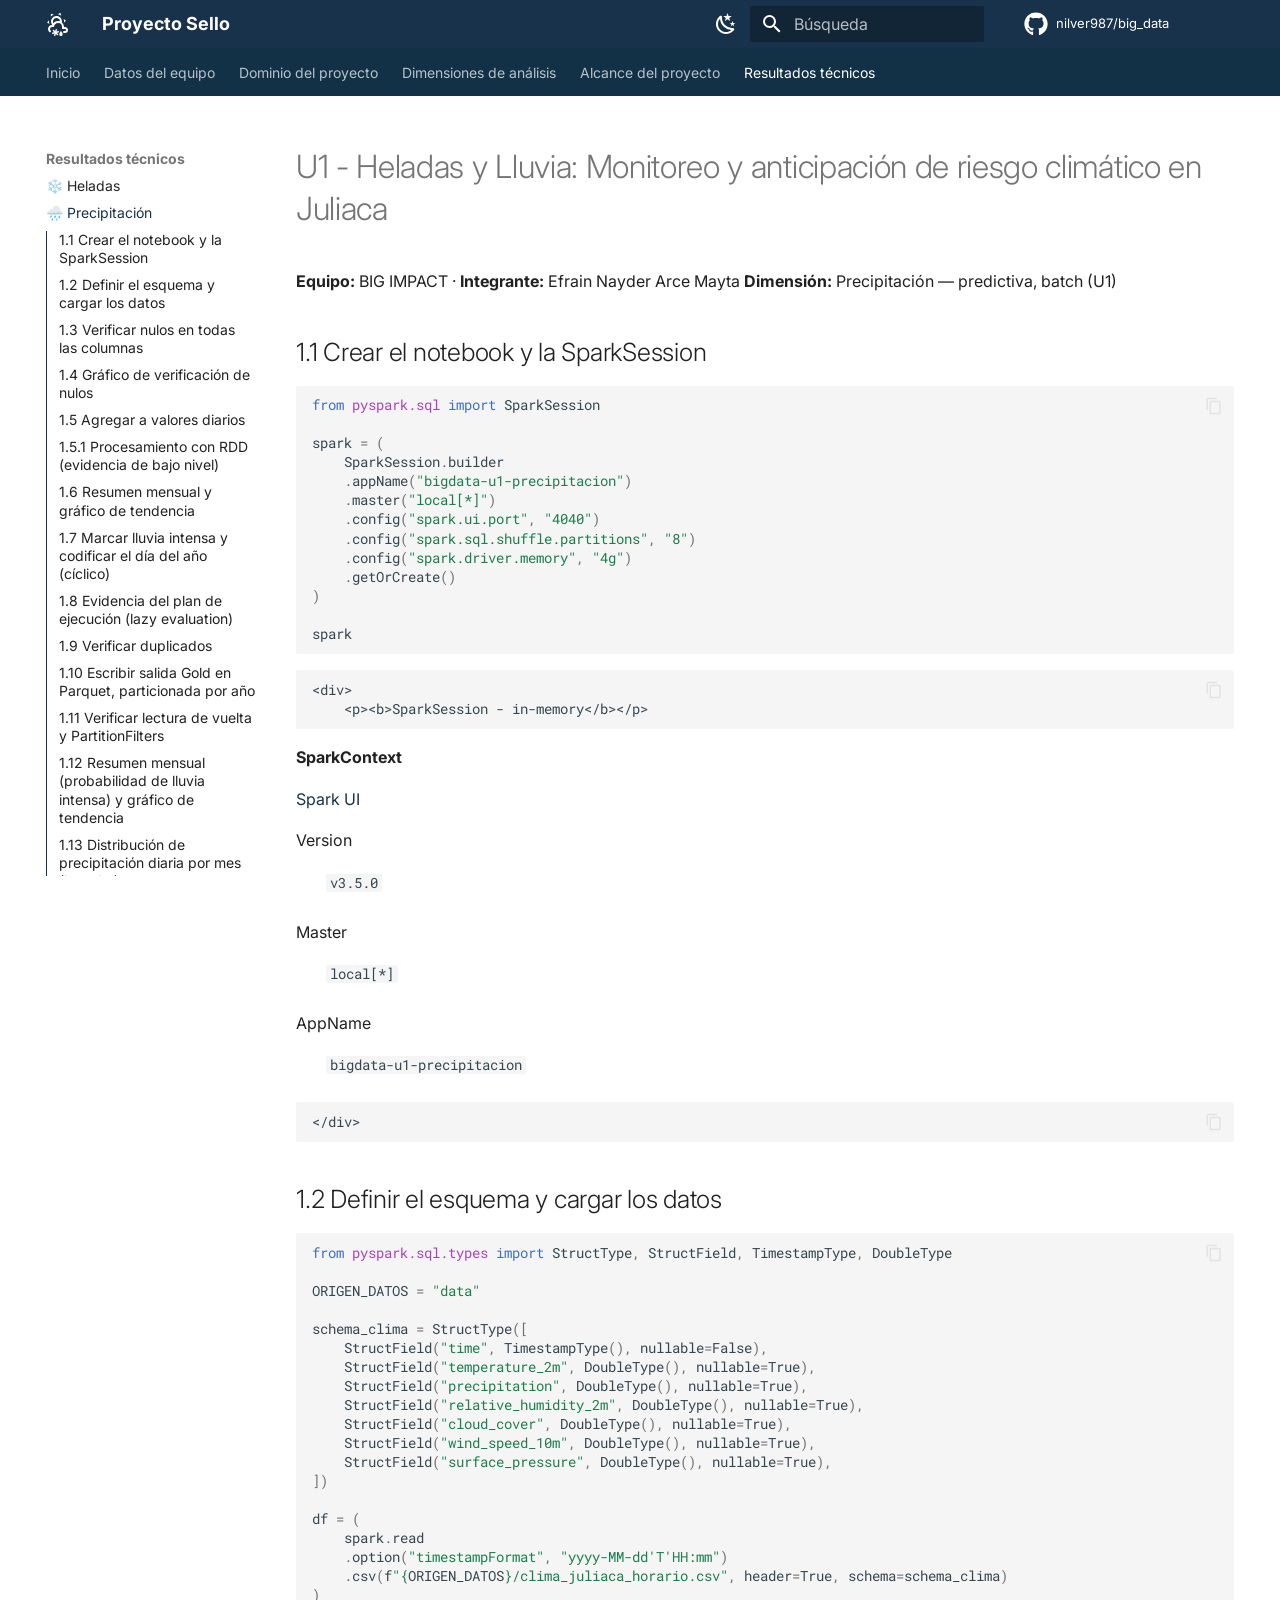
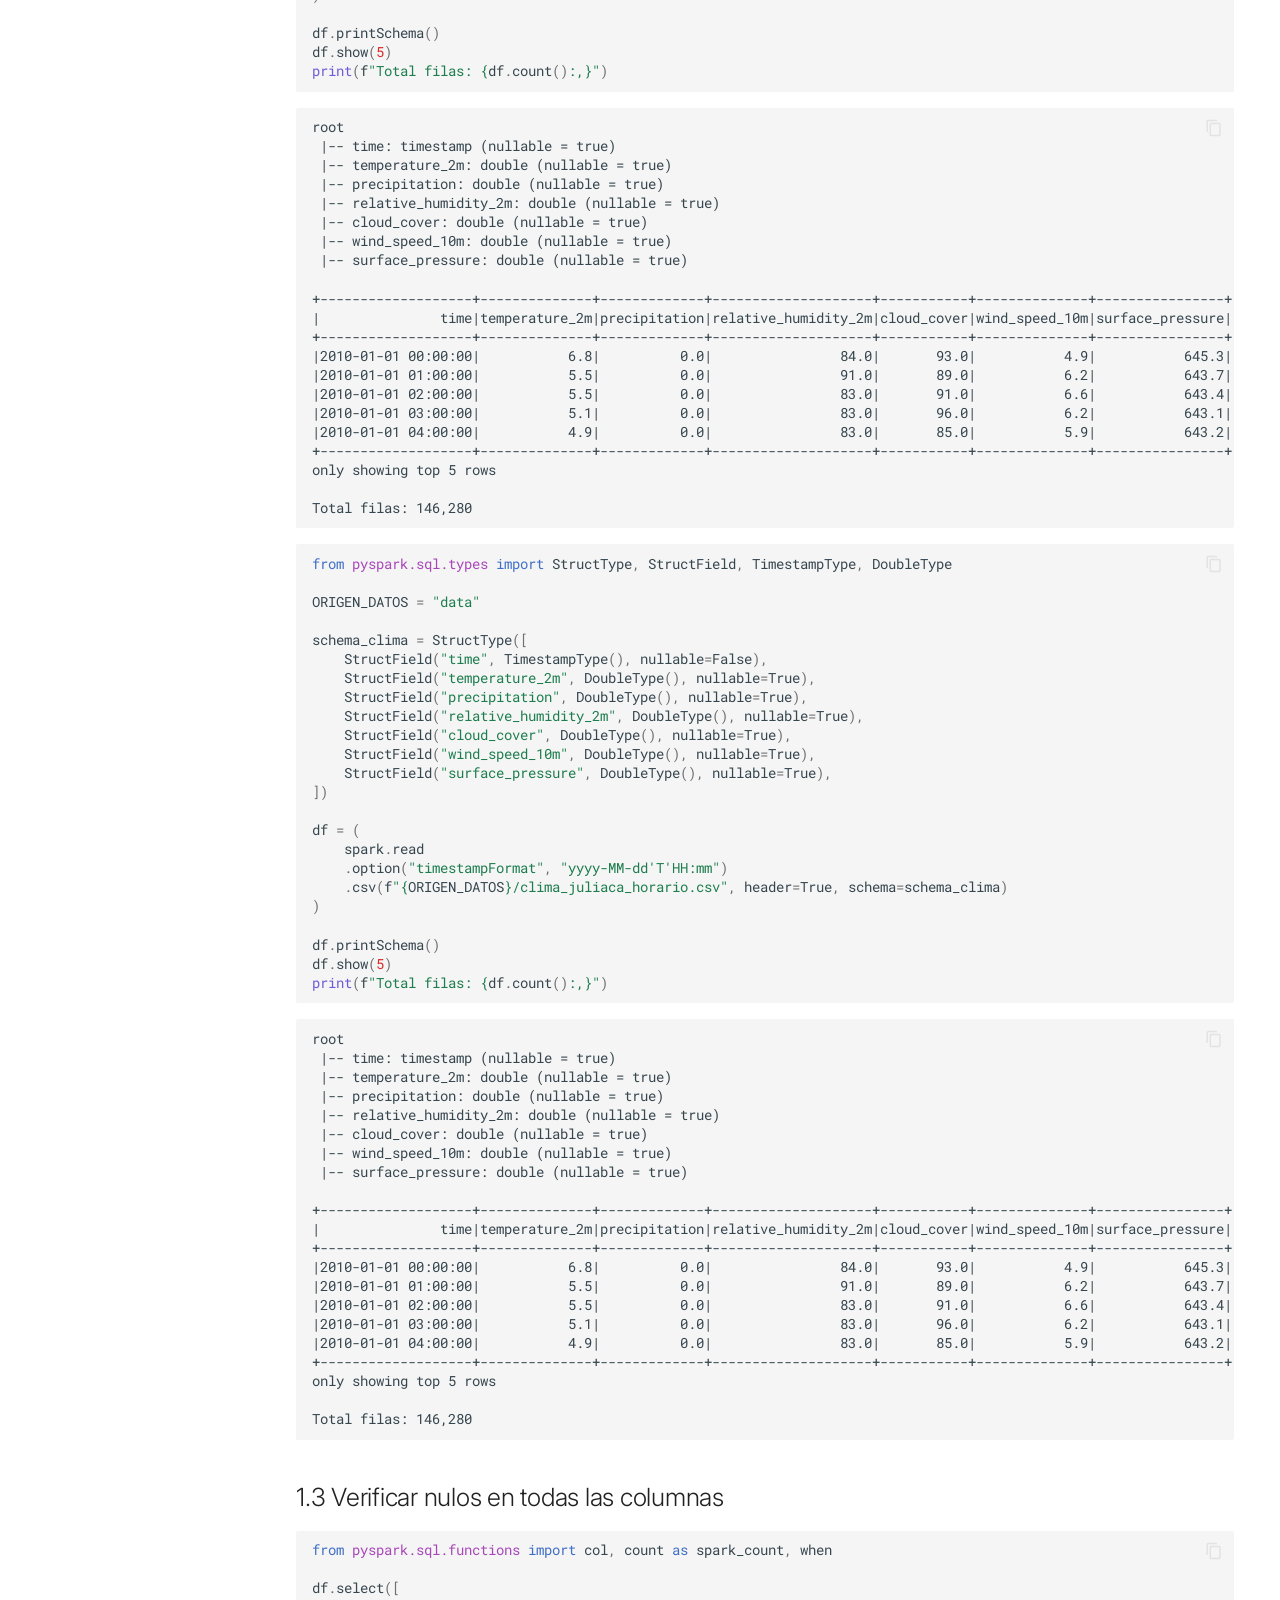
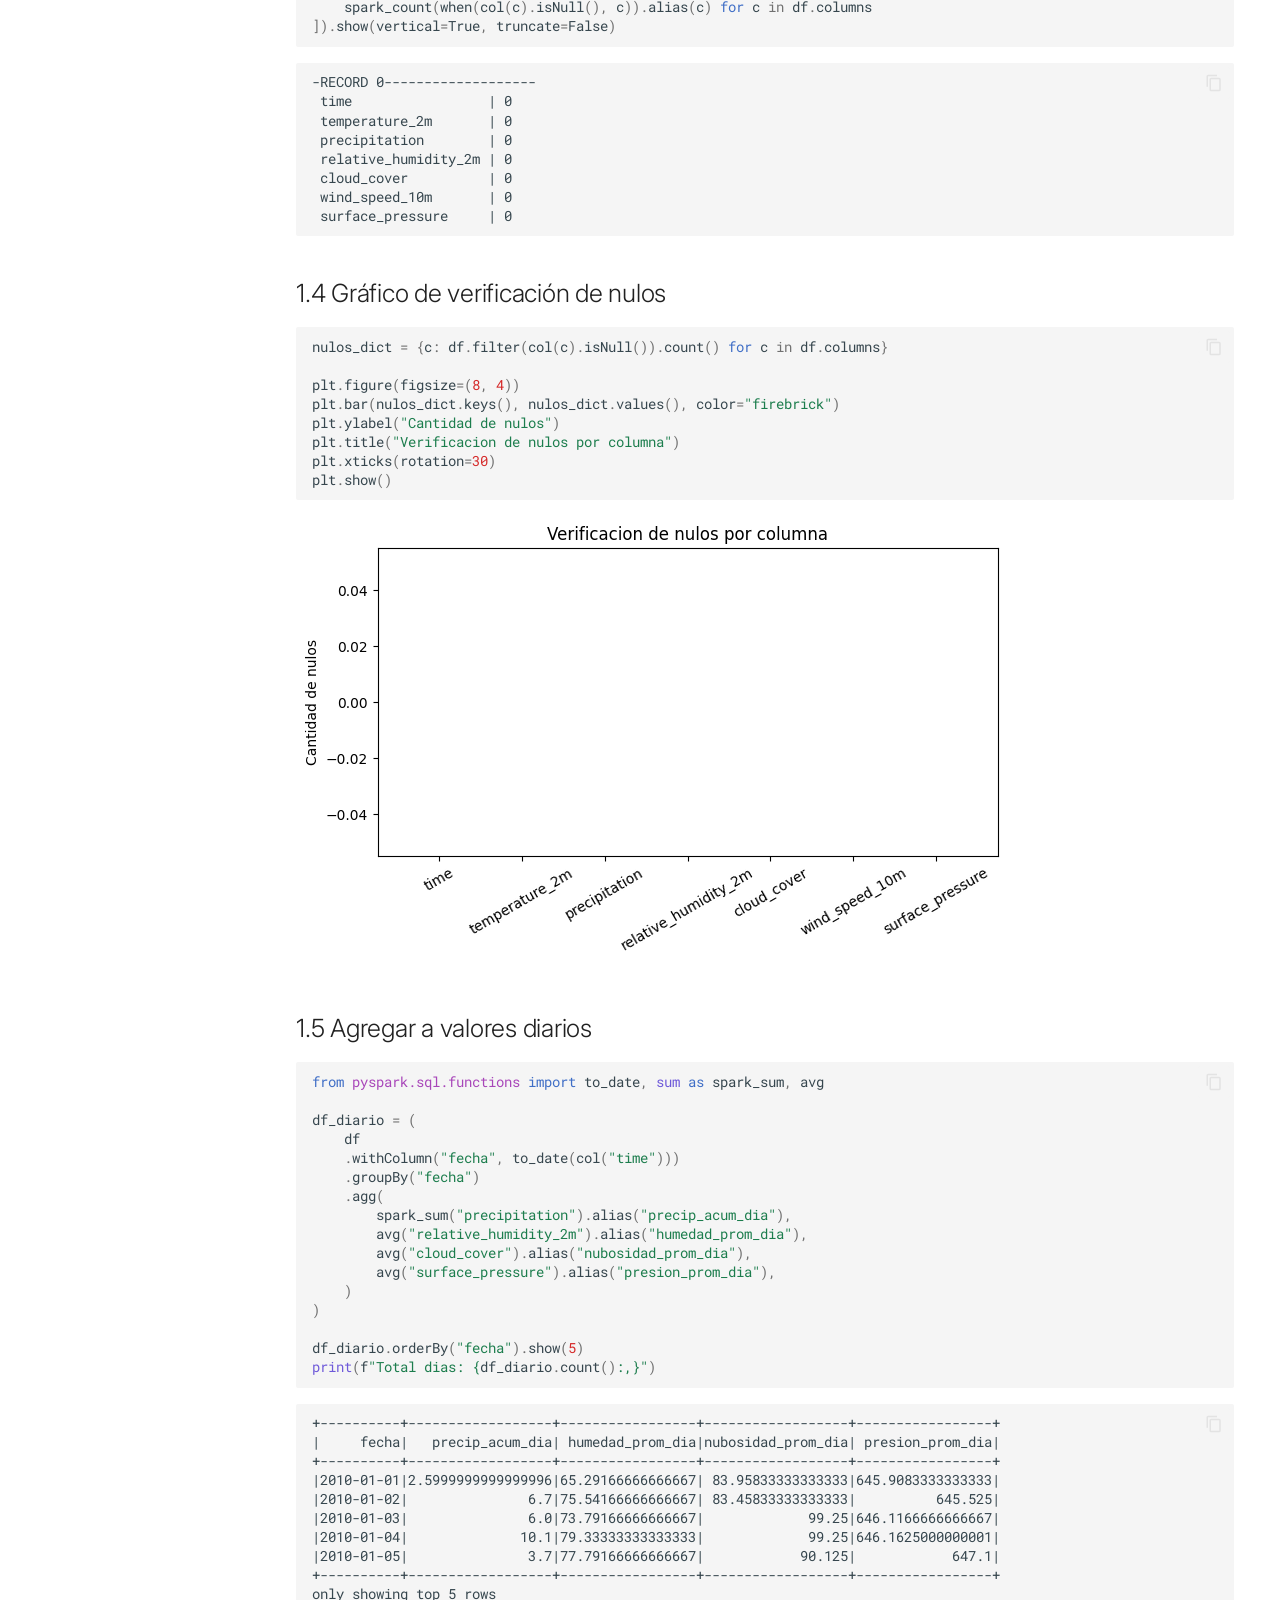
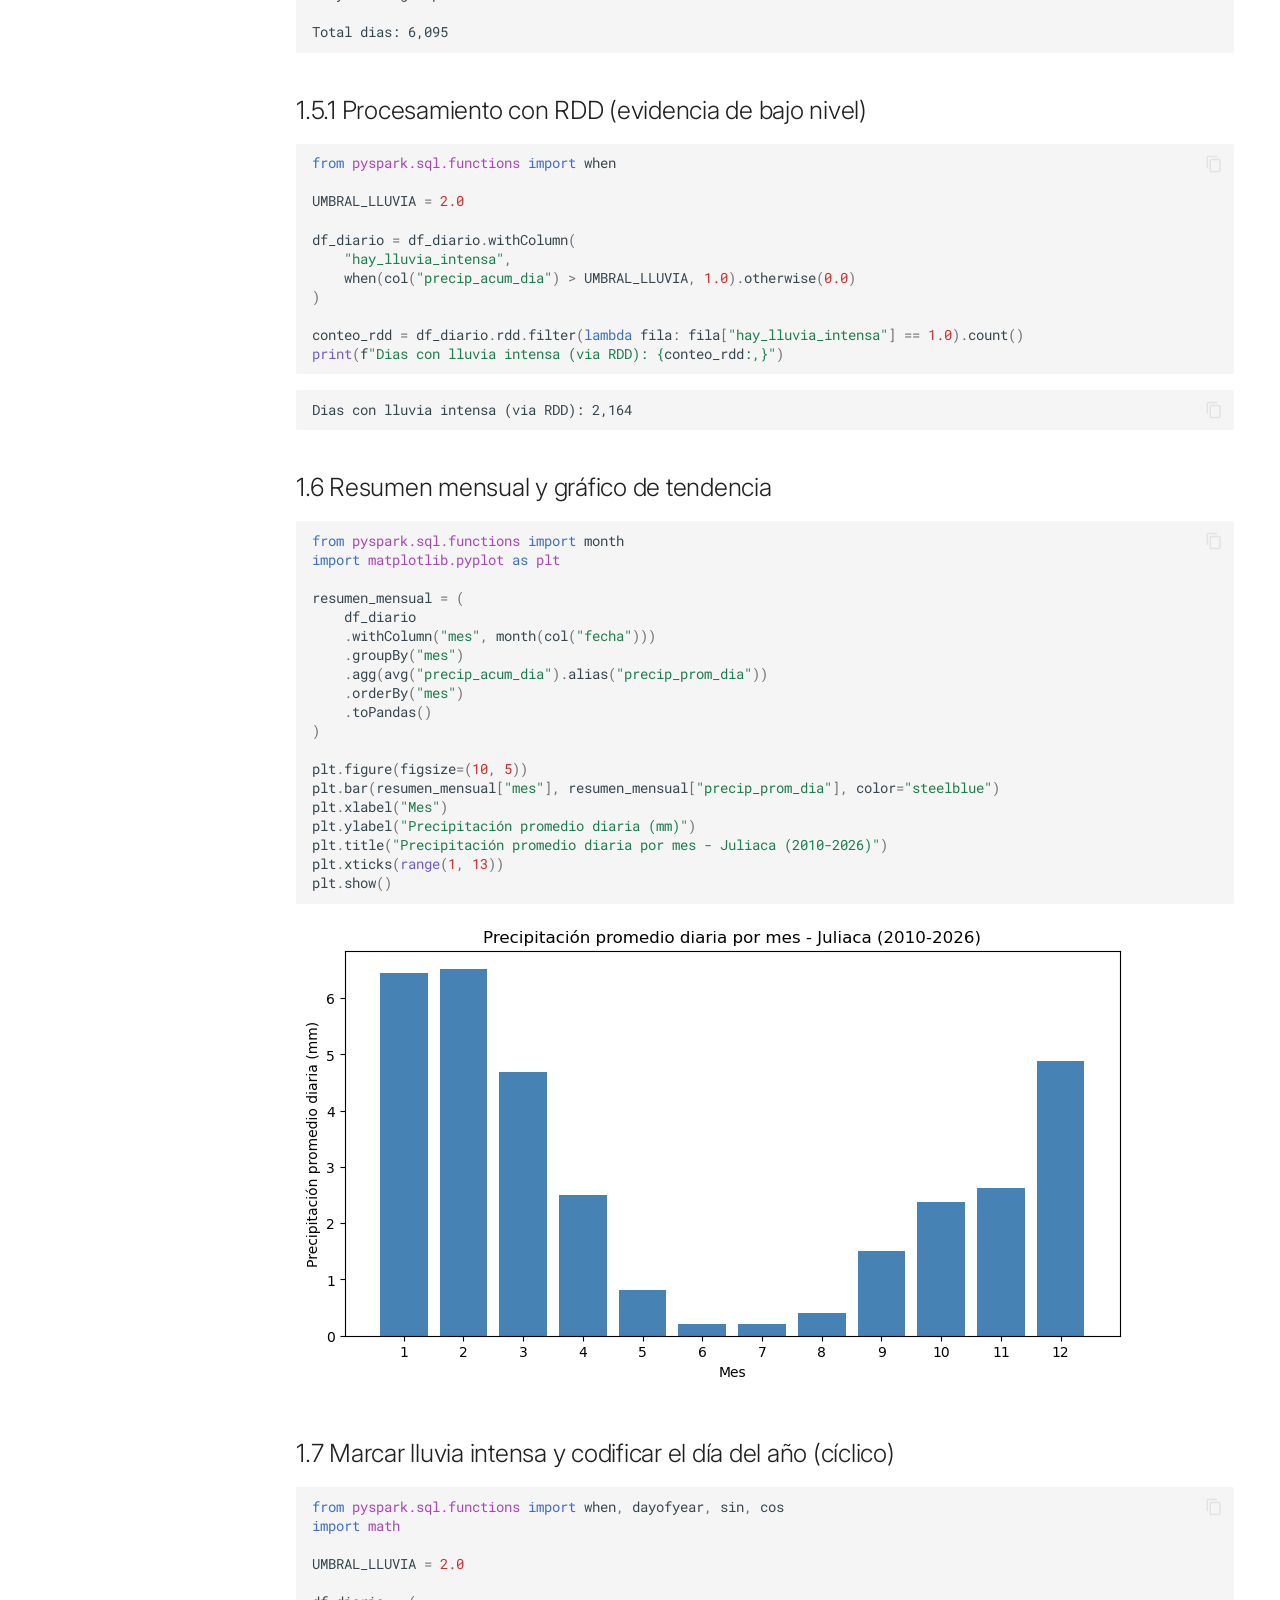
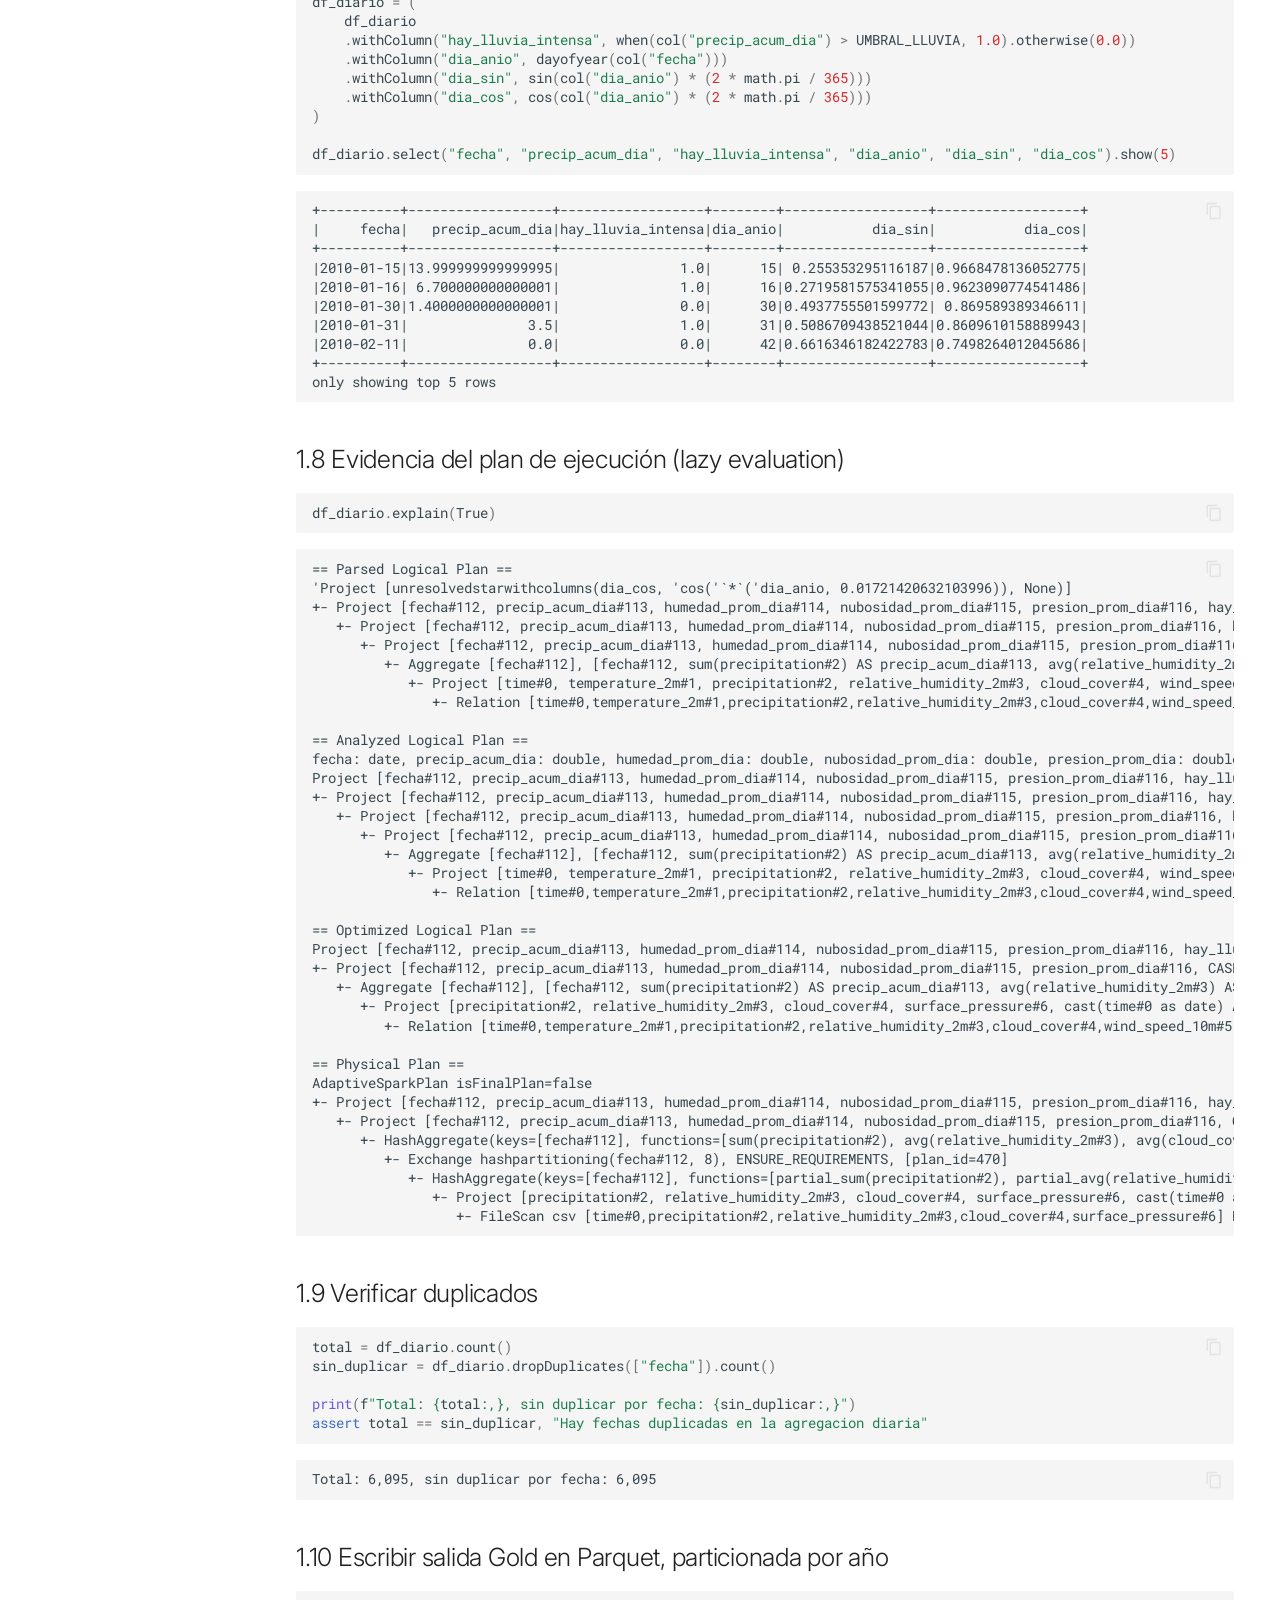
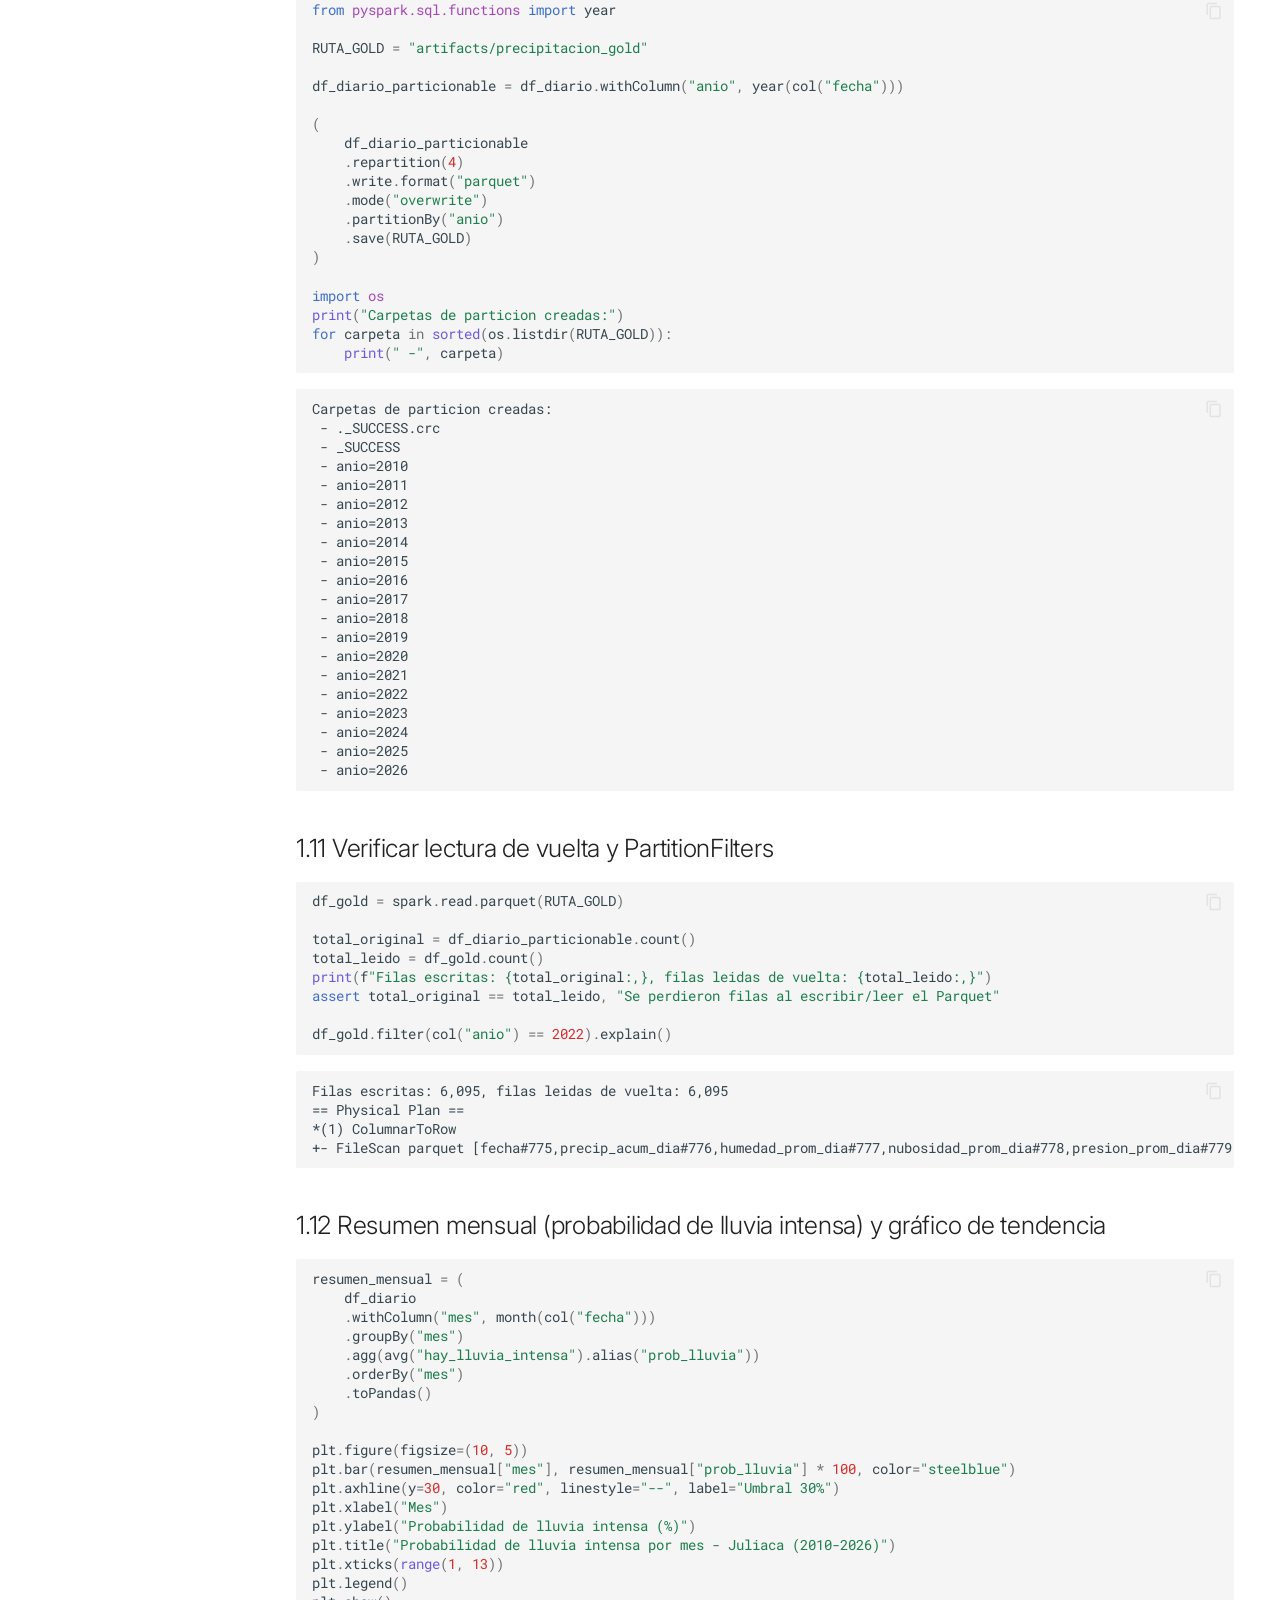
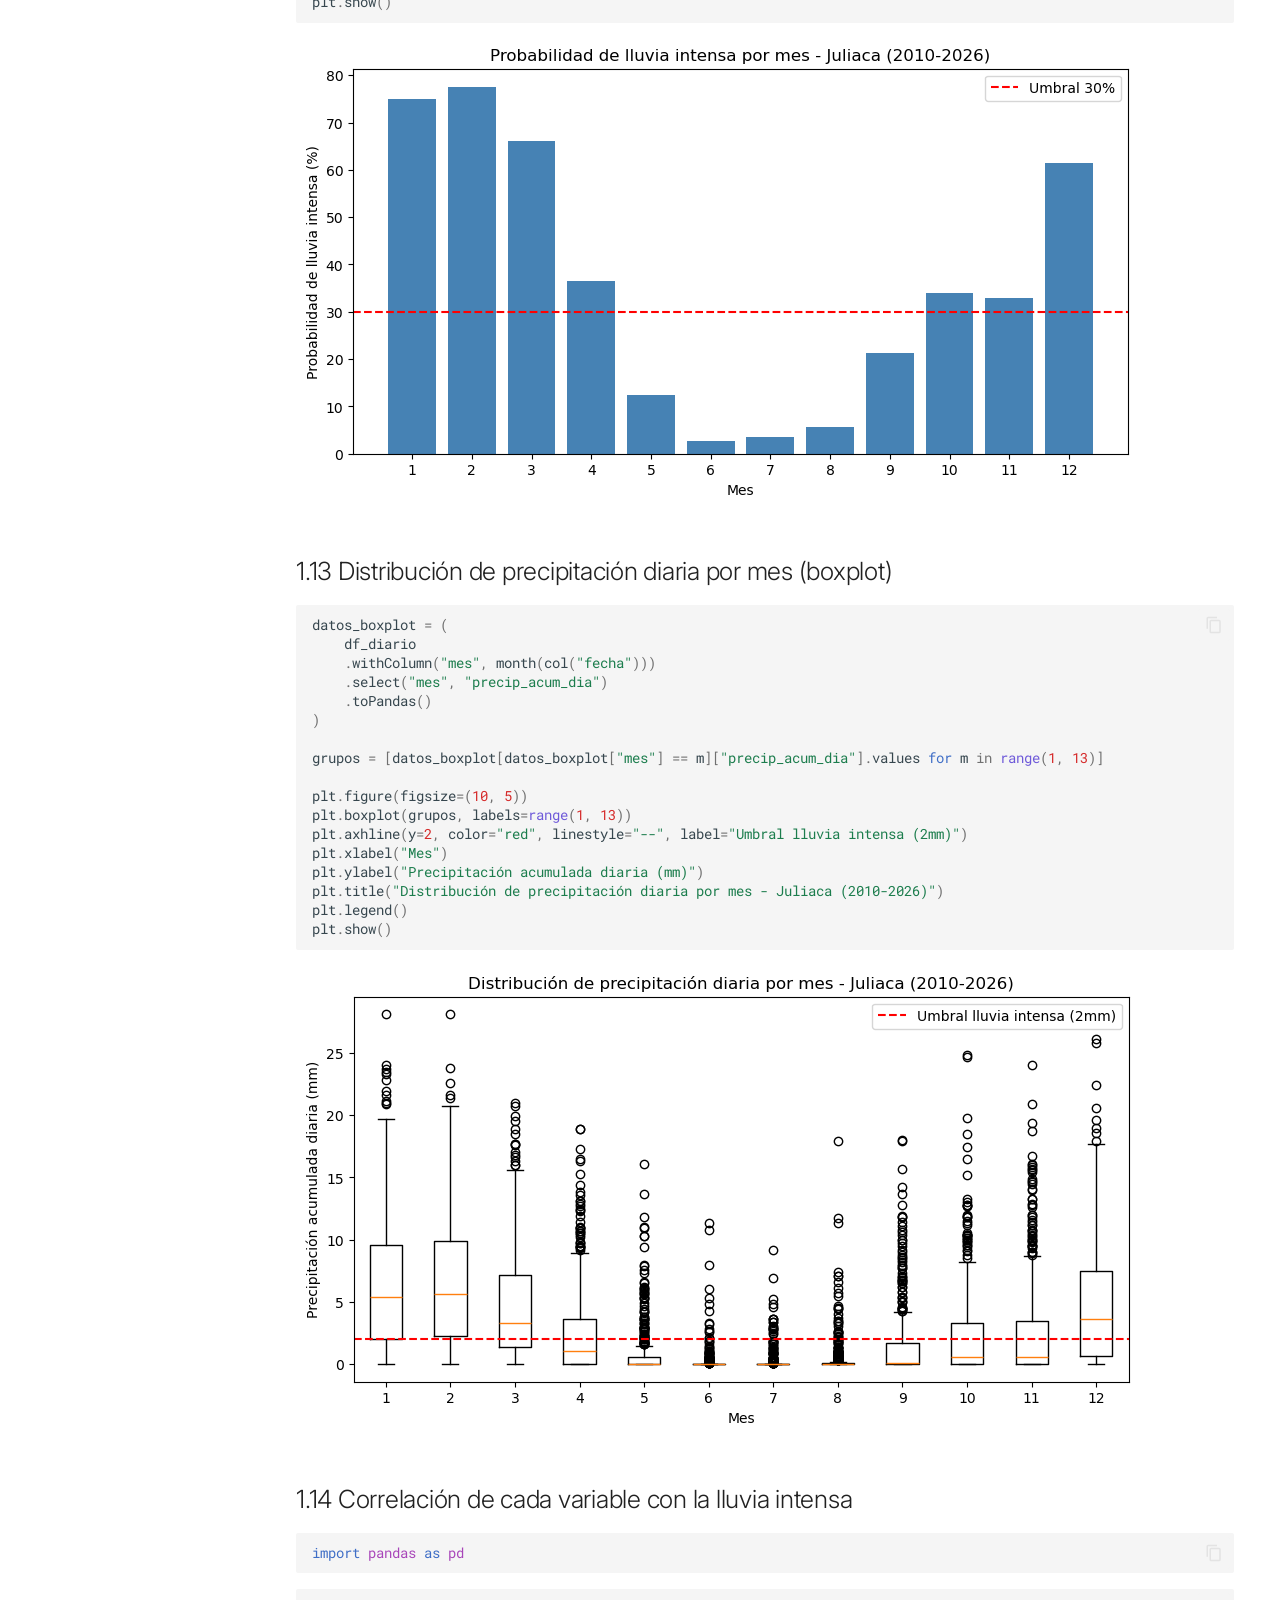
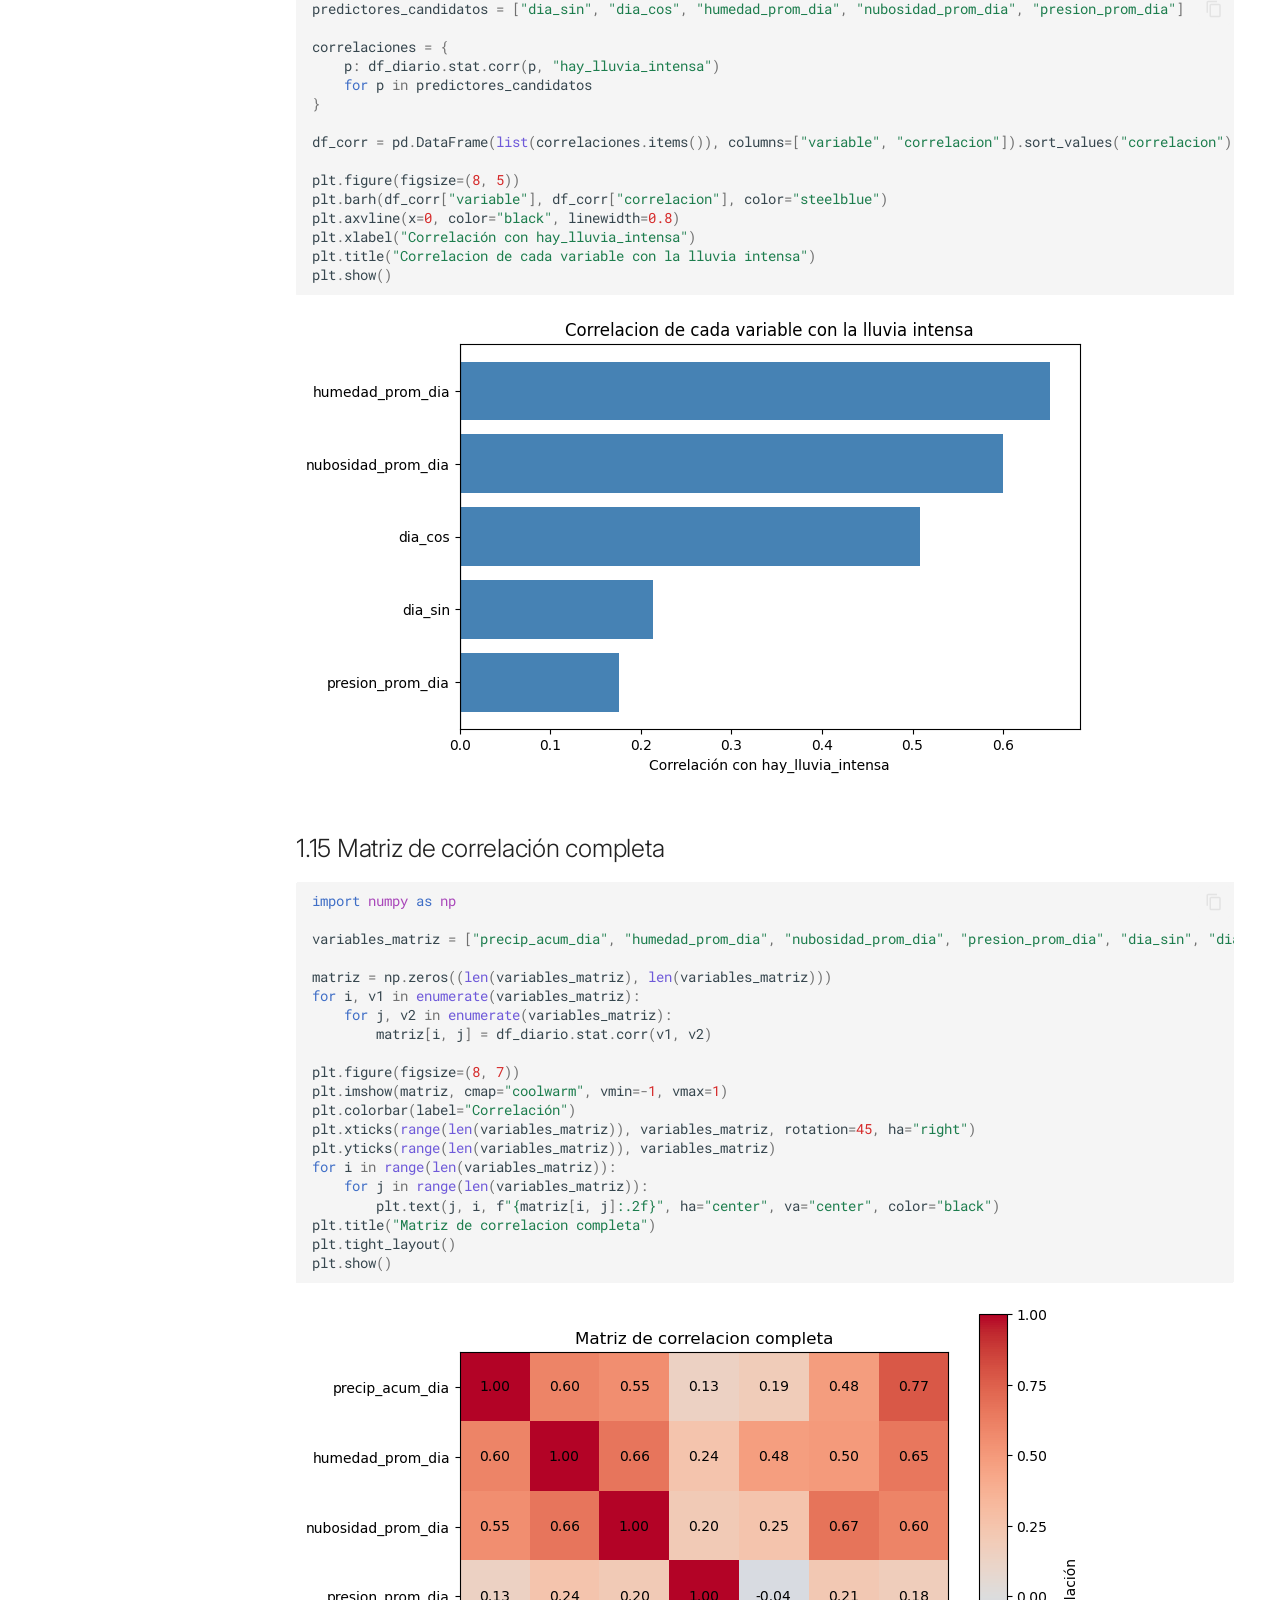
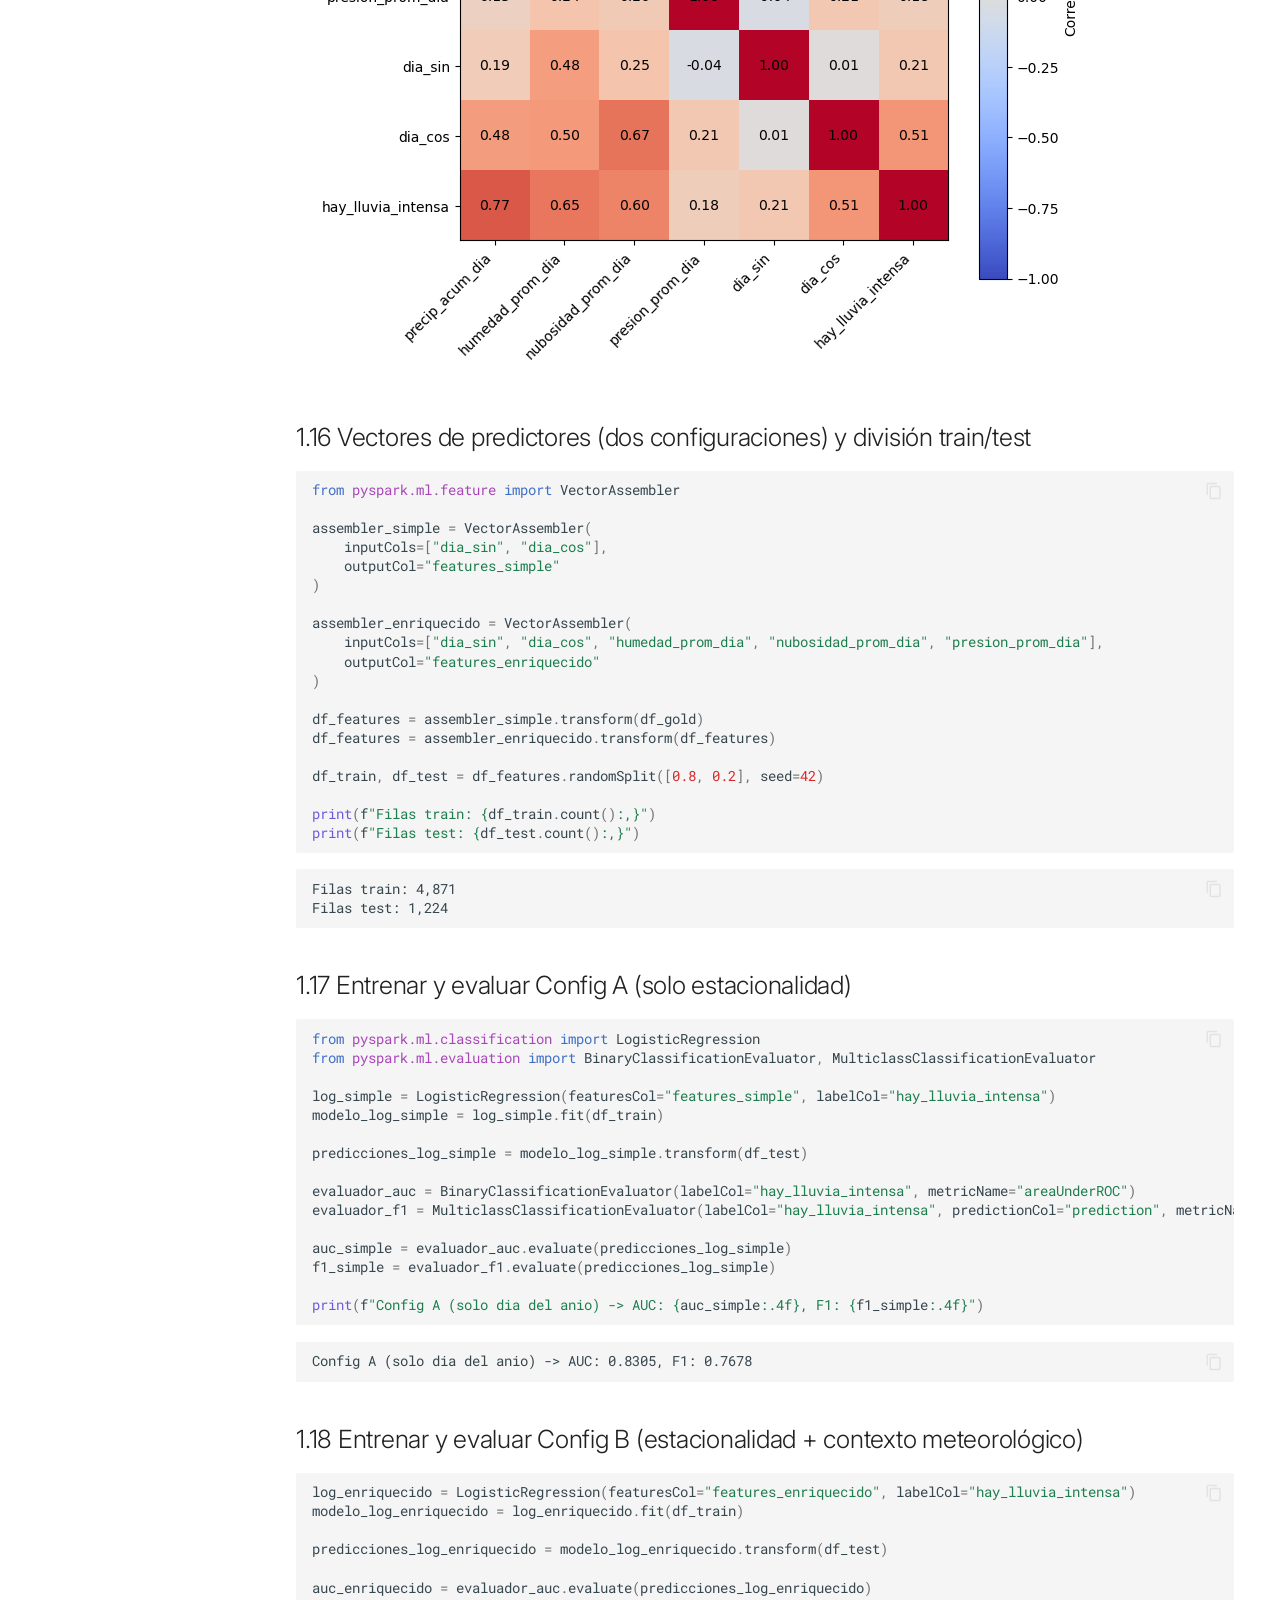
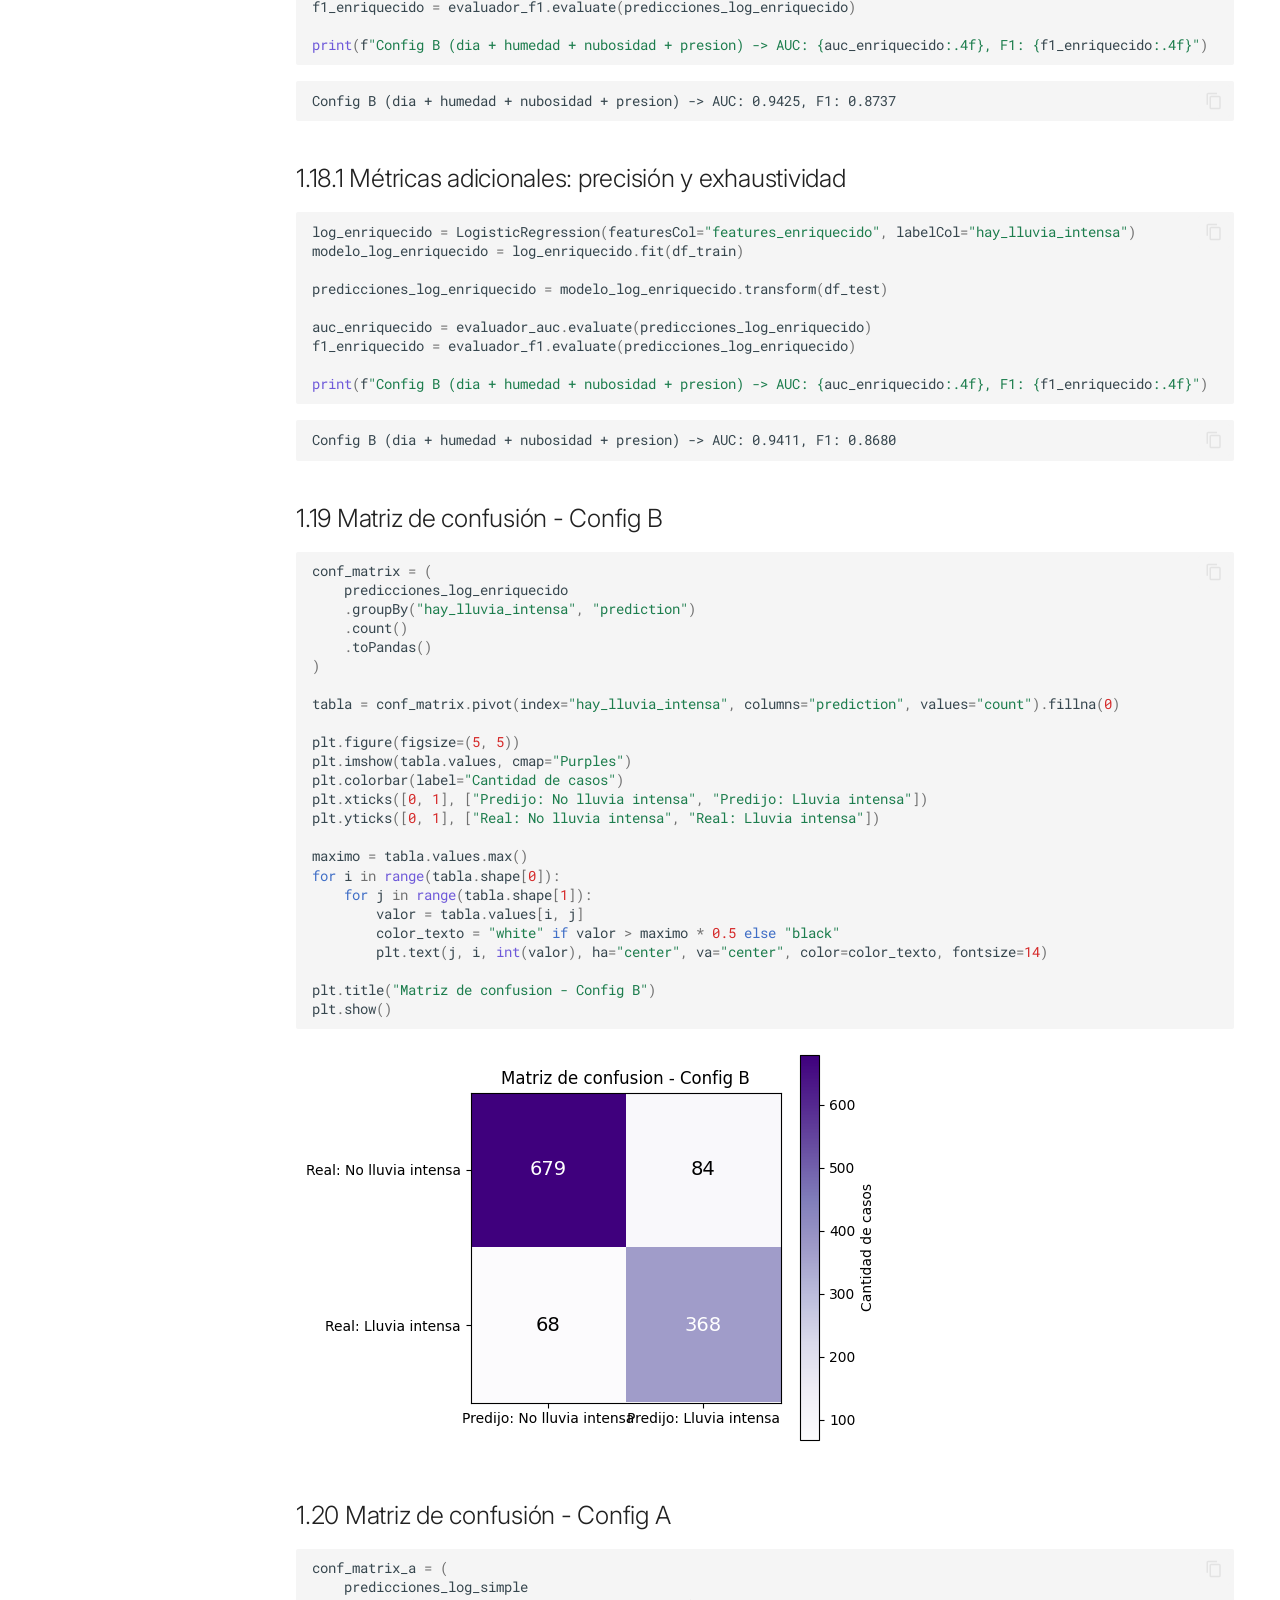
<file: resultados/precipitacion/02_precipitacion_nayder/index.html>
<!doctype html>
<html lang="es" class="no-js">
  <head>
    
      <meta charset="utf-8">
      <meta name="viewport" content="width=device-width,initial-scale=1">
      
        <meta name="description" content="Brief Técnico Analítico — Monitoreo y anticipación de riesgos climáticos en Juliaca">
      
      
        <meta name="author" content="Salcca Aquino, Nilver · Arce Mayta, Efrain Nayder">
      
      
      
        <link rel="prev" href="../../heladas/01_heladas_nilver/">
      
      
      
        
      
      
      <link rel="icon" href="../../../assets/images/favicon.png">
      <meta name="generator" content="mkdocs-1.6.1, mkdocs-material-9.7.7">
    
    
      
        <title>🌧️ Precipitación - Proyecto Sello</title>
      
    
    
      <link rel="stylesheet" href="../../../assets/stylesheets/main.ec1eaa64.min.css">
      
        
        <link rel="stylesheet" href="../../../assets/stylesheets/palette.ab4e12ef.min.css">
      
      


    
    
      
    
    
      
        
        
        <link rel="preconnect" href="https://fonts.gstatic.com" crossorigin>
        <link rel="stylesheet" href="https://fonts.googleapis.com/css?family=Inter:300,300i,400,400i,700,700i%7CRoboto+Mono:400,400i,700,700i&display=fallback">
        <style>:root{--md-text-font:"Inter";--md-code-font:"Roboto Mono"}</style>
      
    
    
      <link rel="stylesheet" href="../../../stylesheets/extra.css">
    
    <script>__md_scope=new URL("../../..",location),__md_hash=e=>[...e].reduce(((e,_)=>(e<<5)-e+_.charCodeAt(0)),0),__md_get=(e,_=localStorage,t=__md_scope)=>JSON.parse(_.getItem(t.pathname+"."+e)),__md_set=(e,_,t=localStorage,a=__md_scope)=>{try{t.setItem(a.pathname+"."+e,JSON.stringify(_))}catch(e){}}</script>
    
      

    
    
  </head>
  
  
    
    
      
    
    
    
    
    <body dir="ltr" data-md-color-scheme="default" data-md-color-primary="custom" data-md-color-accent="teal">
  
    
    <input class="md-toggle" data-md-toggle="drawer" type="checkbox" id="__drawer" autocomplete="off">
    <input class="md-toggle" data-md-toggle="search" type="checkbox" id="__search" autocomplete="off">
    <label class="md-overlay" for="__drawer"></label>
    <div data-md-component="skip">
      
        
        <a href="#u1-heladas-y-lluvia-monitoreo-y-anticipacion-de-riesgo-climatico-en-juliaca" class="md-skip">
          Saltar a contenido
        </a>
      
    </div>
    <div data-md-component="announce">
      
    </div>
    
    
      

<header class="md-header" data-md-component="header">
  <nav class="md-header__inner md-grid" aria-label="Cabecera">
    <a href="../../.." title="Proyecto Sello" class="md-header__button md-logo" aria-label="Proyecto Sello" data-md-component="logo">
      
  
  <svg xmlns="http://www.w3.org/2000/svg" viewBox="0 0 24 24"><path d="M13.55 2.66c-.55-.24-1.1-.4-1.67-.51L14.37.84l.9 2.89a7.7 7.7 0 0 0-1.72-1.07m-7.46.8q-.735.525-1.29 1.2l.11-2.82 2.96.69c-.62.2-1.22.52-1.78.93M18 8.73c-.09-.58-.22-1.16-.41-1.7l2.38 1.5-2.05 2.23c.11-.66.13-1.34.08-2.03M3.04 10.32c.07.6.21 1.18.39 1.71l-2.37-1.5L3.1 8.3c-.1.65-.13 1.34-.06 2.02m13.64 11.89c0 .99-.77 1.79-1.73 1.79-.95 0-1.72-.8-1.72-1.79 0-1.18 1.72-3.18 1.72-3.18s1.73 2 1.73 3.18m-10.65-.76c-.1-.38.12-.77.51-.87l1.59-.43L6.96 19a.7.7 0 0 1 0-1c.27-.3.74-.3 1.04 0l1.14 1.14.41-1.58c.1-.39.5-.62.88-.51.39.1.62.5.5.88l-.43 1.57 1.6-.4c.4-.1.78.11.9.5a.74.74 0 0 1-.53.87l-1.58.42 1.16 1.16c.28.27.28.74 0 1.02s-.74.28-1.02 0L9.87 21.9l-.42 1.6c-.1.38-.5.6-.88.5-.39-.1-.6-.5-.51-.88l.44-1.57-1.59.41c-.41.1-.78-.12-.88-.51M19 15.03c-.35 0-.69.05-1 .16v-.16c0-1.82-.81-3.45-2.08-4.53.43-2.45-.82-4.97-3.17-6-2.78-1.23-6.03.03-7.25 2.78-.9 1.99-.5 4.19.77 5.75H6c-2.21 0-4 1.78-4 4 0 1.14.5 2.17 1.27 2.9 0 0 .7.71 1.41 0s0-1.43 0-1.43c-.41-.35-.68-.88-.68-1.47a2 2 0 0 1 2-2h2c0-2.22 1.79-4 4-4a4 4 0 0 1 4 4v2h3a1 1 0 0 1 1 1c0 .54-.45 1-1 1h-1s-1 0-1 1 1 1 1 1h1a3 3 0 0 0 3-3c0-1.66-1.34-3-3-3m-7-6c-1.84 0-3.5.82-4.59 2.13a3.51 3.51 0 0 1-.1-3.07 3.496 3.496 0 0 1 4.62-1.77A3.52 3.52 0 0 1 14 9.37c-.62-.22-1.3-.34-2-.34"/></svg>

    </a>
    <label class="md-header__button md-icon" for="__drawer">
      
      <svg xmlns="http://www.w3.org/2000/svg" viewBox="0 0 24 24"><path d="M3 6h18v2H3zm0 5h18v2H3zm0 5h18v2H3z"/></svg>
    </label>
    <div class="md-header__title" data-md-component="header-title">
      <div class="md-header__ellipsis">
        <div class="md-header__topic">
          <span class="md-ellipsis">
            Proyecto Sello
          </span>
        </div>
        <div class="md-header__topic" data-md-component="header-topic">
          <span class="md-ellipsis">
            
              🌧️ Precipitación
            
          </span>
        </div>
      </div>
    </div>
    
      
        <form class="md-header__option" data-md-component="palette">
  
    
    
    
    <input class="md-option" data-md-color-media="" data-md-color-scheme="default" data-md-color-primary="custom" data-md-color-accent="teal"  aria-label="Cambiar a modo oscuro"  type="radio" name="__palette" id="__palette_0">
    
      <label class="md-header__button md-icon" title="Cambiar a modo oscuro" for="__palette_1" hidden>
        <svg xmlns="http://www.w3.org/2000/svg" viewBox="0 0 24 24"><path d="m17.75 4.09-2.53 1.94.91 3.06-2.63-1.81-2.63 1.81.91-3.06-2.53-1.94L12.44 4l1.06-3 1.06 3zm3.5 6.91-1.64 1.25.59 1.98-1.7-1.17-1.7 1.17.59-1.98L15.75 11l2.06-.05L18.5 9l.69 1.95zm-2.28 4.95c.83-.08 1.72 1.1 1.19 1.85-.32.45-.66.87-1.08 1.27C15.17 23 8.84 23 4.94 19.07c-3.91-3.9-3.91-10.24 0-14.14.4-.4.82-.76 1.27-1.08.75-.53 1.93.36 1.85 1.19-.27 2.86.69 5.83 2.89 8.02a9.96 9.96 0 0 0 8.02 2.89m-1.64 2.02a12.08 12.08 0 0 1-7.8-3.47c-2.17-2.19-3.33-5-3.49-7.82-2.81 3.14-2.7 7.96.31 10.98 3.02 3.01 7.84 3.12 10.98.31"/></svg>
      </label>
    
  
    
    
    
    <input class="md-option" data-md-color-media="" data-md-color-scheme="slate" data-md-color-primary="custom" data-md-color-accent="teal"  aria-label="Cambiar a modo claro"  type="radio" name="__palette" id="__palette_1">
    
      <label class="md-header__button md-icon" title="Cambiar a modo claro" for="__palette_0" hidden>
        <svg xmlns="http://www.w3.org/2000/svg" viewBox="0 0 24 24"><path d="M12 7a5 5 0 0 1 5 5 5 5 0 0 1-5 5 5 5 0 0 1-5-5 5 5 0 0 1 5-5m0 2a3 3 0 0 0-3 3 3 3 0 0 0 3 3 3 3 0 0 0 3-3 3 3 0 0 0-3-3m0-7 2.39 3.42C13.65 5.15 12.84 5 12 5s-1.65.15-2.39.42zM3.34 7l4.16-.35A7.2 7.2 0 0 0 5.94 8.5c-.44.74-.69 1.5-.83 2.29zm.02 10 1.76-3.77a7.131 7.131 0 0 0 2.38 4.14zM20.65 7l-1.77 3.79a7.02 7.02 0 0 0-2.38-4.15zm-.01 10-4.14.36c.59-.51 1.12-1.14 1.54-1.86.42-.73.69-1.5.83-2.29zM12 22l-2.41-3.44c.74.27 1.55.44 2.41.44.82 0 1.63-.17 2.37-.44z"/></svg>
      </label>
    
  
</form>
      
    
    
      <script>var palette=__md_get("__palette");if(palette&&palette.color){if("(prefers-color-scheme)"===palette.color.media){var media=matchMedia("(prefers-color-scheme: light)"),input=document.querySelector(media.matches?"[data-md-color-media='(prefers-color-scheme: light)']":"[data-md-color-media='(prefers-color-scheme: dark)']");palette.color.media=input.getAttribute("data-md-color-media"),palette.color.scheme=input.getAttribute("data-md-color-scheme"),palette.color.primary=input.getAttribute("data-md-color-primary"),palette.color.accent=input.getAttribute("data-md-color-accent")}for(var[key,value]of Object.entries(palette.color))document.body.setAttribute("data-md-color-"+key,value)}</script>
    
    
    
      
      
        <label class="md-header__button md-icon" for="__search">
          
          <svg xmlns="http://www.w3.org/2000/svg" viewBox="0 0 24 24"><path d="M9.5 3A6.5 6.5 0 0 1 16 9.5c0 1.61-.59 3.09-1.56 4.23l.27.27h.79l5 5-1.5 1.5-5-5v-.79l-.27-.27A6.52 6.52 0 0 1 9.5 16 6.5 6.5 0 0 1 3 9.5 6.5 6.5 0 0 1 9.5 3m0 2C7 5 5 7 5 9.5S7 14 9.5 14 14 12 14 9.5 12 5 9.5 5"/></svg>
        </label>
        <div class="md-search" data-md-component="search" role="dialog">
  <label class="md-search__overlay" for="__search"></label>
  <div class="md-search__inner" role="search">
    <form class="md-search__form" name="search">
      <input type="text" class="md-search__input" name="query" aria-label="Búsqueda" placeholder="Búsqueda" autocapitalize="off" autocorrect="off" autocomplete="off" spellcheck="false" data-md-component="search-query" required>
      <label class="md-search__icon md-icon" for="__search">
        
        <svg xmlns="http://www.w3.org/2000/svg" viewBox="0 0 24 24"><path d="M9.5 3A6.5 6.5 0 0 1 16 9.5c0 1.61-.59 3.09-1.56 4.23l.27.27h.79l5 5-1.5 1.5-5-5v-.79l-.27-.27A6.52 6.52 0 0 1 9.5 16 6.5 6.5 0 0 1 3 9.5 6.5 6.5 0 0 1 9.5 3m0 2C7 5 5 7 5 9.5S7 14 9.5 14 14 12 14 9.5 12 5 9.5 5"/></svg>
        
        <svg xmlns="http://www.w3.org/2000/svg" viewBox="0 0 24 24"><path d="M20 11v2H8l5.5 5.5-1.42 1.42L4.16 12l7.92-7.92L13.5 5.5 8 11z"/></svg>
      </label>
      <nav class="md-search__options" aria-label="Buscar">
        
        <button type="reset" class="md-search__icon md-icon" title="Limpiar" aria-label="Limpiar" tabindex="-1">
          
          <svg xmlns="http://www.w3.org/2000/svg" viewBox="0 0 24 24"><path d="M19 6.41 17.59 5 12 10.59 6.41 5 5 6.41 10.59 12 5 17.59 6.41 19 12 13.41 17.59 19 19 17.59 13.41 12z"/></svg>
        </button>
      </nav>
      
    </form>
    <div class="md-search__output">
      <div class="md-search__scrollwrap" tabindex="0" data-md-scrollfix>
        <div class="md-search-result" data-md-component="search-result">
          <div class="md-search-result__meta">
            Inicializando búsqueda
          </div>
          <ol class="md-search-result__list" role="presentation"></ol>
        </div>
      </div>
    </div>
  </div>
</div>
      
    
    
      <div class="md-header__source">
        <a href="https://github.com/nilver987/big_data" title="Ir al repositorio" class="md-source" data-md-component="source">
  <div class="md-source__icon md-icon">
    
    <svg xmlns="http://www.w3.org/2000/svg" viewBox="0 0 512 512"><!--! Font Awesome Free 7.1.0 by @fontawesome - https://fontawesome.com License - https://fontawesome.com/license/free (Icons: CC BY 4.0, Fonts: SIL OFL 1.1, Code: MIT License) Copyright 2025 Fonticons, Inc.--><path d="M173.9 397.4c0 2-2.3 3.6-5.2 3.6-3.3.3-5.6-1.3-5.6-3.6 0-2 2.3-3.6 5.2-3.6 3-.3 5.6 1.3 5.6 3.6m-31.1-4.5c-.7 2 1.3 4.3 4.3 4.9 2.6 1 5.6 0 6.2-2s-1.3-4.3-4.3-5.2c-2.6-.7-5.5.3-6.2 2.3m44.2-1.7c-2.9.7-4.9 2.6-4.6 4.9.3 2 2.9 3.3 5.9 2.6 2.9-.7 4.9-2.6 4.6-4.6-.3-1.9-3-3.2-5.9-2.9M252.8 8C114.1 8 8 113.3 8 252c0 110.9 69.8 205.8 169.5 239.2 12.8 2.3 17.3-5.6 17.3-12.1 0-6.2-.3-40.4-.3-61.4 0 0-70 15-84.7-29.8 0 0-11.4-29.1-27.8-36.6 0 0-22.9-15.7 1.6-15.4 0 0 24.9 2 38.6 25.8 21.9 38.6 58.6 27.5 72.9 20.9 2.3-16 8.8-27.1 16-33.7-55.9-6.2-112.3-14.3-112.3-110.5 0-27.5 7.6-41.3 23.6-58.9-2.6-6.5-11.1-33.3 2.6-67.9 20.9-6.5 69 27 69 27 20-5.6 41.5-8.5 62.8-8.5s42.8 2.9 62.8 8.5c0 0 48.1-33.6 69-27 13.7 34.7 5.2 61.4 2.6 67.9 16 17.7 25.8 31.5 25.8 58.9 0 96.5-58.9 104.2-114.8 110.5 9.2 7.9 17 22.9 17 46.4 0 33.7-.3 75.4-.3 83.6 0 6.5 4.6 14.4 17.3 12.1C436.2 457.8 504 362.9 504 252 504 113.3 391.5 8 252.8 8M105.2 352.9c-1.3 1-1 3.3.7 5.2 1.6 1.6 3.9 2.3 5.2 1 1.3-1 1-3.3-.7-5.2-1.6-1.6-3.9-2.3-5.2-1m-10.8-8.1c-.7 1.3.3 2.9 2.3 3.9 1.6 1 3.6.7 4.3-.7.7-1.3-.3-2.9-2.3-3.9-2-.6-3.6-.3-4.3.7m32.4 35.6c-1.6 1.3-1 4.3 1.3 6.2 2.3 2.3 5.2 2.6 6.5 1 1.3-1.3.7-4.3-1.3-6.2-2.2-2.3-5.2-2.6-6.5-1m-11.4-14.7c-1.6 1-1.6 3.6 0 5.9s4.3 3.3 5.6 2.3c1.6-1.3 1.6-3.9 0-6.2-1.4-2.3-4-3.3-5.6-2"/></svg>
  </div>
  <div class="md-source__repository">
    nilver987/big_data
  </div>
</a>
      </div>
    
  </nav>
  
</header>
    
    <div class="md-container" data-md-component="container">
      
      
        
          
            
<nav class="md-tabs" aria-label="Pestañas" data-md-component="tabs">
  <div class="md-grid">
    <ul class="md-tabs__list">
      
        
  
  
  
  
    <li class="md-tabs__item">
      <a href="../../.." class="md-tabs__link">
        
  
  
    
  
  Inicio

      </a>
    </li>
  

      
        
  
  
  
  
    <li class="md-tabs__item">
      <a href="../../../equipo/" class="md-tabs__link">
        
  
  
    
  
  Datos del equipo

      </a>
    </li>
  

      
        
  
  
  
  
    <li class="md-tabs__item">
      <a href="../../../dominio/" class="md-tabs__link">
        
  
  
    
  
  Dominio del proyecto

      </a>
    </li>
  

      
        
  
  
  
  
    
    
      <li class="md-tabs__item">
        <a href="../../../dimensiones/asignacion/" class="md-tabs__link">
          
  
  
    
  
  Dimensiones de análisis

        </a>
      </li>
    
  

      
        
  
  
  
  
    <li class="md-tabs__item">
      <a href="../../../alcance/" class="md-tabs__link">
        
  
  
    
  
  Alcance del proyecto

      </a>
    </li>
  

      
        
  
  
  
    
  
  
    
    
      <li class="md-tabs__item md-tabs__item--active">
        <a href="../../heladas/01_heladas_nilver/" class="md-tabs__link">
          
  
  
    
  
  Resultados técnicos

        </a>
      </li>
    
  

      
    </ul>
  </div>
</nav>
          
        
      
      <main class="md-main" data-md-component="main">
        <div class="md-main__inner md-grid">
          
            
              
              <div class="md-sidebar md-sidebar--primary" data-md-component="sidebar" data-md-type="navigation" >
                <div class="md-sidebar__scrollwrap">
                  <div class="md-sidebar__inner">
                    


  


  

<nav class="md-nav md-nav--primary md-nav--lifted md-nav--integrated" aria-label="Navegación" data-md-level="0">
  <label class="md-nav__title" for="__drawer">
    <a href="../../.." title="Proyecto Sello" class="md-nav__button md-logo" aria-label="Proyecto Sello" data-md-component="logo">
      
  
  <svg xmlns="http://www.w3.org/2000/svg" viewBox="0 0 24 24"><path d="M13.55 2.66c-.55-.24-1.1-.4-1.67-.51L14.37.84l.9 2.89a7.7 7.7 0 0 0-1.72-1.07m-7.46.8q-.735.525-1.29 1.2l.11-2.82 2.96.69c-.62.2-1.22.52-1.78.93M18 8.73c-.09-.58-.22-1.16-.41-1.7l2.38 1.5-2.05 2.23c.11-.66.13-1.34.08-2.03M3.04 10.32c.07.6.21 1.18.39 1.71l-2.37-1.5L3.1 8.3c-.1.65-.13 1.34-.06 2.02m13.64 11.89c0 .99-.77 1.79-1.73 1.79-.95 0-1.72-.8-1.72-1.79 0-1.18 1.72-3.18 1.72-3.18s1.73 2 1.73 3.18m-10.65-.76c-.1-.38.12-.77.51-.87l1.59-.43L6.96 19a.7.7 0 0 1 0-1c.27-.3.74-.3 1.04 0l1.14 1.14.41-1.58c.1-.39.5-.62.88-.51.39.1.62.5.5.88l-.43 1.57 1.6-.4c.4-.1.78.11.9.5a.74.74 0 0 1-.53.87l-1.58.42 1.16 1.16c.28.27.28.74 0 1.02s-.74.28-1.02 0L9.87 21.9l-.42 1.6c-.1.38-.5.6-.88.5-.39-.1-.6-.5-.51-.88l.44-1.57-1.59.41c-.41.1-.78-.12-.88-.51M19 15.03c-.35 0-.69.05-1 .16v-.16c0-1.82-.81-3.45-2.08-4.53.43-2.45-.82-4.97-3.17-6-2.78-1.23-6.03.03-7.25 2.78-.9 1.99-.5 4.19.77 5.75H6c-2.21 0-4 1.78-4 4 0 1.14.5 2.17 1.27 2.9 0 0 .7.71 1.41 0s0-1.43 0-1.43c-.41-.35-.68-.88-.68-1.47a2 2 0 0 1 2-2h2c0-2.22 1.79-4 4-4a4 4 0 0 1 4 4v2h3a1 1 0 0 1 1 1c0 .54-.45 1-1 1h-1s-1 0-1 1 1 1 1 1h1a3 3 0 0 0 3-3c0-1.66-1.34-3-3-3m-7-6c-1.84 0-3.5.82-4.59 2.13a3.51 3.51 0 0 1-.1-3.07 3.496 3.496 0 0 1 4.62-1.77A3.52 3.52 0 0 1 14 9.37c-.62-.22-1.3-.34-2-.34"/></svg>

    </a>
    Proyecto Sello
  </label>
  
    <div class="md-nav__source">
      <a href="https://github.com/nilver987/big_data" title="Ir al repositorio" class="md-source" data-md-component="source">
  <div class="md-source__icon md-icon">
    
    <svg xmlns="http://www.w3.org/2000/svg" viewBox="0 0 512 512"><!--! Font Awesome Free 7.1.0 by @fontawesome - https://fontawesome.com License - https://fontawesome.com/license/free (Icons: CC BY 4.0, Fonts: SIL OFL 1.1, Code: MIT License) Copyright 2025 Fonticons, Inc.--><path d="M173.9 397.4c0 2-2.3 3.6-5.2 3.6-3.3.3-5.6-1.3-5.6-3.6 0-2 2.3-3.6 5.2-3.6 3-.3 5.6 1.3 5.6 3.6m-31.1-4.5c-.7 2 1.3 4.3 4.3 4.9 2.6 1 5.6 0 6.2-2s-1.3-4.3-4.3-5.2c-2.6-.7-5.5.3-6.2 2.3m44.2-1.7c-2.9.7-4.9 2.6-4.6 4.9.3 2 2.9 3.3 5.9 2.6 2.9-.7 4.9-2.6 4.6-4.6-.3-1.9-3-3.2-5.9-2.9M252.8 8C114.1 8 8 113.3 8 252c0 110.9 69.8 205.8 169.5 239.2 12.8 2.3 17.3-5.6 17.3-12.1 0-6.2-.3-40.4-.3-61.4 0 0-70 15-84.7-29.8 0 0-11.4-29.1-27.8-36.6 0 0-22.9-15.7 1.6-15.4 0 0 24.9 2 38.6 25.8 21.9 38.6 58.6 27.5 72.9 20.9 2.3-16 8.8-27.1 16-33.7-55.9-6.2-112.3-14.3-112.3-110.5 0-27.5 7.6-41.3 23.6-58.9-2.6-6.5-11.1-33.3 2.6-67.9 20.9-6.5 69 27 69 27 20-5.6 41.5-8.5 62.8-8.5s42.8 2.9 62.8 8.5c0 0 48.1-33.6 69-27 13.7 34.7 5.2 61.4 2.6 67.9 16 17.7 25.8 31.5 25.8 58.9 0 96.5-58.9 104.2-114.8 110.5 9.2 7.9 17 22.9 17 46.4 0 33.7-.3 75.4-.3 83.6 0 6.5 4.6 14.4 17.3 12.1C436.2 457.8 504 362.9 504 252 504 113.3 391.5 8 252.8 8M105.2 352.9c-1.3 1-1 3.3.7 5.2 1.6 1.6 3.9 2.3 5.2 1 1.3-1 1-3.3-.7-5.2-1.6-1.6-3.9-2.3-5.2-1m-10.8-8.1c-.7 1.3.3 2.9 2.3 3.9 1.6 1 3.6.7 4.3-.7.7-1.3-.3-2.9-2.3-3.9-2-.6-3.6-.3-4.3.7m32.4 35.6c-1.6 1.3-1 4.3 1.3 6.2 2.3 2.3 5.2 2.6 6.5 1 1.3-1.3.7-4.3-1.3-6.2-2.2-2.3-5.2-2.6-6.5-1m-11.4-14.7c-1.6 1-1.6 3.6 0 5.9s4.3 3.3 5.6 2.3c1.6-1.3 1.6-3.9 0-6.2-1.4-2.3-4-3.3-5.6-2"/></svg>
  </div>
  <div class="md-source__repository">
    nilver987/big_data
  </div>
</a>
    </div>
  
  <ul class="md-nav__list" data-md-scrollfix>
    
      
      
  
  
  
  
    <li class="md-nav__item">
      <a href="../../.." class="md-nav__link">
        
  
  
  <span class="md-ellipsis">
    
  
    Inicio
  

    
  </span>
  
  

      </a>
    </li>
  

    
      
      
  
  
  
  
    <li class="md-nav__item">
      <a href="../../../equipo/" class="md-nav__link">
        
  
  
  <span class="md-ellipsis">
    
  
    Datos del equipo
  

    
  </span>
  
  

      </a>
    </li>
  

    
      
      
  
  
  
  
    <li class="md-nav__item">
      <a href="../../../dominio/" class="md-nav__link">
        
  
  
  <span class="md-ellipsis">
    
  
    Dominio del proyecto
  

    
  </span>
  
  

      </a>
    </li>
  

    
      
      
  
  
  
  
    
    
      
        
      
        
      
        
      
    
    
    
      
      
        
      
    
    
    <li class="md-nav__item md-nav__item--nested">
      
        
        
        <input class="md-nav__toggle md-toggle " type="checkbox" id="__nav_4" >
        
          
          <label class="md-nav__link" for="__nav_4" id="__nav_4_label" tabindex="0">
            
  
  
  <span class="md-ellipsis">
    
  
    Dimensiones de análisis
  

    
  </span>
  
  

            <span class="md-nav__icon md-icon"></span>
          </label>
        
        <nav class="md-nav" data-md-level="1" aria-labelledby="__nav_4_label" aria-expanded="false">
          <label class="md-nav__title" for="__nav_4">
            <span class="md-nav__icon md-icon"></span>
            
  
    Dimensiones de análisis
  

          </label>
          <ul class="md-nav__list" data-md-scrollfix>
            
              
                
  
  
  
  
    <li class="md-nav__item">
      <a href="../../../dimensiones/asignacion/" class="md-nav__link">
        
  
  
  <span class="md-ellipsis">
    
  
    Tabla de asignación
  

    
  </span>
  
  

      </a>
    </li>
  

              
            
              
                
  
  
  
  
    <li class="md-nav__item">
      <a href="../../../dimensiones/heladas/" class="md-nav__link">
        
  
  
  <span class="md-ellipsis">
    
  
    ❄️ Heladas
  

    
  </span>
  
  

      </a>
    </li>
  

              
            
              
                
  
  
  
  
    <li class="md-nav__item">
      <a href="../../../dimensiones/precipitacion/" class="md-nav__link">
        
  
  
  <span class="md-ellipsis">
    
  
    🌧️ Precipitación
  

    
  </span>
  
  

      </a>
    </li>
  

              
            
          </ul>
        </nav>
      
    </li>
  

    
      
      
  
  
  
  
    <li class="md-nav__item">
      <a href="../../../alcance/" class="md-nav__link">
        
  
  
  <span class="md-ellipsis">
    
  
    Alcance del proyecto
  

    
  </span>
  
  

      </a>
    </li>
  

    
      
      
  
  
    
  
  
  
    
    
      
        
      
        
      
    
    
    
      
        
        
      
      
        
      
    
    
    <li class="md-nav__item md-nav__item--active md-nav__item--section md-nav__item--nested">
      
        
        
        <input class="md-nav__toggle md-toggle " type="checkbox" id="__nav_6" checked>
        
          
          <label class="md-nav__link" for="__nav_6" id="__nav_6_label" tabindex="">
            
  
  
  <span class="md-ellipsis">
    
  
    Resultados técnicos
  

    
  </span>
  
  

            <span class="md-nav__icon md-icon"></span>
          </label>
        
        <nav class="md-nav" data-md-level="1" aria-labelledby="__nav_6_label" aria-expanded="true">
          <label class="md-nav__title" for="__nav_6">
            <span class="md-nav__icon md-icon"></span>
            
  
    Resultados técnicos
  

          </label>
          <ul class="md-nav__list" data-md-scrollfix>
            
              
                
  
  
  
  
    <li class="md-nav__item">
      <a href="../../heladas/01_heladas_nilver/" class="md-nav__link">
        
  
  
  <span class="md-ellipsis">
    
  
    ❄️ Heladas
  

    
  </span>
  
  

      </a>
    </li>
  

              
            
              
                
  
  
    
  
  
  
    <li class="md-nav__item md-nav__item--active">
      
      <input class="md-nav__toggle md-toggle" type="checkbox" id="__toc">
      
      
        
      
      
        <label class="md-nav__link md-nav__link--active" for="__toc">
          
  
  
  <span class="md-ellipsis">
    
  
    🌧️ Precipitación
  

    
  </span>
  
  

          <span class="md-nav__icon md-icon"></span>
        </label>
      
      <a href="./" class="md-nav__link md-nav__link--active">
        
  
  
  <span class="md-ellipsis">
    
  
    🌧️ Precipitación
  

    
  </span>
  
  

      </a>
      
        

<nav class="md-nav md-nav--secondary" aria-label="Tabla de contenidos">
  
  
  
    
  
  
    <label class="md-nav__title" for="__toc">
      <span class="md-nav__icon md-icon"></span>
      Tabla de contenidos
    </label>
    <ul class="md-nav__list" data-md-component="toc" data-md-scrollfix>
      
        <li class="md-nav__item">
  <a href="#11-crear-el-notebook-y-la-sparksession" class="md-nav__link">
    <span class="md-ellipsis">
      
        1.1 Crear el notebook y la SparkSession
      
    </span>
  </a>
  
</li>
      
        <li class="md-nav__item">
  <a href="#12-definir-el-esquema-y-cargar-los-datos" class="md-nav__link">
    <span class="md-ellipsis">
      
        1.2 Definir el esquema y cargar los datos
      
    </span>
  </a>
  
</li>
      
        <li class="md-nav__item">
  <a href="#13-verificar-nulos-en-todas-las-columnas" class="md-nav__link">
    <span class="md-ellipsis">
      
        1.3 Verificar nulos en todas las columnas
      
    </span>
  </a>
  
</li>
      
        <li class="md-nav__item">
  <a href="#14-grafico-de-verificacion-de-nulos" class="md-nav__link">
    <span class="md-ellipsis">
      
        1.4 Gráfico de verificación de nulos
      
    </span>
  </a>
  
</li>
      
        <li class="md-nav__item">
  <a href="#15-agregar-a-valores-diarios" class="md-nav__link">
    <span class="md-ellipsis">
      
        1.5 Agregar a valores diarios
      
    </span>
  </a>
  
</li>
      
        <li class="md-nav__item">
  <a href="#151-procesamiento-con-rdd-evidencia-de-bajo-nivel" class="md-nav__link">
    <span class="md-ellipsis">
      
        1.5.1 Procesamiento con RDD (evidencia de bajo nivel)
      
    </span>
  </a>
  
</li>
      
        <li class="md-nav__item">
  <a href="#16-resumen-mensual-y-grafico-de-tendencia" class="md-nav__link">
    <span class="md-ellipsis">
      
        1.6 Resumen mensual y gráfico de tendencia
      
    </span>
  </a>
  
</li>
      
        <li class="md-nav__item">
  <a href="#17-marcar-lluvia-intensa-y-codificar-el-dia-del-ano-ciclico" class="md-nav__link">
    <span class="md-ellipsis">
      
        1.7 Marcar lluvia intensa y codificar el día del año (cíclico)
      
    </span>
  </a>
  
</li>
      
        <li class="md-nav__item">
  <a href="#18-evidencia-del-plan-de-ejecucion-lazy-evaluation" class="md-nav__link">
    <span class="md-ellipsis">
      
        1.8 Evidencia del plan de ejecución (lazy evaluation)
      
    </span>
  </a>
  
</li>
      
        <li class="md-nav__item">
  <a href="#19-verificar-duplicados" class="md-nav__link">
    <span class="md-ellipsis">
      
        1.9 Verificar duplicados
      
    </span>
  </a>
  
</li>
      
        <li class="md-nav__item">
  <a href="#110-escribir-salida-gold-en-parquet-particionada-por-ano" class="md-nav__link">
    <span class="md-ellipsis">
      
        1.10 Escribir salida Gold en Parquet, particionada por año
      
    </span>
  </a>
  
</li>
      
        <li class="md-nav__item">
  <a href="#111-verificar-lectura-de-vuelta-y-partitionfilters" class="md-nav__link">
    <span class="md-ellipsis">
      
        1.11 Verificar lectura de vuelta y PartitionFilters
      
    </span>
  </a>
  
</li>
      
        <li class="md-nav__item">
  <a href="#112-resumen-mensual-probabilidad-de-lluvia-intensa-y-grafico-de-tendencia" class="md-nav__link">
    <span class="md-ellipsis">
      
        1.12 Resumen mensual (probabilidad de lluvia intensa) y gráfico de tendencia
      
    </span>
  </a>
  
</li>
      
        <li class="md-nav__item">
  <a href="#113-distribucion-de-precipitacion-diaria-por-mes-boxplot" class="md-nav__link">
    <span class="md-ellipsis">
      
        1.13 Distribución de precipitación diaria por mes (boxplot)
      
    </span>
  </a>
  
</li>
      
        <li class="md-nav__item">
  <a href="#114-correlacion-de-cada-variable-con-la-lluvia-intensa" class="md-nav__link">
    <span class="md-ellipsis">
      
        1.14 Correlación de cada variable con la lluvia intensa
      
    </span>
  </a>
  
</li>
      
        <li class="md-nav__item">
  <a href="#115-matriz-de-correlacion-completa" class="md-nav__link">
    <span class="md-ellipsis">
      
        1.15 Matriz de correlación completa
      
    </span>
  </a>
  
</li>
      
        <li class="md-nav__item">
  <a href="#116-vectores-de-predictores-dos-configuraciones-y-division-traintest" class="md-nav__link">
    <span class="md-ellipsis">
      
        1.16 Vectores de predictores (dos configuraciones) y división train/test
      
    </span>
  </a>
  
</li>
      
        <li class="md-nav__item">
  <a href="#117-entrenar-y-evaluar-config-a-solo-estacionalidad" class="md-nav__link">
    <span class="md-ellipsis">
      
        1.17 Entrenar y evaluar Config A (solo estacionalidad)
      
    </span>
  </a>
  
</li>
      
        <li class="md-nav__item">
  <a href="#118-entrenar-y-evaluar-config-b-estacionalidad-contexto-meteorologico" class="md-nav__link">
    <span class="md-ellipsis">
      
        1.18 Entrenar y evaluar Config B (estacionalidad + contexto meteorológico)
      
    </span>
  </a>
  
</li>
      
        <li class="md-nav__item">
  <a href="#1181-metricas-adicionales-precision-y-exhaustividad" class="md-nav__link">
    <span class="md-ellipsis">
      
        1.18.1 Métricas adicionales: precisión y exhaustividad
      
    </span>
  </a>
  
</li>
      
        <li class="md-nav__item">
  <a href="#119-matriz-de-confusion-config-b" class="md-nav__link">
    <span class="md-ellipsis">
      
        1.19 Matriz de confusión - Config B
      
    </span>
  </a>
  
</li>
      
        <li class="md-nav__item">
  <a href="#120-matriz-de-confusion-config-a" class="md-nav__link">
    <span class="md-ellipsis">
      
        1.20 Matriz de confusión - Config A
      
    </span>
  </a>
  
</li>
      
        <li class="md-nav__item">
  <a href="#121-guardar-el-modelo-ganador" class="md-nav__link">
    <span class="md-ellipsis">
      
        1.21 Guardar el modelo ganador
      
    </span>
  </a>
  
</li>
      
    </ul>
  
</nav>
      
    </li>
  

              
            
          </ul>
        </nav>
      
    </li>
  

    
  </ul>
</nav>
                  </div>
                </div>
              </div>
            
            
          
          
            <div class="md-content" data-md-component="content">
              
              <article class="md-content__inner md-typeset">
                
                  


  
  


<h1 id="u1-heladas-y-lluvia-monitoreo-y-anticipacion-de-riesgo-climatico-en-juliaca">U1 - Heladas y Lluvia: Monitoreo y anticipación de riesgo climático en Juliaca<a class="headerlink" href="#u1-heladas-y-lluvia-monitoreo-y-anticipacion-de-riesgo-climatico-en-juliaca" title="Permanent link">#</a></h1>
<p><strong>Equipo:</strong> BIG IMPACT · <strong>Integrante:</strong> Efrain Nayder Arce Mayta
<strong>Dimensión:</strong> Precipitación — predictiva, batch (U1)</p>
<h2 id="11-crear-el-notebook-y-la-sparksession">1.1 Crear el notebook y la SparkSession<a class="headerlink" href="#11-crear-el-notebook-y-la-sparksession" title="Permanent link">#</a></h2>
<div class="highlight"><pre><span></span><code><span class="kn">from</span><span class="w"> </span><span class="nn">pyspark.sql</span><span class="w"> </span><span class="kn">import</span> <span class="n">SparkSession</span>

<span class="n">spark</span> <span class="o">=</span> <span class="p">(</span>
    <span class="n">SparkSession</span><span class="o">.</span><span class="n">builder</span>
    <span class="o">.</span><span class="n">appName</span><span class="p">(</span><span class="s2">"bigdata-u1-precipitacion"</span><span class="p">)</span>
    <span class="o">.</span><span class="n">master</span><span class="p">(</span><span class="s2">"local[*]"</span><span class="p">)</span>
    <span class="o">.</span><span class="n">config</span><span class="p">(</span><span class="s2">"spark.ui.port"</span><span class="p">,</span> <span class="s2">"4040"</span><span class="p">)</span>
    <span class="o">.</span><span class="n">config</span><span class="p">(</span><span class="s2">"spark.sql.shuffle.partitions"</span><span class="p">,</span> <span class="s2">"8"</span><span class="p">)</span>
    <span class="o">.</span><span class="n">config</span><span class="p">(</span><span class="s2">"spark.driver.memory"</span><span class="p">,</span> <span class="s2">"4g"</span><span class="p">)</span>
    <span class="o">.</span><span class="n">getOrCreate</span><span class="p">()</span>
<span class="p">)</span>

<span class="n">spark</span>
</code></pre></div>
<pre><code>&lt;div&gt;
    &lt;p&gt;&lt;b&gt;SparkSession - in-memory&lt;/b&gt;&lt;/p&gt;
</code></pre>
<div>
    <p><b>SparkContext</b></p>

    <p><a href="http://611f57b01f92:4040">Spark UI</a></p>

    <dl>
      <dt>Version</dt>
        <dd><code>v3.5.0</code></dd>
      <dt>Master</dt>
        <dd><code>local[*]</code></dd>
      <dt>AppName</dt>
        <dd><code>bigdata-u1-precipitacion</code></dd>
    </dl>
</div>

<pre><code>&lt;/div&gt;
</code></pre>
<h2 id="12-definir-el-esquema-y-cargar-los-datos">1.2 Definir el esquema y cargar los datos<a class="headerlink" href="#12-definir-el-esquema-y-cargar-los-datos" title="Permanent link">#</a></h2>
<div class="highlight"><pre><span></span><code><span class="kn">from</span><span class="w"> </span><span class="nn">pyspark.sql.types</span><span class="w"> </span><span class="kn">import</span> <span class="n">StructType</span><span class="p">,</span> <span class="n">StructField</span><span class="p">,</span> <span class="n">TimestampType</span><span class="p">,</span> <span class="n">DoubleType</span>

<span class="n">ORIGEN_DATOS</span> <span class="o">=</span> <span class="s2">"data"</span>

<span class="n">schema_clima</span> <span class="o">=</span> <span class="n">StructType</span><span class="p">([</span>
    <span class="n">StructField</span><span class="p">(</span><span class="s2">"time"</span><span class="p">,</span> <span class="n">TimestampType</span><span class="p">(),</span> <span class="n">nullable</span><span class="o">=</span><span class="kc">False</span><span class="p">),</span>
    <span class="n">StructField</span><span class="p">(</span><span class="s2">"temperature_2m"</span><span class="p">,</span> <span class="n">DoubleType</span><span class="p">(),</span> <span class="n">nullable</span><span class="o">=</span><span class="kc">True</span><span class="p">),</span>
    <span class="n">StructField</span><span class="p">(</span><span class="s2">"precipitation"</span><span class="p">,</span> <span class="n">DoubleType</span><span class="p">(),</span> <span class="n">nullable</span><span class="o">=</span><span class="kc">True</span><span class="p">),</span>
    <span class="n">StructField</span><span class="p">(</span><span class="s2">"relative_humidity_2m"</span><span class="p">,</span> <span class="n">DoubleType</span><span class="p">(),</span> <span class="n">nullable</span><span class="o">=</span><span class="kc">True</span><span class="p">),</span>
    <span class="n">StructField</span><span class="p">(</span><span class="s2">"cloud_cover"</span><span class="p">,</span> <span class="n">DoubleType</span><span class="p">(),</span> <span class="n">nullable</span><span class="o">=</span><span class="kc">True</span><span class="p">),</span>
    <span class="n">StructField</span><span class="p">(</span><span class="s2">"wind_speed_10m"</span><span class="p">,</span> <span class="n">DoubleType</span><span class="p">(),</span> <span class="n">nullable</span><span class="o">=</span><span class="kc">True</span><span class="p">),</span>
    <span class="n">StructField</span><span class="p">(</span><span class="s2">"surface_pressure"</span><span class="p">,</span> <span class="n">DoubleType</span><span class="p">(),</span> <span class="n">nullable</span><span class="o">=</span><span class="kc">True</span><span class="p">),</span>
<span class="p">])</span>

<span class="n">df</span> <span class="o">=</span> <span class="p">(</span>
    <span class="n">spark</span><span class="o">.</span><span class="n">read</span>
    <span class="o">.</span><span class="n">option</span><span class="p">(</span><span class="s2">"timestampFormat"</span><span class="p">,</span> <span class="s2">"yyyy-MM-dd'T'HH:mm"</span><span class="p">)</span>
    <span class="o">.</span><span class="n">csv</span><span class="p">(</span><span class="sa">f</span><span class="s2">"</span><span class="si">{</span><span class="n">ORIGEN_DATOS</span><span class="si">}</span><span class="s2">/clima_juliaca_horario.csv"</span><span class="p">,</span> <span class="n">header</span><span class="o">=</span><span class="kc">True</span><span class="p">,</span> <span class="n">schema</span><span class="o">=</span><span class="n">schema_clima</span><span class="p">)</span>
<span class="p">)</span>

<span class="n">df</span><span class="o">.</span><span class="n">printSchema</span><span class="p">()</span>
<span class="n">df</span><span class="o">.</span><span class="n">show</span><span class="p">(</span><span class="mi">5</span><span class="p">)</span>
<span class="nb">print</span><span class="p">(</span><span class="sa">f</span><span class="s2">"Total filas: </span><span class="si">{</span><span class="n">df</span><span class="o">.</span><span class="n">count</span><span class="p">()</span><span class="si">:</span><span class="s2">,</span><span class="si">}</span><span class="s2">"</span><span class="p">)</span>
</code></pre></div>
<pre><code>root
 |-- time: timestamp (nullable = true)
 |-- temperature_2m: double (nullable = true)
 |-- precipitation: double (nullable = true)
 |-- relative_humidity_2m: double (nullable = true)
 |-- cloud_cover: double (nullable = true)
 |-- wind_speed_10m: double (nullable = true)
 |-- surface_pressure: double (nullable = true)

+-------------------+--------------+-------------+--------------------+-----------+--------------+----------------+
|               time|temperature_2m|precipitation|relative_humidity_2m|cloud_cover|wind_speed_10m|surface_pressure|
+-------------------+--------------+-------------+--------------------+-----------+--------------+----------------+
|2010-01-01 00:00:00|           6.8|          0.0|                84.0|       93.0|           4.9|           645.3|
|2010-01-01 01:00:00|           5.5|          0.0|                91.0|       89.0|           6.2|           643.7|
|2010-01-01 02:00:00|           5.5|          0.0|                83.0|       91.0|           6.6|           643.4|
|2010-01-01 03:00:00|           5.1|          0.0|                83.0|       96.0|           6.2|           643.1|
|2010-01-01 04:00:00|           4.9|          0.0|                83.0|       85.0|           5.9|           643.2|
+-------------------+--------------+-------------+--------------------+-----------+--------------+----------------+
only showing top 5 rows

Total filas: 146,280
</code></pre>
<div class="highlight"><pre><span></span><code><span class="kn">from</span><span class="w"> </span><span class="nn">pyspark.sql.types</span><span class="w"> </span><span class="kn">import</span> <span class="n">StructType</span><span class="p">,</span> <span class="n">StructField</span><span class="p">,</span> <span class="n">TimestampType</span><span class="p">,</span> <span class="n">DoubleType</span>

<span class="n">ORIGEN_DATOS</span> <span class="o">=</span> <span class="s2">"data"</span>

<span class="n">schema_clima</span> <span class="o">=</span> <span class="n">StructType</span><span class="p">([</span>
    <span class="n">StructField</span><span class="p">(</span><span class="s2">"time"</span><span class="p">,</span> <span class="n">TimestampType</span><span class="p">(),</span> <span class="n">nullable</span><span class="o">=</span><span class="kc">False</span><span class="p">),</span>
    <span class="n">StructField</span><span class="p">(</span><span class="s2">"temperature_2m"</span><span class="p">,</span> <span class="n">DoubleType</span><span class="p">(),</span> <span class="n">nullable</span><span class="o">=</span><span class="kc">True</span><span class="p">),</span>
    <span class="n">StructField</span><span class="p">(</span><span class="s2">"precipitation"</span><span class="p">,</span> <span class="n">DoubleType</span><span class="p">(),</span> <span class="n">nullable</span><span class="o">=</span><span class="kc">True</span><span class="p">),</span>
    <span class="n">StructField</span><span class="p">(</span><span class="s2">"relative_humidity_2m"</span><span class="p">,</span> <span class="n">DoubleType</span><span class="p">(),</span> <span class="n">nullable</span><span class="o">=</span><span class="kc">True</span><span class="p">),</span>
    <span class="n">StructField</span><span class="p">(</span><span class="s2">"cloud_cover"</span><span class="p">,</span> <span class="n">DoubleType</span><span class="p">(),</span> <span class="n">nullable</span><span class="o">=</span><span class="kc">True</span><span class="p">),</span>
    <span class="n">StructField</span><span class="p">(</span><span class="s2">"wind_speed_10m"</span><span class="p">,</span> <span class="n">DoubleType</span><span class="p">(),</span> <span class="n">nullable</span><span class="o">=</span><span class="kc">True</span><span class="p">),</span>
    <span class="n">StructField</span><span class="p">(</span><span class="s2">"surface_pressure"</span><span class="p">,</span> <span class="n">DoubleType</span><span class="p">(),</span> <span class="n">nullable</span><span class="o">=</span><span class="kc">True</span><span class="p">),</span>
<span class="p">])</span>

<span class="n">df</span> <span class="o">=</span> <span class="p">(</span>
    <span class="n">spark</span><span class="o">.</span><span class="n">read</span>
    <span class="o">.</span><span class="n">option</span><span class="p">(</span><span class="s2">"timestampFormat"</span><span class="p">,</span> <span class="s2">"yyyy-MM-dd'T'HH:mm"</span><span class="p">)</span>
    <span class="o">.</span><span class="n">csv</span><span class="p">(</span><span class="sa">f</span><span class="s2">"</span><span class="si">{</span><span class="n">ORIGEN_DATOS</span><span class="si">}</span><span class="s2">/clima_juliaca_horario.csv"</span><span class="p">,</span> <span class="n">header</span><span class="o">=</span><span class="kc">True</span><span class="p">,</span> <span class="n">schema</span><span class="o">=</span><span class="n">schema_clima</span><span class="p">)</span>
<span class="p">)</span>

<span class="n">df</span><span class="o">.</span><span class="n">printSchema</span><span class="p">()</span>
<span class="n">df</span><span class="o">.</span><span class="n">show</span><span class="p">(</span><span class="mi">5</span><span class="p">)</span>
<span class="nb">print</span><span class="p">(</span><span class="sa">f</span><span class="s2">"Total filas: </span><span class="si">{</span><span class="n">df</span><span class="o">.</span><span class="n">count</span><span class="p">()</span><span class="si">:</span><span class="s2">,</span><span class="si">}</span><span class="s2">"</span><span class="p">)</span>
</code></pre></div>
<pre><code>root
 |-- time: timestamp (nullable = true)
 |-- temperature_2m: double (nullable = true)
 |-- precipitation: double (nullable = true)
 |-- relative_humidity_2m: double (nullable = true)
 |-- cloud_cover: double (nullable = true)
 |-- wind_speed_10m: double (nullable = true)
 |-- surface_pressure: double (nullable = true)

+-------------------+--------------+-------------+--------------------+-----------+--------------+----------------+
|               time|temperature_2m|precipitation|relative_humidity_2m|cloud_cover|wind_speed_10m|surface_pressure|
+-------------------+--------------+-------------+--------------------+-----------+--------------+----------------+
|2010-01-01 00:00:00|           6.8|          0.0|                84.0|       93.0|           4.9|           645.3|
|2010-01-01 01:00:00|           5.5|          0.0|                91.0|       89.0|           6.2|           643.7|
|2010-01-01 02:00:00|           5.5|          0.0|                83.0|       91.0|           6.6|           643.4|
|2010-01-01 03:00:00|           5.1|          0.0|                83.0|       96.0|           6.2|           643.1|
|2010-01-01 04:00:00|           4.9|          0.0|                83.0|       85.0|           5.9|           643.2|
+-------------------+--------------+-------------+--------------------+-----------+--------------+----------------+
only showing top 5 rows

Total filas: 146,280
</code></pre>
<h2 id="13-verificar-nulos-en-todas-las-columnas">1.3 Verificar nulos en todas las columnas<a class="headerlink" href="#13-verificar-nulos-en-todas-las-columnas" title="Permanent link">#</a></h2>
<div class="highlight"><pre><span></span><code><span class="kn">from</span><span class="w"> </span><span class="nn">pyspark.sql.functions</span><span class="w"> </span><span class="kn">import</span> <span class="n">col</span><span class="p">,</span> <span class="n">count</span> <span class="k">as</span> <span class="n">spark_count</span><span class="p">,</span> <span class="n">when</span>

<span class="n">df</span><span class="o">.</span><span class="n">select</span><span class="p">([</span>
    <span class="n">spark_count</span><span class="p">(</span><span class="n">when</span><span class="p">(</span><span class="n">col</span><span class="p">(</span><span class="n">c</span><span class="p">)</span><span class="o">.</span><span class="n">isNull</span><span class="p">(),</span> <span class="n">c</span><span class="p">))</span><span class="o">.</span><span class="n">alias</span><span class="p">(</span><span class="n">c</span><span class="p">)</span> <span class="k">for</span> <span class="n">c</span> <span class="ow">in</span> <span class="n">df</span><span class="o">.</span><span class="n">columns</span>
<span class="p">])</span><span class="o">.</span><span class="n">show</span><span class="p">(</span><span class="n">vertical</span><span class="o">=</span><span class="kc">True</span><span class="p">,</span> <span class="n">truncate</span><span class="o">=</span><span class="kc">False</span><span class="p">)</span>
</code></pre></div>
<pre><code>-RECORD 0-------------------
 time                 | 0   
 temperature_2m       | 0   
 precipitation        | 0   
 relative_humidity_2m | 0   
 cloud_cover          | 0   
 wind_speed_10m       | 0   
 surface_pressure     | 0
</code></pre>
<h2 id="14-grafico-de-verificacion-de-nulos">1.4 Gráfico de verificación de nulos<a class="headerlink" href="#14-grafico-de-verificacion-de-nulos" title="Permanent link">#</a></h2>
<div class="highlight"><pre><span></span><code><span class="n">nulos_dict</span> <span class="o">=</span> <span class="p">{</span><span class="n">c</span><span class="p">:</span> <span class="n">df</span><span class="o">.</span><span class="n">filter</span><span class="p">(</span><span class="n">col</span><span class="p">(</span><span class="n">c</span><span class="p">)</span><span class="o">.</span><span class="n">isNull</span><span class="p">())</span><span class="o">.</span><span class="n">count</span><span class="p">()</span> <span class="k">for</span> <span class="n">c</span> <span class="ow">in</span> <span class="n">df</span><span class="o">.</span><span class="n">columns</span><span class="p">}</span>

<span class="n">plt</span><span class="o">.</span><span class="n">figure</span><span class="p">(</span><span class="n">figsize</span><span class="o">=</span><span class="p">(</span><span class="mi">8</span><span class="p">,</span> <span class="mi">4</span><span class="p">))</span>
<span class="n">plt</span><span class="o">.</span><span class="n">bar</span><span class="p">(</span><span class="n">nulos_dict</span><span class="o">.</span><span class="n">keys</span><span class="p">(),</span> <span class="n">nulos_dict</span><span class="o">.</span><span class="n">values</span><span class="p">(),</span> <span class="n">color</span><span class="o">=</span><span class="s2">"firebrick"</span><span class="p">)</span>
<span class="n">plt</span><span class="o">.</span><span class="n">ylabel</span><span class="p">(</span><span class="s2">"Cantidad de nulos"</span><span class="p">)</span>
<span class="n">plt</span><span class="o">.</span><span class="n">title</span><span class="p">(</span><span class="s2">"Verificacion de nulos por columna"</span><span class="p">)</span>
<span class="n">plt</span><span class="o">.</span><span class="n">xticks</span><span class="p">(</span><span class="n">rotation</span><span class="o">=</span><span class="mi">30</span><span class="p">)</span>
<span class="n">plt</span><span class="o">.</span><span class="n">show</span><span class="p">()</span>
</code></pre></div>
<p><img alt="png" src="../output_9_0.png" /></p>
<h2 id="15-agregar-a-valores-diarios">1.5 Agregar a valores diarios<a class="headerlink" href="#15-agregar-a-valores-diarios" title="Permanent link">#</a></h2>
<div class="highlight"><pre><span></span><code><span class="kn">from</span><span class="w"> </span><span class="nn">pyspark.sql.functions</span><span class="w"> </span><span class="kn">import</span> <span class="n">to_date</span><span class="p">,</span> <span class="nb">sum</span> <span class="k">as</span> <span class="n">spark_sum</span><span class="p">,</span> <span class="n">avg</span>

<span class="n">df_diario</span> <span class="o">=</span> <span class="p">(</span>
    <span class="n">df</span>
    <span class="o">.</span><span class="n">withColumn</span><span class="p">(</span><span class="s2">"fecha"</span><span class="p">,</span> <span class="n">to_date</span><span class="p">(</span><span class="n">col</span><span class="p">(</span><span class="s2">"time"</span><span class="p">)))</span>
    <span class="o">.</span><span class="n">groupBy</span><span class="p">(</span><span class="s2">"fecha"</span><span class="p">)</span>
    <span class="o">.</span><span class="n">agg</span><span class="p">(</span>
        <span class="n">spark_sum</span><span class="p">(</span><span class="s2">"precipitation"</span><span class="p">)</span><span class="o">.</span><span class="n">alias</span><span class="p">(</span><span class="s2">"precip_acum_dia"</span><span class="p">),</span>
        <span class="n">avg</span><span class="p">(</span><span class="s2">"relative_humidity_2m"</span><span class="p">)</span><span class="o">.</span><span class="n">alias</span><span class="p">(</span><span class="s2">"humedad_prom_dia"</span><span class="p">),</span>
        <span class="n">avg</span><span class="p">(</span><span class="s2">"cloud_cover"</span><span class="p">)</span><span class="o">.</span><span class="n">alias</span><span class="p">(</span><span class="s2">"nubosidad_prom_dia"</span><span class="p">),</span>
        <span class="n">avg</span><span class="p">(</span><span class="s2">"surface_pressure"</span><span class="p">)</span><span class="o">.</span><span class="n">alias</span><span class="p">(</span><span class="s2">"presion_prom_dia"</span><span class="p">),</span>
    <span class="p">)</span>
<span class="p">)</span>

<span class="n">df_diario</span><span class="o">.</span><span class="n">orderBy</span><span class="p">(</span><span class="s2">"fecha"</span><span class="p">)</span><span class="o">.</span><span class="n">show</span><span class="p">(</span><span class="mi">5</span><span class="p">)</span>
<span class="nb">print</span><span class="p">(</span><span class="sa">f</span><span class="s2">"Total dias: </span><span class="si">{</span><span class="n">df_diario</span><span class="o">.</span><span class="n">count</span><span class="p">()</span><span class="si">:</span><span class="s2">,</span><span class="si">}</span><span class="s2">"</span><span class="p">)</span>
</code></pre></div>
<pre><code>+----------+------------------+-----------------+------------------+-----------------+
|     fecha|   precip_acum_dia| humedad_prom_dia|nubosidad_prom_dia| presion_prom_dia|
+----------+------------------+-----------------+------------------+-----------------+
|2010-01-01|2.5999999999999996|65.29166666666667| 83.95833333333333|645.9083333333333|
|2010-01-02|               6.7|75.54166666666667| 83.45833333333333|          645.525|
|2010-01-03|               6.0|73.79166666666667|             99.25|646.1166666666667|
|2010-01-04|              10.1|79.33333333333333|             99.25|646.1625000000001|
|2010-01-05|               3.7|77.79166666666667|            90.125|            647.1|
+----------+------------------+-----------------+------------------+-----------------+
only showing top 5 rows

Total dias: 6,095
</code></pre>
<h2 id="151-procesamiento-con-rdd-evidencia-de-bajo-nivel">1.5.1 Procesamiento con RDD (evidencia de bajo nivel)<a class="headerlink" href="#151-procesamiento-con-rdd-evidencia-de-bajo-nivel" title="Permanent link">#</a></h2>
<div class="highlight"><pre><span></span><code><span class="kn">from</span><span class="w"> </span><span class="nn">pyspark.sql.functions</span><span class="w"> </span><span class="kn">import</span> <span class="n">when</span>

<span class="n">UMBRAL_LLUVIA</span> <span class="o">=</span> <span class="mf">2.0</span>

<span class="n">df_diario</span> <span class="o">=</span> <span class="n">df_diario</span><span class="o">.</span><span class="n">withColumn</span><span class="p">(</span>
    <span class="s2">"hay_lluvia_intensa"</span><span class="p">,</span>
    <span class="n">when</span><span class="p">(</span><span class="n">col</span><span class="p">(</span><span class="s2">"precip_acum_dia"</span><span class="p">)</span> <span class="o">&gt;</span> <span class="n">UMBRAL_LLUVIA</span><span class="p">,</span> <span class="mf">1.0</span><span class="p">)</span><span class="o">.</span><span class="n">otherwise</span><span class="p">(</span><span class="mf">0.0</span><span class="p">)</span>
<span class="p">)</span>

<span class="n">conteo_rdd</span> <span class="o">=</span> <span class="n">df_diario</span><span class="o">.</span><span class="n">rdd</span><span class="o">.</span><span class="n">filter</span><span class="p">(</span><span class="k">lambda</span> <span class="n">fila</span><span class="p">:</span> <span class="n">fila</span><span class="p">[</span><span class="s2">"hay_lluvia_intensa"</span><span class="p">]</span> <span class="o">==</span> <span class="mf">1.0</span><span class="p">)</span><span class="o">.</span><span class="n">count</span><span class="p">()</span>
<span class="nb">print</span><span class="p">(</span><span class="sa">f</span><span class="s2">"Dias con lluvia intensa (via RDD): </span><span class="si">{</span><span class="n">conteo_rdd</span><span class="si">:</span><span class="s2">,</span><span class="si">}</span><span class="s2">"</span><span class="p">)</span>
</code></pre></div>
<pre><code>Dias con lluvia intensa (via RDD): 2,164
</code></pre>
<h2 id="16-resumen-mensual-y-grafico-de-tendencia">1.6 Resumen mensual y gráfico de tendencia<a class="headerlink" href="#16-resumen-mensual-y-grafico-de-tendencia" title="Permanent link">#</a></h2>
<div class="highlight"><pre><span></span><code><span class="kn">from</span><span class="w"> </span><span class="nn">pyspark.sql.functions</span><span class="w"> </span><span class="kn">import</span> <span class="n">month</span>
<span class="kn">import</span><span class="w"> </span><span class="nn">matplotlib.pyplot</span><span class="w"> </span><span class="k">as</span><span class="w"> </span><span class="nn">plt</span>

<span class="n">resumen_mensual</span> <span class="o">=</span> <span class="p">(</span>
    <span class="n">df_diario</span>
    <span class="o">.</span><span class="n">withColumn</span><span class="p">(</span><span class="s2">"mes"</span><span class="p">,</span> <span class="n">month</span><span class="p">(</span><span class="n">col</span><span class="p">(</span><span class="s2">"fecha"</span><span class="p">)))</span>
    <span class="o">.</span><span class="n">groupBy</span><span class="p">(</span><span class="s2">"mes"</span><span class="p">)</span>
    <span class="o">.</span><span class="n">agg</span><span class="p">(</span><span class="n">avg</span><span class="p">(</span><span class="s2">"precip_acum_dia"</span><span class="p">)</span><span class="o">.</span><span class="n">alias</span><span class="p">(</span><span class="s2">"precip_prom_dia"</span><span class="p">))</span>
    <span class="o">.</span><span class="n">orderBy</span><span class="p">(</span><span class="s2">"mes"</span><span class="p">)</span>
    <span class="o">.</span><span class="n">toPandas</span><span class="p">()</span>
<span class="p">)</span>

<span class="n">plt</span><span class="o">.</span><span class="n">figure</span><span class="p">(</span><span class="n">figsize</span><span class="o">=</span><span class="p">(</span><span class="mi">10</span><span class="p">,</span> <span class="mi">5</span><span class="p">))</span>
<span class="n">plt</span><span class="o">.</span><span class="n">bar</span><span class="p">(</span><span class="n">resumen_mensual</span><span class="p">[</span><span class="s2">"mes"</span><span class="p">],</span> <span class="n">resumen_mensual</span><span class="p">[</span><span class="s2">"precip_prom_dia"</span><span class="p">],</span> <span class="n">color</span><span class="o">=</span><span class="s2">"steelblue"</span><span class="p">)</span>
<span class="n">plt</span><span class="o">.</span><span class="n">xlabel</span><span class="p">(</span><span class="s2">"Mes"</span><span class="p">)</span>
<span class="n">plt</span><span class="o">.</span><span class="n">ylabel</span><span class="p">(</span><span class="s2">"Precipitación promedio diaria (mm)"</span><span class="p">)</span>
<span class="n">plt</span><span class="o">.</span><span class="n">title</span><span class="p">(</span><span class="s2">"Precipitación promedio diaria por mes - Juliaca (2010-2026)"</span><span class="p">)</span>
<span class="n">plt</span><span class="o">.</span><span class="n">xticks</span><span class="p">(</span><span class="nb">range</span><span class="p">(</span><span class="mi">1</span><span class="p">,</span> <span class="mi">13</span><span class="p">))</span>
<span class="n">plt</span><span class="o">.</span><span class="n">show</span><span class="p">()</span>
</code></pre></div>
<p><img alt="png" src="../output_15_0.png" /></p>
<h2 id="17-marcar-lluvia-intensa-y-codificar-el-dia-del-ano-ciclico">1.7 Marcar lluvia intensa y codificar el día del año (cíclico)<a class="headerlink" href="#17-marcar-lluvia-intensa-y-codificar-el-dia-del-ano-ciclico" title="Permanent link">#</a></h2>
<div class="highlight"><pre><span></span><code><span class="kn">from</span><span class="w"> </span><span class="nn">pyspark.sql.functions</span><span class="w"> </span><span class="kn">import</span> <span class="n">when</span><span class="p">,</span> <span class="n">dayofyear</span><span class="p">,</span> <span class="n">sin</span><span class="p">,</span> <span class="n">cos</span>
<span class="kn">import</span><span class="w"> </span><span class="nn">math</span>

<span class="n">UMBRAL_LLUVIA</span> <span class="o">=</span> <span class="mf">2.0</span>

<span class="n">df_diario</span> <span class="o">=</span> <span class="p">(</span>
    <span class="n">df_diario</span>
    <span class="o">.</span><span class="n">withColumn</span><span class="p">(</span><span class="s2">"hay_lluvia_intensa"</span><span class="p">,</span> <span class="n">when</span><span class="p">(</span><span class="n">col</span><span class="p">(</span><span class="s2">"precip_acum_dia"</span><span class="p">)</span> <span class="o">&gt;</span> <span class="n">UMBRAL_LLUVIA</span><span class="p">,</span> <span class="mf">1.0</span><span class="p">)</span><span class="o">.</span><span class="n">otherwise</span><span class="p">(</span><span class="mf">0.0</span><span class="p">))</span>
    <span class="o">.</span><span class="n">withColumn</span><span class="p">(</span><span class="s2">"dia_anio"</span><span class="p">,</span> <span class="n">dayofyear</span><span class="p">(</span><span class="n">col</span><span class="p">(</span><span class="s2">"fecha"</span><span class="p">)))</span>
    <span class="o">.</span><span class="n">withColumn</span><span class="p">(</span><span class="s2">"dia_sin"</span><span class="p">,</span> <span class="n">sin</span><span class="p">(</span><span class="n">col</span><span class="p">(</span><span class="s2">"dia_anio"</span><span class="p">)</span> <span class="o">*</span> <span class="p">(</span><span class="mi">2</span> <span class="o">*</span> <span class="n">math</span><span class="o">.</span><span class="n">pi</span> <span class="o">/</span> <span class="mi">365</span><span class="p">)))</span>
    <span class="o">.</span><span class="n">withColumn</span><span class="p">(</span><span class="s2">"dia_cos"</span><span class="p">,</span> <span class="n">cos</span><span class="p">(</span><span class="n">col</span><span class="p">(</span><span class="s2">"dia_anio"</span><span class="p">)</span> <span class="o">*</span> <span class="p">(</span><span class="mi">2</span> <span class="o">*</span> <span class="n">math</span><span class="o">.</span><span class="n">pi</span> <span class="o">/</span> <span class="mi">365</span><span class="p">)))</span>
<span class="p">)</span>

<span class="n">df_diario</span><span class="o">.</span><span class="n">select</span><span class="p">(</span><span class="s2">"fecha"</span><span class="p">,</span> <span class="s2">"precip_acum_dia"</span><span class="p">,</span> <span class="s2">"hay_lluvia_intensa"</span><span class="p">,</span> <span class="s2">"dia_anio"</span><span class="p">,</span> <span class="s2">"dia_sin"</span><span class="p">,</span> <span class="s2">"dia_cos"</span><span class="p">)</span><span class="o">.</span><span class="n">show</span><span class="p">(</span><span class="mi">5</span><span class="p">)</span>
</code></pre></div>
<pre><code>+----------+------------------+------------------+--------+------------------+------------------+
|     fecha|   precip_acum_dia|hay_lluvia_intensa|dia_anio|           dia_sin|           dia_cos|
+----------+------------------+------------------+--------+------------------+------------------+
|2010-01-15|13.999999999999995|               1.0|      15| 0.255353295116187|0.9668478136052775|
|2010-01-16| 6.700000000000001|               1.0|      16|0.2719581575341055|0.9623090774541486|
|2010-01-30|1.4000000000000001|               0.0|      30|0.4937755501599772| 0.869589389346611|
|2010-01-31|               3.5|               1.0|      31|0.5086709438521044|0.8609610158889943|
|2010-02-11|               0.0|               0.0|      42|0.6616346182422783|0.7498264012045686|
+----------+------------------+------------------+--------+------------------+------------------+
only showing top 5 rows
</code></pre>
<h2 id="18-evidencia-del-plan-de-ejecucion-lazy-evaluation">1.8 Evidencia del plan de ejecución (lazy evaluation)<a class="headerlink" href="#18-evidencia-del-plan-de-ejecucion-lazy-evaluation" title="Permanent link">#</a></h2>
<div class="highlight"><pre><span></span><code><span class="n">df_diario</span><span class="o">.</span><span class="n">explain</span><span class="p">(</span><span class="kc">True</span><span class="p">)</span>
</code></pre></div>
<pre><code>== Parsed Logical Plan ==
'Project [unresolvedstarwithcolumns(dia_cos, 'cos('`*`('dia_anio, 0.01721420632103996)), None)]
+- Project [fecha#112, precip_acum_dia#113, humedad_prom_dia#114, nubosidad_prom_dia#115, presion_prom_dia#116, hay_lluvia_intensa#217, dia_anio#218, SIN((cast(dia_anio#218 as double) * 0.01721420632103996)) AS dia_sin#219]
   +- Project [fecha#112, precip_acum_dia#113, humedad_prom_dia#114, nubosidad_prom_dia#115, presion_prom_dia#116, hay_lluvia_intensa#217, dayofyear(fecha#112) AS dia_anio#218]
      +- Project [fecha#112, precip_acum_dia#113, humedad_prom_dia#114, nubosidad_prom_dia#115, presion_prom_dia#116, CASE WHEN (precip_acum_dia#113 &gt; 2.0) THEN 1.0 ELSE 0.0 END AS hay_lluvia_intensa#217]
         +- Aggregate [fecha#112], [fecha#112, sum(precipitation#2) AS precip_acum_dia#113, avg(relative_humidity_2m#3) AS humedad_prom_dia#114, avg(cloud_cover#4) AS nubosidad_prom_dia#115, avg(surface_pressure#6) AS presion_prom_dia#116]
            +- Project [time#0, temperature_2m#1, precipitation#2, relative_humidity_2m#3, cloud_cover#4, wind_speed_10m#5, surface_pressure#6, to_date(time#0, None, Some(Etc/UTC), true) AS fecha#112]
               +- Relation [time#0,temperature_2m#1,precipitation#2,relative_humidity_2m#3,cloud_cover#4,wind_speed_10m#5,surface_pressure#6] csv

== Analyzed Logical Plan ==
fecha: date, precip_acum_dia: double, humedad_prom_dia: double, nubosidad_prom_dia: double, presion_prom_dia: double, hay_lluvia_intensa: double, dia_anio: int, dia_sin: double, dia_cos: double
Project [fecha#112, precip_acum_dia#113, humedad_prom_dia#114, nubosidad_prom_dia#115, presion_prom_dia#116, hay_lluvia_intensa#217, dia_anio#218, dia_sin#219, COS((cast(dia_anio#218 as double) * 0.01721420632103996)) AS dia_cos#220]
+- Project [fecha#112, precip_acum_dia#113, humedad_prom_dia#114, nubosidad_prom_dia#115, presion_prom_dia#116, hay_lluvia_intensa#217, dia_anio#218, SIN((cast(dia_anio#218 as double) * 0.01721420632103996)) AS dia_sin#219]
   +- Project [fecha#112, precip_acum_dia#113, humedad_prom_dia#114, nubosidad_prom_dia#115, presion_prom_dia#116, hay_lluvia_intensa#217, dayofyear(fecha#112) AS dia_anio#218]
      +- Project [fecha#112, precip_acum_dia#113, humedad_prom_dia#114, nubosidad_prom_dia#115, presion_prom_dia#116, CASE WHEN (precip_acum_dia#113 &gt; 2.0) THEN 1.0 ELSE 0.0 END AS hay_lluvia_intensa#217]
         +- Aggregate [fecha#112], [fecha#112, sum(precipitation#2) AS precip_acum_dia#113, avg(relative_humidity_2m#3) AS humedad_prom_dia#114, avg(cloud_cover#4) AS nubosidad_prom_dia#115, avg(surface_pressure#6) AS presion_prom_dia#116]
            +- Project [time#0, temperature_2m#1, precipitation#2, relative_humidity_2m#3, cloud_cover#4, wind_speed_10m#5, surface_pressure#6, to_date(time#0, None, Some(Etc/UTC), true) AS fecha#112]
               +- Relation [time#0,temperature_2m#1,precipitation#2,relative_humidity_2m#3,cloud_cover#4,wind_speed_10m#5,surface_pressure#6] csv

== Optimized Logical Plan ==
Project [fecha#112, precip_acum_dia#113, humedad_prom_dia#114, nubosidad_prom_dia#115, presion_prom_dia#116, hay_lluvia_intensa#217, dia_anio#218, SIN((cast(dia_anio#218 as double) * 0.01721420632103996)) AS dia_sin#219, COS((cast(dia_anio#218 as double) * 0.01721420632103996)) AS dia_cos#220]
+- Project [fecha#112, precip_acum_dia#113, humedad_prom_dia#114, nubosidad_prom_dia#115, presion_prom_dia#116, CASE WHEN (precip_acum_dia#113 &gt; 2.0) THEN 1.0 ELSE 0.0 END AS hay_lluvia_intensa#217, dayofyear(fecha#112) AS dia_anio#218]
   +- Aggregate [fecha#112], [fecha#112, sum(precipitation#2) AS precip_acum_dia#113, avg(relative_humidity_2m#3) AS humedad_prom_dia#114, avg(cloud_cover#4) AS nubosidad_prom_dia#115, avg(surface_pressure#6) AS presion_prom_dia#116]
      +- Project [precipitation#2, relative_humidity_2m#3, cloud_cover#4, surface_pressure#6, cast(time#0 as date) AS fecha#112]
         +- Relation [time#0,temperature_2m#1,precipitation#2,relative_humidity_2m#3,cloud_cover#4,wind_speed_10m#5,surface_pressure#6] csv

== Physical Plan ==
AdaptiveSparkPlan isFinalPlan=false
+- Project [fecha#112, precip_acum_dia#113, humedad_prom_dia#114, nubosidad_prom_dia#115, presion_prom_dia#116, hay_lluvia_intensa#217, dia_anio#218, SIN((cast(dia_anio#218 as double) * 0.01721420632103996)) AS dia_sin#219, COS((cast(dia_anio#218 as double) * 0.01721420632103996)) AS dia_cos#220]
   +- Project [fecha#112, precip_acum_dia#113, humedad_prom_dia#114, nubosidad_prom_dia#115, presion_prom_dia#116, CASE WHEN (precip_acum_dia#113 &gt; 2.0) THEN 1.0 ELSE 0.0 END AS hay_lluvia_intensa#217, dayofyear(fecha#112) AS dia_anio#218]
      +- HashAggregate(keys=[fecha#112], functions=[sum(precipitation#2), avg(relative_humidity_2m#3), avg(cloud_cover#4), avg(surface_pressure#6)], output=[fecha#112, precip_acum_dia#113, humedad_prom_dia#114, nubosidad_prom_dia#115, presion_prom_dia#116])
         +- Exchange hashpartitioning(fecha#112, 8), ENSURE_REQUIREMENTS, [plan_id=470]
            +- HashAggregate(keys=[fecha#112], functions=[partial_sum(precipitation#2), partial_avg(relative_humidity_2m#3), partial_avg(cloud_cover#4), partial_avg(surface_pressure#6)], output=[fecha#112, sum#141, sum#142, count#143L, sum#144, count#145L, sum#146, count#147L])
               +- Project [precipitation#2, relative_humidity_2m#3, cloud_cover#4, surface_pressure#6, cast(time#0 as date) AS fecha#112]
                  +- FileScan csv [time#0,precipitation#2,relative_humidity_2m#3,cloud_cover#4,surface_pressure#6] Batched: false, DataFilters: [], Format: CSV, Location: InMemoryFileIndex(1 paths)[file:/opt/bigdata-u1/data/clima_juliaca_horario.csv], PartitionFilters: [], PushedFilters: [], ReadSchema: struct&lt;time:timestamp,precipitation:double,relative_humidity_2m:double,cloud_cover:double,surface...
</code></pre>
<h2 id="19-verificar-duplicados">1.9 Verificar duplicados<a class="headerlink" href="#19-verificar-duplicados" title="Permanent link">#</a></h2>
<div class="highlight"><pre><span></span><code><span class="n">total</span> <span class="o">=</span> <span class="n">df_diario</span><span class="o">.</span><span class="n">count</span><span class="p">()</span>
<span class="n">sin_duplicar</span> <span class="o">=</span> <span class="n">df_diario</span><span class="o">.</span><span class="n">dropDuplicates</span><span class="p">([</span><span class="s2">"fecha"</span><span class="p">])</span><span class="o">.</span><span class="n">count</span><span class="p">()</span>

<span class="nb">print</span><span class="p">(</span><span class="sa">f</span><span class="s2">"Total: </span><span class="si">{</span><span class="n">total</span><span class="si">:</span><span class="s2">,</span><span class="si">}</span><span class="s2">, sin duplicar por fecha: </span><span class="si">{</span><span class="n">sin_duplicar</span><span class="si">:</span><span class="s2">,</span><span class="si">}</span><span class="s2">"</span><span class="p">)</span>
<span class="k">assert</span> <span class="n">total</span> <span class="o">==</span> <span class="n">sin_duplicar</span><span class="p">,</span> <span class="s2">"Hay fechas duplicadas en la agregacion diaria"</span>
</code></pre></div>
<pre><code>Total: 6,095, sin duplicar por fecha: 6,095
</code></pre>
<h2 id="110-escribir-salida-gold-en-parquet-particionada-por-ano">1.10 Escribir salida Gold en Parquet, particionada por año<a class="headerlink" href="#110-escribir-salida-gold-en-parquet-particionada-por-ano" title="Permanent link">#</a></h2>
<div class="highlight"><pre><span></span><code><span class="kn">from</span><span class="w"> </span><span class="nn">pyspark.sql.functions</span><span class="w"> </span><span class="kn">import</span> <span class="n">year</span>

<span class="n">RUTA_GOLD</span> <span class="o">=</span> <span class="s2">"artifacts/precipitacion_gold"</span>

<span class="n">df_diario_particionable</span> <span class="o">=</span> <span class="n">df_diario</span><span class="o">.</span><span class="n">withColumn</span><span class="p">(</span><span class="s2">"anio"</span><span class="p">,</span> <span class="n">year</span><span class="p">(</span><span class="n">col</span><span class="p">(</span><span class="s2">"fecha"</span><span class="p">)))</span>

<span class="p">(</span>
    <span class="n">df_diario_particionable</span>
    <span class="o">.</span><span class="n">repartition</span><span class="p">(</span><span class="mi">4</span><span class="p">)</span>
    <span class="o">.</span><span class="n">write</span><span class="o">.</span><span class="n">format</span><span class="p">(</span><span class="s2">"parquet"</span><span class="p">)</span>
    <span class="o">.</span><span class="n">mode</span><span class="p">(</span><span class="s2">"overwrite"</span><span class="p">)</span>
    <span class="o">.</span><span class="n">partitionBy</span><span class="p">(</span><span class="s2">"anio"</span><span class="p">)</span>
    <span class="o">.</span><span class="n">save</span><span class="p">(</span><span class="n">RUTA_GOLD</span><span class="p">)</span>
<span class="p">)</span>

<span class="kn">import</span><span class="w"> </span><span class="nn">os</span>
<span class="nb">print</span><span class="p">(</span><span class="s2">"Carpetas de particion creadas:"</span><span class="p">)</span>
<span class="k">for</span> <span class="n">carpeta</span> <span class="ow">in</span> <span class="nb">sorted</span><span class="p">(</span><span class="n">os</span><span class="o">.</span><span class="n">listdir</span><span class="p">(</span><span class="n">RUTA_GOLD</span><span class="p">)):</span>
    <span class="nb">print</span><span class="p">(</span><span class="s2">" -"</span><span class="p">,</span> <span class="n">carpeta</span><span class="p">)</span>
</code></pre></div>
<pre><code>Carpetas de particion creadas:
 - ._SUCCESS.crc
 - _SUCCESS
 - anio=2010
 - anio=2011
 - anio=2012
 - anio=2013
 - anio=2014
 - anio=2015
 - anio=2016
 - anio=2017
 - anio=2018
 - anio=2019
 - anio=2020
 - anio=2021
 - anio=2022
 - anio=2023
 - anio=2024
 - anio=2025
 - anio=2026
</code></pre>
<h2 id="111-verificar-lectura-de-vuelta-y-partitionfilters">1.11 Verificar lectura de vuelta y PartitionFilters<a class="headerlink" href="#111-verificar-lectura-de-vuelta-y-partitionfilters" title="Permanent link">#</a></h2>
<div class="highlight"><pre><span></span><code><span class="n">df_gold</span> <span class="o">=</span> <span class="n">spark</span><span class="o">.</span><span class="n">read</span><span class="o">.</span><span class="n">parquet</span><span class="p">(</span><span class="n">RUTA_GOLD</span><span class="p">)</span>

<span class="n">total_original</span> <span class="o">=</span> <span class="n">df_diario_particionable</span><span class="o">.</span><span class="n">count</span><span class="p">()</span>
<span class="n">total_leido</span> <span class="o">=</span> <span class="n">df_gold</span><span class="o">.</span><span class="n">count</span><span class="p">()</span>
<span class="nb">print</span><span class="p">(</span><span class="sa">f</span><span class="s2">"Filas escritas: </span><span class="si">{</span><span class="n">total_original</span><span class="si">:</span><span class="s2">,</span><span class="si">}</span><span class="s2">, filas leidas de vuelta: </span><span class="si">{</span><span class="n">total_leido</span><span class="si">:</span><span class="s2">,</span><span class="si">}</span><span class="s2">"</span><span class="p">)</span>
<span class="k">assert</span> <span class="n">total_original</span> <span class="o">==</span> <span class="n">total_leido</span><span class="p">,</span> <span class="s2">"Se perdieron filas al escribir/leer el Parquet"</span>

<span class="n">df_gold</span><span class="o">.</span><span class="n">filter</span><span class="p">(</span><span class="n">col</span><span class="p">(</span><span class="s2">"anio"</span><span class="p">)</span> <span class="o">==</span> <span class="mi">2022</span><span class="p">)</span><span class="o">.</span><span class="n">explain</span><span class="p">()</span>
</code></pre></div>
<pre><code>Filas escritas: 6,095, filas leidas de vuelta: 6,095
== Physical Plan ==
*(1) ColumnarToRow
+- FileScan parquet [fecha#775,precip_acum_dia#776,humedad_prom_dia#777,nubosidad_prom_dia#778,presion_prom_dia#779,hay_lluvia_intensa#780,dia_anio#781,dia_sin#782,dia_cos#783,anio#784] Batched: true, DataFilters: [], Format: Parquet, Location: InMemoryFileIndex(1 paths)[file:/home/jovyan/u1/artifacts/precipitacion_gold], PartitionFilters: [isnotnull(anio#784), (anio#784 = 2022)], PushedFilters: [], ReadSchema: struct&lt;fecha:date,precip_acum_dia:double,humedad_prom_dia:double,nubosidad_prom_dia:double,presio...
</code></pre>
<h2 id="112-resumen-mensual-probabilidad-de-lluvia-intensa-y-grafico-de-tendencia">1.12 Resumen mensual (probabilidad de lluvia intensa) y gráfico de tendencia<a class="headerlink" href="#112-resumen-mensual-probabilidad-de-lluvia-intensa-y-grafico-de-tendencia" title="Permanent link">#</a></h2>
<div class="highlight"><pre><span></span><code><span class="n">resumen_mensual</span> <span class="o">=</span> <span class="p">(</span>
    <span class="n">df_diario</span>
    <span class="o">.</span><span class="n">withColumn</span><span class="p">(</span><span class="s2">"mes"</span><span class="p">,</span> <span class="n">month</span><span class="p">(</span><span class="n">col</span><span class="p">(</span><span class="s2">"fecha"</span><span class="p">)))</span>
    <span class="o">.</span><span class="n">groupBy</span><span class="p">(</span><span class="s2">"mes"</span><span class="p">)</span>
    <span class="o">.</span><span class="n">agg</span><span class="p">(</span><span class="n">avg</span><span class="p">(</span><span class="s2">"hay_lluvia_intensa"</span><span class="p">)</span><span class="o">.</span><span class="n">alias</span><span class="p">(</span><span class="s2">"prob_lluvia"</span><span class="p">))</span>
    <span class="o">.</span><span class="n">orderBy</span><span class="p">(</span><span class="s2">"mes"</span><span class="p">)</span>
    <span class="o">.</span><span class="n">toPandas</span><span class="p">()</span>
<span class="p">)</span>

<span class="n">plt</span><span class="o">.</span><span class="n">figure</span><span class="p">(</span><span class="n">figsize</span><span class="o">=</span><span class="p">(</span><span class="mi">10</span><span class="p">,</span> <span class="mi">5</span><span class="p">))</span>
<span class="n">plt</span><span class="o">.</span><span class="n">bar</span><span class="p">(</span><span class="n">resumen_mensual</span><span class="p">[</span><span class="s2">"mes"</span><span class="p">],</span> <span class="n">resumen_mensual</span><span class="p">[</span><span class="s2">"prob_lluvia"</span><span class="p">]</span> <span class="o">*</span> <span class="mi">100</span><span class="p">,</span> <span class="n">color</span><span class="o">=</span><span class="s2">"steelblue"</span><span class="p">)</span>
<span class="n">plt</span><span class="o">.</span><span class="n">axhline</span><span class="p">(</span><span class="n">y</span><span class="o">=</span><span class="mi">30</span><span class="p">,</span> <span class="n">color</span><span class="o">=</span><span class="s2">"red"</span><span class="p">,</span> <span class="n">linestyle</span><span class="o">=</span><span class="s2">"--"</span><span class="p">,</span> <span class="n">label</span><span class="o">=</span><span class="s2">"Umbral 30%"</span><span class="p">)</span>
<span class="n">plt</span><span class="o">.</span><span class="n">xlabel</span><span class="p">(</span><span class="s2">"Mes"</span><span class="p">)</span>
<span class="n">plt</span><span class="o">.</span><span class="n">ylabel</span><span class="p">(</span><span class="s2">"Probabilidad de lluvia intensa (%)"</span><span class="p">)</span>
<span class="n">plt</span><span class="o">.</span><span class="n">title</span><span class="p">(</span><span class="s2">"Probabilidad de lluvia intensa por mes - Juliaca (2010-2026)"</span><span class="p">)</span>
<span class="n">plt</span><span class="o">.</span><span class="n">xticks</span><span class="p">(</span><span class="nb">range</span><span class="p">(</span><span class="mi">1</span><span class="p">,</span> <span class="mi">13</span><span class="p">))</span>
<span class="n">plt</span><span class="o">.</span><span class="n">legend</span><span class="p">()</span>
<span class="n">plt</span><span class="o">.</span><span class="n">show</span><span class="p">()</span>
</code></pre></div>
<p><img alt="png" src="../output_27_0.png" /></p>
<h2 id="113-distribucion-de-precipitacion-diaria-por-mes-boxplot">1.13 Distribución de precipitación diaria por mes (boxplot)<a class="headerlink" href="#113-distribucion-de-precipitacion-diaria-por-mes-boxplot" title="Permanent link">#</a></h2>
<div class="highlight"><pre><span></span><code><span class="n">datos_boxplot</span> <span class="o">=</span> <span class="p">(</span>
    <span class="n">df_diario</span>
    <span class="o">.</span><span class="n">withColumn</span><span class="p">(</span><span class="s2">"mes"</span><span class="p">,</span> <span class="n">month</span><span class="p">(</span><span class="n">col</span><span class="p">(</span><span class="s2">"fecha"</span><span class="p">)))</span>
    <span class="o">.</span><span class="n">select</span><span class="p">(</span><span class="s2">"mes"</span><span class="p">,</span> <span class="s2">"precip_acum_dia"</span><span class="p">)</span>
    <span class="o">.</span><span class="n">toPandas</span><span class="p">()</span>
<span class="p">)</span>

<span class="n">grupos</span> <span class="o">=</span> <span class="p">[</span><span class="n">datos_boxplot</span><span class="p">[</span><span class="n">datos_boxplot</span><span class="p">[</span><span class="s2">"mes"</span><span class="p">]</span> <span class="o">==</span> <span class="n">m</span><span class="p">][</span><span class="s2">"precip_acum_dia"</span><span class="p">]</span><span class="o">.</span><span class="n">values</span> <span class="k">for</span> <span class="n">m</span> <span class="ow">in</span> <span class="nb">range</span><span class="p">(</span><span class="mi">1</span><span class="p">,</span> <span class="mi">13</span><span class="p">)]</span>

<span class="n">plt</span><span class="o">.</span><span class="n">figure</span><span class="p">(</span><span class="n">figsize</span><span class="o">=</span><span class="p">(</span><span class="mi">10</span><span class="p">,</span> <span class="mi">5</span><span class="p">))</span>
<span class="n">plt</span><span class="o">.</span><span class="n">boxplot</span><span class="p">(</span><span class="n">grupos</span><span class="p">,</span> <span class="n">labels</span><span class="o">=</span><span class="nb">range</span><span class="p">(</span><span class="mi">1</span><span class="p">,</span> <span class="mi">13</span><span class="p">))</span>
<span class="n">plt</span><span class="o">.</span><span class="n">axhline</span><span class="p">(</span><span class="n">y</span><span class="o">=</span><span class="mi">2</span><span class="p">,</span> <span class="n">color</span><span class="o">=</span><span class="s2">"red"</span><span class="p">,</span> <span class="n">linestyle</span><span class="o">=</span><span class="s2">"--"</span><span class="p">,</span> <span class="n">label</span><span class="o">=</span><span class="s2">"Umbral lluvia intensa (2mm)"</span><span class="p">)</span>
<span class="n">plt</span><span class="o">.</span><span class="n">xlabel</span><span class="p">(</span><span class="s2">"Mes"</span><span class="p">)</span>
<span class="n">plt</span><span class="o">.</span><span class="n">ylabel</span><span class="p">(</span><span class="s2">"Precipitación acumulada diaria (mm)"</span><span class="p">)</span>
<span class="n">plt</span><span class="o">.</span><span class="n">title</span><span class="p">(</span><span class="s2">"Distribución de precipitación diaria por mes - Juliaca (2010-2026)"</span><span class="p">)</span>
<span class="n">plt</span><span class="o">.</span><span class="n">legend</span><span class="p">()</span>
<span class="n">plt</span><span class="o">.</span><span class="n">show</span><span class="p">()</span>
</code></pre></div>
<p><img alt="png" src="../output_29_0.png" /></p>
<h2 id="114-correlacion-de-cada-variable-con-la-lluvia-intensa">1.14 Correlación de cada variable con la lluvia intensa<a class="headerlink" href="#114-correlacion-de-cada-variable-con-la-lluvia-intensa" title="Permanent link">#</a></h2>
<div class="highlight"><pre><span></span><code><span class="kn">import</span><span class="w"> </span><span class="nn">pandas</span><span class="w"> </span><span class="k">as</span><span class="w"> </span><span class="nn">pd</span>
</code></pre></div>
<div class="highlight"><pre><span></span><code><span class="n">predictores_candidatos</span> <span class="o">=</span> <span class="p">[</span><span class="s2">"dia_sin"</span><span class="p">,</span> <span class="s2">"dia_cos"</span><span class="p">,</span> <span class="s2">"humedad_prom_dia"</span><span class="p">,</span> <span class="s2">"nubosidad_prom_dia"</span><span class="p">,</span> <span class="s2">"presion_prom_dia"</span><span class="p">]</span>

<span class="n">correlaciones</span> <span class="o">=</span> <span class="p">{</span>
    <span class="n">p</span><span class="p">:</span> <span class="n">df_diario</span><span class="o">.</span><span class="n">stat</span><span class="o">.</span><span class="n">corr</span><span class="p">(</span><span class="n">p</span><span class="p">,</span> <span class="s2">"hay_lluvia_intensa"</span><span class="p">)</span>
    <span class="k">for</span> <span class="n">p</span> <span class="ow">in</span> <span class="n">predictores_candidatos</span>
<span class="p">}</span>

<span class="n">df_corr</span> <span class="o">=</span> <span class="n">pd</span><span class="o">.</span><span class="n">DataFrame</span><span class="p">(</span><span class="nb">list</span><span class="p">(</span><span class="n">correlaciones</span><span class="o">.</span><span class="n">items</span><span class="p">()),</span> <span class="n">columns</span><span class="o">=</span><span class="p">[</span><span class="s2">"variable"</span><span class="p">,</span> <span class="s2">"correlacion"</span><span class="p">])</span><span class="o">.</span><span class="n">sort_values</span><span class="p">(</span><span class="s2">"correlacion"</span><span class="p">)</span>

<span class="n">plt</span><span class="o">.</span><span class="n">figure</span><span class="p">(</span><span class="n">figsize</span><span class="o">=</span><span class="p">(</span><span class="mi">8</span><span class="p">,</span> <span class="mi">5</span><span class="p">))</span>
<span class="n">plt</span><span class="o">.</span><span class="n">barh</span><span class="p">(</span><span class="n">df_corr</span><span class="p">[</span><span class="s2">"variable"</span><span class="p">],</span> <span class="n">df_corr</span><span class="p">[</span><span class="s2">"correlacion"</span><span class="p">],</span> <span class="n">color</span><span class="o">=</span><span class="s2">"steelblue"</span><span class="p">)</span>
<span class="n">plt</span><span class="o">.</span><span class="n">axvline</span><span class="p">(</span><span class="n">x</span><span class="o">=</span><span class="mi">0</span><span class="p">,</span> <span class="n">color</span><span class="o">=</span><span class="s2">"black"</span><span class="p">,</span> <span class="n">linewidth</span><span class="o">=</span><span class="mf">0.8</span><span class="p">)</span>
<span class="n">plt</span><span class="o">.</span><span class="n">xlabel</span><span class="p">(</span><span class="s2">"Correlación con hay_lluvia_intensa"</span><span class="p">)</span>
<span class="n">plt</span><span class="o">.</span><span class="n">title</span><span class="p">(</span><span class="s2">"Correlacion de cada variable con la lluvia intensa"</span><span class="p">)</span>
<span class="n">plt</span><span class="o">.</span><span class="n">show</span><span class="p">()</span>
</code></pre></div>
<p><img alt="png" src="../output_32_0.png" /></p>
<h2 id="115-matriz-de-correlacion-completa">1.15 Matriz de correlación completa<a class="headerlink" href="#115-matriz-de-correlacion-completa" title="Permanent link">#</a></h2>
<div class="highlight"><pre><span></span><code><span class="kn">import</span><span class="w"> </span><span class="nn">numpy</span><span class="w"> </span><span class="k">as</span><span class="w"> </span><span class="nn">np</span>

<span class="n">variables_matriz</span> <span class="o">=</span> <span class="p">[</span><span class="s2">"precip_acum_dia"</span><span class="p">,</span> <span class="s2">"humedad_prom_dia"</span><span class="p">,</span> <span class="s2">"nubosidad_prom_dia"</span><span class="p">,</span> <span class="s2">"presion_prom_dia"</span><span class="p">,</span> <span class="s2">"dia_sin"</span><span class="p">,</span> <span class="s2">"dia_cos"</span><span class="p">,</span> <span class="s2">"hay_lluvia_intensa"</span><span class="p">]</span>

<span class="n">matriz</span> <span class="o">=</span> <span class="n">np</span><span class="o">.</span><span class="n">zeros</span><span class="p">((</span><span class="nb">len</span><span class="p">(</span><span class="n">variables_matriz</span><span class="p">),</span> <span class="nb">len</span><span class="p">(</span><span class="n">variables_matriz</span><span class="p">)))</span>
<span class="k">for</span> <span class="n">i</span><span class="p">,</span> <span class="n">v1</span> <span class="ow">in</span> <span class="nb">enumerate</span><span class="p">(</span><span class="n">variables_matriz</span><span class="p">):</span>
    <span class="k">for</span> <span class="n">j</span><span class="p">,</span> <span class="n">v2</span> <span class="ow">in</span> <span class="nb">enumerate</span><span class="p">(</span><span class="n">variables_matriz</span><span class="p">):</span>
        <span class="n">matriz</span><span class="p">[</span><span class="n">i</span><span class="p">,</span> <span class="n">j</span><span class="p">]</span> <span class="o">=</span> <span class="n">df_diario</span><span class="o">.</span><span class="n">stat</span><span class="o">.</span><span class="n">corr</span><span class="p">(</span><span class="n">v1</span><span class="p">,</span> <span class="n">v2</span><span class="p">)</span>

<span class="n">plt</span><span class="o">.</span><span class="n">figure</span><span class="p">(</span><span class="n">figsize</span><span class="o">=</span><span class="p">(</span><span class="mi">8</span><span class="p">,</span> <span class="mi">7</span><span class="p">))</span>
<span class="n">plt</span><span class="o">.</span><span class="n">imshow</span><span class="p">(</span><span class="n">matriz</span><span class="p">,</span> <span class="n">cmap</span><span class="o">=</span><span class="s2">"coolwarm"</span><span class="p">,</span> <span class="n">vmin</span><span class="o">=-</span><span class="mi">1</span><span class="p">,</span> <span class="n">vmax</span><span class="o">=</span><span class="mi">1</span><span class="p">)</span>
<span class="n">plt</span><span class="o">.</span><span class="n">colorbar</span><span class="p">(</span><span class="n">label</span><span class="o">=</span><span class="s2">"Correlación"</span><span class="p">)</span>
<span class="n">plt</span><span class="o">.</span><span class="n">xticks</span><span class="p">(</span><span class="nb">range</span><span class="p">(</span><span class="nb">len</span><span class="p">(</span><span class="n">variables_matriz</span><span class="p">)),</span> <span class="n">variables_matriz</span><span class="p">,</span> <span class="n">rotation</span><span class="o">=</span><span class="mi">45</span><span class="p">,</span> <span class="n">ha</span><span class="o">=</span><span class="s2">"right"</span><span class="p">)</span>
<span class="n">plt</span><span class="o">.</span><span class="n">yticks</span><span class="p">(</span><span class="nb">range</span><span class="p">(</span><span class="nb">len</span><span class="p">(</span><span class="n">variables_matriz</span><span class="p">)),</span> <span class="n">variables_matriz</span><span class="p">)</span>
<span class="k">for</span> <span class="n">i</span> <span class="ow">in</span> <span class="nb">range</span><span class="p">(</span><span class="nb">len</span><span class="p">(</span><span class="n">variables_matriz</span><span class="p">)):</span>
    <span class="k">for</span> <span class="n">j</span> <span class="ow">in</span> <span class="nb">range</span><span class="p">(</span><span class="nb">len</span><span class="p">(</span><span class="n">variables_matriz</span><span class="p">)):</span>
        <span class="n">plt</span><span class="o">.</span><span class="n">text</span><span class="p">(</span><span class="n">j</span><span class="p">,</span> <span class="n">i</span><span class="p">,</span> <span class="sa">f</span><span class="s2">"</span><span class="si">{</span><span class="n">matriz</span><span class="p">[</span><span class="n">i</span><span class="p">,</span><span class="w"> </span><span class="n">j</span><span class="p">]</span><span class="si">:</span><span class="s2">.2f</span><span class="si">}</span><span class="s2">"</span><span class="p">,</span> <span class="n">ha</span><span class="o">=</span><span class="s2">"center"</span><span class="p">,</span> <span class="n">va</span><span class="o">=</span><span class="s2">"center"</span><span class="p">,</span> <span class="n">color</span><span class="o">=</span><span class="s2">"black"</span><span class="p">)</span>
<span class="n">plt</span><span class="o">.</span><span class="n">title</span><span class="p">(</span><span class="s2">"Matriz de correlacion completa"</span><span class="p">)</span>
<span class="n">plt</span><span class="o">.</span><span class="n">tight_layout</span><span class="p">()</span>
<span class="n">plt</span><span class="o">.</span><span class="n">show</span><span class="p">()</span>
</code></pre></div>
<p><img alt="png" src="../output_34_0.png" /></p>
<h2 id="116-vectores-de-predictores-dos-configuraciones-y-division-traintest">1.16 Vectores de predictores (dos configuraciones) y división train/test<a class="headerlink" href="#116-vectores-de-predictores-dos-configuraciones-y-division-traintest" title="Permanent link">#</a></h2>
<div class="highlight"><pre><span></span><code><span class="kn">from</span><span class="w"> </span><span class="nn">pyspark.ml.feature</span><span class="w"> </span><span class="kn">import</span> <span class="n">VectorAssembler</span>

<span class="n">assembler_simple</span> <span class="o">=</span> <span class="n">VectorAssembler</span><span class="p">(</span>
    <span class="n">inputCols</span><span class="o">=</span><span class="p">[</span><span class="s2">"dia_sin"</span><span class="p">,</span> <span class="s2">"dia_cos"</span><span class="p">],</span>
    <span class="n">outputCol</span><span class="o">=</span><span class="s2">"features_simple"</span>
<span class="p">)</span>

<span class="n">assembler_enriquecido</span> <span class="o">=</span> <span class="n">VectorAssembler</span><span class="p">(</span>
    <span class="n">inputCols</span><span class="o">=</span><span class="p">[</span><span class="s2">"dia_sin"</span><span class="p">,</span> <span class="s2">"dia_cos"</span><span class="p">,</span> <span class="s2">"humedad_prom_dia"</span><span class="p">,</span> <span class="s2">"nubosidad_prom_dia"</span><span class="p">,</span> <span class="s2">"presion_prom_dia"</span><span class="p">],</span>
    <span class="n">outputCol</span><span class="o">=</span><span class="s2">"features_enriquecido"</span>
<span class="p">)</span>

<span class="n">df_features</span> <span class="o">=</span> <span class="n">assembler_simple</span><span class="o">.</span><span class="n">transform</span><span class="p">(</span><span class="n">df_gold</span><span class="p">)</span>
<span class="n">df_features</span> <span class="o">=</span> <span class="n">assembler_enriquecido</span><span class="o">.</span><span class="n">transform</span><span class="p">(</span><span class="n">df_features</span><span class="p">)</span>

<span class="n">df_train</span><span class="p">,</span> <span class="n">df_test</span> <span class="o">=</span> <span class="n">df_features</span><span class="o">.</span><span class="n">randomSplit</span><span class="p">([</span><span class="mf">0.8</span><span class="p">,</span> <span class="mf">0.2</span><span class="p">],</span> <span class="n">seed</span><span class="o">=</span><span class="mi">42</span><span class="p">)</span>

<span class="nb">print</span><span class="p">(</span><span class="sa">f</span><span class="s2">"Filas train: </span><span class="si">{</span><span class="n">df_train</span><span class="o">.</span><span class="n">count</span><span class="p">()</span><span class="si">:</span><span class="s2">,</span><span class="si">}</span><span class="s2">"</span><span class="p">)</span>
<span class="nb">print</span><span class="p">(</span><span class="sa">f</span><span class="s2">"Filas test: </span><span class="si">{</span><span class="n">df_test</span><span class="o">.</span><span class="n">count</span><span class="p">()</span><span class="si">:</span><span class="s2">,</span><span class="si">}</span><span class="s2">"</span><span class="p">)</span>
</code></pre></div>
<pre><code>Filas train: 4,871
Filas test: 1,224
</code></pre>
<h2 id="117-entrenar-y-evaluar-config-a-solo-estacionalidad">1.17 Entrenar y evaluar Config A (solo estacionalidad)<a class="headerlink" href="#117-entrenar-y-evaluar-config-a-solo-estacionalidad" title="Permanent link">#</a></h2>
<div class="highlight"><pre><span></span><code><span class="kn">from</span><span class="w"> </span><span class="nn">pyspark.ml.classification</span><span class="w"> </span><span class="kn">import</span> <span class="n">LogisticRegression</span>
<span class="kn">from</span><span class="w"> </span><span class="nn">pyspark.ml.evaluation</span><span class="w"> </span><span class="kn">import</span> <span class="n">BinaryClassificationEvaluator</span><span class="p">,</span> <span class="n">MulticlassClassificationEvaluator</span>

<span class="n">log_simple</span> <span class="o">=</span> <span class="n">LogisticRegression</span><span class="p">(</span><span class="n">featuresCol</span><span class="o">=</span><span class="s2">"features_simple"</span><span class="p">,</span> <span class="n">labelCol</span><span class="o">=</span><span class="s2">"hay_lluvia_intensa"</span><span class="p">)</span>
<span class="n">modelo_log_simple</span> <span class="o">=</span> <span class="n">log_simple</span><span class="o">.</span><span class="n">fit</span><span class="p">(</span><span class="n">df_train</span><span class="p">)</span>

<span class="n">predicciones_log_simple</span> <span class="o">=</span> <span class="n">modelo_log_simple</span><span class="o">.</span><span class="n">transform</span><span class="p">(</span><span class="n">df_test</span><span class="p">)</span>

<span class="n">evaluador_auc</span> <span class="o">=</span> <span class="n">BinaryClassificationEvaluator</span><span class="p">(</span><span class="n">labelCol</span><span class="o">=</span><span class="s2">"hay_lluvia_intensa"</span><span class="p">,</span> <span class="n">metricName</span><span class="o">=</span><span class="s2">"areaUnderROC"</span><span class="p">)</span>
<span class="n">evaluador_f1</span> <span class="o">=</span> <span class="n">MulticlassClassificationEvaluator</span><span class="p">(</span><span class="n">labelCol</span><span class="o">=</span><span class="s2">"hay_lluvia_intensa"</span><span class="p">,</span> <span class="n">predictionCol</span><span class="o">=</span><span class="s2">"prediction"</span><span class="p">,</span> <span class="n">metricName</span><span class="o">=</span><span class="s2">"f1"</span><span class="p">)</span>

<span class="n">auc_simple</span> <span class="o">=</span> <span class="n">evaluador_auc</span><span class="o">.</span><span class="n">evaluate</span><span class="p">(</span><span class="n">predicciones_log_simple</span><span class="p">)</span>
<span class="n">f1_simple</span> <span class="o">=</span> <span class="n">evaluador_f1</span><span class="o">.</span><span class="n">evaluate</span><span class="p">(</span><span class="n">predicciones_log_simple</span><span class="p">)</span>

<span class="nb">print</span><span class="p">(</span><span class="sa">f</span><span class="s2">"Config A (solo dia del anio) -&gt; AUC: </span><span class="si">{</span><span class="n">auc_simple</span><span class="si">:</span><span class="s2">.4f</span><span class="si">}</span><span class="s2">, F1: </span><span class="si">{</span><span class="n">f1_simple</span><span class="si">:</span><span class="s2">.4f</span><span class="si">}</span><span class="s2">"</span><span class="p">)</span>
</code></pre></div>
<pre><code>Config A (solo dia del anio) -&gt; AUC: 0.8305, F1: 0.7678
</code></pre>
<h2 id="118-entrenar-y-evaluar-config-b-estacionalidad-contexto-meteorologico">1.18 Entrenar y evaluar Config B (estacionalidad + contexto meteorológico)<a class="headerlink" href="#118-entrenar-y-evaluar-config-b-estacionalidad-contexto-meteorologico" title="Permanent link">#</a></h2>
<div class="highlight"><pre><span></span><code><span class="n">log_enriquecido</span> <span class="o">=</span> <span class="n">LogisticRegression</span><span class="p">(</span><span class="n">featuresCol</span><span class="o">=</span><span class="s2">"features_enriquecido"</span><span class="p">,</span> <span class="n">labelCol</span><span class="o">=</span><span class="s2">"hay_lluvia_intensa"</span><span class="p">)</span>
<span class="n">modelo_log_enriquecido</span> <span class="o">=</span> <span class="n">log_enriquecido</span><span class="o">.</span><span class="n">fit</span><span class="p">(</span><span class="n">df_train</span><span class="p">)</span>

<span class="n">predicciones_log_enriquecido</span> <span class="o">=</span> <span class="n">modelo_log_enriquecido</span><span class="o">.</span><span class="n">transform</span><span class="p">(</span><span class="n">df_test</span><span class="p">)</span>

<span class="n">auc_enriquecido</span> <span class="o">=</span> <span class="n">evaluador_auc</span><span class="o">.</span><span class="n">evaluate</span><span class="p">(</span><span class="n">predicciones_log_enriquecido</span><span class="p">)</span>
<span class="n">f1_enriquecido</span> <span class="o">=</span> <span class="n">evaluador_f1</span><span class="o">.</span><span class="n">evaluate</span><span class="p">(</span><span class="n">predicciones_log_enriquecido</span><span class="p">)</span>

<span class="nb">print</span><span class="p">(</span><span class="sa">f</span><span class="s2">"Config B (dia + humedad + nubosidad + presion) -&gt; AUC: </span><span class="si">{</span><span class="n">auc_enriquecido</span><span class="si">:</span><span class="s2">.4f</span><span class="si">}</span><span class="s2">, F1: </span><span class="si">{</span><span class="n">f1_enriquecido</span><span class="si">:</span><span class="s2">.4f</span><span class="si">}</span><span class="s2">"</span><span class="p">)</span>
</code></pre></div>
<pre><code>Config B (dia + humedad + nubosidad + presion) -&gt; AUC: 0.9425, F1: 0.8737
</code></pre>
<h2 id="1181-metricas-adicionales-precision-y-exhaustividad">1.18.1 Métricas adicionales: precisión y exhaustividad<a class="headerlink" href="#1181-metricas-adicionales-precision-y-exhaustividad" title="Permanent link">#</a></h2>
<div class="highlight"><pre><span></span><code><span class="n">log_enriquecido</span> <span class="o">=</span> <span class="n">LogisticRegression</span><span class="p">(</span><span class="n">featuresCol</span><span class="o">=</span><span class="s2">"features_enriquecido"</span><span class="p">,</span> <span class="n">labelCol</span><span class="o">=</span><span class="s2">"hay_lluvia_intensa"</span><span class="p">)</span>
<span class="n">modelo_log_enriquecido</span> <span class="o">=</span> <span class="n">log_enriquecido</span><span class="o">.</span><span class="n">fit</span><span class="p">(</span><span class="n">df_train</span><span class="p">)</span>

<span class="n">predicciones_log_enriquecido</span> <span class="o">=</span> <span class="n">modelo_log_enriquecido</span><span class="o">.</span><span class="n">transform</span><span class="p">(</span><span class="n">df_test</span><span class="p">)</span>

<span class="n">auc_enriquecido</span> <span class="o">=</span> <span class="n">evaluador_auc</span><span class="o">.</span><span class="n">evaluate</span><span class="p">(</span><span class="n">predicciones_log_enriquecido</span><span class="p">)</span>
<span class="n">f1_enriquecido</span> <span class="o">=</span> <span class="n">evaluador_f1</span><span class="o">.</span><span class="n">evaluate</span><span class="p">(</span><span class="n">predicciones_log_enriquecido</span><span class="p">)</span>

<span class="nb">print</span><span class="p">(</span><span class="sa">f</span><span class="s2">"Config B (dia + humedad + nubosidad + presion) -&gt; AUC: </span><span class="si">{</span><span class="n">auc_enriquecido</span><span class="si">:</span><span class="s2">.4f</span><span class="si">}</span><span class="s2">, F1: </span><span class="si">{</span><span class="n">f1_enriquecido</span><span class="si">:</span><span class="s2">.4f</span><span class="si">}</span><span class="s2">"</span><span class="p">)</span>
</code></pre></div>
<pre><code>Config B (dia + humedad + nubosidad + presion) -&gt; AUC: 0.9411, F1: 0.8680
</code></pre>
<h2 id="119-matriz-de-confusion-config-b">1.19 Matriz de confusión - Config B<a class="headerlink" href="#119-matriz-de-confusion-config-b" title="Permanent link">#</a></h2>
<div class="highlight"><pre><span></span><code><span class="n">conf_matrix</span> <span class="o">=</span> <span class="p">(</span>
    <span class="n">predicciones_log_enriquecido</span>
    <span class="o">.</span><span class="n">groupBy</span><span class="p">(</span><span class="s2">"hay_lluvia_intensa"</span><span class="p">,</span> <span class="s2">"prediction"</span><span class="p">)</span>
    <span class="o">.</span><span class="n">count</span><span class="p">()</span>
    <span class="o">.</span><span class="n">toPandas</span><span class="p">()</span>
<span class="p">)</span>

<span class="n">tabla</span> <span class="o">=</span> <span class="n">conf_matrix</span><span class="o">.</span><span class="n">pivot</span><span class="p">(</span><span class="n">index</span><span class="o">=</span><span class="s2">"hay_lluvia_intensa"</span><span class="p">,</span> <span class="n">columns</span><span class="o">=</span><span class="s2">"prediction"</span><span class="p">,</span> <span class="n">values</span><span class="o">=</span><span class="s2">"count"</span><span class="p">)</span><span class="o">.</span><span class="n">fillna</span><span class="p">(</span><span class="mi">0</span><span class="p">)</span>

<span class="n">plt</span><span class="o">.</span><span class="n">figure</span><span class="p">(</span><span class="n">figsize</span><span class="o">=</span><span class="p">(</span><span class="mi">5</span><span class="p">,</span> <span class="mi">5</span><span class="p">))</span>
<span class="n">plt</span><span class="o">.</span><span class="n">imshow</span><span class="p">(</span><span class="n">tabla</span><span class="o">.</span><span class="n">values</span><span class="p">,</span> <span class="n">cmap</span><span class="o">=</span><span class="s2">"Purples"</span><span class="p">)</span>
<span class="n">plt</span><span class="o">.</span><span class="n">colorbar</span><span class="p">(</span><span class="n">label</span><span class="o">=</span><span class="s2">"Cantidad de casos"</span><span class="p">)</span>
<span class="n">plt</span><span class="o">.</span><span class="n">xticks</span><span class="p">([</span><span class="mi">0</span><span class="p">,</span> <span class="mi">1</span><span class="p">],</span> <span class="p">[</span><span class="s2">"Predijo: No lluvia intensa"</span><span class="p">,</span> <span class="s2">"Predijo: Lluvia intensa"</span><span class="p">])</span>
<span class="n">plt</span><span class="o">.</span><span class="n">yticks</span><span class="p">([</span><span class="mi">0</span><span class="p">,</span> <span class="mi">1</span><span class="p">],</span> <span class="p">[</span><span class="s2">"Real: No lluvia intensa"</span><span class="p">,</span> <span class="s2">"Real: Lluvia intensa"</span><span class="p">])</span>

<span class="n">maximo</span> <span class="o">=</span> <span class="n">tabla</span><span class="o">.</span><span class="n">values</span><span class="o">.</span><span class="n">max</span><span class="p">()</span>
<span class="k">for</span> <span class="n">i</span> <span class="ow">in</span> <span class="nb">range</span><span class="p">(</span><span class="n">tabla</span><span class="o">.</span><span class="n">shape</span><span class="p">[</span><span class="mi">0</span><span class="p">]):</span>
    <span class="k">for</span> <span class="n">j</span> <span class="ow">in</span> <span class="nb">range</span><span class="p">(</span><span class="n">tabla</span><span class="o">.</span><span class="n">shape</span><span class="p">[</span><span class="mi">1</span><span class="p">]):</span>
        <span class="n">valor</span> <span class="o">=</span> <span class="n">tabla</span><span class="o">.</span><span class="n">values</span><span class="p">[</span><span class="n">i</span><span class="p">,</span> <span class="n">j</span><span class="p">]</span>
        <span class="n">color_texto</span> <span class="o">=</span> <span class="s2">"white"</span> <span class="k">if</span> <span class="n">valor</span> <span class="o">&gt;</span> <span class="n">maximo</span> <span class="o">*</span> <span class="mf">0.5</span> <span class="k">else</span> <span class="s2">"black"</span>
        <span class="n">plt</span><span class="o">.</span><span class="n">text</span><span class="p">(</span><span class="n">j</span><span class="p">,</span> <span class="n">i</span><span class="p">,</span> <span class="nb">int</span><span class="p">(</span><span class="n">valor</span><span class="p">),</span> <span class="n">ha</span><span class="o">=</span><span class="s2">"center"</span><span class="p">,</span> <span class="n">va</span><span class="o">=</span><span class="s2">"center"</span><span class="p">,</span> <span class="n">color</span><span class="o">=</span><span class="n">color_texto</span><span class="p">,</span> <span class="n">fontsize</span><span class="o">=</span><span class="mi">14</span><span class="p">)</span>

<span class="n">plt</span><span class="o">.</span><span class="n">title</span><span class="p">(</span><span class="s2">"Matriz de confusion - Config B"</span><span class="p">)</span>
<span class="n">plt</span><span class="o">.</span><span class="n">show</span><span class="p">()</span>
</code></pre></div>
<p><img alt="png" src="../output_44_1.png" /></p>
<h2 id="120-matriz-de-confusion-config-a">1.20 Matriz de confusión - Config A<a class="headerlink" href="#120-matriz-de-confusion-config-a" title="Permanent link">#</a></h2>
<div class="highlight"><pre><span></span><code><span class="n">conf_matrix_a</span> <span class="o">=</span> <span class="p">(</span>
    <span class="n">predicciones_log_simple</span>
    <span class="o">.</span><span class="n">groupBy</span><span class="p">(</span><span class="s2">"hay_lluvia_intensa"</span><span class="p">,</span> <span class="s2">"prediction"</span><span class="p">)</span>
    <span class="o">.</span><span class="n">count</span><span class="p">()</span>
    <span class="o">.</span><span class="n">toPandas</span><span class="p">()</span>
<span class="p">)</span>

<span class="n">tabla_a</span> <span class="o">=</span> <span class="n">conf_matrix_a</span><span class="o">.</span><span class="n">pivot</span><span class="p">(</span><span class="n">index</span><span class="o">=</span><span class="s2">"hay_lluvia_intensa"</span><span class="p">,</span> <span class="n">columns</span><span class="o">=</span><span class="s2">"prediction"</span><span class="p">,</span> <span class="n">values</span><span class="o">=</span><span class="s2">"count"</span><span class="p">)</span><span class="o">.</span><span class="n">fillna</span><span class="p">(</span><span class="mi">0</span><span class="p">)</span>

<span class="n">plt</span><span class="o">.</span><span class="n">figure</span><span class="p">(</span><span class="n">figsize</span><span class="o">=</span><span class="p">(</span><span class="mi">5</span><span class="p">,</span> <span class="mi">5</span><span class="p">))</span>
<span class="n">plt</span><span class="o">.</span><span class="n">imshow</span><span class="p">(</span><span class="n">tabla_a</span><span class="o">.</span><span class="n">values</span><span class="p">,</span> <span class="n">cmap</span><span class="o">=</span><span class="s2">"Oranges"</span><span class="p">)</span>
<span class="n">plt</span><span class="o">.</span><span class="n">colorbar</span><span class="p">(</span><span class="n">label</span><span class="o">=</span><span class="s2">"Cantidad de casos"</span><span class="p">)</span>
<span class="n">plt</span><span class="o">.</span><span class="n">xticks</span><span class="p">([</span><span class="mi">0</span><span class="p">,</span> <span class="mi">1</span><span class="p">],</span> <span class="p">[</span><span class="s2">"Predijo: No lluvia intensa"</span><span class="p">,</span> <span class="s2">"Predijo: Lluvia intensa"</span><span class="p">])</span>
<span class="n">plt</span><span class="o">.</span><span class="n">yticks</span><span class="p">([</span><span class="mi">0</span><span class="p">,</span> <span class="mi">1</span><span class="p">],</span> <span class="p">[</span><span class="s2">"Real: No lluvia intensa"</span><span class="p">,</span> <span class="s2">"Real: Lluvia intensa"</span><span class="p">])</span>

<span class="n">maximo</span> <span class="o">=</span> <span class="n">tabla_a</span><span class="o">.</span><span class="n">values</span><span class="o">.</span><span class="n">max</span><span class="p">()</span>
<span class="k">for</span> <span class="n">i</span> <span class="ow">in</span> <span class="nb">range</span><span class="p">(</span><span class="n">tabla_a</span><span class="o">.</span><span class="n">shape</span><span class="p">[</span><span class="mi">0</span><span class="p">]):</span>
    <span class="k">for</span> <span class="n">j</span> <span class="ow">in</span> <span class="nb">range</span><span class="p">(</span><span class="n">tabla_a</span><span class="o">.</span><span class="n">shape</span><span class="p">[</span><span class="mi">1</span><span class="p">]):</span>
        <span class="n">valor</span> <span class="o">=</span> <span class="n">tabla_a</span><span class="o">.</span><span class="n">values</span><span class="p">[</span><span class="n">i</span><span class="p">,</span> <span class="n">j</span><span class="p">]</span>
        <span class="n">color_texto</span> <span class="o">=</span> <span class="s2">"white"</span> <span class="k">if</span> <span class="n">valor</span> <span class="o">&gt;</span> <span class="n">maximo</span> <span class="o">*</span> <span class="mf">0.5</span> <span class="k">else</span> <span class="s2">"black"</span>
        <span class="n">plt</span><span class="o">.</span><span class="n">text</span><span class="p">(</span><span class="n">j</span><span class="p">,</span> <span class="n">i</span><span class="p">,</span> <span class="nb">int</span><span class="p">(</span><span class="n">valor</span><span class="p">),</span> <span class="n">ha</span><span class="o">=</span><span class="s2">"center"</span><span class="p">,</span> <span class="n">va</span><span class="o">=</span><span class="s2">"center"</span><span class="p">,</span> <span class="n">color</span><span class="o">=</span><span class="n">color_texto</span><span class="p">,</span> <span class="n">fontsize</span><span class="o">=</span><span class="mi">14</span><span class="p">)</span>

<span class="n">plt</span><span class="o">.</span><span class="n">title</span><span class="p">(</span><span class="s2">"Matriz de confusion - Config A"</span><span class="p">)</span>
<span class="n">plt</span><span class="o">.</span><span class="n">show</span><span class="p">()</span>
</code></pre></div>
<p><img alt="png" src="../output_46_0.png" /></p>
<h2 id="121-guardar-el-modelo-ganador">1.21 Guardar el modelo ganador<a class="headerlink" href="#121-guardar-el-modelo-ganador" title="Permanent link">#</a></h2>
<div class="highlight"><pre><span></span><code><span class="n">RUTA_MODELO</span> <span class="o">=</span> <span class="s2">"artifacts/modelo_precipitacion_config_b"</span>

<span class="n">modelo_log_enriquecido</span><span class="o">.</span><span class="n">write</span><span class="p">()</span><span class="o">.</span><span class="n">overwrite</span><span class="p">()</span><span class="o">.</span><span class="n">save</span><span class="p">(</span><span class="n">RUTA_MODELO</span><span class="p">)</span>

<span class="nb">print</span><span class="p">(</span><span class="sa">f</span><span class="s2">"Modelo guardado en: </span><span class="si">{</span><span class="n">RUTA_MODELO</span><span class="si">}</span><span class="s2">"</span><span class="p">)</span>
</code></pre></div>
<pre><code>Modelo guardado en: artifacts/modelo_precipitacion_config_b
</code></pre>
<div class="highlight"><pre><span></span><code>
</code></pre></div>












                
              </article>
            </div>
          
          
  <script>var tabs=__md_get("__tabs");if(Array.isArray(tabs))e:for(var set of document.querySelectorAll(".tabbed-set")){var labels=set.querySelector(".tabbed-labels");for(var tab of tabs)for(var label of labels.getElementsByTagName("label"))if(label.innerText.trim()===tab){var input=document.getElementById(label.htmlFor);input.checked=!0;continue e}}</script>

<script>var target=document.getElementById(location.hash.slice(1));target&&target.name&&(target.checked=target.name.startsWith("__tabbed_"))</script>
        </div>
        
          <button type="button" class="md-top md-icon" data-md-component="top" hidden>
  
  <svg xmlns="http://www.w3.org/2000/svg" viewBox="0 0 24 24"><path d="M13 20h-2V8l-5.5 5.5-1.42-1.42L12 4.16l7.92 7.92-1.42 1.42L13 8z"/></svg>
  Volver al principio
</button>
        
      </main>
      
        <footer class="md-footer">
  
  <div class="md-footer-meta md-typeset">
    <div class="md-footer-meta__inner md-grid">
      <div class="md-copyright">
  
  
    Made with
    <a href="https://squidfunk.github.io/mkdocs-material/" target="_blank" rel="noopener">
      Material for MkDocs
    </a>
  
</div>
      
    </div>
  </div>
</footer>
      
    </div>
    <div class="md-dialog" data-md-component="dialog">
      <div class="md-dialog__inner md-typeset"></div>
    </div>
    
    
    
      
      
      <script id="__config" type="application/json">{"annotate": null, "base": "../../..", "features": ["navigation.tabs", "navigation.sections", "navigation.top", "navigation.indexes", "toc.integrate", "content.code.copy", "content.tabs.link"], "search": "../../../assets/javascripts/workers/search.2c215733.min.js", "tags": null, "translations": {"clipboard.copied": "Copiado al portapapeles", "clipboard.copy": "Copiar al portapapeles", "search.result.more.one": "1 m\u00e1s en esta p\u00e1gina", "search.result.more.other": "# m\u00e1s en esta p\u00e1gina", "search.result.none": "No se encontraron documentos", "search.result.one": "1 documento encontrado", "search.result.other": "# documentos encontrados", "search.result.placeholder": "Teclee para comenzar b\u00fasqueda", "search.result.term.missing": "Falta", "select.version": "Seleccionar versi\u00f3n"}, "version": null}</script>
    
    
      <script src="../../../assets/javascripts/bundle.d7400e89.min.js"></script>
      
    
  </body>
</html>
</file>
<file: stylesheets/extra.css>
:root {
  --md-primary-fg-color: #17324A;
  --md-primary-fg-color--light: #1F6FB2;
  --md-primary-fg-color--dark: #0E1F30;
  --md-accent-fg-color: #0E8C82;
}

.md-header {
  background-color: #17324A;
}

.md-tabs {
  background-color: #123147;
}

/* Tarjetas de dimensión */
.dim-card {
  border: 1px solid #e2e2e2;
  border-radius: 10px;
  overflow: hidden;
  margin: 1.5rem 0 2rem 0;
  box-shadow: 0 1px 4px rgba(0,0,0,0.06);
}
.dim-card-header {
  padding: 0.6rem 1rem;
  color: #fff;
  font-weight: 700;
  display: flex;
  justify-content: space-between;
  flex-wrap: wrap;
}
.dim-card-header .integrante {
  font-weight: 400;
  font-style: italic;
  opacity: 0.9;
}
.dim-card.amber .dim-card-header { background-color: #C97A1A; }
.dim-card.blue .dim-card-header { background-color: #1F6FB2; }

.dim-question {
  background-color: #E3F3F1;
  border-left: 4px solid #0E8C82;
  padding: 0.9rem 1.1rem;
  font-style: italic;
  color: #17324A;
  margin: 0;
}
.dim-card.amber .dim-question { border-left-color: #C97A1A; }
.dim-card.blue .dim-question { border-left-color: #1F6FB2; }

.dim-body {
  padding: 0.2rem 1.1rem 1.1rem 1.1rem;
}

/* Pastillas */
.pill {
  display: inline-block;
  color: #fff;
  background-color: #17324A;
  padding: 0.15rem 0.75rem;
  border-radius: 999px;
  font-weight: 700;
  font-size: 0.8rem;
  letter-spacing: 0.05em;
}

/* Tarjetas scope sí/no */
.scope-grid {
  display: grid;
  grid-template-columns: 1fr 1fr;
  gap: 1rem;
  margin: 1rem 0 2rem 0;
}
@media (max-width: 600px) {
  .scope-grid { grid-template-columns: 1fr; }
}
.scope-card {
  border-radius: 10px;
  padding: 1rem 1.2rem;
}
.scope-card.yes { background-color: #EAF6EE; }
.scope-card.no { background-color: #FAEAEA; }
.scope-card h3 { margin-top: 0; }
.scope-card.yes h3 { color: #1E7A46; }
.scope-card.no h3 { color: #9C2B2B; }

/* Ficha portada */
.cover-table td:first-child {
  font-weight: 700;
  color: #0E8C82;
  white-space: nowrap;
  text-transform: uppercase;
  font-size: 0.8rem;
  padding-right: 1rem;
}
</file>
<file: assets/stylesheets/main.ec1eaa64.min.css>
@charset "UTF-8";html{-webkit-text-size-adjust:none;-moz-text-size-adjust:none;text-size-adjust:none;box-sizing:border-box}*,:after,:before{box-sizing:inherit}@media (prefers-reduced-motion){*,:after,:before{transition:none!important}}body{margin:0}a,button,input,label{-webkit-tap-highlight-color:transparent}a{color:inherit;text-decoration:none}hr{border:0;box-sizing:initial;display:block;height:.05rem;overflow:visible;padding:0}small{font-size:80%}sub,sup{line-height:1em}img{border-style:none}table{border-collapse:initial;border-spacing:0}td,th{font-weight:400;vertical-align:top}button{background:#0000;border:0;font-family:inherit;font-size:inherit;margin:0;padding:0}input{border:0;outline:none}:root{--md-primary-fg-color:#4051b5;--md-primary-fg-color--light:#5d6cc0;--md-primary-fg-color--dark:#303fa1;--md-primary-bg-color:#fff;--md-primary-bg-color--light:#ffffffb3;--md-accent-fg-color:#526cfe;--md-accent-fg-color--transparent:#526cfe1a;--md-accent-bg-color:#fff;--md-accent-bg-color--light:#ffffffb3}[data-md-color-scheme=default]{color-scheme:light}[data-md-color-scheme=default] img[src$="#gh-dark-mode-only"],[data-md-color-scheme=default] img[src$="#only-dark"]{display:none}:root,[data-md-color-scheme=default]{--md-hue:225deg;--md-default-fg-color:#000000de;--md-default-fg-color--light:#0000008a;--md-default-fg-color--lighter:#00000052;--md-default-fg-color--lightest:#00000012;--md-default-bg-color:#fff;--md-default-bg-color--light:#ffffffb3;--md-default-bg-color--lighter:#ffffff4d;--md-default-bg-color--lightest:#ffffff1f;--md-code-fg-color:#36464e;--md-code-bg-color:#f5f5f5;--md-code-bg-color--light:#f5f5f5b3;--md-code-bg-color--lighter:#f5f5f54d;--md-code-hl-color:#4287ff;--md-code-hl-color--light:#4287ff1a;--md-code-hl-number-color:#d52a2a;--md-code-hl-special-color:#db1457;--md-code-hl-function-color:#a846b9;--md-code-hl-constant-color:#6e59d9;--md-code-hl-keyword-color:#3f6ec6;--md-code-hl-string-color:#1c7d4d;--md-code-hl-name-color:var(--md-code-fg-color);--md-code-hl-operator-color:var(--md-default-fg-color--light);--md-code-hl-punctuation-color:var(--md-default-fg-color--light);--md-code-hl-comment-color:var(--md-default-fg-color--light);--md-code-hl-generic-color:var(--md-default-fg-color--light);--md-code-hl-variable-color:var(--md-default-fg-color--light);--md-typeset-color:var(--md-default-fg-color);--md-typeset-a-color:var(--md-primary-fg-color);--md-typeset-del-color:#f5503d26;--md-typeset-ins-color:#0bd57026;--md-typeset-kbd-color:#fafafa;--md-typeset-kbd-accent-color:#fff;--md-typeset-kbd-border-color:#b8b8b8;--md-typeset-mark-color:#ffff0080;--md-typeset-table-color:#0000001f;--md-typeset-table-color--light:rgba(0,0,0,.035);--md-admonition-fg-color:var(--md-default-fg-color);--md-admonition-bg-color:var(--md-default-bg-color);--md-warning-fg-color:#000000de;--md-warning-bg-color:#ff9;--md-footer-fg-color:#fff;--md-footer-fg-color--light:#ffffffb3;--md-footer-fg-color--lighter:#ffffff73;--md-footer-bg-color:#000000de;--md-footer-bg-color--dark:#00000052;--md-shadow-z1:0 0.2rem 0.5rem #0000000d,0 0 0.05rem #0000001a;--md-shadow-z2:0 0.2rem 0.5rem #0000001a,0 0 0.05rem #00000040;--md-shadow-z3:0 0.2rem 0.5rem #0003,0 0 0.05rem #00000059}.md-icon svg{fill:currentcolor;display:block;height:1.2rem;width:1.2rem}body{-webkit-font-smoothing:antialiased;-moz-osx-font-smoothing:grayscale;--md-text-font-family:var(--md-text-font,_),-apple-system,BlinkMacSystemFont,Helvetica,Arial,sans-serif;--md-code-font-family:var(--md-code-font,_),SFMono-Regular,Consolas,Menlo,monospace}aside,body,input{font-feature-settings:"kern","liga";color:var(--md-typeset-color);font-family:var(--md-text-font-family)}code,kbd,pre{font-feature-settings:"kern";font-family:var(--md-code-font-family)}:root{--md-typeset-table-sort-icon:url('data:image/svg+xml;charset=utf-8,<svg xmlns="http://www.w3.org/2000/svg" viewBox="0 0 24 24"><path d="m18 21-4-4h3V7h-3l4-4 4 4h-3v10h3M2 19v-2h10v2M2 13v-2h7v2M2 7V5h4v2z"/></svg>');--md-typeset-table-sort-icon--asc:url('data:image/svg+xml;charset=utf-8,<svg xmlns="http://www.w3.org/2000/svg" viewBox="0 0 24 24"><path d="M19 17h3l-4 4-4-4h3V3h2M2 17h10v2H2M6 5v2H2V5m0 6h7v2H2z"/></svg>');--md-typeset-table-sort-icon--desc:url('data:image/svg+xml;charset=utf-8,<svg xmlns="http://www.w3.org/2000/svg" viewBox="0 0 24 24"><path d="M19 7h3l-4-4-4 4h3v14h2M2 17h10v2H2M6 5v2H2V5m0 6h7v2H2z"/></svg>')}.md-typeset{-webkit-print-color-adjust:exact;color-adjust:exact;font-size:.8rem;line-height:1.6;overflow-wrap:break-word}@media print{.md-typeset{font-size:.68rem}}.md-typeset blockquote,.md-typeset dl,.md-typeset figure,.md-typeset ol,.md-typeset pre,.md-typeset ul{margin-bottom:1em;margin-top:1em}.md-typeset h1{color:var(--md-default-fg-color--light);font-size:2em;line-height:1.3;margin:0 0 1.25em}.md-typeset h1,.md-typeset h2{font-weight:300;letter-spacing:-.01em}.md-typeset h2{font-size:1.5625em;line-height:1.4;margin:1.6em 0 .64em}.md-typeset h3{font-size:1.25em;font-weight:400;letter-spacing:-.01em;line-height:1.5;margin:1.6em 0 .8em}.md-typeset h2+h3{margin-top:.8em}.md-typeset h4{font-weight:700;letter-spacing:-.01em;margin:1em 0}.md-typeset h5,.md-typeset h6{color:var(--md-default-fg-color--light);font-size:.8em;font-weight:700;letter-spacing:-.01em;margin:1.25em 0}.md-typeset h5{text-transform:uppercase}.md-typeset h5 code{text-transform:none}.md-typeset hr{border-bottom:.05rem solid var(--md-default-fg-color--lightest);display:flow-root;margin:1.5em 0}.md-typeset a{color:var(--md-typeset-a-color);word-break:break-word}.md-typeset a,.md-typeset a:before{transition:color 125ms}.md-typeset a:focus,.md-typeset a:hover{color:var(--md-accent-fg-color)}.md-typeset a:focus code,.md-typeset a:hover code{background-color:var(--md-accent-fg-color--transparent);color:var(--md-accent-fg-color)}.md-typeset a code{color:var(--md-typeset-a-color)}.md-typeset a.focus-visible{outline-color:var(--md-accent-fg-color);outline-offset:.2rem}.md-typeset code,.md-typeset kbd,.md-typeset pre{color:var(--md-code-fg-color);direction:ltr;font-variant-ligatures:none;transition:background-color 125ms}@media print{.md-typeset code,.md-typeset kbd,.md-typeset pre{white-space:pre-wrap}}.md-typeset code{background-color:var(--md-code-bg-color);border-radius:.1rem;-webkit-box-decoration-break:clone;box-decoration-break:clone;font-size:.85em;padding:0 .2941176471em;transition:color 125ms,background-color 125ms;word-break:break-word}.md-typeset code:not(.focus-visible){-webkit-tap-highlight-color:transparent;outline:none}.md-typeset pre{display:flow-root;line-height:1.4;position:relative}.md-typeset pre>code{-webkit-box-decoration-break:slice;box-decoration-break:slice;box-shadow:none;display:block;margin:0;outline-color:var(--md-accent-fg-color);overflow:auto;padding:.7720588235em 1.1764705882em;scrollbar-color:var(--md-default-fg-color--lighter) #0000;scrollbar-width:thin;touch-action:auto;word-break:normal}.md-typeset pre>code:hover{scrollbar-color:var(--md-accent-fg-color) #0000}.md-typeset pre>code::-webkit-scrollbar{height:.2rem;width:.2rem}.md-typeset pre>code::-webkit-scrollbar-thumb{background-color:var(--md-default-fg-color--lighter)}.md-typeset pre>code::-webkit-scrollbar-thumb:hover{background-color:var(--md-accent-fg-color)}.md-typeset kbd{background-color:var(--md-typeset-kbd-color);border-radius:.1rem;box-shadow:0 .1rem 0 .05rem var(--md-typeset-kbd-border-color),0 .1rem 0 var(--md-typeset-kbd-border-color),0 -.1rem .2rem var(--md-typeset-kbd-accent-color) inset;color:var(--md-default-fg-color);display:inline-block;font-size:.75em;padding:0 .6666666667em;vertical-align:text-top;word-break:break-word}.md-typeset mark{background-color:var(--md-typeset-mark-color);-webkit-box-decoration-break:clone;box-decoration-break:clone;color:inherit;word-break:break-word}.md-typeset abbr{cursor:help;text-decoration:none}.md-typeset [data-preview],.md-typeset abbr{border-bottom:.05rem dotted var(--md-default-fg-color--light)}.md-typeset small{opacity:.75}[dir=ltr] .md-typeset sub,[dir=ltr] .md-typeset sup{margin-left:.078125em}[dir=rtl] .md-typeset sub,[dir=rtl] .md-typeset sup{margin-right:.078125em}[dir=ltr] .md-typeset blockquote{padding-left:.6rem}[dir=rtl] .md-typeset blockquote{padding-right:.6rem}[dir=ltr] .md-typeset blockquote{border-left:.2rem solid var(--md-default-fg-color--lighter)}[dir=rtl] .md-typeset blockquote{border-right:.2rem solid var(--md-default-fg-color--lighter)}.md-typeset blockquote{color:var(--md-default-fg-color--light);margin-left:0;margin-right:0}.md-typeset ul{list-style-type:disc}.md-typeset ul[type]{list-style-type:revert-layer}[dir=ltr] .md-typeset ol,[dir=ltr] .md-typeset ul{margin-left:.625em}[dir=rtl] .md-typeset ol,[dir=rtl] .md-typeset ul{margin-right:.625em}.md-typeset ol,.md-typeset ul{padding:0}.md-typeset ol:not([hidden]),.md-typeset ul:not([hidden]){display:flow-root}.md-typeset ol ol,.md-typeset ul ol{list-style-type:lower-alpha}.md-typeset ol ol ol,.md-typeset ul ol ol{list-style-type:lower-roman}.md-typeset ol ol ol ol,.md-typeset ul ol ol ol{list-style-type:upper-alpha}.md-typeset ol ol ol ol ol,.md-typeset ul ol ol ol ol{list-style-type:upper-roman}.md-typeset ol[type],.md-typeset ul[type]{list-style-type:revert-layer}[dir=ltr] .md-typeset ol li,[dir=ltr] .md-typeset ul li{margin-left:1.25em}[dir=rtl] .md-typeset ol li,[dir=rtl] .md-typeset ul li{margin-right:1.25em}.md-typeset ol li,.md-typeset ul li{margin-bottom:.5em}.md-typeset ol li blockquote,.md-typeset ol li p,.md-typeset ul li blockquote,.md-typeset ul li p{margin:.5em 0}.md-typeset ol li:last-child,.md-typeset ul li:last-child{margin-bottom:0}[dir=ltr] .md-typeset ol li ol,[dir=ltr] .md-typeset ol li ul,[dir=ltr] .md-typeset ul li ol,[dir=ltr] .md-typeset ul li ul{margin-left:.625em}[dir=rtl] .md-typeset ol li ol,[dir=rtl] .md-typeset ol li ul,[dir=rtl] .md-typeset ul li ol,[dir=rtl] .md-typeset ul li ul{margin-right:.625em}.md-typeset ol li ol,.md-typeset ol li ul,.md-typeset ul li ol,.md-typeset ul li ul{margin-bottom:.5em;margin-top:.5em}[dir=ltr] .md-typeset dd{margin-left:1.875em}[dir=rtl] .md-typeset dd{margin-right:1.875em}.md-typeset dd{margin-bottom:1.5em;margin-top:1em}.md-typeset img,.md-typeset svg,.md-typeset video{height:auto;max-width:100%}.md-typeset img[align=left]{margin:1em 1em 1em 0}.md-typeset img[align=right]{margin:1em 0 1em 1em}.md-typeset img[align]:only-child{margin-top:0}.md-typeset figure{display:flow-root;margin:1em auto;max-width:100%;text-align:center;width:fit-content}.md-typeset figure img{display:block;margin:0 auto}.md-typeset figcaption{font-style:italic;margin:1em auto;max-width:24rem}.md-typeset iframe{max-width:100%}.md-typeset table:not([class]){background-color:var(--md-default-bg-color);border:.05rem solid var(--md-typeset-table-color);border-radius:.1rem;display:inline-block;font-size:.64rem;max-width:100%;overflow:auto;touch-action:auto}@media print{.md-typeset table:not([class]){display:table}}.md-typeset table:not([class])+*{margin-top:1.5em}.md-typeset table:not([class]) td>:first-child,.md-typeset table:not([class]) th>:first-child{margin-top:0}.md-typeset table:not([class]) td>:last-child,.md-typeset table:not([class]) th>:last-child{margin-bottom:0}.md-typeset table:not([class]) td:not([align]),.md-typeset table:not([class]) th:not([align]){text-align:left}[dir=rtl] .md-typeset table:not([class]) td:not([align]),[dir=rtl] .md-typeset table:not([class]) th:not([align]){text-align:right}.md-typeset table:not([class]) th{font-weight:700;min-width:5rem;padding:.9375em 1.25em;vertical-align:top}.md-typeset table:not([class]) td{border-top:.05rem solid var(--md-typeset-table-color);padding:.9375em 1.25em;vertical-align:top}.md-typeset table:not([class]) tbody tr{transition:background-color 125ms}.md-typeset table:not([class]) tbody tr:hover{background-color:var(--md-typeset-table-color--light);box-shadow:0 .05rem 0 var(--md-default-bg-color) inset}.md-typeset table:not([class]) a{word-break:normal}.md-typeset table th[role=columnheader]{cursor:pointer}[dir=ltr] .md-typeset table th[role=columnheader]:after{margin-left:.5em}[dir=rtl] .md-typeset table th[role=columnheader]:after{margin-right:.5em}.md-typeset table th[role=columnheader]:after{content:"";display:inline-block;height:1.2em;-webkit-mask-image:var(--md-typeset-table-sort-icon);mask-image:var(--md-typeset-table-sort-icon);-webkit-mask-repeat:no-repeat;mask-repeat:no-repeat;-webkit-mask-size:contain;mask-size:contain;transition:background-color 125ms;vertical-align:text-bottom;width:1.2em}.md-typeset table th[role=columnheader]:hover:after{background-color:var(--md-default-fg-color--lighter)}.md-typeset table th[role=columnheader][aria-sort=ascending]:after{background-color:var(--md-default-fg-color--light);-webkit-mask-image:var(--md-typeset-table-sort-icon--asc);mask-image:var(--md-typeset-table-sort-icon--asc)}.md-typeset table th[role=columnheader][aria-sort=descending]:after{background-color:var(--md-default-fg-color--light);-webkit-mask-image:var(--md-typeset-table-sort-icon--desc);mask-image:var(--md-typeset-table-sort-icon--desc)}.md-typeset__scrollwrap{margin:1em -.8rem;overflow-x:auto;touch-action:auto}.md-typeset__table{display:inline-block;margin-bottom:.5em;padding:0 .8rem}@media print{.md-typeset__table{display:block}}html .md-typeset__table table{display:table;margin:0;overflow:hidden;width:100%}@media screen and (max-width:44.984375em){.md-content__inner>pre{margin:1em -.8rem}.md-content__inner>pre code{border-radius:0}}.md-typeset .md-author{border-radius:100%;display:block;flex-shrink:0;height:1.6rem;overflow:hidden;position:relative;transition:color 125ms,transform 125ms;width:1.6rem}.md-typeset .md-author img{display:block}.md-typeset .md-author--more{background:var(--md-default-fg-color--lightest);color:var(--md-default-fg-color--lighter);font-size:.6rem;font-weight:700;line-height:1.6rem;text-align:center}.md-typeset .md-author--long{height:2.4rem;width:2.4rem}.md-typeset a.md-author{transform:scale(1)}.md-typeset a.md-author img{border-radius:100%;filter:grayscale(100%) opacity(75%);transition:filter 125ms}.md-typeset a.md-author:focus,.md-typeset a.md-author:hover{transform:scale(1.1);z-index:1}.md-typeset a.md-author:focus img,.md-typeset a.md-author:hover img{filter:grayscale(0)}.md-banner{background-color:var(--md-footer-bg-color);color:var(--md-footer-fg-color);overflow:auto}@media print{.md-banner{display:none}}.md-banner--warning{background-color:var(--md-warning-bg-color);color:var(--md-warning-fg-color)}.md-banner__inner{font-size:.7rem;margin:.6rem auto;padding:0 .8rem}[dir=ltr] .md-banner__button{float:right}[dir=rtl] .md-banner__button{float:left}.md-banner__button{color:inherit;cursor:pointer;transition:opacity .25s}.no-js .md-banner__button{display:none}.md-banner__button:hover{opacity:.7}html{font-size:125%;height:100%;overflow-x:hidden}@media screen and (min-width:100em){html{font-size:137.5%}}@media screen and (min-width:125em){html{font-size:150%}}body{background-color:var(--md-default-bg-color);display:flex;flex-direction:column;font-size:.5rem;min-height:100%;position:relative;width:100%}@media print{body{display:block}}@media screen and (max-width:59.984375em){body[data-md-scrolllock]{position:fixed}}.md-grid{margin-left:auto;margin-right:auto;max-width:61rem}.md-container{display:flex;flex-direction:column;flex-grow:1}@media print{.md-container{display:block}}.md-main{flex-grow:1}.md-main__inner{display:flex;height:100%;margin-top:1.5rem}.md-ellipsis{overflow:hidden;text-overflow:ellipsis}.md-toggle{display:none}.md-option{height:0;opacity:0;position:absolute;width:0}.md-option:checked+label:not([hidden]){display:block}.md-option.focus-visible+label{outline-color:var(--md-accent-fg-color);outline-style:auto}.md-skip{background-color:var(--md-default-fg-color);border-radius:.1rem;color:var(--md-default-bg-color);font-size:.64rem;margin:.5rem;opacity:0;outline-color:var(--md-accent-fg-color);padding:.3rem .5rem;position:fixed;transform:translateY(.4rem);z-index:-1}.md-skip:focus{opacity:1;transform:translateY(0);transition:transform .25s cubic-bezier(.4,0,.2,1),opacity 175ms 75ms;z-index:10}@page{margin:25mm}:root{--md-clipboard-icon:url('data:image/svg+xml;charset=utf-8,<svg xmlns="http://www.w3.org/2000/svg" viewBox="0 0 24 24"><path d="M19 21H8V7h11m0-2H8a2 2 0 0 0-2 2v14a2 2 0 0 0 2 2h11a2 2 0 0 0 2-2V7a2 2 0 0 0-2-2m-3-4H4a2 2 0 0 0-2 2v14h2V3h12z"/></svg>')}.md-clipboard{border-radius:.1rem;color:var(--md-default-fg-color--lightest);cursor:pointer;height:1.5em;outline-color:var(--md-accent-fg-color);outline-offset:.1rem;transition:color .25s;width:1.5em;z-index:1}@media print{.md-clipboard{display:none}}.md-clipboard:not(.focus-visible){-webkit-tap-highlight-color:transparent;outline:none}:hover>.md-clipboard{color:var(--md-default-fg-color--light)}.md-clipboard:focus,.md-clipboard:hover{color:var(--md-accent-fg-color)}.md-clipboard:after{background-color:currentcolor;content:"";display:block;height:1.125em;margin:0 auto;-webkit-mask-image:var(--md-clipboard-icon);mask-image:var(--md-clipboard-icon);-webkit-mask-position:center;mask-position:center;-webkit-mask-repeat:no-repeat;mask-repeat:no-repeat;-webkit-mask-size:contain;mask-size:contain;width:1.125em}.md-clipboard--inline{cursor:pointer}.md-clipboard--inline code{transition:color .25s,background-color .25s}.md-clipboard--inline:focus code,.md-clipboard--inline:hover code{background-color:var(--md-accent-fg-color--transparent);color:var(--md-accent-fg-color)}:root{--md-code-select-icon:url('data:image/svg+xml;charset=utf-8,<svg xmlns="http://www.w3.org/2000/svg" viewBox="0 0 24 24"><path d="M19 19h-4v2h4c1.1 0 2-.9 2-2v-4h-2m0-12h-4v2h4v4h2V5c0-1.1-.9-2-2-2M5 5h4V3H5c-1.1 0-2 .9-2 2v4h2m0 6H3v4c0 1.1.9 2 2 2h4v-2H5zm2-4h2v2H7zm4 0h2v2h-2zm4 0h2v2h-2zM7 7h2v2H7zm4 0h2v2h-2zm4 0h2v2h-2zm-8 8h2v2H7zm4 0h2v2h-2zm4 0h2v2h-2z"/></svg>');--md-code-copy-icon:url('data:image/svg+xml;charset=utf-8,<svg xmlns="http://www.w3.org/2000/svg" viewBox="0 0 24 24"><path d="M19 21H8V7h11m0-2H8a2 2 0 0 0-2 2v14a2 2 0 0 0 2 2h11a2 2 0 0 0 2-2V7a2 2 0 0 0-2-2m-3-4H4a2 2 0 0 0-2 2v14h2V3h12z"/></svg>')}.md-typeset .md-code__content{display:grid}.md-code__nav{background-color:var(--md-code-bg-color--lighter);border-radius:.1rem;display:flex;gap:.2rem;padding:.2rem;position:absolute;right:.25em;top:.25em;transition:background-color .25s;z-index:1}:hover>.md-code__nav{background-color:var(--md-code-bg-color--light)}.md-code__button{color:var(--md-default-fg-color--lightest);cursor:pointer;display:block;height:1.5em;outline-color:var(--md-accent-fg-color);outline-offset:.1rem;transition:color .25s;width:1.5em}:hover>*>.md-code__button{color:var(--md-default-fg-color--light)}.md-code__button.focus-visible,.md-code__button:hover{color:var(--md-accent-fg-color)}.md-code__button--active{color:var(--md-default-fg-color)!important}.md-code__button:after{background-color:currentcolor;content:"";display:block;height:1.125em;margin:0 auto;-webkit-mask-position:center;mask-position:center;-webkit-mask-repeat:no-repeat;mask-repeat:no-repeat;-webkit-mask-size:contain;mask-size:contain;width:1.125em}.md-code__button[data-md-type=select]:after{-webkit-mask-image:var(--md-code-select-icon);mask-image:var(--md-code-select-icon)}.md-code__button[data-md-type=copy]:after{-webkit-mask-image:var(--md-code-copy-icon);mask-image:var(--md-code-copy-icon)}@keyframes consent{0%{opacity:0;transform:translateY(100%)}to{opacity:1;transform:translateY(0)}}@keyframes overlay{0%{opacity:0}to{opacity:1}}.md-consent__overlay{animation:overlay .25s both;-webkit-backdrop-filter:blur(.1rem);backdrop-filter:blur(.1rem);background-color:#0000008a;height:100%;opacity:1;position:fixed;top:0;width:100%;z-index:5}.md-consent__inner{animation:consent .5s cubic-bezier(.1,.7,.1,1) both;background-color:var(--md-default-bg-color);border:0;border-radius:.1rem;bottom:0;box-shadow:0 0 .2rem #0000001a,0 .2rem .4rem #0003;max-height:100%;overflow:auto;padding:0;position:fixed;width:100%;z-index:5}.md-consent__form{padding:.8rem}.md-consent__settings{display:none;margin:1em 0}input:checked+.md-consent__settings{display:block}.md-consent__controls{margin-bottom:.8rem}.md-typeset .md-consent__controls .md-button{display:inline}@media screen and (max-width:44.984375em){.md-typeset .md-consent__controls .md-button{display:block;margin-top:.4rem;text-align:center;width:100%}}.md-consent label{cursor:pointer}.md-content{flex-grow:1;min-width:0}.md-content__inner{margin:0 .8rem 1.2rem;padding-top:.6rem}@media screen and (min-width:76.25em){[dir=ltr] .md-sidebar--primary:not([hidden])~.md-content>.md-content__inner{margin-left:1.2rem}[dir=ltr] .md-sidebar--secondary:not([hidden])~.md-content>.md-content__inner,[dir=rtl] .md-sidebar--primary:not([hidden])~.md-content>.md-content__inner{margin-right:1.2rem}[dir=rtl] .md-sidebar--secondary:not([hidden])~.md-content>.md-content__inner{margin-left:1.2rem}}.md-content__inner:before{content:"";display:block;height:.4rem}.md-content__inner>:last-child{margin-bottom:0}[dir=ltr] .md-content__button{float:right}[dir=rtl] .md-content__button{float:left}[dir=ltr] .md-content__button{margin-left:.4rem}[dir=rtl] .md-content__button{margin-right:.4rem}.md-content__button{margin:.4rem 0;padding:0}@media print{.md-content__button{display:none}}.md-typeset .md-content__button{color:var(--md-default-fg-color--lighter)}.md-content__button svg{display:inline;vertical-align:top}[dir=rtl] .md-content__button svg{transform:scaleX(-1)}[dir=ltr] .md-dialog{right:.8rem}[dir=rtl] .md-dialog{left:.8rem}.md-dialog{background-color:var(--md-default-fg-color);border-radius:.1rem;bottom:.8rem;box-shadow:var(--md-shadow-z3);min-width:11.1rem;opacity:0;padding:.4rem .6rem;pointer-events:none;position:fixed;transform:translateY(100%);transition:transform 0ms .4s,opacity .4s;z-index:4}@media print{.md-dialog{display:none}}.md-dialog--active{opacity:1;pointer-events:auto;transform:translateY(0);transition:transform .4s cubic-bezier(.075,.85,.175,1),opacity .4s}.md-dialog__inner{color:var(--md-default-bg-color);font-size:.7rem}.md-feedback{margin:2em 0 1em;text-align:center}.md-feedback fieldset{border:none;margin:0;padding:0}.md-feedback__title{font-weight:700;margin:1em auto}.md-feedback__inner{position:relative}.md-feedback__list{display:flex;flex-wrap:wrap;place-content:baseline center;position:relative}.md-feedback__list:hover .md-icon:not(:disabled){color:var(--md-default-fg-color--lighter)}:disabled .md-feedback__list{min-height:1.8rem}.md-feedback__icon{color:var(--md-default-fg-color--light);cursor:pointer;flex-shrink:0;margin:0 .1rem;transition:color 125ms}.md-feedback__icon:not(:disabled).md-icon:hover{color:var(--md-accent-fg-color)}.md-feedback__icon:disabled{color:var(--md-default-fg-color--lightest);pointer-events:none}.md-feedback__note{opacity:0;position:relative;transform:translateY(.4rem);transition:transform .4s cubic-bezier(.1,.7,.1,1),opacity .15s}.md-feedback__note>*{margin:0 auto;max-width:16rem}:disabled .md-feedback__note{opacity:1;transform:translateY(0)}@media print{.md-feedback{display:none}}.md-footer{background-color:var(--md-footer-bg-color);color:var(--md-footer-fg-color)}@media print{.md-footer{display:none}}.md-footer__inner{justify-content:space-between;overflow:auto;padding:.2rem}.md-footer__inner:not([hidden]){display:flex}.md-footer__link{align-items:end;display:flex;flex-grow:0.01;margin-bottom:.4rem;margin-top:1rem;max-width:100%;outline-color:var(--md-accent-fg-color);overflow:hidden;transition:opacity .25s}.md-footer__link:focus,.md-footer__link:hover{opacity:.7}[dir=rtl] .md-footer__link svg{transform:scaleX(-1)}@media screen and (max-width:44.984375em){.md-footer__link--prev{flex-shrink:0}.md-footer__link--prev .md-footer__title{display:none}}[dir=ltr] .md-footer__link--next{margin-left:auto}[dir=rtl] .md-footer__link--next{margin-right:auto}.md-footer__link--next{text-align:right}[dir=rtl] .md-footer__link--next{text-align:left}.md-footer__title{flex-grow:1;font-size:.9rem;margin-bottom:.7rem;max-width:calc(100% - 2.4rem);padding:0 1rem;white-space:nowrap}.md-footer__button{margin:.2rem;padding:.4rem}.md-footer__direction{font-size:.64rem;opacity:.7}.md-footer-meta{background-color:var(--md-footer-bg-color--dark)}.md-footer-meta__inner{display:flex;flex-wrap:wrap;justify-content:space-between;padding:.2rem}html .md-footer-meta.md-typeset a{color:var(--md-footer-fg-color--light)}html .md-footer-meta.md-typeset a:focus,html .md-footer-meta.md-typeset a:hover{color:var(--md-footer-fg-color)}.md-copyright{color:var(--md-footer-fg-color--lighter);font-size:.64rem;margin:auto .6rem;padding:.4rem 0;width:100%}@media screen and (min-width:45em){.md-copyright{width:auto}}.md-copyright__highlight{color:var(--md-footer-fg-color--light)}.md-social{display:inline-flex;gap:.2rem;margin:0 .4rem;padding:.2rem 0 .6rem}@media screen and (min-width:45em){.md-social{padding:.6rem 0}}.md-social__link{display:inline-block;height:1.6rem;text-align:center;width:1.6rem}.md-social__link:before{line-height:1.9}.md-social__link svg{fill:currentcolor;max-height:.8rem;vertical-align:-25%}.md-typeset .md-button{border:.1rem solid;border-radius:.1rem;color:var(--md-primary-fg-color);cursor:pointer;display:inline-block;font-weight:700;padding:.625em 2em;transition:color 125ms,background-color 125ms,border-color 125ms}.md-typeset .md-button--primary{background-color:var(--md-primary-fg-color);border-color:var(--md-primary-fg-color);color:var(--md-primary-bg-color)}.md-typeset .md-button:focus,.md-typeset .md-button:hover{background-color:var(--md-accent-fg-color);border-color:var(--md-accent-fg-color);color:var(--md-accent-bg-color)}[dir=ltr] .md-typeset .md-input{border-top-left-radius:.1rem}[dir=ltr] .md-typeset .md-input,[dir=rtl] .md-typeset .md-input{border-top-right-radius:.1rem}[dir=rtl] .md-typeset .md-input{border-top-left-radius:.1rem}.md-typeset .md-input{border-bottom:.1rem solid var(--md-default-fg-color--lighter);box-shadow:var(--md-shadow-z1);font-size:.8rem;height:1.8rem;padding:0 .6rem;transition:border .25s,box-shadow .25s}.md-typeset .md-input:focus,.md-typeset .md-input:hover{border-bottom-color:var(--md-accent-fg-color);box-shadow:var(--md-shadow-z2)}.md-typeset .md-input--stretch{width:100%}.md-header{background-color:var(--md-primary-fg-color);box-shadow:0 0 .2rem #0000,0 .2rem .4rem #0000;color:var(--md-primary-bg-color);display:block;left:0;position:sticky;right:0;top:0;z-index:4}@media print{.md-header{display:none}}.md-header[hidden]{transform:translateY(-100%);transition:transform .25s cubic-bezier(.8,0,.6,1),box-shadow .25s}.md-header--shadow{box-shadow:0 0 .2rem #0000001a,0 .2rem .4rem #0003;transition:transform .25s cubic-bezier(.1,.7,.1,1),box-shadow .25s}.md-header__inner{align-items:center;display:flex;padding:0 .2rem}.md-header__button{color:currentcolor;cursor:pointer;margin:.2rem;outline-color:var(--md-accent-fg-color);padding:.4rem;position:relative;transition:opacity .25s;vertical-align:middle;z-index:1}.md-header__button:hover{opacity:.7}.md-header__button:not([hidden]){display:inline-block}.md-header__button:not(.focus-visible){-webkit-tap-highlight-color:transparent;outline:none}.md-header__button.md-logo{margin:.2rem;padding:.4rem}@media screen and (max-width:76.234375em){.md-header__button.md-logo{display:none}}.md-header__button.md-logo img,.md-header__button.md-logo svg{fill:currentcolor;display:block;height:1.2rem;width:auto}@media screen and (min-width:60em){.md-header__button[for=__search]{display:none}}.no-js .md-header__button[for=__search]{display:none}[dir=rtl] .md-header__button[for=__search] svg{transform:scaleX(-1)}@media screen and (min-width:76.25em){.md-header__button[for=__drawer]{display:none}}.md-header__topic{display:flex;max-width:100%;position:absolute;transition:transform .4s cubic-bezier(.1,.7,.1,1),opacity .15s;white-space:nowrap}.md-header__topic+.md-header__topic{opacity:0;pointer-events:none;transform:translateX(1.25rem);transition:transform .4s cubic-bezier(1,.7,.1,.1),opacity .15s;z-index:-1}[dir=rtl] .md-header__topic+.md-header__topic{transform:translateX(-1.25rem)}.md-header__topic:first-child{font-weight:700}[dir=ltr] .md-header__title{margin-left:1rem;margin-right:.4rem}[dir=rtl] .md-header__title{margin-left:.4rem;margin-right:1rem}.md-header__title{flex-grow:1;font-size:.9rem;height:2.4rem;line-height:2.4rem}.md-header__title--active .md-header__topic{opacity:0;pointer-events:none;transform:translateX(-1.25rem);transition:transform .4s cubic-bezier(1,.7,.1,.1),opacity .15s;z-index:-1}[dir=rtl] .md-header__title--active .md-header__topic{transform:translateX(1.25rem)}.md-header__title--active .md-header__topic+.md-header__topic{opacity:1;pointer-events:auto;transform:translateX(0);transition:transform .4s cubic-bezier(.1,.7,.1,1),opacity .15s;z-index:0}.md-header__title>.md-header__ellipsis{height:100%;position:relative;width:100%}.md-header__option{display:flex;flex-shrink:0;max-width:100%;transition:max-width 0ms .25s,opacity .25s .25s;white-space:nowrap}[data-md-toggle=search]:checked~.md-header .md-header__option{max-width:0;opacity:0;transition:max-width 0ms,opacity 0ms}.md-header__option>input{bottom:0}.md-header__source{display:none}@media screen and (min-width:60em){[dir=ltr] .md-header__source{margin-left:1rem}[dir=rtl] .md-header__source{margin-right:1rem}.md-header__source{display:block;max-width:11.7rem;width:11.7rem}}@media screen and (min-width:76.25em){[dir=ltr] .md-header__source{margin-left:1.4rem}[dir=rtl] .md-header__source{margin-right:1.4rem}}.md-meta{color:var(--md-default-fg-color--light);font-size:.7rem;line-height:1.3}.md-meta__list{display:inline-flex;flex-wrap:wrap;list-style:none;margin:0;padding:0}.md-meta__item:not(:last-child):after{content:"·";margin-left:.2rem;margin-right:.2rem}.md-meta__link{color:var(--md-typeset-a-color)}.md-meta__link:focus,.md-meta__link:hover{color:var(--md-accent-fg-color)}.md-draft{background-color:#ff1744;border-radius:.125em;color:#fff;display:inline-block;font-weight:700;padding-left:.5714285714em;padding-right:.5714285714em}:root{--md-nav-icon--prev:url('data:image/svg+xml;charset=utf-8,<svg xmlns="http://www.w3.org/2000/svg" viewBox="0 0 24 24"><path d="M20 11v2H8l5.5 5.5-1.42 1.42L4.16 12l7.92-7.92L13.5 5.5 8 11z"/></svg>');--md-nav-icon--next:url('data:image/svg+xml;charset=utf-8,<svg xmlns="http://www.w3.org/2000/svg" viewBox="0 0 24 24"><path d="M8.59 16.58 13.17 12 8.59 7.41 10 6l6 6-6 6z"/></svg>');--md-toc-icon:url('data:image/svg+xml;charset=utf-8,<svg xmlns="http://www.w3.org/2000/svg" viewBox="0 0 24 24"><path d="M3 9h14V7H3zm0 4h14v-2H3zm0 4h14v-2H3zm16 0h2v-2h-2zm0-10v2h2V7zm0 6h2v-2h-2z"/></svg>')}.md-nav{font-size:.7rem;line-height:1.3}.md-nav__title{color:var(--md-default-fg-color--light);display:block;font-weight:700;overflow:hidden;padding:0 .6rem;text-overflow:ellipsis}.md-nav__title .md-nav__button{display:none}.md-nav__title .md-nav__button img{height:100%;width:auto}.md-nav__title .md-nav__button.md-logo img,.md-nav__title .md-nav__button.md-logo svg{fill:currentcolor;display:block;height:2.4rem;max-width:100%;object-fit:contain;width:auto}.md-nav__list{list-style:none;margin:0;padding:0}.md-nav__link{align-items:flex-start;display:flex;gap:.4rem;margin-top:.625em;scroll-snap-align:start;transition:color 125ms}.md-nav__link--passed,.md-nav__link--passed code{color:var(--md-default-fg-color--light)}.md-nav__item .md-nav__link--active,.md-nav__item .md-nav__link--active code{color:var(--md-typeset-a-color)}.md-nav__link .md-ellipsis{position:relative}.md-nav__link .md-ellipsis code{word-break:normal}[dir=ltr] .md-nav__link .md-icon:last-child{margin-left:auto}[dir=rtl] .md-nav__link .md-icon:last-child{margin-right:auto}.md-nav__link .md-typeset{font-size:.7rem;line-height:1.3}.md-nav__link svg{fill:currentcolor;flex-shrink:0;height:1.3em;position:relative}.md-nav__link[for]:focus,.md-nav__link[for]:hover,.md-nav__link[href]:focus,.md-nav__link[href]:hover{color:var(--md-accent-fg-color);cursor:pointer}.md-nav__link[for]:focus code,.md-nav__link[for]:hover code,.md-nav__link[href]:focus code,.md-nav__link[href]:hover code{background-color:var(--md-accent-fg-color--transparent);color:var(--md-accent-fg-color)}.md-nav__link.focus-visible{outline-color:var(--md-accent-fg-color);outline-offset:.2rem}.md-nav--primary .md-nav__link[for=__toc]{display:none}.md-nav--primary .md-nav__link[for=__toc] .md-icon:after{background-color:currentcolor;display:block;height:100%;-webkit-mask-image:var(--md-toc-icon);mask-image:var(--md-toc-icon);width:100%}.md-nav--primary .md-nav__link[for=__toc]~.md-nav{display:none}.md-nav__container>.md-nav__link{margin-top:0}.md-nav__container>.md-nav__link:first-child{flex-grow:1;min-width:0}.md-nav__icon{flex-shrink:0}.md-nav__source{display:none}@media screen and (max-width:76.234375em){.md-nav--primary,.md-nav--primary .md-nav{background-color:var(--md-default-bg-color);display:flex;flex-direction:column;height:100%;left:0;position:absolute;right:0;top:0;z-index:1}.md-nav--primary .md-nav__item,.md-nav--primary .md-nav__title{font-size:.8rem;line-height:1.5}.md-nav--primary .md-nav__title{background-color:var(--md-default-fg-color--lightest);color:var(--md-default-fg-color--light);cursor:pointer;height:5.6rem;line-height:2.4rem;padding:3rem .8rem .2rem;position:relative;white-space:nowrap}[dir=ltr] .md-nav--primary .md-nav__title .md-nav__icon{left:.4rem}[dir=rtl] .md-nav--primary .md-nav__title .md-nav__icon{right:.4rem}.md-nav--primary .md-nav__title .md-nav__icon{display:block;height:1.2rem;margin:.2rem;position:absolute;top:.4rem;width:1.2rem}.md-nav--primary .md-nav__title .md-nav__icon:after{background-color:currentcolor;content:"";display:block;height:100%;-webkit-mask-image:var(--md-nav-icon--prev);mask-image:var(--md-nav-icon--prev);-webkit-mask-position:center;mask-position:center;-webkit-mask-repeat:no-repeat;mask-repeat:no-repeat;-webkit-mask-size:contain;mask-size:contain;width:100%}.md-nav--primary .md-nav__title~.md-nav__list{background-color:var(--md-default-bg-color);box-shadow:0 .05rem 0 var(--md-default-fg-color--lightest) inset;overflow-y:auto;scroll-snap-type:y mandatory;touch-action:pan-y}.md-nav--primary .md-nav__title~.md-nav__list>:first-child{border-top:0}.md-nav--primary .md-nav__title[for=__drawer]{background-color:var(--md-primary-fg-color);color:var(--md-primary-bg-color);font-weight:700}.md-nav--primary .md-nav__title .md-logo{display:block;left:.2rem;margin:.2rem;padding:.4rem;position:absolute;right:.2rem;top:.2rem}.md-nav--primary .md-nav__list{flex:1}.md-nav--primary .md-nav__item{border-top:.05rem solid var(--md-default-fg-color--lightest)}.md-nav--primary .md-nav__item--active>.md-nav__link{color:var(--md-typeset-a-color)}.md-nav--primary .md-nav__item--active>.md-nav__link:focus,.md-nav--primary .md-nav__item--active>.md-nav__link:hover{color:var(--md-accent-fg-color)}.md-nav--primary .md-nav__link{margin-top:0;padding:.6rem .8rem}.md-nav--primary .md-nav__link svg{margin-top:.1em}.md-nav--primary .md-nav__link>.md-nav__link{padding:0}[dir=ltr] .md-nav--primary .md-nav__link .md-nav__icon{margin-right:-.2rem}[dir=rtl] .md-nav--primary .md-nav__link .md-nav__icon{margin-left:-.2rem}.md-nav--primary .md-nav__link .md-nav__icon{font-size:1.2rem;height:1.2rem;width:1.2rem}.md-nav--primary .md-nav__link .md-nav__icon:after{background-color:currentcolor;content:"";display:block;height:100%;-webkit-mask-image:var(--md-nav-icon--next);mask-image:var(--md-nav-icon--next);-webkit-mask-position:center;mask-position:center;-webkit-mask-repeat:no-repeat;mask-repeat:no-repeat;-webkit-mask-size:contain;mask-size:contain;width:100%}[dir=rtl] .md-nav--primary .md-nav__icon:after{transform:scale(-1)}.md-nav--primary .md-nav--secondary .md-nav{background-color:initial;position:static}[dir=ltr] .md-nav--primary .md-nav--secondary .md-nav .md-nav__link{padding-left:1.4rem}[dir=rtl] .md-nav--primary .md-nav--secondary .md-nav .md-nav__link{padding-right:1.4rem}[dir=ltr] .md-nav--primary .md-nav--secondary .md-nav .md-nav .md-nav__link{padding-left:2rem}[dir=rtl] .md-nav--primary .md-nav--secondary .md-nav .md-nav .md-nav__link{padding-right:2rem}[dir=ltr] .md-nav--primary .md-nav--secondary .md-nav .md-nav .md-nav .md-nav__link{padding-left:2.6rem}[dir=rtl] .md-nav--primary .md-nav--secondary .md-nav .md-nav .md-nav .md-nav__link{padding-right:2.6rem}[dir=ltr] .md-nav--primary .md-nav--secondary .md-nav .md-nav .md-nav .md-nav .md-nav__link{padding-left:3.2rem}[dir=rtl] .md-nav--primary .md-nav--secondary .md-nav .md-nav .md-nav .md-nav .md-nav__link{padding-right:3.2rem}.md-nav--secondary{background-color:initial}.md-nav__toggle~.md-nav{display:flex;opacity:0;transform:translateX(100%);transition:transform .25s cubic-bezier(.8,0,.6,1),opacity 125ms 50ms}[dir=rtl] .md-nav__toggle~.md-nav{transform:translateX(-100%)}.md-nav__toggle:checked~.md-nav{opacity:1;transform:translateX(0);transition:transform .25s cubic-bezier(.4,0,.2,1),opacity 125ms 125ms}.md-nav__toggle:checked~.md-nav>.md-nav__list{backface-visibility:hidden}}@media screen and (max-width:59.984375em){.md-nav--primary .md-nav__link[for=__toc]{display:flex}.md-nav--primary .md-nav__link[for=__toc] .md-icon:after{content:""}.md-nav--primary .md-nav__link[for=__toc]+.md-nav__link{display:none}.md-nav--primary .md-nav__link[for=__toc]~.md-nav{display:flex}.md-nav__source{background-color:var(--md-primary-fg-color--dark);color:var(--md-primary-bg-color);display:block;padding:0 .2rem}}@media screen and (min-width:60em) and (max-width:76.234375em){.md-nav--integrated .md-nav__link[for=__toc]{display:flex}.md-nav--integrated .md-nav__link[for=__toc] .md-icon:after{content:""}.md-nav--integrated .md-nav__link[for=__toc]+.md-nav__link{display:none}.md-nav--integrated .md-nav__link[for=__toc]~.md-nav{display:flex}}@media screen and (min-width:60em){.md-nav{margin-bottom:-.4rem}.md-nav--secondary .md-nav__title{background:var(--md-default-bg-color);box-shadow:0 0 .4rem .4rem var(--md-default-bg-color);position:sticky;top:0;z-index:1}.md-nav--secondary .md-nav__title[for=__toc]{scroll-snap-align:start}.md-nav--secondary .md-nav__title .md-nav__icon{display:none}[dir=ltr] .md-nav--secondary .md-nav__list{padding-left:.6rem}[dir=rtl] .md-nav--secondary .md-nav__list{padding-right:.6rem}.md-nav--secondary .md-nav__list{padding-bottom:.4rem}[dir=ltr] .md-nav--secondary .md-nav__item>.md-nav__link{margin-right:.4rem}[dir=rtl] .md-nav--secondary .md-nav__item>.md-nav__link{margin-left:.4rem}}@media screen and (min-width:76.25em){.md-nav{margin-bottom:-.4rem;transition:max-height .25s cubic-bezier(.86,0,.07,1)}.md-nav--primary .md-nav__title{background:var(--md-default-bg-color);box-shadow:0 0 .4rem .4rem var(--md-default-bg-color);position:sticky;top:0;z-index:1}.md-nav--primary .md-nav__title[for=__drawer]{scroll-snap-align:start}.md-nav--primary .md-nav__title .md-nav__icon{display:none}[dir=ltr] .md-nav--primary .md-nav__list{padding-left:.6rem}[dir=rtl] .md-nav--primary .md-nav__list{padding-right:.6rem}.md-nav--primary .md-nav__list{padding-bottom:.4rem}[dir=ltr] .md-nav--primary .md-nav__item>.md-nav__link{margin-right:.4rem}[dir=rtl] .md-nav--primary .md-nav__item>.md-nav__link{margin-left:.4rem}.md-nav__toggle~.md-nav{display:grid;grid-template-rows:minmax(.4rem,0fr);opacity:0;transition:grid-template-rows .25s cubic-bezier(.86,0,.07,1),opacity .25s,visibility 0ms .25s;visibility:collapse}.md-nav__toggle~.md-nav>.md-nav__list{overflow:hidden}.md-nav__toggle.md-toggle--indeterminate~.md-nav,.md-nav__toggle:checked~.md-nav{grid-template-rows:minmax(.4rem,1fr);opacity:1;transition:grid-template-rows .25s cubic-bezier(.86,0,.07,1),opacity .15s .1s,visibility 0ms;visibility:visible}.md-nav__toggle.md-toggle--indeterminate~.md-nav{transition:none}.md-nav__item--nested>.md-nav>.md-nav__title{display:none}.md-nav__item--section{display:block;margin:1.25em 0}.md-nav__item--section:last-child{margin-bottom:0}.md-nav__item--section>.md-nav__link{font-weight:700}.md-nav__item--section>.md-nav__link[for]{color:var(--md-default-fg-color--light)}.md-nav__item--section>.md-nav__link:not(.md-nav__container){pointer-events:none}.md-nav__item--section>.md-nav__link .md-icon,.md-nav__item--section>.md-nav__link>[for]{display:none}[dir=ltr] .md-nav__item--section>.md-nav{margin-left:-.6rem}[dir=rtl] .md-nav__item--section>.md-nav{margin-right:-.6rem}.md-nav__item--section>.md-nav{display:block;opacity:1;visibility:visible}.md-nav__item--section>.md-nav>.md-nav__list>.md-nav__item{padding:0}.md-nav__icon{border-radius:100%;height:.9rem;transition:background-color .25s;width:.9rem}.md-nav__icon:hover{background-color:var(--md-accent-fg-color--transparent)}.md-nav__icon:after{background-color:currentcolor;border-radius:100%;content:"";display:inline-block;height:100%;-webkit-mask-image:var(--md-nav-icon--next);mask-image:var(--md-nav-icon--next);-webkit-mask-position:center;mask-position:center;-webkit-mask-repeat:no-repeat;mask-repeat:no-repeat;-webkit-mask-size:contain;mask-size:contain;transition:transform .25s;vertical-align:-.1rem;width:100%}[dir=rtl] .md-nav__icon:after{transform:rotate(180deg)}.md-nav__item--nested .md-nav__toggle:checked~.md-nav__link .md-nav__icon:after,.md-nav__item--nested .md-toggle--indeterminate~.md-nav__link .md-nav__icon:after{transform:rotate(90deg)}.md-nav--lifted>.md-nav__list>.md-nav__item,.md-nav--lifted>.md-nav__title{display:none}.md-nav--lifted>.md-nav__list>.md-nav__item--active{display:block}.md-nav--lifted>.md-nav__list>.md-nav__item--active>.md-nav__link{background:var(--md-default-bg-color);box-shadow:0 0 .4rem .4rem var(--md-default-bg-color);margin-top:0;position:sticky;top:0;z-index:1}.md-nav--lifted>.md-nav__list>.md-nav__item--active>.md-nav__link:not(.md-nav__container){pointer-events:none}.md-nav--lifted>.md-nav__list>.md-nav__item--active.md-nav__item--section{margin:0}[dir=ltr] .md-nav--lifted>.md-nav__list>.md-nav__item>.md-nav:not(.md-nav--secondary){margin-left:-.6rem}[dir=rtl] .md-nav--lifted>.md-nav__list>.md-nav__item>.md-nav:not(.md-nav--secondary){margin-right:-.6rem}.md-nav--lifted>.md-nav__list>.md-nav__item>[for]{color:var(--md-default-fg-color--light)}.md-nav--lifted .md-nav[data-md-level="1"]{grid-template-rows:minmax(.4rem,1fr);opacity:1;visibility:visible}[dir=ltr] .md-nav--integrated>.md-nav__list>.md-nav__item--active .md-nav--secondary{border-left:.05rem solid var(--md-primary-fg-color)}[dir=rtl] .md-nav--integrated>.md-nav__list>.md-nav__item--active .md-nav--secondary{border-right:.05rem solid var(--md-primary-fg-color)}.md-nav--integrated>.md-nav__list>.md-nav__item--active .md-nav--secondary{display:block;margin-bottom:1.25em;opacity:1;visibility:visible}.md-nav--integrated>.md-nav__list>.md-nav__item--active .md-nav--secondary>.md-nav__list{overflow:visible;padding-bottom:0}.md-nav--integrated>.md-nav__list>.md-nav__item--active .md-nav--secondary>.md-nav__title{display:none}}.md-pagination{font-size:.8rem;font-weight:700;gap:.4rem}.md-pagination,.md-pagination>*{align-items:center;display:flex;justify-content:center}.md-pagination>*{border-radius:.2rem;height:1.8rem;min-width:1.8rem;text-align:center}.md-pagination__current{background-color:var(--md-default-fg-color--lightest);color:var(--md-default-fg-color--light)}.md-pagination__link{transition:color 125ms,background-color 125ms}.md-pagination__link:focus,.md-pagination__link:hover{background-color:var(--md-accent-fg-color--transparent);color:var(--md-accent-fg-color)}.md-pagination__link:focus svg,.md-pagination__link:hover svg{color:var(--md-accent-fg-color)}.md-pagination__link.focus-visible{outline-color:var(--md-accent-fg-color);outline-offset:.2rem}.md-pagination__link svg{fill:currentcolor;color:var(--md-default-fg-color--lighter);display:block;max-height:100%;width:1.2rem}:root{--md-path-icon:url('data:image/svg+xml;charset=utf-8,<svg xmlns="http://www.w3.org/2000/svg" viewBox="0 0 24 24"><path d="M8.59 16.58 13.17 12 8.59 7.41 10 6l6 6-6 6z"/></svg>')}.md-path{font-size:.7rem;margin:0 .8rem;overflow:auto;padding-top:1.2rem}.md-path:not([hidden]){display:block}@media screen and (min-width:76.25em){.md-path{margin:0 1.2rem}}.md-path__list{align-items:center;display:flex;gap:.2rem;list-style:none;margin:0;padding:0}.md-path__item:not(:first-child){display:inline-flex;gap:.2rem;white-space:nowrap}.md-path__item:not(:first-child):before{background-color:var(--md-default-fg-color--lighter);content:"";display:inline;height:.8rem;-webkit-mask-image:var(--md-path-icon);mask-image:var(--md-path-icon);width:.8rem}.md-path__link{align-items:center;color:var(--md-default-fg-color--light);display:flex}.md-path__link:focus,.md-path__link:hover{color:var(--md-accent-fg-color)}:root{--md-post-pin-icon:url('data:image/svg+xml;charset=utf-8,<svg xmlns="http://www.w3.org/2000/svg" viewBox="0 0 24 24"><path d="M16 12V4h1V2H7v2h1v8l-2 2v2h5.2v6h1.6v-6H18v-2z"/></svg>')}.md-post__back{border-bottom:.05rem solid var(--md-default-fg-color--lightest);margin-bottom:1.2rem;padding-bottom:1.2rem}@media screen and (max-width:76.234375em){.md-post__back{display:none}}[dir=rtl] .md-post__back svg{transform:scaleX(-1)}.md-post__authors{display:flex;flex-direction:column;gap:.6rem;margin:0 .6rem 1.2rem}.md-post .md-post__meta a{transition:color 125ms}.md-post .md-post__meta a:focus,.md-post .md-post__meta a:hover{color:var(--md-accent-fg-color)}.md-post__title{color:var(--md-default-fg-color--light);font-weight:700}.md-post--excerpt{margin-bottom:3.2rem}.md-post--excerpt .md-post__header{align-items:center;display:flex;gap:.6rem;min-height:1.6rem}.md-post--excerpt .md-post__authors{align-items:center;display:inline-flex;flex-direction:row;gap:.2rem;margin:0;min-height:2.4rem}[dir=ltr] .md-post--excerpt .md-post__meta .md-meta__list{margin-right:.4rem}[dir=rtl] .md-post--excerpt .md-post__meta .md-meta__list{margin-left:.4rem}.md-post--excerpt .md-post__content>:first-child{--md-scroll-margin:6rem;margin-top:0}.md-post>.md-nav--secondary{margin:1em 0}.md-pin{background:var(--md-default-fg-color--lightest);border-radius:1rem;margin-top:-.05rem;padding:.2rem}.md-pin:after{background-color:currentcolor;content:"";display:block;height:.6rem;margin:0 auto;-webkit-mask-image:var(--md-post-pin-icon);mask-image:var(--md-post-pin-icon);-webkit-mask-position:center;mask-position:center;-webkit-mask-repeat:no-repeat;mask-repeat:no-repeat;-webkit-mask-size:contain;mask-size:contain;width:.6rem}.md-profile{align-items:center;display:flex;font-size:.7rem;gap:.6rem;line-height:1.4;width:100%}.md-profile__description{flex-grow:1}.md-content--post{display:flex}@media screen and (max-width:76.234375em){.md-content--post{flex-flow:column-reverse}}.md-content--post>.md-content__inner{flex-grow:1;min-width:0}@media screen and (min-width:76.25em){[dir=ltr] .md-content--post>.md-content__inner{margin-left:1.2rem}[dir=rtl] .md-content--post>.md-content__inner{margin-right:1.2rem}}@media screen and (max-width:76.234375em){.md-sidebar.md-sidebar--post{padding:0;position:static;width:100%}.md-sidebar.md-sidebar--post .md-sidebar__scrollwrap{overflow:visible}.md-sidebar.md-sidebar--post .md-sidebar__inner{padding:0}.md-sidebar.md-sidebar--post .md-post__meta{margin-left:.6rem;margin-right:.6rem}.md-sidebar.md-sidebar--post .md-nav__item{border:none;display:inline}.md-sidebar.md-sidebar--post .md-nav__list{display:inline-flex;flex-wrap:wrap;gap:.6rem;padding-bottom:.6rem;padding-top:.6rem}.md-sidebar.md-sidebar--post .md-nav__link{padding:0}.md-sidebar.md-sidebar--post .md-nav{height:auto;margin-bottom:0;position:static}}:root{--md-progress-value:0;--md-progress-delay:400ms}.md-progress{background:var(--md-primary-bg-color);height:.075rem;opacity:min(clamp(0,var(--md-progress-value),1),clamp(0,100 - var(--md-progress-value),1));position:fixed;top:0;transform:scaleX(calc(var(--md-progress-value)*1%));transform-origin:left;transition:transform .5s cubic-bezier(.19,1,.22,1),opacity .25s var(--md-progress-delay);width:100%;z-index:4}:root{--md-search-result-icon:url('data:image/svg+xml;charset=utf-8,<svg xmlns="http://www.w3.org/2000/svg" viewBox="0 0 24 24"><path d="M14 2H6a2 2 0 0 0-2 2v16a2 2 0 0 0 2 2h7c-.41-.25-.8-.56-1.14-.9-.33-.33-.61-.7-.86-1.1H6V4h7v5h5v1.18c.71.16 1.39.43 2 .82V8zm6.31 16.9c1.33-2.11.69-4.9-1.4-6.22-2.11-1.33-4.91-.68-6.22 1.4-1.34 2.11-.69 4.89 1.4 6.22 1.46.93 3.32.93 4.79.02L22 23.39 23.39 22zm-3.81.1a2.5 2.5 0 0 1-2.5-2.5 2.5 2.5 0 0 1 2.5-2.5 2.5 2.5 0 0 1 2.5 2.5 2.5 2.5 0 0 1-2.5 2.5"/></svg>')}.md-search{position:relative}@media screen and (min-width:60em){.md-search{padding:.2rem 0}}.no-js .md-search{display:none}.md-search__overlay{opacity:0;z-index:1}@media screen and (max-width:59.984375em){[dir=ltr] .md-search__overlay{left:-2.2rem}[dir=rtl] .md-search__overlay{right:-2.2rem}.md-search__overlay{background-color:var(--md-default-bg-color);border-radius:1rem;height:2rem;overflow:hidden;pointer-events:none;position:absolute;top:-1rem;transform-origin:center;transition:transform .3s .1s,opacity .2s .2s;width:2rem}[data-md-toggle=search]:checked~.md-header .md-search__overlay{opacity:1;transition:transform .4s,opacity .1s}}@media screen and (min-width:60em){[dir=ltr] .md-search__overlay{left:0}[dir=rtl] .md-search__overlay{right:0}.md-search__overlay{background-color:#0000008a;cursor:pointer;height:0;position:fixed;top:0;transition:width 0ms .25s,height 0ms .25s,opacity .25s;width:0}[data-md-toggle=search]:checked~.md-header .md-search__overlay{height:200vh;opacity:1;transition:width 0ms,height 0ms,opacity .25s;width:100%}}@media screen and (max-width:29.984375em){[data-md-toggle=search]:checked~.md-header .md-search__overlay{transform:scale(45)}}@media screen and (min-width:30em) and (max-width:44.984375em){[data-md-toggle=search]:checked~.md-header .md-search__overlay{transform:scale(60)}}@media screen and (min-width:45em) and (max-width:59.984375em){[data-md-toggle=search]:checked~.md-header .md-search__overlay{transform:scale(75)}}.md-search__inner{backface-visibility:hidden}@media screen and (max-width:59.984375em){[dir=ltr] .md-search__inner{left:0}[dir=rtl] .md-search__inner{right:0}.md-search__inner{height:0;opacity:0;overflow:hidden;position:fixed;top:0;transform:translateX(5%);transition:width 0ms .3s,height 0ms .3s,transform .15s cubic-bezier(.4,0,.2,1) .15s,opacity .15s .15s;width:0;z-index:2}[dir=rtl] .md-search__inner{transform:translateX(-5%)}[data-md-toggle=search]:checked~.md-header .md-search__inner{height:100%;opacity:1;transform:translateX(0);transition:width 0ms 0ms,height 0ms 0ms,transform .15s cubic-bezier(.1,.7,.1,1) .15s,opacity .15s .15s;width:100%}}@media screen and (min-width:60em){[dir=ltr] .md-search__inner{float:right}[dir=rtl] .md-search__inner{float:left}.md-search__inner{padding:.1rem 0;position:relative;transition:width .25s cubic-bezier(.1,.7,.1,1);width:11.7rem}}@media screen and (min-width:60em) and (max-width:76.234375em){[data-md-toggle=search]:checked~.md-header .md-search__inner{width:23.4rem}}@media screen and (min-width:76.25em){[data-md-toggle=search]:checked~.md-header .md-search__inner{width:34.4rem}}.md-search__form{background-color:var(--md-default-bg-color);box-shadow:0 0 .6rem #0000;height:2.4rem;position:relative;transition:color .25s,background-color .25s;z-index:2}@media screen and (min-width:60em){.md-search__form{background-color:#00000042;border-radius:.1rem;height:1.8rem}.md-search__form:hover{background-color:#ffffff1f}}[data-md-toggle=search]:checked~.md-header .md-search__form{background-color:var(--md-default-bg-color);border-radius:.1rem .1rem 0 0;box-shadow:0 0 .6rem #00000012;color:var(--md-default-fg-color)}[dir=ltr] .md-search__input{padding-left:3.6rem;padding-right:2.2rem}[dir=rtl] .md-search__input{padding-left:2.2rem;padding-right:3.6rem}.md-search__input{background:#0000;font-size:.9rem;height:100%;position:relative;text-overflow:ellipsis;width:100%;z-index:2}.md-search__input::placeholder{transition:color .25s}.md-search__input::placeholder,.md-search__input~.md-search__icon{color:var(--md-default-fg-color--light)}.md-search__input::-ms-clear{display:none}@media screen and (max-width:59.984375em){.md-search__input{font-size:.9rem;height:2.4rem;width:100%}}@media screen and (min-width:60em){[dir=ltr] .md-search__input{padding-left:2.2rem}[dir=rtl] .md-search__input{padding-right:2.2rem}.md-search__input{color:inherit;font-size:.8rem}.md-search__input::placeholder{color:var(--md-primary-bg-color--light)}.md-search__input+.md-search__icon{color:var(--md-primary-bg-color)}[data-md-toggle=search]:checked~.md-header .md-search__input{text-overflow:clip}[data-md-toggle=search]:checked~.md-header .md-search__input+.md-search__icon{color:var(--md-default-fg-color--light)}[data-md-toggle=search]:checked~.md-header .md-search__input::placeholder{color:#0000}}.md-search__icon{cursor:pointer;display:inline-block;height:1.2rem;transition:color .25s,opacity .25s;width:1.2rem}.md-search__icon:hover{opacity:.7}[dir=ltr] .md-search__icon[for=__search]{left:.5rem}[dir=rtl] .md-search__icon[for=__search]{right:.5rem}.md-search__icon[for=__search]{position:absolute;top:.3rem;z-index:2}[dir=rtl] .md-search__icon[for=__search] svg{transform:scaleX(-1)}@media screen and (max-width:59.984375em){[dir=ltr] .md-search__icon[for=__search]{left:.8rem}[dir=rtl] .md-search__icon[for=__search]{right:.8rem}.md-search__icon[for=__search]{top:.6rem}.md-search__icon[for=__search] svg:first-child{display:none}}@media screen and (min-width:60em){.md-search__icon[for=__search]{pointer-events:none}.md-search__icon[for=__search] svg:last-child{display:none}}[dir=ltr] .md-search__options{right:.5rem}[dir=rtl] .md-search__options{left:.5rem}.md-search__options{pointer-events:none;position:absolute;top:.3rem;z-index:2}@media screen and (max-width:59.984375em){[dir=ltr] .md-search__options{right:.8rem}[dir=rtl] .md-search__options{left:.8rem}.md-search__options{top:.6rem}}[dir=ltr] .md-search__options>.md-icon{margin-left:.2rem}[dir=rtl] .md-search__options>.md-icon{margin-right:.2rem}.md-search__options>.md-icon{color:var(--md-default-fg-color--light);opacity:0;transform:scale(.75);transition:transform .15s cubic-bezier(.1,.7,.1,1),opacity .15s}.md-search__options>.md-icon:not(.focus-visible){-webkit-tap-highlight-color:transparent;outline:none}[data-md-toggle=search]:checked~.md-header .md-search__input:valid~.md-search__options>.md-icon{opacity:1;pointer-events:auto;transform:scale(1)}[data-md-toggle=search]:checked~.md-header .md-search__input:valid~.md-search__options>.md-icon:hover{opacity:.7}[dir=ltr] .md-search__suggest{padding-left:3.6rem;padding-right:2.2rem}[dir=rtl] .md-search__suggest{padding-left:2.2rem;padding-right:3.6rem}.md-search__suggest{align-items:center;color:var(--md-default-fg-color--lighter);display:flex;font-size:.9rem;height:100%;opacity:0;position:absolute;top:0;transition:opacity 50ms;white-space:pre;width:100%}@media screen and (min-width:60em){[dir=ltr] .md-search__suggest{padding-left:2.2rem}[dir=rtl] .md-search__suggest{padding-right:2.2rem}.md-search__suggest{font-size:.8rem}}[data-md-toggle=search]:checked~.md-header .md-search__suggest{opacity:1;transition:opacity .3s .1s}[dir=ltr] .md-search__output{border-bottom-left-radius:.1rem}[dir=ltr] .md-search__output,[dir=rtl] .md-search__output{border-bottom-right-radius:.1rem}[dir=rtl] .md-search__output{border-bottom-left-radius:.1rem}.md-search__output{overflow:hidden;position:absolute;width:100%;z-index:1}@media screen and (max-width:59.984375em){.md-search__output{bottom:0;top:2.4rem}}@media screen and (min-width:60em){.md-search__output{opacity:0;top:1.9rem;transition:opacity .4s}[data-md-toggle=search]:checked~.md-header .md-search__output{box-shadow:var(--md-shadow-z3);opacity:1}}.md-search__scrollwrap{backface-visibility:hidden;background-color:var(--md-default-bg-color);height:100%;overflow-y:auto;touch-action:pan-y}@media (-webkit-max-device-pixel-ratio:1),(max-resolution:1dppx){.md-search__scrollwrap{transform:translateZ(0)}}@media screen and (min-width:60em) and (max-width:76.234375em){.md-search__scrollwrap{width:23.4rem}}@media screen and (min-width:76.25em){.md-search__scrollwrap{width:34.4rem}}@media screen and (min-width:60em){.md-search__scrollwrap{max-height:0;scrollbar-color:var(--md-default-fg-color--lighter) #0000;scrollbar-width:thin}[data-md-toggle=search]:checked~.md-header .md-search__scrollwrap{max-height:75vh}.md-search__scrollwrap:hover{scrollbar-color:var(--md-accent-fg-color) #0000}.md-search__scrollwrap::-webkit-scrollbar{height:.2rem;width:.2rem}.md-search__scrollwrap::-webkit-scrollbar-thumb{background-color:var(--md-default-fg-color--lighter)}.md-search__scrollwrap::-webkit-scrollbar-thumb:hover{background-color:var(--md-accent-fg-color)}}.md-search-result{color:var(--md-default-fg-color);word-break:break-word}.md-search-result__meta{background-color:var(--md-default-fg-color--lightest);color:var(--md-default-fg-color--light);font-size:.64rem;line-height:1.8rem;padding:0 .8rem;scroll-snap-align:start}@media screen and (min-width:60em){[dir=ltr] .md-search-result__meta{padding-left:2.2rem}[dir=rtl] .md-search-result__meta{padding-right:2.2rem}}.md-search-result__list{list-style:none;margin:0;padding:0;-webkit-user-select:none;user-select:none}.md-search-result__item{box-shadow:0 -.05rem var(--md-default-fg-color--lightest)}.md-search-result__item:first-child{box-shadow:none}.md-search-result__link{display:block;outline:none;scroll-snap-align:start;transition:background-color .25s}.md-search-result__link:focus,.md-search-result__link:hover{background-color:var(--md-accent-fg-color--transparent)}.md-search-result__link:last-child p:last-child{margin-bottom:.6rem}.md-search-result__more>summary{cursor:pointer;display:block;outline:none;position:sticky;scroll-snap-align:start;top:0;z-index:1}.md-search-result__more>summary::marker{display:none}.md-search-result__more>summary::-webkit-details-marker{display:none}.md-search-result__more>summary>div{color:var(--md-typeset-a-color);font-size:.64rem;padding:.75em .8rem;transition:color .25s,background-color .25s}@media screen and (min-width:60em){[dir=ltr] .md-search-result__more>summary>div{padding-left:2.2rem}[dir=rtl] .md-search-result__more>summary>div{padding-right:2.2rem}}.md-search-result__more>summary:focus>div,.md-search-result__more>summary:hover>div{background-color:var(--md-accent-fg-color--transparent);color:var(--md-accent-fg-color)}.md-search-result__more[open]>summary{background-color:var(--md-default-bg-color)}.md-search-result__article{overflow:hidden;padding:0 .8rem;position:relative}@media screen and (min-width:60em){[dir=ltr] .md-search-result__article{padding-left:2.2rem}[dir=rtl] .md-search-result__article{padding-right:2.2rem}}[dir=ltr] .md-search-result__icon{left:0}[dir=rtl] .md-search-result__icon{right:0}.md-search-result__icon{color:var(--md-default-fg-color--light);height:1.2rem;margin:.5rem;position:absolute;width:1.2rem}@media screen and (max-width:59.984375em){.md-search-result__icon{display:none}}.md-search-result__icon:after{background-color:currentcolor;content:"";display:inline-block;height:100%;-webkit-mask-image:var(--md-search-result-icon);mask-image:var(--md-search-result-icon);-webkit-mask-position:center;mask-position:center;-webkit-mask-repeat:no-repeat;mask-repeat:no-repeat;-webkit-mask-size:contain;mask-size:contain;width:100%}[dir=rtl] .md-search-result__icon:after{transform:scaleX(-1)}.md-search-result .md-typeset{color:var(--md-default-fg-color--light);font-size:.64rem;line-height:1.6}.md-search-result .md-typeset h1{color:var(--md-default-fg-color);font-size:.8rem;font-weight:400;line-height:1.4;margin:.55rem 0}.md-search-result .md-typeset h1 mark{text-decoration:none}.md-search-result .md-typeset h2{color:var(--md-default-fg-color);font-size:.64rem;font-weight:700;line-height:1.6;margin:.5em 0}.md-search-result .md-typeset h2 mark{text-decoration:none}.md-search-result__terms{color:var(--md-default-fg-color);display:block;font-size:.64rem;font-style:italic;margin:.5em 0}.md-search-result mark{background-color:initial;color:var(--md-accent-fg-color);text-decoration:underline}.md-select{position:relative;z-index:1}.md-select__inner{background-color:var(--md-default-bg-color);border-radius:.1rem;box-shadow:var(--md-shadow-z2);color:var(--md-default-fg-color);left:50%;margin-top:.2rem;max-height:0;opacity:0;position:absolute;top:calc(100% - .2rem);transform:translate3d(-50%,.3rem,0);transition:transform .25s 375ms,opacity .25s .25s,max-height 0ms .5s}.md-select:focus-within .md-select__inner,.md-select:hover .md-select__inner{max-height:10rem;opacity:1;transform:translate3d(-50%,0,0);transition:transform .25s cubic-bezier(.1,.7,.1,1),opacity .25s,max-height 0ms}.md-select__inner:after{border-bottom:.2rem solid #0000;border-bottom-color:var(--md-default-bg-color);border-left:.2rem solid #0000;border-right:.2rem solid #0000;border-top:0;content:"";height:0;left:50%;margin-left:-.2rem;margin-top:-.2rem;position:absolute;top:0;width:0}.md-select__list{border-radius:.1rem;font-size:.8rem;list-style-type:none;margin:0;max-height:inherit;overflow:auto;padding:0}.md-select__item{line-height:1.8rem}[dir=ltr] .md-select__link{padding-left:.6rem;padding-right:1.2rem}[dir=rtl] .md-select__link{padding-left:1.2rem;padding-right:.6rem}.md-select__link{cursor:pointer;display:block;outline:none;scroll-snap-align:start;transition:background-color .25s,color .25s;width:100%}.md-select__link:focus,.md-select__link:hover{color:var(--md-accent-fg-color)}.md-select__link:focus{background-color:var(--md-default-fg-color--lightest)}.md-sidebar{align-self:flex-start;flex-shrink:0;padding:1.2rem 0;position:sticky;top:2.4rem;width:12.1rem}@media print{.md-sidebar{display:none}}@media screen and (max-width:76.234375em){[dir=ltr] .md-sidebar--primary{left:-12.1rem}[dir=rtl] .md-sidebar--primary{right:-12.1rem}.md-sidebar--primary{background-color:var(--md-default-bg-color);display:block;height:100%;position:fixed;top:0;transform:translateX(0);transition:transform .25s cubic-bezier(.4,0,.2,1),box-shadow .25s;width:12.1rem;z-index:5}[data-md-toggle=drawer]:checked~.md-container .md-sidebar--primary{box-shadow:var(--md-shadow-z3);transform:translateX(12.1rem)}[dir=rtl] [data-md-toggle=drawer]:checked~.md-container .md-sidebar--primary{transform:translateX(-12.1rem)}.md-sidebar--primary .md-sidebar__scrollwrap{bottom:0;left:0;margin:0;overflow:hidden;position:absolute;right:0;scroll-snap-type:none;top:0}}@media screen and (min-width:76.25em){.md-sidebar{height:0}.no-js .md-sidebar{height:auto}.md-header--lifted~.md-container .md-sidebar{top:4.8rem}}.md-sidebar--secondary{display:none;order:2}@media screen and (min-width:60em){.md-sidebar--secondary{height:0}.no-js .md-sidebar--secondary{height:auto}.md-sidebar--secondary:not([hidden]){display:block}.md-sidebar--secondary .md-sidebar__scrollwrap{touch-action:pan-y}}.md-sidebar__scrollwrap{backface-visibility:hidden;margin:0 .2rem;overflow-y:auto;scrollbar-color:var(--md-default-fg-color--lighter) #0000}@media screen and (min-width:60em){.md-sidebar__scrollwrap{scrollbar-gutter:stable;scrollbar-width:thin}}.md-sidebar__scrollwrap::-webkit-scrollbar{height:.2rem;width:.2rem}.md-sidebar__scrollwrap:focus-within,.md-sidebar__scrollwrap:hover{scrollbar-color:var(--md-accent-fg-color) #0000}.md-sidebar__scrollwrap:focus-within::-webkit-scrollbar-thumb,.md-sidebar__scrollwrap:hover::-webkit-scrollbar-thumb{background-color:var(--md-default-fg-color--lighter)}.md-sidebar__scrollwrap:focus-within::-webkit-scrollbar-thumb:hover,.md-sidebar__scrollwrap:hover::-webkit-scrollbar-thumb:hover{background-color:var(--md-accent-fg-color)}@supports selector(::-webkit-scrollbar){.md-sidebar__scrollwrap{scrollbar-gutter:auto}[dir=ltr] .md-sidebar__inner{padding-right:calc(100% - 11.5rem)}[dir=rtl] .md-sidebar__inner{padding-left:calc(100% - 11.5rem)}}@media screen and (max-width:76.234375em){.md-overlay{background-color:#0000008a;height:0;opacity:0;position:fixed;top:0;transition:width 0ms .25s,height 0ms .25s,opacity .25s;width:0;z-index:5}[data-md-toggle=drawer]:checked~.md-overlay{height:100%;opacity:1;transition:width 0ms,height 0ms,opacity .25s;width:100%}}@keyframes facts{0%{height:0}to{height:.65rem}}@keyframes fact{0%{opacity:0;transform:translateY(100%)}50%{opacity:0}to{opacity:1;transform:translateY(0)}}:root{--md-source-forks-icon:url('data:image/svg+xml;charset=utf-8,<svg xmlns="http://www.w3.org/2000/svg" viewBox="0 0 16 16"><path d="M5 5.372v.878c0 .414.336.75.75.75h4.5a.75.75 0 0 0 .75-.75v-.878a2.25 2.25 0 1 1 1.5 0v.878a2.25 2.25 0 0 1-2.25 2.25h-1.5v2.128a2.251 2.251 0 1 1-1.5 0V8.5h-1.5A2.25 2.25 0 0 1 3.5 6.25v-.878a2.25 2.25 0 1 1 1.5 0M5 3.25a.75.75 0 1 0-1.5 0 .75.75 0 0 0 1.5 0m6.75.75a.75.75 0 1 0 0-1.5.75.75 0 0 0 0 1.5m-3 8.75a.75.75 0 1 0-1.5 0 .75.75 0 0 0 1.5 0"/></svg>');--md-source-repositories-icon:url('data:image/svg+xml;charset=utf-8,<svg xmlns="http://www.w3.org/2000/svg" viewBox="0 0 16 16"><path d="M2 2.5A2.5 2.5 0 0 1 4.5 0h8.75a.75.75 0 0 1 .75.75v12.5a.75.75 0 0 1-.75.75h-2.5a.75.75 0 0 1 0-1.5h1.75v-2h-8a1 1 0 0 0-.714 1.7.75.75 0 1 1-1.072 1.05A2.5 2.5 0 0 1 2 11.5Zm10.5-1h-8a1 1 0 0 0-1 1v6.708A2.5 2.5 0 0 1 4.5 9h8ZM5 12.25a.25.25 0 0 1 .25-.25h3.5a.25.25 0 0 1 .25.25v3.25a.25.25 0 0 1-.4.2l-1.45-1.087a.25.25 0 0 0-.3 0L5.4 15.7a.25.25 0 0 1-.4-.2Z"/></svg>');--md-source-stars-icon:url('data:image/svg+xml;charset=utf-8,<svg xmlns="http://www.w3.org/2000/svg" viewBox="0 0 16 16"><path d="M8 .25a.75.75 0 0 1 .673.418l1.882 3.815 4.21.612a.75.75 0 0 1 .416 1.279l-3.046 2.97.719 4.192a.751.751 0 0 1-1.088.791L8 12.347l-3.766 1.98a.75.75 0 0 1-1.088-.79l.72-4.194L.818 6.374a.75.75 0 0 1 .416-1.28l4.21-.611L7.327.668A.75.75 0 0 1 8 .25m0 2.445L6.615 5.5a.75.75 0 0 1-.564.41l-3.097.45 2.24 2.184a.75.75 0 0 1 .216.664l-.528 3.084 2.769-1.456a.75.75 0 0 1 .698 0l2.77 1.456-.53-3.084a.75.75 0 0 1 .216-.664l2.24-2.183-3.096-.45a.75.75 0 0 1-.564-.41z"/></svg>');--md-source-version-icon:url('data:image/svg+xml;charset=utf-8,<svg xmlns="http://www.w3.org/2000/svg" viewBox="0 0 16 16"><path d="M1 7.775V2.75C1 1.784 1.784 1 2.75 1h5.025c.464 0 .91.184 1.238.513l6.25 6.25a1.75 1.75 0 0 1 0 2.474l-5.026 5.026a1.75 1.75 0 0 1-2.474 0l-6.25-6.25A1.75 1.75 0 0 1 1 7.775m1.5 0c0 .066.026.13.073.177l6.25 6.25a.25.25 0 0 0 .354 0l5.025-5.025a.25.25 0 0 0 0-.354l-6.25-6.25a.25.25 0 0 0-.177-.073H2.75a.25.25 0 0 0-.25.25ZM6 5a1 1 0 1 1 0 2 1 1 0 0 1 0-2"/></svg>')}.md-source{backface-visibility:hidden;display:block;font-size:.65rem;line-height:1.2;outline-color:var(--md-accent-fg-color);transition:opacity .25s;white-space:nowrap}.md-source:hover{opacity:.7}.md-source__icon{display:inline-block;height:2.4rem;vertical-align:middle;width:2rem}[dir=ltr] .md-source__icon svg{margin-left:.6rem}[dir=rtl] .md-source__icon svg{margin-right:.6rem}.md-source__icon svg{margin-top:.6rem}[dir=ltr] .md-source__icon+.md-source__repository{padding-left:2rem}[dir=rtl] .md-source__icon+.md-source__repository{padding-right:2rem}[dir=ltr] .md-source__icon+.md-source__repository{margin-left:-2rem}[dir=rtl] .md-source__icon+.md-source__repository{margin-right:-2rem}[dir=ltr] .md-source__repository{margin-left:.6rem}[dir=rtl] .md-source__repository{margin-right:.6rem}.md-source__repository{display:inline-block;max-width:calc(100% - 1.2rem);overflow:hidden;text-overflow:ellipsis;vertical-align:middle}.md-source__facts{display:flex;font-size:.55rem;gap:.4rem;list-style-type:none;margin:.1rem 0 0;opacity:.75;overflow:hidden;padding:0;width:100%}.md-source__repository--active .md-source__facts{animation:facts .25s ease-in}.md-source__fact{overflow:hidden;text-overflow:ellipsis}.md-source__repository--active .md-source__fact{animation:fact .4s ease-out}[dir=ltr] .md-source__fact:before{margin-right:.1rem}[dir=rtl] .md-source__fact:before{margin-left:.1rem}.md-source__fact:before{background-color:currentcolor;content:"";display:inline-block;height:.6rem;-webkit-mask-position:center;mask-position:center;-webkit-mask-repeat:no-repeat;mask-repeat:no-repeat;-webkit-mask-size:contain;mask-size:contain;vertical-align:text-top;width:.6rem}.md-source__fact:nth-child(1n+2){flex-shrink:0}.md-source__fact--version:before{-webkit-mask-image:var(--md-source-version-icon);mask-image:var(--md-source-version-icon)}.md-source__fact--stars:before{-webkit-mask-image:var(--md-source-stars-icon);mask-image:var(--md-source-stars-icon)}.md-source__fact--forks:before{-webkit-mask-image:var(--md-source-forks-icon);mask-image:var(--md-source-forks-icon)}.md-source__fact--repositories:before{-webkit-mask-image:var(--md-source-repositories-icon);mask-image:var(--md-source-repositories-icon)}.md-source-file{margin:1em 0}[dir=ltr] .md-source-file__fact{margin-right:.6rem}[dir=rtl] .md-source-file__fact{margin-left:.6rem}.md-source-file__fact{align-items:center;color:var(--md-default-fg-color--light);display:inline-flex;font-size:.68rem;gap:.3rem}.md-source-file__fact .md-icon{flex-shrink:0;margin-bottom:.05rem}[dir=ltr] .md-source-file__fact .md-author{float:left}[dir=rtl] .md-source-file__fact .md-author{float:right}.md-source-file__fact .md-author{margin-right:.2rem}.md-source-file__fact svg{width:.9rem}:root{--md-status:url('data:image/svg+xml;charset=utf-8,<svg xmlns="http://www.w3.org/2000/svg" viewBox="0 0 24 24"><path d="M11 9h2V7h-2m1 13c-4.41 0-8-3.59-8-8s3.59-8 8-8 8 3.59 8 8-3.59 8-8 8m0-18A10 10 0 0 0 2 12a10 10 0 0 0 10 10 10 10 0 0 0 10-10A10 10 0 0 0 12 2m-1 15h2v-6h-2z"/></svg>');--md-status--new:url('data:image/svg+xml;charset=utf-8,<svg xmlns="http://www.w3.org/2000/svg" viewBox="0 0 24 24"><path d="m23 12-2.44-2.78.34-3.68-3.61-.82-1.89-3.18L12 3 8.6 1.54 6.71 4.72l-3.61.81.34 3.68L1 12l2.44 2.78-.34 3.69 3.61.82 1.89 3.18L12 21l3.4 1.46 1.89-3.18 3.61-.82-.34-3.68zm-10 5h-2v-2h2zm0-4h-2V7h2z"/></svg>');--md-status--deprecated:url('data:image/svg+xml;charset=utf-8,<svg xmlns="http://www.w3.org/2000/svg" viewBox="0 0 24 24"><path d="M9 3v1H4v2h1v13a2 2 0 0 0 2 2h10a2 2 0 0 0 2-2V6h1V4h-5V3zm0 5h2v9H9zm4 0h2v9h-2z"/></svg>');--md-status--encrypted:url('data:image/svg+xml;charset=utf-8,<svg xmlns="http://www.w3.org/2000/svg" viewBox="0 0 24 24"><path d="M12 1 3 5v6c0 5.55 3.84 10.74 9 12 5.16-1.26 9-6.45 9-12V5zm0 6c1.4 0 2.8 1.1 2.8 2.5V11c.6 0 1.2.6 1.2 1.3v3.5c0 .6-.6 1.2-1.3 1.2H9.2c-.6 0-1.2-.6-1.2-1.3v-3.5c0-.6.6-1.2 1.2-1.2V9.5C9.2 8.1 10.6 7 12 7m0 1.2c-.8 0-1.5.5-1.5 1.3V11h3V9.5c0-.8-.7-1.3-1.5-1.3"/></svg>')}.md-status:after{background-color:var(--md-default-fg-color--light);content:"";display:inline-block;height:1.125em;-webkit-mask-image:var(--md-status);mask-image:var(--md-status);-webkit-mask-position:center;mask-position:center;-webkit-mask-repeat:no-repeat;mask-repeat:no-repeat;-webkit-mask-size:contain;mask-size:contain;vertical-align:text-bottom;width:1.125em}.md-status:hover:after{background-color:currentcolor}.md-status--new:after{-webkit-mask-image:var(--md-status--new);mask-image:var(--md-status--new)}.md-status--deprecated:after{-webkit-mask-image:var(--md-status--deprecated);mask-image:var(--md-status--deprecated)}.md-status--encrypted:after{-webkit-mask-image:var(--md-status--encrypted);mask-image:var(--md-status--encrypted)}.md-tabs{background-color:var(--md-primary-fg-color);color:var(--md-primary-bg-color);display:block;line-height:1.3;overflow:auto;width:100%;z-index:3}@media print{.md-tabs{display:none}}@media screen and (max-width:76.234375em){.md-tabs{display:none}}.md-tabs[hidden]{pointer-events:none}[dir=ltr] .md-tabs__list{margin-left:.2rem}[dir=rtl] .md-tabs__list{margin-right:.2rem}.md-tabs__list{contain:content;display:flex;list-style:none;margin:0;overflow:auto;padding:0;scrollbar-width:none;white-space:nowrap}.md-tabs__list::-webkit-scrollbar{display:none}.md-tabs__item{height:2.4rem;padding-left:.6rem;padding-right:.6rem}.md-tabs__item--active .md-tabs__link{color:inherit;opacity:1}.md-tabs__link{backface-visibility:hidden;display:flex;font-size:.7rem;margin-top:.8rem;opacity:.7;outline-color:var(--md-accent-fg-color);outline-offset:.2rem;transition:transform .4s cubic-bezier(.1,.7,.1,1),opacity .25s}.md-tabs__link:focus,.md-tabs__link:hover{color:inherit;opacity:1}[dir=ltr] .md-tabs__link svg{margin-right:.4rem}[dir=rtl] .md-tabs__link svg{margin-left:.4rem}.md-tabs__link svg{fill:currentcolor;height:1.3em}.md-tabs__item:nth-child(2) .md-tabs__link{transition-delay:20ms}.md-tabs__item:nth-child(3) .md-tabs__link{transition-delay:40ms}.md-tabs__item:nth-child(4) .md-tabs__link{transition-delay:60ms}.md-tabs__item:nth-child(5) .md-tabs__link{transition-delay:80ms}.md-tabs__item:nth-child(6) .md-tabs__link{transition-delay:.1s}.md-tabs__item:nth-child(7) .md-tabs__link{transition-delay:.12s}.md-tabs__item:nth-child(8) .md-tabs__link{transition-delay:.14s}.md-tabs__item:nth-child(9) .md-tabs__link{transition-delay:.16s}.md-tabs__item:nth-child(10) .md-tabs__link{transition-delay:.18s}.md-tabs__item:nth-child(11) .md-tabs__link{transition-delay:.2s}.md-tabs__item:nth-child(12) .md-tabs__link{transition-delay:.22s}.md-tabs__item:nth-child(13) .md-tabs__link{transition-delay:.24s}.md-tabs__item:nth-child(14) .md-tabs__link{transition-delay:.26s}.md-tabs__item:nth-child(15) .md-tabs__link{transition-delay:.28s}.md-tabs__item:nth-child(16) .md-tabs__link{transition-delay:.3s}.md-tabs[hidden] .md-tabs__link{opacity:0;transform:translateY(50%);transition:transform 0ms .1s,opacity .1s}:root{--md-tag-icon:url('data:image/svg+xml;charset=utf-8,<svg xmlns="http://www.w3.org/2000/svg" viewBox="0 0 24 24"><path d="m5.41 21 .71-4h-4l.35-2h4l1.06-6h-4l.35-2h4l.71-4h2l-.71 4h6l.71-4h2l-.71 4h4l-.35 2h-4l-1.06 6h4l-.35 2h-4l-.71 4h-2l.71-4h-6l-.71 4zM9.53 9l-1.06 6h6l1.06-6z"/></svg>')}.md-typeset .md-tags:not([hidden]){display:inline-flex;flex-wrap:wrap;gap:.5em;margin-bottom:.75em;margin-top:-.125em}.md-typeset .md-tag{align-items:center;background:var(--md-default-fg-color--lightest);border-radius:2.4rem;display:inline-flex;font-size:.64rem;font-size:min(.8em,.64rem);font-weight:700;gap:.5em;letter-spacing:normal;line-height:1.6;padding:.3125em .78125em}.md-typeset .md-tag[href]{-webkit-tap-highlight-color:transparent;color:inherit;outline:none;transition:color 125ms,background-color 125ms}.md-typeset .md-tag[href]:focus,.md-typeset .md-tag[href]:hover{background-color:var(--md-accent-fg-color);color:var(--md-accent-bg-color)}[id]>.md-typeset .md-tag{vertical-align:text-top}.md-typeset .md-tag-shadow{opacity:.5}.md-typeset .md-tag-icon:before{background-color:var(--md-default-fg-color--lighter);content:"";display:inline-block;height:1.2em;-webkit-mask-image:var(--md-tag-icon);mask-image:var(--md-tag-icon);-webkit-mask-position:center;mask-position:center;-webkit-mask-repeat:no-repeat;mask-repeat:no-repeat;-webkit-mask-size:contain;mask-size:contain;transition:background-color 125ms;vertical-align:text-bottom;width:1.2em}.md-typeset .md-tag-icon[href]:focus:before,.md-typeset .md-tag-icon[href]:hover:before{background-color:var(--md-accent-bg-color)}@keyframes pulse{0%{transform:scale(.95)}75%{transform:scale(1)}to{transform:scale(.95)}}:root{--md-annotation-bg-icon:url('data:image/svg+xml;charset=utf-8,<svg xmlns="http://www.w3.org/2000/svg" viewBox="0 0 24 24"><path d="M12 2A10 10 0 0 0 2 12a10 10 0 0 0 10 10 10 10 0 0 0 10-10A10 10 0 0 0 12 2"/></svg>');--md-annotation-icon:url('data:image/svg+xml;charset=utf-8,<svg xmlns="http://www.w3.org/2000/svg" viewBox="0 0 24 24"><path d="M17 13h-4v4h-2v-4H7v-2h4V7h2v4h4m-5-9A10 10 0 0 0 2 12a10 10 0 0 0 10 10 10 10 0 0 0 10-10A10 10 0 0 0 12 2"/></svg>')}.md-tooltip{backface-visibility:hidden;background-color:var(--md-default-bg-color);border-radius:.1rem;box-shadow:var(--md-shadow-z2);color:var(--md-default-fg-color);font-family:var(--md-text-font-family);left:clamp(var(--md-tooltip-0,0rem) + .8rem,var(--md-tooltip-x),100vw + var(--md-tooltip-0,0rem) + .8rem - var(--md-tooltip-width) - 2 * .8rem);max-width:calc(100vw - 1.6rem);opacity:0;position:absolute;top:var(--md-tooltip-y);transform:translateY(-.4rem);transition:transform 0ms .25s,opacity .25s,z-index .25s;width:var(--md-tooltip-width);z-index:0}.md-tooltip--active{opacity:1;transform:translateY(0);transition:transform .25s cubic-bezier(.1,.7,.1,1),opacity .25s,z-index 0ms;z-index:2}.md-tooltip--inline{font-weight:700;-webkit-user-select:none;user-select:none;width:auto}.md-tooltip--inline:not(.md-tooltip--active){transform:translateY(.2rem) scale(.9)}.md-tooltip--inline .md-tooltip__inner{font-size:.5rem;padding:.2rem .4rem}[hidden]+.md-tooltip--inline{display:none}.focus-visible>.md-tooltip,.md-tooltip:target{outline:var(--md-accent-fg-color) auto}.md-tooltip__inner{font-size:.64rem;padding:.8rem}.md-tooltip__inner.md-typeset>:first-child{margin-top:0}.md-tooltip__inner.md-typeset>:last-child{margin-bottom:0}.md-annotation{font-style:normal;font-weight:400;outline:none;text-align:initial;vertical-align:text-bottom;white-space:normal}[dir=rtl] .md-annotation{direction:rtl}code .md-annotation{font-family:var(--md-code-font-family);font-size:inherit}.md-annotation:not([hidden]){display:inline-block;line-height:1.25}.md-annotation__index{border-radius:.01px;cursor:pointer;display:inline-block;margin-left:.4ch;margin-right:.4ch;outline:none;overflow:hidden;position:relative;-webkit-user-select:none;user-select:none;vertical-align:text-top;z-index:0}.md-annotation .md-annotation__index{transition:z-index .25s}@media screen{.md-annotation__index{width:2.2ch}[data-md-visible]>.md-annotation__index{animation:pulse 2s infinite}.md-annotation__index:before{background:var(--md-default-bg-color);-webkit-mask-image:var(--md-annotation-bg-icon);mask-image:var(--md-annotation-bg-icon)}.md-annotation__index:after,.md-annotation__index:before{content:"";height:2.2ch;-webkit-mask-position:center;mask-position:center;-webkit-mask-repeat:no-repeat;mask-repeat:no-repeat;-webkit-mask-size:contain;mask-size:contain;position:absolute;top:-.1ch;width:2.2ch;z-index:-1}.md-annotation__index:after{background-color:var(--md-default-fg-color--lighter);-webkit-mask-image:var(--md-annotation-icon);mask-image:var(--md-annotation-icon);transform:scale(1.0001);transition:background-color .25s,transform .25s}.md-tooltip--active+.md-annotation__index:after{transform:rotate(45deg)}.md-tooltip--active+.md-annotation__index:after,:hover>.md-annotation__index:after{background-color:var(--md-accent-fg-color)}}.md-tooltip--active+.md-annotation__index{animation-play-state:paused;transition-duration:0ms;z-index:2}.md-annotation__index [data-md-annotation-id]{display:inline-block}@media print{.md-annotation__index [data-md-annotation-id]{background:var(--md-default-fg-color--lighter);border-radius:2ch;color:var(--md-default-bg-color);font-weight:700;padding:0 .6ch;white-space:nowrap}.md-annotation__index [data-md-annotation-id]:after{content:attr(data-md-annotation-id)}}.md-typeset .md-annotation-list{counter-reset:annotation;list-style:none!important}.md-typeset .md-annotation-list li{position:relative}[dir=ltr] .md-typeset .md-annotation-list li:before{left:-2.125em}[dir=rtl] .md-typeset .md-annotation-list li:before{right:-2.125em}.md-typeset .md-annotation-list li:before{background:var(--md-default-fg-color--lighter);border-radius:2ch;color:var(--md-default-bg-color);content:counter(annotation);counter-increment:annotation;font-size:.8875em;font-weight:700;height:2ch;line-height:1.25;min-width:2ch;padding:0 .6ch;position:absolute;text-align:center;top:.25em}:root{--md-tooltip-width:20rem;--md-tooltip-tail:0.3rem}.md-tooltip2{backface-visibility:hidden;color:var(--md-default-fg-color);font-family:var(--md-text-font-family);opacity:0;pointer-events:none;position:absolute;top:calc(var(--md-tooltip-host-y) + var(--md-tooltip-y));transform:translateY(-.4rem);transform-origin:calc(var(--md-tooltip-host-x) + var(--md-tooltip-x)) 0;transition:transform 0ms .25s,opacity .25s,z-index .25s;width:100%;z-index:0}.md-tooltip2:before{border-left:var(--md-tooltip-tail) solid #0000;border-right:var(--md-tooltip-tail) solid #0000;content:"";display:block;left:clamp(1.5 * .8rem,var(--md-tooltip-host-x) + var(--md-tooltip-x) - var(--md-tooltip-tail),100vw - 2 * var(--md-tooltip-tail) - 1.5 * .8rem);position:absolute;z-index:1}.md-tooltip2--top:before{border-top:var(--md-tooltip-tail) solid var(--md-default-bg-color);bottom:calc(var(--md-tooltip-tail)*-1 + .025rem);filter:drop-shadow(0 1px 0 hsla(0,0%,0%,.05))}.md-tooltip2--bottom:before{border-bottom:var(--md-tooltip-tail) solid var(--md-default-bg-color);filter:drop-shadow(0 -1px 0 hsla(0,0%,0%,.05));top:calc(var(--md-tooltip-tail)*-1 + .025rem)}.md-tooltip2--active{opacity:1;transform:translateY(0);transition:transform .4s cubic-bezier(0,1,.5,1),opacity .25s,z-index 0ms;z-index:2}.md-tooltip2__inner{scrollbar-gutter:stable;background-color:var(--md-default-bg-color);border-radius:.1rem;box-shadow:var(--md-shadow-z2);left:clamp(.8rem,var(--md-tooltip-host-x) - .8rem,100vw - var(--md-tooltip-width) - .8rem);max-height:40vh;max-width:calc(100vw - 1.6rem);position:relative;scrollbar-width:thin}.md-tooltip2__inner::-webkit-scrollbar{height:.2rem;width:.2rem}.md-tooltip2__inner::-webkit-scrollbar-thumb{background-color:var(--md-default-fg-color--lighter)}.md-tooltip2__inner::-webkit-scrollbar-thumb:hover{background-color:var(--md-accent-fg-color)}[role=dialog]>.md-tooltip2__inner{font-size:.64rem;overflow:auto;padding:0 .8rem;pointer-events:auto;width:var(--md-tooltip-width)}[role=dialog]>.md-tooltip2__inner:after,[role=dialog]>.md-tooltip2__inner:before{content:"";display:block;height:.8rem;position:sticky;width:100%;z-index:10}[role=dialog]>.md-tooltip2__inner:before{background:linear-gradient(var(--md-default-bg-color),#0000 75%);top:0}[role=dialog]>.md-tooltip2__inner:after{background:linear-gradient(#0000,var(--md-default-bg-color) 75%);bottom:0}[role=tooltip]>.md-tooltip2__inner{font-size:.5rem;font-weight:700;left:clamp(.8rem,var(--md-tooltip-host-x) + var(--md-tooltip-x) - var(--md-tooltip-width)/2,100vw - var(--md-tooltip-width) - .8rem);max-width:min(100vw - 2 * .8rem,400px);padding:.2rem .4rem;-webkit-user-select:none;user-select:none;width:fit-content}.md-tooltip2__inner.md-typeset>:first-child{margin-top:0}.md-tooltip2__inner.md-typeset>:last-child{margin-bottom:0}[dir=ltr] .md-top{margin-left:50%}[dir=rtl] .md-top{margin-right:50%}.md-top{background-color:var(--md-default-bg-color);border-radius:1.6rem;box-shadow:var(--md-shadow-z2);color:var(--md-default-fg-color--light);cursor:pointer;display:block;font-size:.7rem;outline:none;padding:.4rem .8rem;position:fixed;top:3.2rem;transform:translate(-50%);transition:color 125ms,background-color 125ms,transform 125ms cubic-bezier(.4,0,.2,1),opacity 125ms;z-index:2}@media print{.md-top{display:none}}[dir=rtl] .md-top{transform:translate(50%)}.md-top[hidden]{opacity:0;pointer-events:none;transform:translate(-50%,.2rem);transition-duration:0ms}[dir=rtl] .md-top[hidden]{transform:translate(50%,.2rem)}.md-top:focus,.md-top:hover{background-color:var(--md-accent-fg-color);color:var(--md-accent-bg-color)}.md-top svg{display:inline-block;vertical-align:-.5em}@keyframes hoverfix{0%{pointer-events:none}}:root{--md-version-icon:url('data:image/svg+xml;charset=utf-8,<svg xmlns="http://www.w3.org/2000/svg" viewBox="0 0 320 512"><!--! Font Awesome Free 7.1.0 by @fontawesome - https://fontawesome.com License - https://fontawesome.com/license/free (Icons: CC BY 4.0, Fonts: SIL OFL 1.1, Code: MIT License) Copyright 2025 Fonticons, Inc.--><path d="M140.3 376.8c12.6 10.2 31.1 9.5 42.8-2.2l128-128c9.2-9.2 11.9-22.9 6.9-34.9S301.4 192 288.5 192h-256c-12.9 0-24.6 7.8-29.6 19.8s-2.2 25.7 7 34.8l128 128z"/></svg>')}.md-version{flex-shrink:0;font-size:.8rem;height:2.4rem}[dir=ltr] .md-version__current{margin-left:1.4rem;margin-right:.4rem}[dir=rtl] .md-version__current{margin-left:.4rem;margin-right:1.4rem}.md-version__current{color:inherit;cursor:pointer;outline:none;position:relative;top:.05rem}[dir=ltr] .md-version__current:after{margin-left:.4rem}[dir=rtl] .md-version__current:after{margin-right:.4rem}.md-version__current:after{background-color:currentcolor;content:"";display:inline-block;height:.6rem;-webkit-mask-image:var(--md-version-icon);mask-image:var(--md-version-icon);-webkit-mask-position:center;mask-position:center;-webkit-mask-repeat:no-repeat;mask-repeat:no-repeat;-webkit-mask-size:contain;mask-size:contain;width:.4rem}.md-version__alias{margin-left:.3rem;opacity:.7}.md-version__list{background-color:var(--md-default-bg-color);border-radius:.1rem;box-shadow:var(--md-shadow-z2);color:var(--md-default-fg-color);list-style-type:none;margin:.2rem .8rem;max-height:0;opacity:0;overflow:auto;padding:0;position:absolute;scroll-snap-type:y mandatory;top:.15rem;transition:max-height 0ms .5s,opacity .25s .25s;z-index:3}.md-version:focus-within .md-version__list,.md-version:hover .md-version__list{max-height:10rem;opacity:1;transition:max-height 0ms,opacity .25s}@media (hover:none),(pointer:coarse){.md-version:hover .md-version__list{animation:hoverfix .25s forwards}.md-version:focus-within .md-version__list{animation:none}}.md-version__item{line-height:1.8rem}[dir=ltr] .md-version__link{padding-left:.6rem;padding-right:1.2rem}[dir=rtl] .md-version__link{padding-left:1.2rem;padding-right:.6rem}.md-version__link{cursor:pointer;display:block;outline:none;scroll-snap-align:start;transition:color .25s,background-color .25s;white-space:nowrap;width:100%}.md-version__link:focus,.md-version__link:hover{color:var(--md-accent-fg-color)}.md-version__link:focus{background-color:var(--md-default-fg-color--lightest)}:root{--md-admonition-icon--note:url('data:image/svg+xml;charset=utf-8,<svg xmlns="http://www.w3.org/2000/svg" viewBox="0 0 24 24"><path d="M12 2C6.47 2 2 6.47 2 12s4.47 10 10 10 10-4.47 10-10S17.53 2 12 2m3.1 5.07c.14 0 .28.05.4.16l1.27 1.27c.23.22.23.57 0 .78l-1 1-2.05-2.05 1-1c.1-.11.24-.16.38-.16m-1.97 1.74 2.06 2.06-6.06 6.06H7.07v-2.06z"/></svg>');--md-admonition-icon--abstract:url('data:image/svg+xml;charset=utf-8,<svg xmlns="http://www.w3.org/2000/svg" viewBox="0 0 24 24"><path d="M17 9H7V7h10m0 6H7v-2h10m-3 6H7v-2h7M12 3a1 1 0 0 1 1 1 1 1 0 0 1-1 1 1 1 0 0 1-1-1 1 1 0 0 1 1-1m7 0h-4.18C14.4 1.84 13.3 1 12 1s-2.4.84-2.82 2H5a2 2 0 0 0-2 2v14a2 2 0 0 0 2 2h14a2 2 0 0 0 2-2V5a2 2 0 0 0-2-2"/></svg>');--md-admonition-icon--info:url('data:image/svg+xml;charset=utf-8,<svg xmlns="http://www.w3.org/2000/svg" viewBox="0 0 24 24"><path d="M13 9h-2V7h2m0 10h-2v-6h2m-1-9A10 10 0 0 0 2 12a10 10 0 0 0 10 10 10 10 0 0 0 10-10A10 10 0 0 0 12 2"/></svg>');--md-admonition-icon--tip:url('data:image/svg+xml;charset=utf-8,<svg xmlns="http://www.w3.org/2000/svg" viewBox="0 0 24 24"><path d="M17.66 11.2c-.23-.3-.51-.56-.77-.82-.67-.6-1.43-1.03-2.07-1.66C13.33 7.26 13 4.85 13.95 3c-.95.23-1.78.75-2.49 1.32-2.59 2.08-3.61 5.75-2.39 8.9.04.1.08.2.08.33 0 .22-.15.42-.35.5-.23.1-.47.04-.66-.12a.6.6 0 0 1-.14-.17c-1.13-1.43-1.31-3.48-.55-5.12C5.78 10 4.87 12.3 5 14.47c.06.5.12 1 .29 1.5.14.6.41 1.2.71 1.73 1.08 1.73 2.95 2.97 4.96 3.22 2.14.27 4.43-.12 6.07-1.6 1.83-1.66 2.47-4.32 1.53-6.6l-.13-.26c-.21-.46-.77-1.26-.77-1.26m-3.16 6.3c-.28.24-.74.5-1.1.6-1.12.4-2.24-.16-2.9-.82 1.19-.28 1.9-1.16 2.11-2.05.17-.8-.15-1.46-.28-2.23-.12-.74-.1-1.37.17-2.06.19.38.39.76.63 1.06.77 1 1.98 1.44 2.24 2.8.04.14.06.28.06.43.03.82-.33 1.72-.93 2.27"/></svg>');--md-admonition-icon--success:url('data:image/svg+xml;charset=utf-8,<svg xmlns="http://www.w3.org/2000/svg" viewBox="0 0 24 24"><path d="M21 7 9 19l-5.5-5.5 1.41-1.41L9 16.17 19.59 5.59z"/></svg>');--md-admonition-icon--question:url('data:image/svg+xml;charset=utf-8,<svg xmlns="http://www.w3.org/2000/svg" viewBox="0 0 24 24"><path d="m15.07 11.25-.9.92C13.45 12.89 13 13.5 13 15h-2v-.5c0-1.11.45-2.11 1.17-2.83l1.24-1.26c.37-.36.59-.86.59-1.41a2 2 0 0 0-2-2 2 2 0 0 0-2 2H8a4 4 0 0 1 4-4 4 4 0 0 1 4 4 3.2 3.2 0 0 1-.93 2.25M13 19h-2v-2h2M12 2A10 10 0 0 0 2 12a10 10 0 0 0 10 10 10 10 0 0 0 10-10c0-5.53-4.5-10-10-10"/></svg>');--md-admonition-icon--warning:url('data:image/svg+xml;charset=utf-8,<svg xmlns="http://www.w3.org/2000/svg" viewBox="0 0 24 24"><path d="M13 14h-2V9h2m0 9h-2v-2h2M1 21h22L12 2z"/></svg>');--md-admonition-icon--failure:url('data:image/svg+xml;charset=utf-8,<svg xmlns="http://www.w3.org/2000/svg" viewBox="0 0 24 24"><path d="M19 6.41 17.59 5 12 10.59 6.41 5 5 6.41 10.59 12 5 17.59 6.41 19 12 13.41 17.59 19 19 17.59 13.41 12z"/></svg>');--md-admonition-icon--danger:url('data:image/svg+xml;charset=utf-8,<svg xmlns="http://www.w3.org/2000/svg" viewBox="0 0 24 24"><path d="m11.5 20 4.86-9.73H13V4l-5 9.73h3.5zM12 2c2.75 0 5.1 1 7.05 2.95S22 9.25 22 12s-1 5.1-2.95 7.05S14.75 22 12 22s-5.1-1-7.05-2.95S2 14.75 2 12s1-5.1 2.95-7.05S9.25 2 12 2"/></svg>');--md-admonition-icon--bug:url('data:image/svg+xml;charset=utf-8,<svg xmlns="http://www.w3.org/2000/svg" viewBox="0 0 24 24"><path d="M11 13h2v1h-2zm10-8v6c0 5.5-3.8 10.7-9 12-5.2-1.3-9-6.5-9-12V5l9-4zm-4 5h-2.2c-.2-.6-.6-1.1-1.1-1.5l1.2-1.2-.7-.7L12.8 8H12c-.2 0-.5 0-.7.1L9.9 6.6l-.8.8 1.2 1.2c-.5.3-.9.8-1.1 1.4H7v1h2v1H7v1h2v1H7v1h2.2c.4 1.2 1.5 2 2.8 2s2.4-.8 2.8-2H17v-1h-2v-1h2v-1h-2v-1h2zm-6 2h2v-1h-2z"/></svg>');--md-admonition-icon--example:url('data:image/svg+xml;charset=utf-8,<svg xmlns="http://www.w3.org/2000/svg" viewBox="0 0 24 24"><path d="M7 2v2h1v14a4 4 0 0 0 4 4 4 4 0 0 0 4-4V4h1V2zm4 14c-.6 0-1-.4-1-1s.4-1 1-1 1 .4 1 1-.4 1-1 1m2-4c-.6 0-1-.4-1-1s.4-1 1-1 1 .4 1 1-.4 1-1 1m1-5h-4V4h4z"/></svg>');--md-admonition-icon--quote:url('data:image/svg+xml;charset=utf-8,<svg xmlns="http://www.w3.org/2000/svg" viewBox="0 0 24 24"><path d="M14 17h3l2-4V7h-6v6h3M6 17h3l2-4V7H5v6h3z"/></svg>')}.md-typeset .admonition,.md-typeset details{background-color:var(--md-admonition-bg-color);border:.075rem solid #448aff;border-radius:.2rem;box-shadow:var(--md-shadow-z1);color:var(--md-admonition-fg-color);display:flow-root;font-size:.64rem;margin:1.5625em 0;padding:0 .6rem;page-break-inside:avoid;transition:box-shadow 125ms}@media print{.md-typeset .admonition,.md-typeset details{box-shadow:none}}.md-typeset .admonition:focus-within,.md-typeset details:focus-within{box-shadow:0 0 0 .2rem #448aff1a}.md-typeset .admonition>*,.md-typeset details>*{box-sizing:border-box}.md-typeset .admonition .admonition,.md-typeset .admonition details,.md-typeset details .admonition,.md-typeset details details{margin-bottom:1em;margin-top:1em}.md-typeset .admonition .md-typeset__scrollwrap,.md-typeset details .md-typeset__scrollwrap{margin:1em -.6rem}.md-typeset .admonition .md-typeset__table,.md-typeset details .md-typeset__table{padding:0 .6rem}.md-typeset .admonition>.tabbed-set:only-child,.md-typeset details>.tabbed-set:only-child{margin-top:0}html .md-typeset .admonition>:last-child,html .md-typeset details>:last-child{margin-bottom:.6rem}[dir=ltr] .md-typeset .admonition-title,[dir=ltr] .md-typeset summary{padding-left:2rem;padding-right:.6rem}[dir=rtl] .md-typeset .admonition-title,[dir=rtl] .md-typeset summary{padding-left:.6rem;padding-right:2rem}[dir=ltr] .md-typeset .admonition-title,[dir=ltr] .md-typeset summary{border-left-width:.2rem}[dir=rtl] .md-typeset .admonition-title,[dir=rtl] .md-typeset summary{border-right-width:.2rem}[dir=ltr] .md-typeset .admonition-title,[dir=ltr] .md-typeset summary{border-top-left-radius:.1rem}[dir=ltr] .md-typeset .admonition-title,[dir=ltr] .md-typeset summary,[dir=rtl] .md-typeset .admonition-title,[dir=rtl] .md-typeset summary{border-top-right-radius:.1rem}[dir=rtl] .md-typeset .admonition-title,[dir=rtl] .md-typeset summary{border-top-left-radius:.1rem}.md-typeset .admonition-title,.md-typeset summary{background-color:#448aff1a;border:none;font-weight:700;margin:0 -.6rem;padding-bottom:.4rem;padding-top:.4rem;position:relative}html .md-typeset .admonition-title:last-child,html .md-typeset summary:last-child{margin-bottom:0}[dir=ltr] .md-typeset .admonition-title:before,[dir=ltr] .md-typeset summary:before{left:.6rem}[dir=rtl] .md-typeset .admonition-title:before,[dir=rtl] .md-typeset summary:before{right:.6rem}.md-typeset .admonition-title:before,.md-typeset summary:before{background-color:#448aff;content:"";height:1rem;-webkit-mask-image:var(--md-admonition-icon--note);mask-image:var(--md-admonition-icon--note);-webkit-mask-position:center;mask-position:center;-webkit-mask-repeat:no-repeat;mask-repeat:no-repeat;-webkit-mask-size:contain;mask-size:contain;position:absolute;top:.625em;width:1rem}.md-typeset .admonition-title code,.md-typeset summary code{box-shadow:0 0 0 .05rem var(--md-default-fg-color--lightest)}.md-typeset .admonition.note,.md-typeset details.note{border-color:#448aff}.md-typeset .admonition.note:focus-within,.md-typeset details.note:focus-within{box-shadow:0 0 0 .2rem #448aff1a}.md-typeset .note>.admonition-title,.md-typeset .note>summary{background-color:#448aff1a}.md-typeset .note>.admonition-title:before,.md-typeset .note>summary:before{background-color:#448aff;-webkit-mask-image:var(--md-admonition-icon--note);mask-image:var(--md-admonition-icon--note)}.md-typeset .note>.admonition-title:after,.md-typeset .note>summary:after{color:#448aff}.md-typeset .admonition.abstract,.md-typeset details.abstract{border-color:#00b0ff}.md-typeset .admonition.abstract:focus-within,.md-typeset details.abstract:focus-within{box-shadow:0 0 0 .2rem #00b0ff1a}.md-typeset .abstract>.admonition-title,.md-typeset .abstract>summary{background-color:#00b0ff1a}.md-typeset .abstract>.admonition-title:before,.md-typeset .abstract>summary:before{background-color:#00b0ff;-webkit-mask-image:var(--md-admonition-icon--abstract);mask-image:var(--md-admonition-icon--abstract)}.md-typeset .abstract>.admonition-title:after,.md-typeset .abstract>summary:after{color:#00b0ff}.md-typeset .admonition.info,.md-typeset details.info{border-color:#00b8d4}.md-typeset .admonition.info:focus-within,.md-typeset details.info:focus-within{box-shadow:0 0 0 .2rem #00b8d41a}.md-typeset .info>.admonition-title,.md-typeset .info>summary{background-color:#00b8d41a}.md-typeset .info>.admonition-title:before,.md-typeset .info>summary:before{background-color:#00b8d4;-webkit-mask-image:var(--md-admonition-icon--info);mask-image:var(--md-admonition-icon--info)}.md-typeset .info>.admonition-title:after,.md-typeset .info>summary:after{color:#00b8d4}.md-typeset .admonition.tip,.md-typeset details.tip{border-color:#00bfa5}.md-typeset .admonition.tip:focus-within,.md-typeset details.tip:focus-within{box-shadow:0 0 0 .2rem #00bfa51a}.md-typeset .tip>.admonition-title,.md-typeset .tip>summary{background-color:#00bfa51a}.md-typeset .tip>.admonition-title:before,.md-typeset .tip>summary:before{background-color:#00bfa5;-webkit-mask-image:var(--md-admonition-icon--tip);mask-image:var(--md-admonition-icon--tip)}.md-typeset .tip>.admonition-title:after,.md-typeset .tip>summary:after{color:#00bfa5}.md-typeset .admonition.success,.md-typeset details.success{border-color:#00c853}.md-typeset .admonition.success:focus-within,.md-typeset details.success:focus-within{box-shadow:0 0 0 .2rem #00c8531a}.md-typeset .success>.admonition-title,.md-typeset .success>summary{background-color:#00c8531a}.md-typeset .success>.admonition-title:before,.md-typeset .success>summary:before{background-color:#00c853;-webkit-mask-image:var(--md-admonition-icon--success);mask-image:var(--md-admonition-icon--success)}.md-typeset .success>.admonition-title:after,.md-typeset .success>summary:after{color:#00c853}.md-typeset .admonition.question,.md-typeset details.question{border-color:#64dd17}.md-typeset .admonition.question:focus-within,.md-typeset details.question:focus-within{box-shadow:0 0 0 .2rem #64dd171a}.md-typeset .question>.admonition-title,.md-typeset .question>summary{background-color:#64dd171a}.md-typeset .question>.admonition-title:before,.md-typeset .question>summary:before{background-color:#64dd17;-webkit-mask-image:var(--md-admonition-icon--question);mask-image:var(--md-admonition-icon--question)}.md-typeset .question>.admonition-title:after,.md-typeset .question>summary:after{color:#64dd17}.md-typeset .admonition.warning,.md-typeset details.warning{border-color:#ff9100}.md-typeset .admonition.warning:focus-within,.md-typeset details.warning:focus-within{box-shadow:0 0 0 .2rem #ff91001a}.md-typeset .warning>.admonition-title,.md-typeset .warning>summary{background-color:#ff91001a}.md-typeset .warning>.admonition-title:before,.md-typeset .warning>summary:before{background-color:#ff9100;-webkit-mask-image:var(--md-admonition-icon--warning);mask-image:var(--md-admonition-icon--warning)}.md-typeset .warning>.admonition-title:after,.md-typeset .warning>summary:after{color:#ff9100}.md-typeset .admonition.failure,.md-typeset details.failure{border-color:#ff5252}.md-typeset .admonition.failure:focus-within,.md-typeset details.failure:focus-within{box-shadow:0 0 0 .2rem #ff52521a}.md-typeset .failure>.admonition-title,.md-typeset .failure>summary{background-color:#ff52521a}.md-typeset .failure>.admonition-title:before,.md-typeset .failure>summary:before{background-color:#ff5252;-webkit-mask-image:var(--md-admonition-icon--failure);mask-image:var(--md-admonition-icon--failure)}.md-typeset .failure>.admonition-title:after,.md-typeset .failure>summary:after{color:#ff5252}.md-typeset .admonition.danger,.md-typeset details.danger{border-color:#ff1744}.md-typeset .admonition.danger:focus-within,.md-typeset details.danger:focus-within{box-shadow:0 0 0 .2rem #ff17441a}.md-typeset .danger>.admonition-title,.md-typeset .danger>summary{background-color:#ff17441a}.md-typeset .danger>.admonition-title:before,.md-typeset .danger>summary:before{background-color:#ff1744;-webkit-mask-image:var(--md-admonition-icon--danger);mask-image:var(--md-admonition-icon--danger)}.md-typeset .danger>.admonition-title:after,.md-typeset .danger>summary:after{color:#ff1744}.md-typeset .admonition.bug,.md-typeset details.bug{border-color:#f50057}.md-typeset .admonition.bug:focus-within,.md-typeset details.bug:focus-within{box-shadow:0 0 0 .2rem #f500571a}.md-typeset .bug>.admonition-title,.md-typeset .bug>summary{background-color:#f500571a}.md-typeset .bug>.admonition-title:before,.md-typeset .bug>summary:before{background-color:#f50057;-webkit-mask-image:var(--md-admonition-icon--bug);mask-image:var(--md-admonition-icon--bug)}.md-typeset .bug>.admonition-title:after,.md-typeset .bug>summary:after{color:#f50057}.md-typeset .admonition.example,.md-typeset details.example{border-color:#7c4dff}.md-typeset .admonition.example:focus-within,.md-typeset details.example:focus-within{box-shadow:0 0 0 .2rem #7c4dff1a}.md-typeset .example>.admonition-title,.md-typeset .example>summary{background-color:#7c4dff1a}.md-typeset .example>.admonition-title:before,.md-typeset .example>summary:before{background-color:#7c4dff;-webkit-mask-image:var(--md-admonition-icon--example);mask-image:var(--md-admonition-icon--example)}.md-typeset .example>.admonition-title:after,.md-typeset .example>summary:after{color:#7c4dff}.md-typeset .admonition.quote,.md-typeset details.quote{border-color:#9e9e9e}.md-typeset .admonition.quote:focus-within,.md-typeset details.quote:focus-within{box-shadow:0 0 0 .2rem #9e9e9e1a}.md-typeset .quote>.admonition-title,.md-typeset .quote>summary{background-color:#9e9e9e1a}.md-typeset .quote>.admonition-title:before,.md-typeset .quote>summary:before{background-color:#9e9e9e;-webkit-mask-image:var(--md-admonition-icon--quote);mask-image:var(--md-admonition-icon--quote)}.md-typeset .quote>.admonition-title:after,.md-typeset .quote>summary:after{color:#9e9e9e}:root{--md-footnotes-icon:url('data:image/svg+xml;charset=utf-8,<svg xmlns="http://www.w3.org/2000/svg" viewBox="0 0 24 24"><path d="M19 7v4H5.83l3.58-3.59L8 6l-6 6 6 6 1.41-1.42L5.83 13H21V7z"/></svg>')}.md-typeset .footnote{color:var(--md-default-fg-color--light);font-size:.64rem}[dir=ltr] .md-typeset .footnote>ol{margin-left:0}[dir=rtl] .md-typeset .footnote>ol{margin-right:0}.md-typeset .footnote>ol>li{transition:color 125ms}.md-typeset .footnote>ol>li:target{color:var(--md-default-fg-color)}.md-typeset .footnote>ol>li:focus-within .footnote-backref{opacity:1;transform:translateX(0);transition:none}.md-typeset .footnote>ol>li:hover .footnote-backref,.md-typeset .footnote>ol>li:target .footnote-backref{opacity:1;transform:translateX(0)}.md-typeset .footnote>ol>li>:first-child{margin-top:0}.md-typeset .footnote-ref{font-size:.75em;font-weight:700}html .md-typeset .footnote-ref{outline-offset:.1rem}.md-typeset [id^="fnref:"]:target>.footnote-ref{outline:auto}.md-typeset .footnote-backref{color:var(--md-typeset-a-color);display:inline-block;font-size:0;opacity:0;transform:translateX(.25rem);transition:color .25s,transform .25s .25s,opacity 125ms .25s;vertical-align:text-bottom}@media print{.md-typeset .footnote-backref{color:var(--md-typeset-a-color);opacity:1;transform:translateX(0)}}[dir=rtl] .md-typeset .footnote-backref{transform:translateX(-.25rem)}.md-typeset .footnote-backref:hover{color:var(--md-accent-fg-color)}.md-typeset .footnote-backref:before{background-color:currentcolor;content:"";display:inline-block;height:.8rem;-webkit-mask-image:var(--md-footnotes-icon);mask-image:var(--md-footnotes-icon);-webkit-mask-position:center;mask-position:center;-webkit-mask-repeat:no-repeat;mask-repeat:no-repeat;-webkit-mask-size:contain;mask-size:contain;width:.8rem}[dir=rtl] .md-typeset .footnote-backref:before{transform:scaleX(-1)}[dir=ltr] .md-typeset .headerlink{margin-left:.5rem}[dir=rtl] .md-typeset .headerlink{margin-right:.5rem}.md-typeset .headerlink{color:var(--md-default-fg-color--lighter);display:inline-block;opacity:0;transition:color .25s,opacity 125ms}@media print{.md-typeset .headerlink{display:none}}.md-typeset .headerlink:focus,.md-typeset :hover>.headerlink,.md-typeset :target>.headerlink{opacity:1;transition:color .25s,opacity 125ms}.md-typeset .headerlink:focus,.md-typeset .headerlink:hover,.md-typeset :target>.headerlink{color:var(--md-accent-fg-color)}.md-typeset :target{--md-scroll-margin:3.6rem;--md-scroll-offset:0rem;scroll-margin-top:calc(var(--md-scroll-margin) - var(--md-scroll-offset))}@media screen and (min-width:76.25em){.md-header--lifted~.md-container .md-typeset :target{--md-scroll-margin:6rem}}.md-typeset h1:target,.md-typeset h2:target,.md-typeset h3:target{--md-scroll-offset:0.2rem}.md-typeset h4:target{--md-scroll-offset:0.15rem}.md-typeset div.arithmatex{overflow:auto}@media screen and (max-width:44.984375em){.md-typeset div.arithmatex{margin:0 -.8rem}.md-typeset div.arithmatex>*{width:min-content}}.md-typeset div.arithmatex>*{margin-left:auto!important;margin-right:auto!important;padding:0 .8rem;touch-action:auto}.md-typeset div.arithmatex>* mjx-container{margin:0!important}.md-typeset div.arithmatex mjx-assistive-mml{height:0}.md-typeset .katex-html svg{max-width:revert}.md-typeset del.critic{background-color:var(--md-typeset-del-color)}.md-typeset del.critic,.md-typeset ins.critic{-webkit-box-decoration-break:clone;box-decoration-break:clone}.md-typeset ins.critic{background-color:var(--md-typeset-ins-color)}.md-typeset .critic.comment{-webkit-box-decoration-break:clone;box-decoration-break:clone;color:var(--md-code-hl-comment-color)}.md-typeset .critic.comment:before{content:"/* "}.md-typeset .critic.comment:after{content:" */"}.md-typeset .critic.block{box-shadow:none;display:block;margin:1em 0;overflow:auto;padding-left:.8rem;padding-right:.8rem}.md-typeset .critic.block>:first-child{margin-top:.5em}.md-typeset .critic.block>:last-child{margin-bottom:.5em}:root{--md-details-icon:url('data:image/svg+xml;charset=utf-8,<svg xmlns="http://www.w3.org/2000/svg" viewBox="0 0 24 24"><path d="M8.59 16.58 13.17 12 8.59 7.41 10 6l6 6-6 6z"/></svg>')}.md-typeset details{display:flow-root;overflow:visible;padding-top:0}.md-typeset details[open]>summary:after{transform:rotate(90deg)}.md-typeset details:not([open]){box-shadow:none;padding-bottom:0}.md-typeset details:not([open])>summary{border-radius:.1rem}[dir=ltr] .md-typeset summary{padding-right:1.8rem}[dir=rtl] .md-typeset summary{padding-left:1.8rem}[dir=ltr] .md-typeset summary{border-top-left-radius:.1rem}[dir=ltr] .md-typeset summary,[dir=rtl] .md-typeset summary{border-top-right-radius:.1rem}[dir=rtl] .md-typeset summary{border-top-left-radius:.1rem}.md-typeset summary{cursor:pointer;display:block;min-height:1rem;overflow:hidden}.md-typeset summary.focus-visible{outline-color:var(--md-accent-fg-color);outline-offset:.2rem}.md-typeset summary:not(.focus-visible){-webkit-tap-highlight-color:transparent;outline:none}[dir=ltr] .md-typeset summary:after{right:.4rem}[dir=rtl] .md-typeset summary:after{left:.4rem}.md-typeset summary:after{background-color:currentcolor;content:"";height:1rem;-webkit-mask-image:var(--md-details-icon);mask-image:var(--md-details-icon);-webkit-mask-position:center;mask-position:center;-webkit-mask-repeat:no-repeat;mask-repeat:no-repeat;-webkit-mask-size:contain;mask-size:contain;position:absolute;top:.625em;transform:rotate(0deg);transition:transform .25s;width:1rem}[dir=rtl] .md-typeset summary:after{transform:rotate(180deg)}.md-typeset summary::marker{display:none}.md-typeset summary::-webkit-details-marker{display:none}.md-typeset .emojione,.md-typeset .gemoji,.md-typeset .twemoji{--md-icon-size:1.125em;display:inline-flex;height:var(--md-icon-size);vertical-align:text-top}.md-typeset .emojione svg,.md-typeset .gemoji svg,.md-typeset .twemoji svg{fill:currentcolor;max-height:100%;width:var(--md-icon-size)}.md-typeset .lg,.md-typeset .xl,.md-typeset .xxl,.md-typeset .xxxl{vertical-align:text-bottom}.md-typeset .middle{vertical-align:middle}.md-typeset .lg{--md-icon-size:1.5em}.md-typeset .xl{--md-icon-size:2.25em}.md-typeset .xxl{--md-icon-size:3em}.md-typeset .xxxl{--md-icon-size:4em}.highlight .o,.highlight .ow{color:var(--md-code-hl-operator-color)}.highlight .p{color:var(--md-code-hl-punctuation-color)}.highlight .cpf,.highlight .l,.highlight .s,.highlight .s1,.highlight .s2,.highlight .sb,.highlight .sc,.highlight .si,.highlight .ss{color:var(--md-code-hl-string-color)}.highlight .cp,.highlight .se,.highlight .sh,.highlight .sr,.highlight .sx{color:var(--md-code-hl-special-color)}.highlight .il,.highlight .m,.highlight .mb,.highlight .mf,.highlight .mh,.highlight .mi,.highlight .mo{color:var(--md-code-hl-number-color)}.highlight .k,.highlight .kd,.highlight .kn,.highlight .kp,.highlight .kr,.highlight .kt{color:var(--md-code-hl-keyword-color)}.highlight .kc,.highlight .n{color:var(--md-code-hl-name-color)}.highlight .bp,.highlight .nb,.highlight .no{color:var(--md-code-hl-constant-color)}.highlight .nc,.highlight .ne,.highlight .nf,.highlight .nn{color:var(--md-code-hl-function-color)}.highlight .nd,.highlight .ni,.highlight .nl,.highlight .nt{color:var(--md-code-hl-keyword-color)}.highlight .c,.highlight .c1,.highlight .ch,.highlight .cm,.highlight .cs,.highlight .sd{color:var(--md-code-hl-comment-color)}.highlight .na,.highlight .nv,.highlight .vc,.highlight .vg,.highlight .vi{color:var(--md-code-hl-variable-color)}.highlight .ge,.highlight .gh,.highlight .go,.highlight .gp,.highlight .gr,.highlight .gs,.highlight .gt,.highlight .gu{color:var(--md-code-hl-generic-color)}.highlight .gd,.highlight .gi{border-radius:.1rem;margin:0 -.125em;padding:0 .125em}.highlight .gd{background-color:var(--md-typeset-del-color)}.highlight .gi{background-color:var(--md-typeset-ins-color)}.highlight .hll{background-color:var(--md-code-hl-color--light);box-shadow:2px 0 0 0 var(--md-code-hl-color) inset;display:block;margin:0 -1.1764705882em;padding:0 1.1764705882em}.highlight span.filename{background-color:var(--md-code-bg-color);border-bottom:.05rem solid var(--md-default-fg-color--lightest);border-top-left-radius:.1rem;border-top-right-radius:.1rem;display:flow-root;font-size:.85em;font-weight:700;margin-top:1em;padding:.6617647059em 1.1764705882em;position:relative}.highlight span.filename+pre{margin-top:0}.highlight span.filename+pre>code{border-top-left-radius:0;border-top-right-radius:0}.highlight [data-linenos]:before{background-color:var(--md-code-bg-color);box-shadow:-.05rem 0 var(--md-default-fg-color--lightest) inset;color:var(--md-default-fg-color--light);content:attr(data-linenos);float:left;left:-1.1764705882em;margin-left:-1.1764705882em;margin-right:1.1764705882em;padding-left:1.1764705882em;position:sticky;-webkit-user-select:none;user-select:none;z-index:3}.highlight code a[id]{position:absolute;visibility:hidden}.highlight code[data-md-copying]{display:initial}.highlight code[data-md-copying] .hll{display:contents}.highlight code[data-md-copying] .md-annotation{display:none}.highlighttable{display:flow-root}.highlighttable tbody,.highlighttable td{display:block;padding:0}.highlighttable tr{display:flex}.highlighttable pre{margin:0}.highlighttable th.filename{flex-grow:1;padding:0;text-align:left}.highlighttable th.filename span.filename{margin-top:0}.highlighttable .linenos{background-color:var(--md-code-bg-color);border-bottom-left-radius:.1rem;border-top-left-radius:.1rem;font-size:.85em;padding:.7720588235em 0 .7720588235em 1.1764705882em;-webkit-user-select:none;user-select:none}.highlighttable .linenodiv{box-shadow:-.05rem 0 var(--md-default-fg-color--lightest) inset}.highlighttable .linenodiv pre{color:var(--md-default-fg-color--light);text-align:right}.highlighttable .linenodiv span[class]{padding-right:.5882352941em}.highlighttable .code{flex:1;min-width:0}.linenodiv a{color:inherit}.md-typeset .highlighttable{direction:ltr;margin:1em 0}.md-typeset .highlighttable>tbody>tr>.code>div>pre>code{border-bottom-left-radius:0;border-top-left-radius:0}.md-typeset .highlight+.result{border:.05rem solid var(--md-code-bg-color);border-bottom-left-radius:.1rem;border-bottom-right-radius:.1rem;border-top-width:.1rem;margin-top:-1.125em;overflow:visible;padding:0 1em}.md-typeset .highlight+.result:after{clear:both;content:"";display:block}@media screen and (max-width:44.984375em){.md-content__inner>.highlight{margin:1em -.8rem}.md-content__inner>.highlight>.filename,.md-content__inner>.highlight>.highlighttable>tbody>tr>.code>div>pre>code,.md-content__inner>.highlight>.highlighttable>tbody>tr>.filename span.filename,.md-content__inner>.highlight>.highlighttable>tbody>tr>.linenos,.md-content__inner>.highlight>pre>code{border-radius:0}.md-content__inner>.highlight+.result{border-left-width:0;border-radius:0;border-right-width:0;margin-left:-.8rem;margin-right:-.8rem}}.md-typeset .keys kbd:after,.md-typeset .keys kbd:before{-moz-osx-font-smoothing:initial;-webkit-font-smoothing:initial;color:inherit;margin:0;position:relative}.md-typeset .keys span{color:var(--md-default-fg-color--light);padding:0 .2em}.md-typeset .keys .key-alt:before,.md-typeset .keys .key-left-alt:before,.md-typeset .keys .key-right-alt:before{content:"⎇";padding-right:.4em}.md-typeset .keys .key-command:before,.md-typeset .keys .key-left-command:before,.md-typeset .keys .key-right-command:before{content:"⌘";padding-right:.4em}.md-typeset .keys .key-control:before,.md-typeset .keys .key-left-control:before,.md-typeset .keys .key-right-control:before{content:"⌃";padding-right:.4em}.md-typeset .keys .key-left-meta:before,.md-typeset .keys .key-meta:before,.md-typeset .keys .key-right-meta:before{content:"◆";padding-right:.4em}.md-typeset .keys .key-left-option:before,.md-typeset .keys .key-option:before,.md-typeset .keys .key-right-option:before{content:"⌥";padding-right:.4em}.md-typeset .keys .key-left-shift:before,.md-typeset .keys .key-right-shift:before,.md-typeset .keys .key-shift:before{content:"⇧";padding-right:.4em}.md-typeset .keys .key-left-super:before,.md-typeset .keys .key-right-super:before,.md-typeset .keys .key-super:before{content:"❖";padding-right:.4em}.md-typeset .keys .key-left-windows:before,.md-typeset .keys .key-right-windows:before,.md-typeset .keys .key-windows:before{content:"⊞";padding-right:.4em}.md-typeset .keys .key-arrow-down:before{content:"↓";padding-right:.4em}.md-typeset .keys .key-arrow-left:before{content:"←";padding-right:.4em}.md-typeset .keys .key-arrow-right:before{content:"→";padding-right:.4em}.md-typeset .keys .key-arrow-up:before{content:"↑";padding-right:.4em}.md-typeset .keys .key-backspace:before{content:"⌫";padding-right:.4em}.md-typeset .keys .key-backtab:before{content:"⇤";padding-right:.4em}.md-typeset .keys .key-caps-lock:before{content:"⇪";padding-right:.4em}.md-typeset .keys .key-clear:before{content:"⌧";padding-right:.4em}.md-typeset .keys .key-context-menu:before{content:"☰";padding-right:.4em}.md-typeset .keys .key-delete:before{content:"⌦";padding-right:.4em}.md-typeset .keys .key-eject:before{content:"⏏";padding-right:.4em}.md-typeset .keys .key-end:before{content:"⤓";padding-right:.4em}.md-typeset .keys .key-escape:before{content:"⎋";padding-right:.4em}.md-typeset .keys .key-home:before{content:"⤒";padding-right:.4em}.md-typeset .keys .key-insert:before{content:"⎀";padding-right:.4em}.md-typeset .keys .key-page-down:before{content:"⇟";padding-right:.4em}.md-typeset .keys .key-page-up:before{content:"⇞";padding-right:.4em}.md-typeset .keys .key-print-screen:before{content:"⎙";padding-right:.4em}.md-typeset .keys .key-tab:after{content:"⇥";padding-left:.4em}.md-typeset .keys .key-num-enter:after{content:"⌤";padding-left:.4em}.md-typeset .keys .key-enter:after{content:"⏎";padding-left:.4em}:root{--md-tabbed-icon--prev:url('data:image/svg+xml;charset=utf-8,<svg xmlns="http://www.w3.org/2000/svg" viewBox="0 0 24 24"><path d="M15.41 16.58 10.83 12l4.58-4.59L14 6l-6 6 6 6z"/></svg>');--md-tabbed-icon--next:url('data:image/svg+xml;charset=utf-8,<svg xmlns="http://www.w3.org/2000/svg" viewBox="0 0 24 24"><path d="M8.59 16.58 13.17 12 8.59 7.41 10 6l6 6-6 6z"/></svg>')}.md-typeset .tabbed-set{border-radius:.1rem;display:flex;flex-flow:column wrap;margin:1em 0;position:relative}.md-typeset .tabbed-set>input{height:0;opacity:0;position:absolute;width:0}.md-typeset .tabbed-set>input:target{--md-scroll-offset:0.625em}.md-typeset .tabbed-set>input.focus-visible~.tabbed-labels:before{background-color:var(--md-accent-fg-color)}.md-typeset .tabbed-labels{-ms-overflow-style:none;box-shadow:0 -.05rem var(--md-default-fg-color--lightest) inset;display:flex;max-width:100%;overflow:auto;scrollbar-width:none}@media print{.md-typeset .tabbed-labels{display:contents}}@media screen{.js .md-typeset .tabbed-labels{position:relative}.js .md-typeset .tabbed-labels:before{background:var(--md-default-fg-color);bottom:0;content:"";display:block;height:2px;left:0;position:absolute;transform:translateX(var(--md-indicator-x));transition:width 225ms,background-color .25s,transform .25s;transition-timing-function:cubic-bezier(.4,0,.2,1);width:var(--md-indicator-width)}}.md-typeset .tabbed-labels::-webkit-scrollbar{display:none}.md-typeset .tabbed-labels>label{border-bottom:.1rem solid #0000;border-radius:.1rem .1rem 0 0;color:var(--md-default-fg-color--light);cursor:pointer;flex-shrink:0;font-size:.64rem;font-weight:700;padding:.78125em 1.25em .625em;scroll-margin-inline-start:1rem;transition:background-color .25s,color .25s;white-space:nowrap;width:auto}@media print{.md-typeset .tabbed-labels>label:first-child{order:1}.md-typeset .tabbed-labels>label:nth-child(2){order:2}.md-typeset .tabbed-labels>label:nth-child(3){order:3}.md-typeset .tabbed-labels>label:nth-child(4){order:4}.md-typeset .tabbed-labels>label:nth-child(5){order:5}.md-typeset .tabbed-labels>label:nth-child(6){order:6}.md-typeset .tabbed-labels>label:nth-child(7){order:7}.md-typeset .tabbed-labels>label:nth-child(8){order:8}.md-typeset .tabbed-labels>label:nth-child(9){order:9}.md-typeset .tabbed-labels>label:nth-child(10){order:10}.md-typeset .tabbed-labels>label:nth-child(11){order:11}.md-typeset .tabbed-labels>label:nth-child(12){order:12}.md-typeset .tabbed-labels>label:nth-child(13){order:13}.md-typeset .tabbed-labels>label:nth-child(14){order:14}.md-typeset .tabbed-labels>label:nth-child(15){order:15}.md-typeset .tabbed-labels>label:nth-child(16){order:16}.md-typeset .tabbed-labels>label:nth-child(17){order:17}.md-typeset .tabbed-labels>label:nth-child(18){order:18}.md-typeset .tabbed-labels>label:nth-child(19){order:19}.md-typeset .tabbed-labels>label:nth-child(20){order:20}}.md-typeset .tabbed-labels>label:hover{color:var(--md-default-fg-color)}.md-typeset .tabbed-labels>label>[href]:first-child{color:inherit}.md-typeset .tabbed-labels--linked>label{padding:0}.md-typeset .tabbed-labels--linked>label>a{display:block;padding:.78125em 1.25em .625em}.md-typeset .tabbed-content{width:100%}@media print{.md-typeset .tabbed-content{display:contents}}.md-typeset .tabbed-block{display:none}@media print{.md-typeset .tabbed-block{display:block}.md-typeset .tabbed-block:first-child{order:1}.md-typeset .tabbed-block:nth-child(2){order:2}.md-typeset .tabbed-block:nth-child(3){order:3}.md-typeset .tabbed-block:nth-child(4){order:4}.md-typeset .tabbed-block:nth-child(5){order:5}.md-typeset .tabbed-block:nth-child(6){order:6}.md-typeset .tabbed-block:nth-child(7){order:7}.md-typeset .tabbed-block:nth-child(8){order:8}.md-typeset .tabbed-block:nth-child(9){order:9}.md-typeset .tabbed-block:nth-child(10){order:10}.md-typeset .tabbed-block:nth-child(11){order:11}.md-typeset .tabbed-block:nth-child(12){order:12}.md-typeset .tabbed-block:nth-child(13){order:13}.md-typeset .tabbed-block:nth-child(14){order:14}.md-typeset .tabbed-block:nth-child(15){order:15}.md-typeset .tabbed-block:nth-child(16){order:16}.md-typeset .tabbed-block:nth-child(17){order:17}.md-typeset .tabbed-block:nth-child(18){order:18}.md-typeset .tabbed-block:nth-child(19){order:19}.md-typeset .tabbed-block:nth-child(20){order:20}}.md-typeset .tabbed-block>.highlight:first-child>pre,.md-typeset .tabbed-block>pre:first-child{margin:0}.md-typeset .tabbed-block>.highlight:first-child>pre>code,.md-typeset .tabbed-block>pre:first-child>code{border-top-left-radius:0;border-top-right-radius:0}.md-typeset .tabbed-block>.highlight:first-child>.filename{border-top-left-radius:0;border-top-right-radius:0;margin:0}.md-typeset .tabbed-block>.highlight:first-child>.highlighttable{margin:0}.md-typeset .tabbed-block>.highlight:first-child>.highlighttable>tbody>tr>.filename span.filename,.md-typeset .tabbed-block>.highlight:first-child>.highlighttable>tbody>tr>.linenos{border-top-left-radius:0;border-top-right-radius:0;margin:0}.md-typeset .tabbed-block>.highlight:first-child>.highlighttable>tbody>tr>.code>div>pre>code{border-top-left-radius:0;border-top-right-radius:0}.md-typeset .tabbed-block>.highlight:first-child+.result{margin-top:-.125em}.md-typeset .tabbed-block>.tabbed-set{margin:0}.md-typeset .tabbed-button{align-self:center;border-radius:100%;color:var(--md-default-fg-color--light);cursor:pointer;display:block;height:.9rem;margin-top:.1rem;pointer-events:auto;transition:background-color .25s;width:.9rem}.md-typeset .tabbed-button:hover{background-color:var(--md-accent-fg-color--transparent);color:var(--md-accent-fg-color)}.md-typeset .tabbed-button:after{background-color:currentcolor;content:"";display:block;height:100%;-webkit-mask-image:var(--md-tabbed-icon--prev);mask-image:var(--md-tabbed-icon--prev);-webkit-mask-position:center;mask-position:center;-webkit-mask-repeat:no-repeat;mask-repeat:no-repeat;-webkit-mask-size:contain;mask-size:contain;transition:background-color .25s,transform .25s;width:100%}.md-typeset .tabbed-control{background:linear-gradient(to right,var(--md-default-bg-color) 60%,#0000);display:flex;height:1.9rem;justify-content:start;pointer-events:none;position:absolute;transition:opacity 125ms;width:1.2rem}[dir=rtl] .md-typeset .tabbed-control{transform:rotate(180deg)}.md-typeset .tabbed-control[hidden]{opacity:0}.md-typeset .tabbed-control--next{background:linear-gradient(to left,var(--md-default-bg-color) 60%,#0000);justify-content:end;right:0}.md-typeset .tabbed-control--next .tabbed-button:after{-webkit-mask-image:var(--md-tabbed-icon--next);mask-image:var(--md-tabbed-icon--next)}@media screen and (max-width:44.984375em){[dir=ltr] .md-content__inner>.tabbed-set .tabbed-labels{padding-left:.8rem}[dir=rtl] .md-content__inner>.tabbed-set .tabbed-labels{padding-right:.8rem}.md-content__inner>.tabbed-set .tabbed-labels{margin:0 -.8rem;max-width:100vw;scroll-padding-inline-start:.8rem}[dir=ltr] .md-content__inner>.tabbed-set .tabbed-labels:after{padding-right:.8rem}[dir=rtl] .md-content__inner>.tabbed-set .tabbed-labels:after{padding-left:.8rem}.md-content__inner>.tabbed-set .tabbed-labels:after{content:""}[dir=ltr] .md-content__inner>.tabbed-set .tabbed-labels~.tabbed-control--prev{padding-left:.8rem}[dir=rtl] .md-content__inner>.tabbed-set .tabbed-labels~.tabbed-control--prev{padding-right:.8rem}[dir=ltr] .md-content__inner>.tabbed-set .tabbed-labels~.tabbed-control--prev{margin-left:-.8rem}[dir=rtl] .md-content__inner>.tabbed-set .tabbed-labels~.tabbed-control--prev{margin-right:-.8rem}.md-content__inner>.tabbed-set .tabbed-labels~.tabbed-control--prev{width:2rem}[dir=ltr] .md-content__inner>.tabbed-set .tabbed-labels~.tabbed-control--next{padding-right:.8rem}[dir=rtl] .md-content__inner>.tabbed-set .tabbed-labels~.tabbed-control--next{padding-left:.8rem}[dir=ltr] .md-content__inner>.tabbed-set .tabbed-labels~.tabbed-control--next{margin-right:-.8rem}[dir=rtl] .md-content__inner>.tabbed-set .tabbed-labels~.tabbed-control--next{margin-left:-.8rem}.md-content__inner>.tabbed-set .tabbed-labels~.tabbed-control--next{width:2rem}}@media screen{.md-typeset .tabbed-set>input:first-child:checked~.tabbed-labels>:first-child,.md-typeset .tabbed-set>input:nth-child(10):checked~.tabbed-labels>:nth-child(10),.md-typeset .tabbed-set>input:nth-child(11):checked~.tabbed-labels>:nth-child(11),.md-typeset .tabbed-set>input:nth-child(12):checked~.tabbed-labels>:nth-child(12),.md-typeset .tabbed-set>input:nth-child(13):checked~.tabbed-labels>:nth-child(13),.md-typeset .tabbed-set>input:nth-child(14):checked~.tabbed-labels>:nth-child(14),.md-typeset .tabbed-set>input:nth-child(15):checked~.tabbed-labels>:nth-child(15),.md-typeset .tabbed-set>input:nth-child(16):checked~.tabbed-labels>:nth-child(16),.md-typeset .tabbed-set>input:nth-child(17):checked~.tabbed-labels>:nth-child(17),.md-typeset .tabbed-set>input:nth-child(18):checked~.tabbed-labels>:nth-child(18),.md-typeset .tabbed-set>input:nth-child(19):checked~.tabbed-labels>:nth-child(19),.md-typeset .tabbed-set>input:nth-child(2):checked~.tabbed-labels>:nth-child(2),.md-typeset .tabbed-set>input:nth-child(20):checked~.tabbed-labels>:nth-child(20),.md-typeset .tabbed-set>input:nth-child(3):checked~.tabbed-labels>:nth-child(3),.md-typeset .tabbed-set>input:nth-child(4):checked~.tabbed-labels>:nth-child(4),.md-typeset .tabbed-set>input:nth-child(5):checked~.tabbed-labels>:nth-child(5),.md-typeset .tabbed-set>input:nth-child(6):checked~.tabbed-labels>:nth-child(6),.md-typeset .tabbed-set>input:nth-child(7):checked~.tabbed-labels>:nth-child(7),.md-typeset .tabbed-set>input:nth-child(8):checked~.tabbed-labels>:nth-child(8),.md-typeset .tabbed-set>input:nth-child(9):checked~.tabbed-labels>:nth-child(9){color:var(--md-default-fg-color)}.md-typeset .no-js .tabbed-set>input:first-child:checked~.tabbed-labels>:first-child,.md-typeset .no-js .tabbed-set>input:nth-child(10):checked~.tabbed-labels>:nth-child(10),.md-typeset .no-js .tabbed-set>input:nth-child(11):checked~.tabbed-labels>:nth-child(11),.md-typeset .no-js .tabbed-set>input:nth-child(12):checked~.tabbed-labels>:nth-child(12),.md-typeset .no-js .tabbed-set>input:nth-child(13):checked~.tabbed-labels>:nth-child(13),.md-typeset .no-js .tabbed-set>input:nth-child(14):checked~.tabbed-labels>:nth-child(14),.md-typeset .no-js .tabbed-set>input:nth-child(15):checked~.tabbed-labels>:nth-child(15),.md-typeset .no-js .tabbed-set>input:nth-child(16):checked~.tabbed-labels>:nth-child(16),.md-typeset .no-js .tabbed-set>input:nth-child(17):checked~.tabbed-labels>:nth-child(17),.md-typeset .no-js .tabbed-set>input:nth-child(18):checked~.tabbed-labels>:nth-child(18),.md-typeset .no-js .tabbed-set>input:nth-child(19):checked~.tabbed-labels>:nth-child(19),.md-typeset .no-js .tabbed-set>input:nth-child(2):checked~.tabbed-labels>:nth-child(2),.md-typeset .no-js .tabbed-set>input:nth-child(20):checked~.tabbed-labels>:nth-child(20),.md-typeset .no-js .tabbed-set>input:nth-child(3):checked~.tabbed-labels>:nth-child(3),.md-typeset .no-js .tabbed-set>input:nth-child(4):checked~.tabbed-labels>:nth-child(4),.md-typeset .no-js .tabbed-set>input:nth-child(5):checked~.tabbed-labels>:nth-child(5),.md-typeset .no-js .tabbed-set>input:nth-child(6):checked~.tabbed-labels>:nth-child(6),.md-typeset .no-js .tabbed-set>input:nth-child(7):checked~.tabbed-labels>:nth-child(7),.md-typeset .no-js .tabbed-set>input:nth-child(8):checked~.tabbed-labels>:nth-child(8),.md-typeset .no-js .tabbed-set>input:nth-child(9):checked~.tabbed-labels>:nth-child(9),.md-typeset [role=dialog] .tabbed-set>input:first-child:checked~.tabbed-labels>:first-child,.md-typeset [role=dialog] .tabbed-set>input:nth-child(10):checked~.tabbed-labels>:nth-child(10),.md-typeset [role=dialog] .tabbed-set>input:nth-child(11):checked~.tabbed-labels>:nth-child(11),.md-typeset [role=dialog] .tabbed-set>input:nth-child(12):checked~.tabbed-labels>:nth-child(12),.md-typeset [role=dialog] .tabbed-set>input:nth-child(13):checked~.tabbed-labels>:nth-child(13),.md-typeset [role=dialog] .tabbed-set>input:nth-child(14):checked~.tabbed-labels>:nth-child(14),.md-typeset [role=dialog] .tabbed-set>input:nth-child(15):checked~.tabbed-labels>:nth-child(15),.md-typeset [role=dialog] .tabbed-set>input:nth-child(16):checked~.tabbed-labels>:nth-child(16),.md-typeset [role=dialog] .tabbed-set>input:nth-child(17):checked~.tabbed-labels>:nth-child(17),.md-typeset [role=dialog] .tabbed-set>input:nth-child(18):checked~.tabbed-labels>:nth-child(18),.md-typeset [role=dialog] .tabbed-set>input:nth-child(19):checked~.tabbed-labels>:nth-child(19),.md-typeset [role=dialog] .tabbed-set>input:nth-child(2):checked~.tabbed-labels>:nth-child(2),.md-typeset [role=dialog] .tabbed-set>input:nth-child(20):checked~.tabbed-labels>:nth-child(20),.md-typeset [role=dialog] .tabbed-set>input:nth-child(3):checked~.tabbed-labels>:nth-child(3),.md-typeset [role=dialog] .tabbed-set>input:nth-child(4):checked~.tabbed-labels>:nth-child(4),.md-typeset [role=dialog] .tabbed-set>input:nth-child(5):checked~.tabbed-labels>:nth-child(5),.md-typeset [role=dialog] .tabbed-set>input:nth-child(6):checked~.tabbed-labels>:nth-child(6),.md-typeset [role=dialog] .tabbed-set>input:nth-child(7):checked~.tabbed-labels>:nth-child(7),.md-typeset [role=dialog] .tabbed-set>input:nth-child(8):checked~.tabbed-labels>:nth-child(8),.md-typeset [role=dialog] .tabbed-set>input:nth-child(9):checked~.tabbed-labels>:nth-child(9),.no-js .md-typeset .tabbed-set>input:first-child:checked~.tabbed-labels>:first-child,.no-js .md-typeset .tabbed-set>input:nth-child(10):checked~.tabbed-labels>:nth-child(10),.no-js .md-typeset .tabbed-set>input:nth-child(11):checked~.tabbed-labels>:nth-child(11),.no-js .md-typeset .tabbed-set>input:nth-child(12):checked~.tabbed-labels>:nth-child(12),.no-js .md-typeset .tabbed-set>input:nth-child(13):checked~.tabbed-labels>:nth-child(13),.no-js .md-typeset .tabbed-set>input:nth-child(14):checked~.tabbed-labels>:nth-child(14),.no-js .md-typeset .tabbed-set>input:nth-child(15):checked~.tabbed-labels>:nth-child(15),.no-js .md-typeset .tabbed-set>input:nth-child(16):checked~.tabbed-labels>:nth-child(16),.no-js .md-typeset .tabbed-set>input:nth-child(17):checked~.tabbed-labels>:nth-child(17),.no-js .md-typeset .tabbed-set>input:nth-child(18):checked~.tabbed-labels>:nth-child(18),.no-js .md-typeset .tabbed-set>input:nth-child(19):checked~.tabbed-labels>:nth-child(19),.no-js .md-typeset .tabbed-set>input:nth-child(2):checked~.tabbed-labels>:nth-child(2),.no-js .md-typeset .tabbed-set>input:nth-child(20):checked~.tabbed-labels>:nth-child(20),.no-js .md-typeset .tabbed-set>input:nth-child(3):checked~.tabbed-labels>:nth-child(3),.no-js .md-typeset .tabbed-set>input:nth-child(4):checked~.tabbed-labels>:nth-child(4),.no-js .md-typeset .tabbed-set>input:nth-child(5):checked~.tabbed-labels>:nth-child(5),.no-js .md-typeset .tabbed-set>input:nth-child(6):checked~.tabbed-labels>:nth-child(6),.no-js .md-typeset .tabbed-set>input:nth-child(7):checked~.tabbed-labels>:nth-child(7),.no-js .md-typeset .tabbed-set>input:nth-child(8):checked~.tabbed-labels>:nth-child(8),.no-js .md-typeset .tabbed-set>input:nth-child(9):checked~.tabbed-labels>:nth-child(9),[role=dialog] .md-typeset .tabbed-set>input:first-child:checked~.tabbed-labels>:first-child,[role=dialog] .md-typeset .tabbed-set>input:nth-child(10):checked~.tabbed-labels>:nth-child(10),[role=dialog] .md-typeset .tabbed-set>input:nth-child(11):checked~.tabbed-labels>:nth-child(11),[role=dialog] .md-typeset .tabbed-set>input:nth-child(12):checked~.tabbed-labels>:nth-child(12),[role=dialog] .md-typeset .tabbed-set>input:nth-child(13):checked~.tabbed-labels>:nth-child(13),[role=dialog] .md-typeset .tabbed-set>input:nth-child(14):checked~.tabbed-labels>:nth-child(14),[role=dialog] .md-typeset .tabbed-set>input:nth-child(15):checked~.tabbed-labels>:nth-child(15),[role=dialog] .md-typeset .tabbed-set>input:nth-child(16):checked~.tabbed-labels>:nth-child(16),[role=dialog] .md-typeset .tabbed-set>input:nth-child(17):checked~.tabbed-labels>:nth-child(17),[role=dialog] .md-typeset .tabbed-set>input:nth-child(18):checked~.tabbed-labels>:nth-child(18),[role=dialog] .md-typeset .tabbed-set>input:nth-child(19):checked~.tabbed-labels>:nth-child(19),[role=dialog] .md-typeset .tabbed-set>input:nth-child(2):checked~.tabbed-labels>:nth-child(2),[role=dialog] .md-typeset .tabbed-set>input:nth-child(20):checked~.tabbed-labels>:nth-child(20),[role=dialog] .md-typeset .tabbed-set>input:nth-child(3):checked~.tabbed-labels>:nth-child(3),[role=dialog] .md-typeset .tabbed-set>input:nth-child(4):checked~.tabbed-labels>:nth-child(4),[role=dialog] .md-typeset .tabbed-set>input:nth-child(5):checked~.tabbed-labels>:nth-child(5),[role=dialog] .md-typeset .tabbed-set>input:nth-child(6):checked~.tabbed-labels>:nth-child(6),[role=dialog] .md-typeset .tabbed-set>input:nth-child(7):checked~.tabbed-labels>:nth-child(7),[role=dialog] .md-typeset .tabbed-set>input:nth-child(8):checked~.tabbed-labels>:nth-child(8),[role=dialog] .md-typeset .tabbed-set>input:nth-child(9):checked~.tabbed-labels>:nth-child(9){border-color:var(--md-default-fg-color)}}.md-typeset .tabbed-set>input:first-child.focus-visible~.tabbed-labels>:first-child,.md-typeset .tabbed-set>input:nth-child(10).focus-visible~.tabbed-labels>:nth-child(10),.md-typeset .tabbed-set>input:nth-child(11).focus-visible~.tabbed-labels>:nth-child(11),.md-typeset .tabbed-set>input:nth-child(12).focus-visible~.tabbed-labels>:nth-child(12),.md-typeset .tabbed-set>input:nth-child(13).focus-visible~.tabbed-labels>:nth-child(13),.md-typeset .tabbed-set>input:nth-child(14).focus-visible~.tabbed-labels>:nth-child(14),.md-typeset .tabbed-set>input:nth-child(15).focus-visible~.tabbed-labels>:nth-child(15),.md-typeset .tabbed-set>input:nth-child(16).focus-visible~.tabbed-labels>:nth-child(16),.md-typeset .tabbed-set>input:nth-child(17).focus-visible~.tabbed-labels>:nth-child(17),.md-typeset .tabbed-set>input:nth-child(18).focus-visible~.tabbed-labels>:nth-child(18),.md-typeset .tabbed-set>input:nth-child(19).focus-visible~.tabbed-labels>:nth-child(19),.md-typeset .tabbed-set>input:nth-child(2).focus-visible~.tabbed-labels>:nth-child(2),.md-typeset .tabbed-set>input:nth-child(20).focus-visible~.tabbed-labels>:nth-child(20),.md-typeset .tabbed-set>input:nth-child(3).focus-visible~.tabbed-labels>:nth-child(3),.md-typeset .tabbed-set>input:nth-child(4).focus-visible~.tabbed-labels>:nth-child(4),.md-typeset .tabbed-set>input:nth-child(5).focus-visible~.tabbed-labels>:nth-child(5),.md-typeset .tabbed-set>input:nth-child(6).focus-visible~.tabbed-labels>:nth-child(6),.md-typeset .tabbed-set>input:nth-child(7).focus-visible~.tabbed-labels>:nth-child(7),.md-typeset .tabbed-set>input:nth-child(8).focus-visible~.tabbed-labels>:nth-child(8),.md-typeset .tabbed-set>input:nth-child(9).focus-visible~.tabbed-labels>:nth-child(9){color:var(--md-accent-fg-color)}.md-typeset .tabbed-set>input:first-child:checked~.tabbed-content>:first-child,.md-typeset .tabbed-set>input:nth-child(10):checked~.tabbed-content>:nth-child(10),.md-typeset .tabbed-set>input:nth-child(11):checked~.tabbed-content>:nth-child(11),.md-typeset .tabbed-set>input:nth-child(12):checked~.tabbed-content>:nth-child(12),.md-typeset .tabbed-set>input:nth-child(13):checked~.tabbed-content>:nth-child(13),.md-typeset .tabbed-set>input:nth-child(14):checked~.tabbed-content>:nth-child(14),.md-typeset .tabbed-set>input:nth-child(15):checked~.tabbed-content>:nth-child(15),.md-typeset .tabbed-set>input:nth-child(16):checked~.tabbed-content>:nth-child(16),.md-typeset .tabbed-set>input:nth-child(17):checked~.tabbed-content>:nth-child(17),.md-typeset .tabbed-set>input:nth-child(18):checked~.tabbed-content>:nth-child(18),.md-typeset .tabbed-set>input:nth-child(19):checked~.tabbed-content>:nth-child(19),.md-typeset .tabbed-set>input:nth-child(2):checked~.tabbed-content>:nth-child(2),.md-typeset .tabbed-set>input:nth-child(20):checked~.tabbed-content>:nth-child(20),.md-typeset .tabbed-set>input:nth-child(3):checked~.tabbed-content>:nth-child(3),.md-typeset .tabbed-set>input:nth-child(4):checked~.tabbed-content>:nth-child(4),.md-typeset .tabbed-set>input:nth-child(5):checked~.tabbed-content>:nth-child(5),.md-typeset .tabbed-set>input:nth-child(6):checked~.tabbed-content>:nth-child(6),.md-typeset .tabbed-set>input:nth-child(7):checked~.tabbed-content>:nth-child(7),.md-typeset .tabbed-set>input:nth-child(8):checked~.tabbed-content>:nth-child(8),.md-typeset .tabbed-set>input:nth-child(9):checked~.tabbed-content>:nth-child(9){display:block}:root{--md-tasklist-icon:url('data:image/svg+xml;charset=utf-8,<svg xmlns="http://www.w3.org/2000/svg" viewBox="0 0 24 24"><path d="M1 12C1 5.925 5.925 1 12 1s11 4.925 11 11-4.925 11-11 11S1 18.075 1 12m16.28-2.72a.75.75 0 0 0-.018-1.042.75.75 0 0 0-1.042-.018l-5.97 5.97-2.47-2.47a.75.75 0 0 0-1.042.018.75.75 0 0 0-.018 1.042l3 3a.75.75 0 0 0 1.06 0Z"/></svg>');--md-tasklist-icon--checked:url('data:image/svg+xml;charset=utf-8,<svg xmlns="http://www.w3.org/2000/svg" viewBox="0 0 24 24"><path d="M1 12C1 5.925 5.925 1 12 1s11 4.925 11 11-4.925 11-11 11S1 18.075 1 12m16.28-2.72a.75.75 0 0 0-.018-1.042.75.75 0 0 0-1.042-.018l-5.97 5.97-2.47-2.47a.75.75 0 0 0-1.042.018.75.75 0 0 0-.018 1.042l3 3a.75.75 0 0 0 1.06 0Z"/></svg>')}.md-typeset .task-list-item{list-style-type:none;position:relative}[dir=ltr] .md-typeset .task-list-item [type=checkbox]{left:-2em}[dir=rtl] .md-typeset .task-list-item [type=checkbox]{right:-2em}.md-typeset .task-list-item [type=checkbox]{position:absolute;top:.45em}.md-typeset .task-list-control [type=checkbox]{opacity:0;z-index:-1}[dir=ltr] .md-typeset .task-list-indicator:before{left:-1.5em}[dir=rtl] .md-typeset .task-list-indicator:before{right:-1.5em}.md-typeset .task-list-indicator:before{background-color:var(--md-default-fg-color--lightest);content:"";height:1.25em;-webkit-mask-image:var(--md-tasklist-icon);mask-image:var(--md-tasklist-icon);-webkit-mask-position:center;mask-position:center;-webkit-mask-repeat:no-repeat;mask-repeat:no-repeat;-webkit-mask-size:contain;mask-size:contain;position:absolute;top:.15em;width:1.25em}.md-typeset [type=checkbox]:checked+.task-list-indicator:before{background-color:#00e676;-webkit-mask-image:var(--md-tasklist-icon--checked);mask-image:var(--md-tasklist-icon--checked)}@media print{.giscus,[id=__comments]{display:none}}:root>*{--md-mermaid-font-family:var(--md-text-font-family),sans-serif;--md-mermaid-edge-color:var(--md-code-fg-color);--md-mermaid-node-bg-color:var(--md-accent-fg-color--transparent);--md-mermaid-node-fg-color:var(--md-accent-fg-color);--md-mermaid-label-bg-color:var(--md-default-bg-color);--md-mermaid-label-fg-color:var(--md-code-fg-color);--md-mermaid-sequence-actor-bg-color:var(--md-mermaid-label-bg-color);--md-mermaid-sequence-actor-fg-color:var(--md-mermaid-label-fg-color);--md-mermaid-sequence-actor-border-color:var(--md-mermaid-node-fg-color);--md-mermaid-sequence-actor-line-color:var(--md-default-fg-color--lighter);--md-mermaid-sequence-actorman-bg-color:var(--md-mermaid-label-bg-color);--md-mermaid-sequence-actorman-line-color:var(--md-mermaid-node-fg-color);--md-mermaid-sequence-box-bg-color:var(--md-mermaid-node-bg-color);--md-mermaid-sequence-box-fg-color:var(--md-mermaid-edge-color);--md-mermaid-sequence-label-bg-color:var(--md-mermaid-node-bg-color);--md-mermaid-sequence-label-fg-color:var(--md-mermaid-node-fg-color);--md-mermaid-sequence-loop-bg-color:var(--md-mermaid-node-bg-color);--md-mermaid-sequence-loop-fg-color:var(--md-mermaid-edge-color);--md-mermaid-sequence-loop-border-color:var(--md-mermaid-node-fg-color);--md-mermaid-sequence-message-fg-color:var(--md-mermaid-edge-color);--md-mermaid-sequence-message-line-color:var(--md-mermaid-edge-color);--md-mermaid-sequence-note-bg-color:var(--md-mermaid-label-bg-color);--md-mermaid-sequence-note-fg-color:var(--md-mermaid-edge-color);--md-mermaid-sequence-note-border-color:var(--md-mermaid-label-fg-color);--md-mermaid-sequence-number-bg-color:var(--md-mermaid-node-fg-color);--md-mermaid-sequence-number-fg-color:var(--md-accent-bg-color)}.mermaid{line-height:normal;margin:1em 0}.md-typeset .grid{grid-gap:.4rem;display:grid;grid-template-columns:repeat(auto-fit,minmax(min(100%,16rem),1fr));margin:1em 0}.md-typeset .grid.cards>ol,.md-typeset .grid.cards>ul{display:contents}.md-typeset .grid.cards>ol>li,.md-typeset .grid.cards>ul>li,.md-typeset .grid>.card{border:.05rem solid var(--md-default-fg-color--lightest);border-radius:.1rem;display:block;margin:0;padding:.8rem;transition:border .25s,box-shadow .25s}.md-typeset .grid.cards>ol>li:focus-within,.md-typeset .grid.cards>ol>li:hover,.md-typeset .grid.cards>ul>li:focus-within,.md-typeset .grid.cards>ul>li:hover,.md-typeset .grid>.card:focus-within,.md-typeset .grid>.card:hover{border-color:#0000;box-shadow:var(--md-shadow-z2)}.md-typeset .grid.cards>ol>li>hr,.md-typeset .grid.cards>ul>li>hr,.md-typeset .grid>.card>hr{margin-bottom:1em;margin-top:1em}.md-typeset .grid.cards>ol>li>:first-child,.md-typeset .grid.cards>ul>li>:first-child,.md-typeset .grid>.card>:first-child{margin-top:0}.md-typeset .grid.cards>ol>li>:last-child,.md-typeset .grid.cards>ul>li>:last-child,.md-typeset .grid>.card>:last-child{margin-bottom:0}.md-typeset .grid>*,.md-typeset .grid>.admonition,.md-typeset .grid>.highlight>*,.md-typeset .grid>.highlighttable,.md-typeset .grid>.md-typeset details,.md-typeset .grid>details,.md-typeset .grid>pre{margin-bottom:0;margin-top:0}.md-typeset .grid>.highlight>pre:only-child,.md-typeset .grid>.highlight>pre>code,.md-typeset .grid>.highlighttable,.md-typeset .grid>.highlighttable>tbody,.md-typeset .grid>.highlighttable>tbody>tr,.md-typeset .grid>.highlighttable>tbody>tr>.code,.md-typeset .grid>.highlighttable>tbody>tr>.code>.highlight,.md-typeset .grid>.highlighttable>tbody>tr>.code>.highlight>pre,.md-typeset .grid>.highlighttable>tbody>tr>.code>.highlight>pre>code{height:100%}.md-typeset .grid>.tabbed-set{margin-bottom:0;margin-top:0}@media screen and (min-width:45em){[dir=ltr] .md-typeset .inline{float:left}[dir=rtl] .md-typeset .inline{float:right}[dir=ltr] .md-typeset .inline{margin-right:.8rem}[dir=rtl] .md-typeset .inline{margin-left:.8rem}.md-typeset .inline{margin-bottom:.8rem;margin-top:0;width:11.7rem}[dir=ltr] .md-typeset .inline.end{float:right}[dir=rtl] .md-typeset .inline.end{float:left}[dir=ltr] .md-typeset .inline.end{margin-left:.8rem;margin-right:0}[dir=rtl] .md-typeset .inline.end{margin-left:0;margin-right:.8rem}}
</file>
<file: assets/stylesheets/palette.ab4e12ef.min.css>
@media screen{[data-md-color-scheme=slate]{--md-default-fg-color:hsla(var(--md-hue),15%,90%,0.82);--md-default-fg-color--light:hsla(var(--md-hue),15%,90%,0.56);--md-default-fg-color--lighter:hsla(var(--md-hue),15%,90%,0.32);--md-default-fg-color--lightest:hsla(var(--md-hue),15%,90%,0.12);--md-default-bg-color:hsla(var(--md-hue),15%,14%,1);--md-default-bg-color--light:hsla(var(--md-hue),15%,14%,0.54);--md-default-bg-color--lighter:hsla(var(--md-hue),15%,14%,0.26);--md-default-bg-color--lightest:hsla(var(--md-hue),15%,14%,0.07);--md-code-fg-color:hsla(var(--md-hue),18%,86%,0.82);--md-code-bg-color:hsla(var(--md-hue),15%,18%,1);--md-code-bg-color--light:hsla(var(--md-hue),15%,18%,0.9);--md-code-bg-color--lighter:hsla(var(--md-hue),15%,18%,0.54);--md-code-hl-color:#2977ff;--md-code-hl-color--light:#2977ff1a;--md-code-hl-number-color:#e6695b;--md-code-hl-special-color:#f06090;--md-code-hl-function-color:#c973d9;--md-code-hl-constant-color:#9383e2;--md-code-hl-keyword-color:#6791e0;--md-code-hl-string-color:#2fb170;--md-code-hl-name-color:var(--md-code-fg-color);--md-code-hl-operator-color:var(--md-default-fg-color--light);--md-code-hl-punctuation-color:var(--md-default-fg-color--light);--md-code-hl-comment-color:var(--md-default-fg-color--light);--md-code-hl-generic-color:var(--md-default-fg-color--light);--md-code-hl-variable-color:var(--md-default-fg-color--light);--md-typeset-color:var(--md-default-fg-color);--md-typeset-a-color:var(--md-primary-fg-color);--md-typeset-kbd-color:hsla(var(--md-hue),15%,90%,0.12);--md-typeset-kbd-accent-color:hsla(var(--md-hue),15%,90%,0.2);--md-typeset-kbd-border-color:hsla(var(--md-hue),15%,14%,1);--md-typeset-mark-color:#4287ff4d;--md-typeset-table-color:hsla(var(--md-hue),15%,95%,0.12);--md-typeset-table-color--light:hsla(var(--md-hue),15%,95%,0.035);--md-admonition-fg-color:var(--md-default-fg-color);--md-admonition-bg-color:var(--md-default-bg-color);--md-footer-bg-color:hsla(var(--md-hue),15%,10%,0.87);--md-footer-bg-color--dark:hsla(var(--md-hue),15%,8%,1);--md-shadow-z1:0 0.2rem 0.5rem #0000000d,0 0 0.05rem #0000001a;--md-shadow-z2:0 0.2rem 0.5rem #00000040,0 0 0.05rem #00000040;--md-shadow-z3:0 0.2rem 0.5rem #0006,0 0 0.05rem #00000059;color-scheme:dark}[data-md-color-scheme=slate] img[src$="#gh-light-mode-only"],[data-md-color-scheme=slate] img[src$="#only-light"]{display:none}[data-md-color-scheme=slate][data-md-color-primary=pink]{--md-typeset-a-color:#ed5487}[data-md-color-scheme=slate][data-md-color-primary=purple]{--md-typeset-a-color:#c46fd3}[data-md-color-scheme=slate][data-md-color-primary=deep-purple]{--md-typeset-a-color:#a47bea}[data-md-color-scheme=slate][data-md-color-primary=indigo]{--md-typeset-a-color:#5488e8}[data-md-color-scheme=slate][data-md-color-primary=teal]{--md-typeset-a-color:#00ccb8}[data-md-color-scheme=slate][data-md-color-primary=green]{--md-typeset-a-color:#71c174}[data-md-color-scheme=slate][data-md-color-primary=deep-orange]{--md-typeset-a-color:#ff764d}[data-md-color-scheme=slate][data-md-color-primary=brown]{--md-typeset-a-color:#c1775c}[data-md-color-scheme=slate][data-md-color-primary=black],[data-md-color-scheme=slate][data-md-color-primary=blue-grey],[data-md-color-scheme=slate][data-md-color-primary=grey],[data-md-color-scheme=slate][data-md-color-primary=white]{--md-typeset-a-color:#5e8bde}[data-md-color-switching] *,[data-md-color-switching] :after,[data-md-color-switching] :before{transition-duration:0ms!important}}[data-md-color-accent=red]{--md-accent-fg-color:#ff1947;--md-accent-fg-color--transparent:#ff19471a;--md-accent-bg-color:#fff;--md-accent-bg-color--light:#ffffffb3}[data-md-color-accent=pink]{--md-accent-fg-color:#f50056;--md-accent-fg-color--transparent:#f500561a;--md-accent-bg-color:#fff;--md-accent-bg-color--light:#ffffffb3}[data-md-color-accent=purple]{--md-accent-fg-color:#df41fb;--md-accent-fg-color--transparent:#df41fb1a;--md-accent-bg-color:#fff;--md-accent-bg-color--light:#ffffffb3}[data-md-color-accent=deep-purple]{--md-accent-fg-color:#7c4dff;--md-accent-fg-color--transparent:#7c4dff1a;--md-accent-bg-color:#fff;--md-accent-bg-color--light:#ffffffb3}[data-md-color-accent=indigo]{--md-accent-fg-color:#526cfe;--md-accent-fg-color--transparent:#526cfe1a;--md-accent-bg-color:#fff;--md-accent-bg-color--light:#ffffffb3}[data-md-color-accent=blue]{--md-accent-fg-color:#4287ff;--md-accent-fg-color--transparent:#4287ff1a;--md-accent-bg-color:#fff;--md-accent-bg-color--light:#ffffffb3}[data-md-color-accent=light-blue]{--md-accent-fg-color:#0091eb;--md-accent-fg-color--transparent:#0091eb1a;--md-accent-bg-color:#fff;--md-accent-bg-color--light:#ffffffb3}[data-md-color-accent=cyan]{--md-accent-fg-color:#00bad6;--md-accent-fg-color--transparent:#00bad61a;--md-accent-bg-color:#fff;--md-accent-bg-color--light:#ffffffb3}[data-md-color-accent=teal]{--md-accent-fg-color:#00bda4;--md-accent-fg-color--transparent:#00bda41a;--md-accent-bg-color:#fff;--md-accent-bg-color--light:#ffffffb3}[data-md-color-accent=green]{--md-accent-fg-color:#00c753;--md-accent-fg-color--transparent:#00c7531a;--md-accent-bg-color:#fff;--md-accent-bg-color--light:#ffffffb3}[data-md-color-accent=light-green]{--md-accent-fg-color:#63de17;--md-accent-fg-color--transparent:#63de171a;--md-accent-bg-color:#fff;--md-accent-bg-color--light:#ffffffb3}[data-md-color-accent=lime]{--md-accent-fg-color:#b0eb00;--md-accent-fg-color--transparent:#b0eb001a;--md-accent-bg-color:#000000de;--md-accent-bg-color--light:#0000008a}[data-md-color-accent=yellow]{--md-accent-fg-color:#ffd500;--md-accent-fg-color--transparent:#ffd5001a;--md-accent-bg-color:#000000de;--md-accent-bg-color--light:#0000008a}[data-md-color-accent=amber]{--md-accent-fg-color:#fa0;--md-accent-fg-color--transparent:#ffaa001a;--md-accent-bg-color:#000000de;--md-accent-bg-color--light:#0000008a}[data-md-color-accent=orange]{--md-accent-fg-color:#ff9100;--md-accent-fg-color--transparent:#ff91001a;--md-accent-bg-color:#000000de;--md-accent-bg-color--light:#0000008a}[data-md-color-accent=deep-orange]{--md-accent-fg-color:#ff6e42;--md-accent-fg-color--transparent:#ff6e421a;--md-accent-bg-color:#fff;--md-accent-bg-color--light:#ffffffb3}[data-md-color-primary=red]{--md-primary-fg-color:#ef5552;--md-primary-fg-color--light:#e57171;--md-primary-fg-color--dark:#e53734;--md-primary-bg-color:#fff;--md-primary-bg-color--light:#ffffffb3}[data-md-color-primary=pink]{--md-primary-fg-color:#e92063;--md-primary-fg-color--light:#ec417a;--md-primary-fg-color--dark:#c3185d;--md-primary-bg-color:#fff;--md-primary-bg-color--light:#ffffffb3}[data-md-color-primary=purple]{--md-primary-fg-color:#ab47bd;--md-primary-fg-color--light:#bb69c9;--md-primary-fg-color--dark:#8c24a8;--md-primary-bg-color:#fff;--md-primary-bg-color--light:#ffffffb3}[data-md-color-primary=deep-purple]{--md-primary-fg-color:#7e56c2;--md-primary-fg-color--light:#9574cd;--md-primary-fg-color--dark:#673ab6;--md-primary-bg-color:#fff;--md-primary-bg-color--light:#ffffffb3}[data-md-color-primary=indigo]{--md-primary-fg-color:#4051b5;--md-primary-fg-color--light:#5d6cc0;--md-primary-fg-color--dark:#303fa1;--md-primary-bg-color:#fff;--md-primary-bg-color--light:#ffffffb3}[data-md-color-primary=blue]{--md-primary-fg-color:#2094f3;--md-primary-fg-color--light:#42a5f5;--md-primary-fg-color--dark:#1975d2;--md-primary-bg-color:#fff;--md-primary-bg-color--light:#ffffffb3}[data-md-color-primary=light-blue]{--md-primary-fg-color:#02a6f2;--md-primary-fg-color--light:#28b5f6;--md-primary-fg-color--dark:#0287cf;--md-primary-bg-color:#fff;--md-primary-bg-color--light:#ffffffb3}[data-md-color-primary=cyan]{--md-primary-fg-color:#00bdd6;--md-primary-fg-color--light:#25c5da;--md-primary-fg-color--dark:#0097a8;--md-primary-bg-color:#fff;--md-primary-bg-color--light:#ffffffb3}[data-md-color-primary=teal]{--md-primary-fg-color:#009485;--md-primary-fg-color--light:#26a699;--md-primary-fg-color--dark:#007a6c;--md-primary-bg-color:#fff;--md-primary-bg-color--light:#ffffffb3}[data-md-color-primary=green]{--md-primary-fg-color:#4cae4f;--md-primary-fg-color--light:#68bb6c;--md-primary-fg-color--dark:#398e3d;--md-primary-bg-color:#fff;--md-primary-bg-color--light:#ffffffb3}[data-md-color-primary=light-green]{--md-primary-fg-color:#8bc34b;--md-primary-fg-color--light:#9ccc66;--md-primary-fg-color--dark:#689f38;--md-primary-bg-color:#fff;--md-primary-bg-color--light:#ffffffb3}[data-md-color-primary=lime]{--md-primary-fg-color:#cbdc38;--md-primary-fg-color--light:#d3e156;--md-primary-fg-color--dark:#b0b52c;--md-primary-bg-color:#000000de;--md-primary-bg-color--light:#0000008a}[data-md-color-primary=yellow]{--md-primary-fg-color:#ffec3d;--md-primary-fg-color--light:#ffee57;--md-primary-fg-color--dark:#fbc02d;--md-primary-bg-color:#000000de;--md-primary-bg-color--light:#0000008a}[data-md-color-primary=amber]{--md-primary-fg-color:#ffc105;--md-primary-fg-color--light:#ffc929;--md-primary-fg-color--dark:#ffa200;--md-primary-bg-color:#000000de;--md-primary-bg-color--light:#0000008a}[data-md-color-primary=orange]{--md-primary-fg-color:#ffa724;--md-primary-fg-color--light:#ffa724;--md-primary-fg-color--dark:#fa8900;--md-primary-bg-color:#000000de;--md-primary-bg-color--light:#0000008a}[data-md-color-primary=deep-orange]{--md-primary-fg-color:#ff6e42;--md-primary-fg-color--light:#ff8a66;--md-primary-fg-color--dark:#f4511f;--md-primary-bg-color:#fff;--md-primary-bg-color--light:#ffffffb3}[data-md-color-primary=brown]{--md-primary-fg-color:#795649;--md-primary-fg-color--light:#8d6e62;--md-primary-fg-color--dark:#5d4037;--md-primary-bg-color:#fff;--md-primary-bg-color--light:#ffffffb3}[data-md-color-primary=grey]{--md-primary-fg-color:#757575;--md-primary-fg-color--light:#9e9e9e;--md-primary-fg-color--dark:#616161;--md-primary-bg-color:#fff;--md-primary-bg-color--light:#ffffffb3;--md-typeset-a-color:#4051b5}[data-md-color-primary=blue-grey]{--md-primary-fg-color:#546d78;--md-primary-fg-color--light:#607c8a;--md-primary-fg-color--dark:#455a63;--md-primary-bg-color:#fff;--md-primary-bg-color--light:#ffffffb3;--md-typeset-a-color:#4051b5}[data-md-color-primary=light-green]:not([data-md-color-scheme=slate]){--md-typeset-a-color:#72ad2e}[data-md-color-primary=lime]:not([data-md-color-scheme=slate]){--md-typeset-a-color:#8b990a}[data-md-color-primary=yellow]:not([data-md-color-scheme=slate]){--md-typeset-a-color:#b8a500}[data-md-color-primary=amber]:not([data-md-color-scheme=slate]){--md-typeset-a-color:#d19d00}[data-md-color-primary=orange]:not([data-md-color-scheme=slate]){--md-typeset-a-color:#e68a00}[data-md-color-primary=white]{--md-primary-fg-color:hsla(var(--md-hue),0%,100%,1);--md-primary-fg-color--light:hsla(var(--md-hue),0%,100%,0.7);--md-primary-fg-color--dark:hsla(var(--md-hue),0%,0%,0.07);--md-primary-bg-color:hsla(var(--md-hue),0%,0%,0.87);--md-primary-bg-color--light:hsla(var(--md-hue),0%,0%,0.54);--md-typeset-a-color:#4051b5}[data-md-color-primary=white] .md-button{color:var(--md-typeset-a-color)}[data-md-color-primary=white] .md-button--primary{background-color:var(--md-typeset-a-color);border-color:var(--md-typeset-a-color);color:hsla(var(--md-hue),0%,100%,1)}@media screen and (min-width:60em){[data-md-color-primary=white] .md-search__form{background-color:hsla(var(--md-hue),0%,0%,.07)}[data-md-color-primary=white] .md-search__form:hover{background-color:hsla(var(--md-hue),0%,0%,.32)}[data-md-color-primary=white] .md-search__input+.md-search__icon{color:hsla(var(--md-hue),0%,0%,.87)}}@media screen and (min-width:76.25em){[data-md-color-primary=white] .md-tabs{border-bottom:.05rem solid #00000012}}[data-md-color-primary=black]{--md-primary-fg-color:hsla(var(--md-hue),15%,9%,1);--md-primary-fg-color--light:hsla(var(--md-hue),15%,9%,0.54);--md-primary-fg-color--dark:hsla(var(--md-hue),15%,9%,1);--md-primary-bg-color:hsla(var(--md-hue),15%,100%,1);--md-primary-bg-color--light:hsla(var(--md-hue),15%,100%,0.7);--md-typeset-a-color:#4051b5}[data-md-color-primary=black] .md-button{color:var(--md-typeset-a-color)}[data-md-color-primary=black] .md-button--primary{background-color:var(--md-typeset-a-color);border-color:var(--md-typeset-a-color);color:hsla(var(--md-hue),0%,100%,1)}[data-md-color-primary=black] .md-header{background-color:hsla(var(--md-hue),15%,9%,1)}@media screen and (max-width:59.984375em){[data-md-color-primary=black] .md-nav__source{background-color:hsla(var(--md-hue),15%,11%,.87)}}@media screen and (max-width:76.234375em){html [data-md-color-primary=black] .md-nav--primary .md-nav__title[for=__drawer]{background-color:hsla(var(--md-hue),15%,9%,1)}}@media screen and (min-width:76.25em){[data-md-color-primary=black] .md-tabs{background-color:hsla(var(--md-hue),15%,9%,1)}}
</file>
